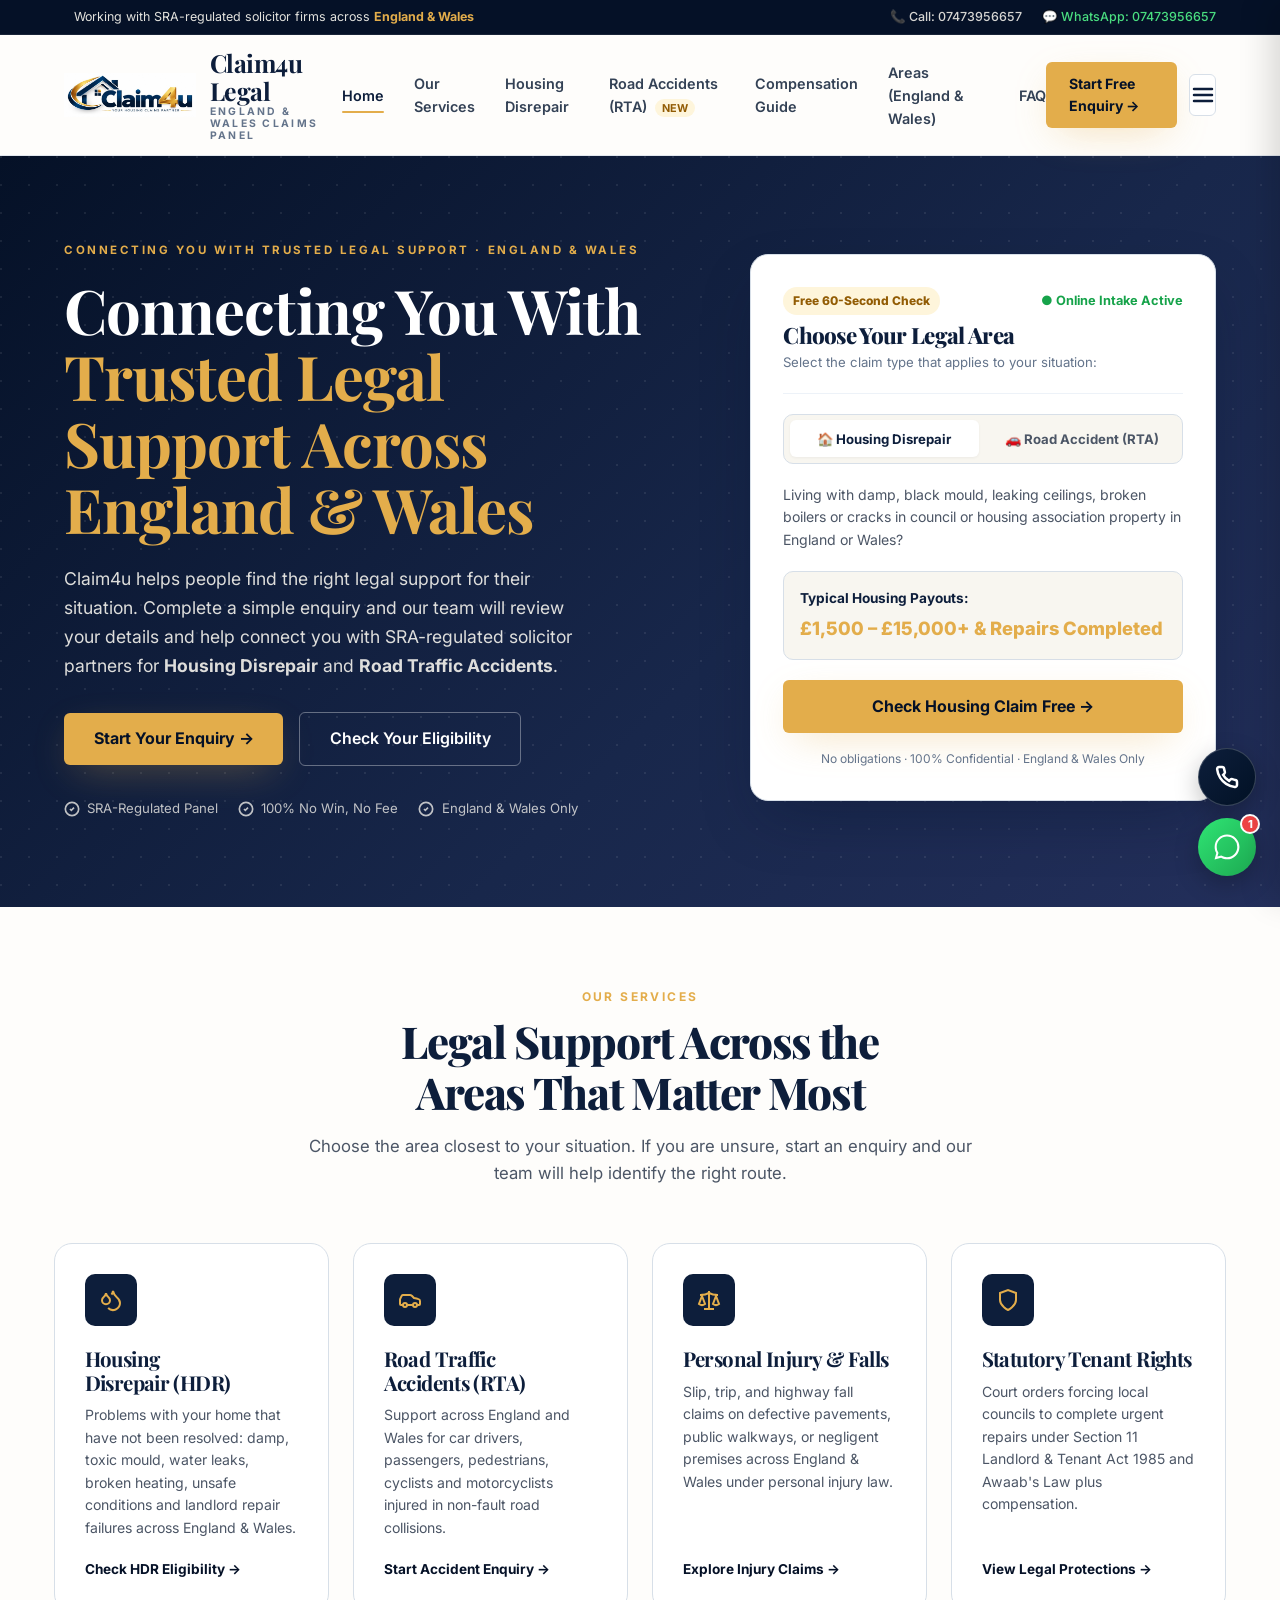
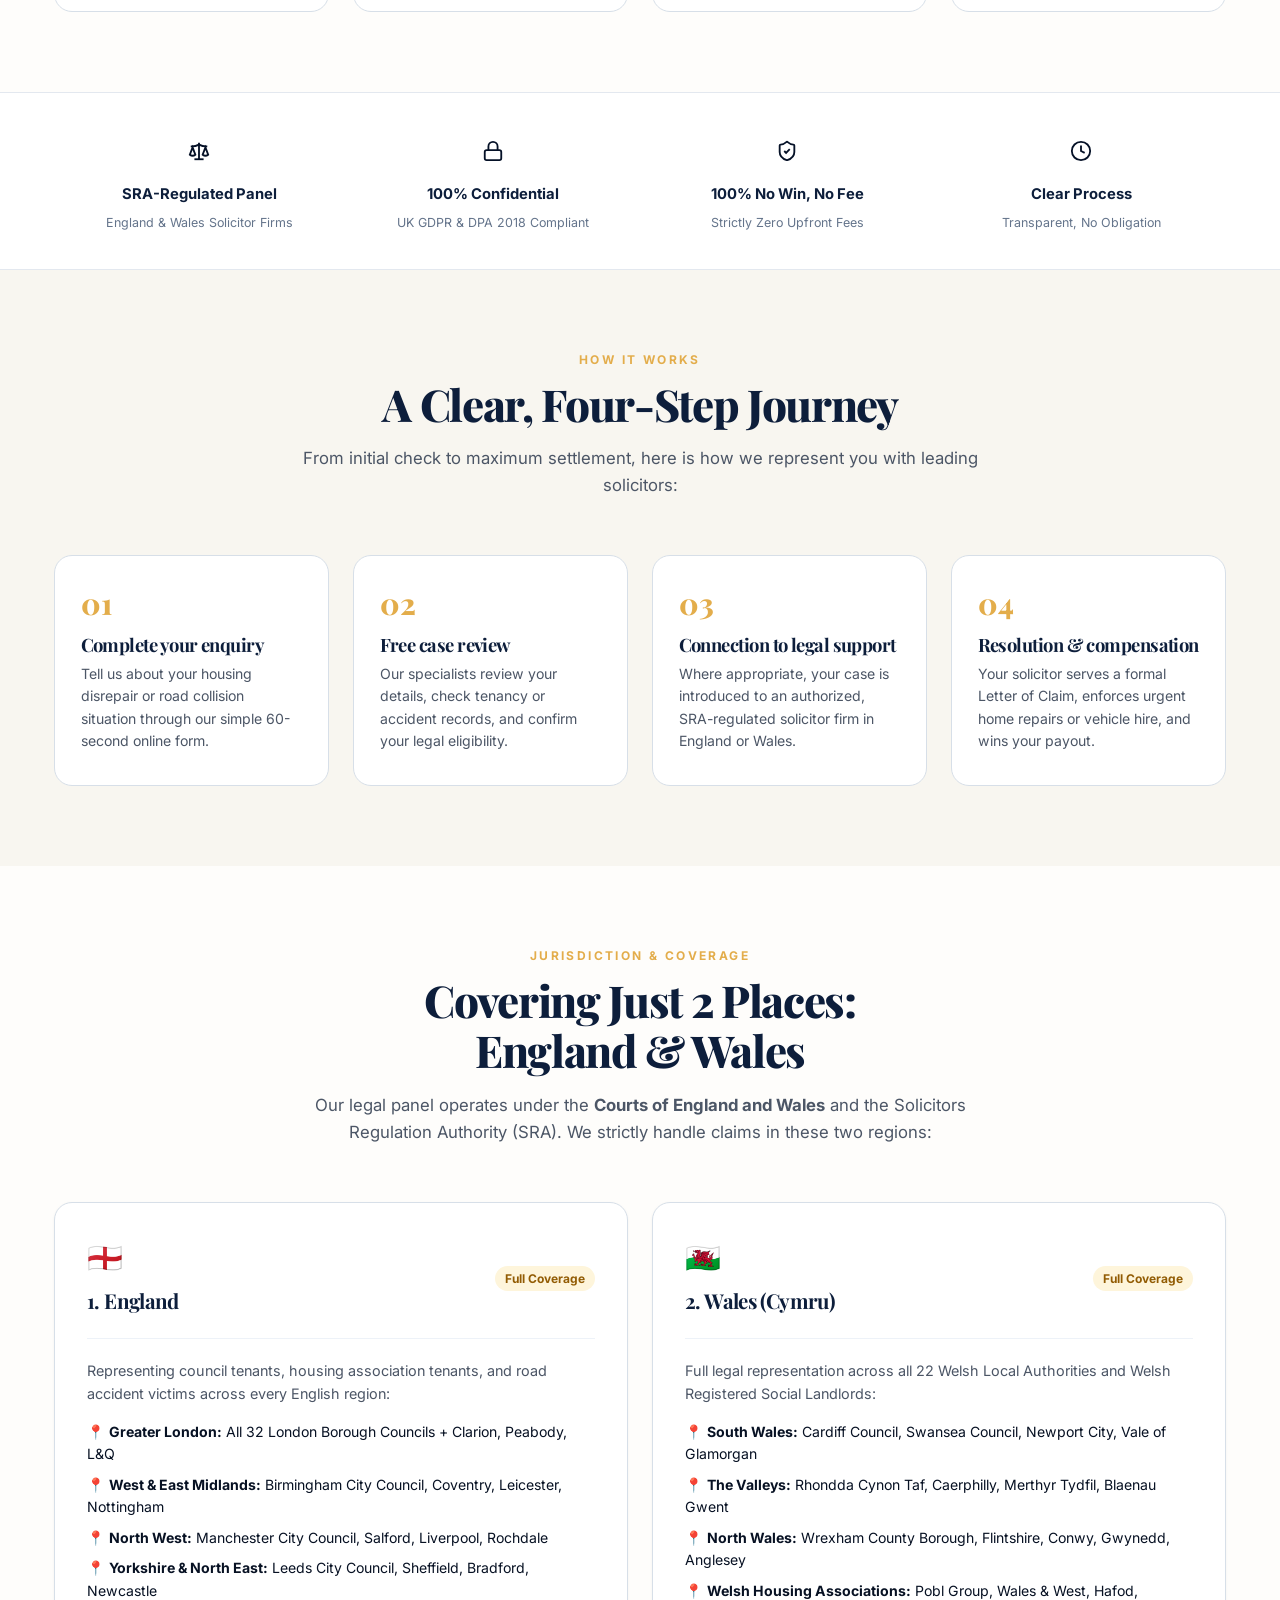
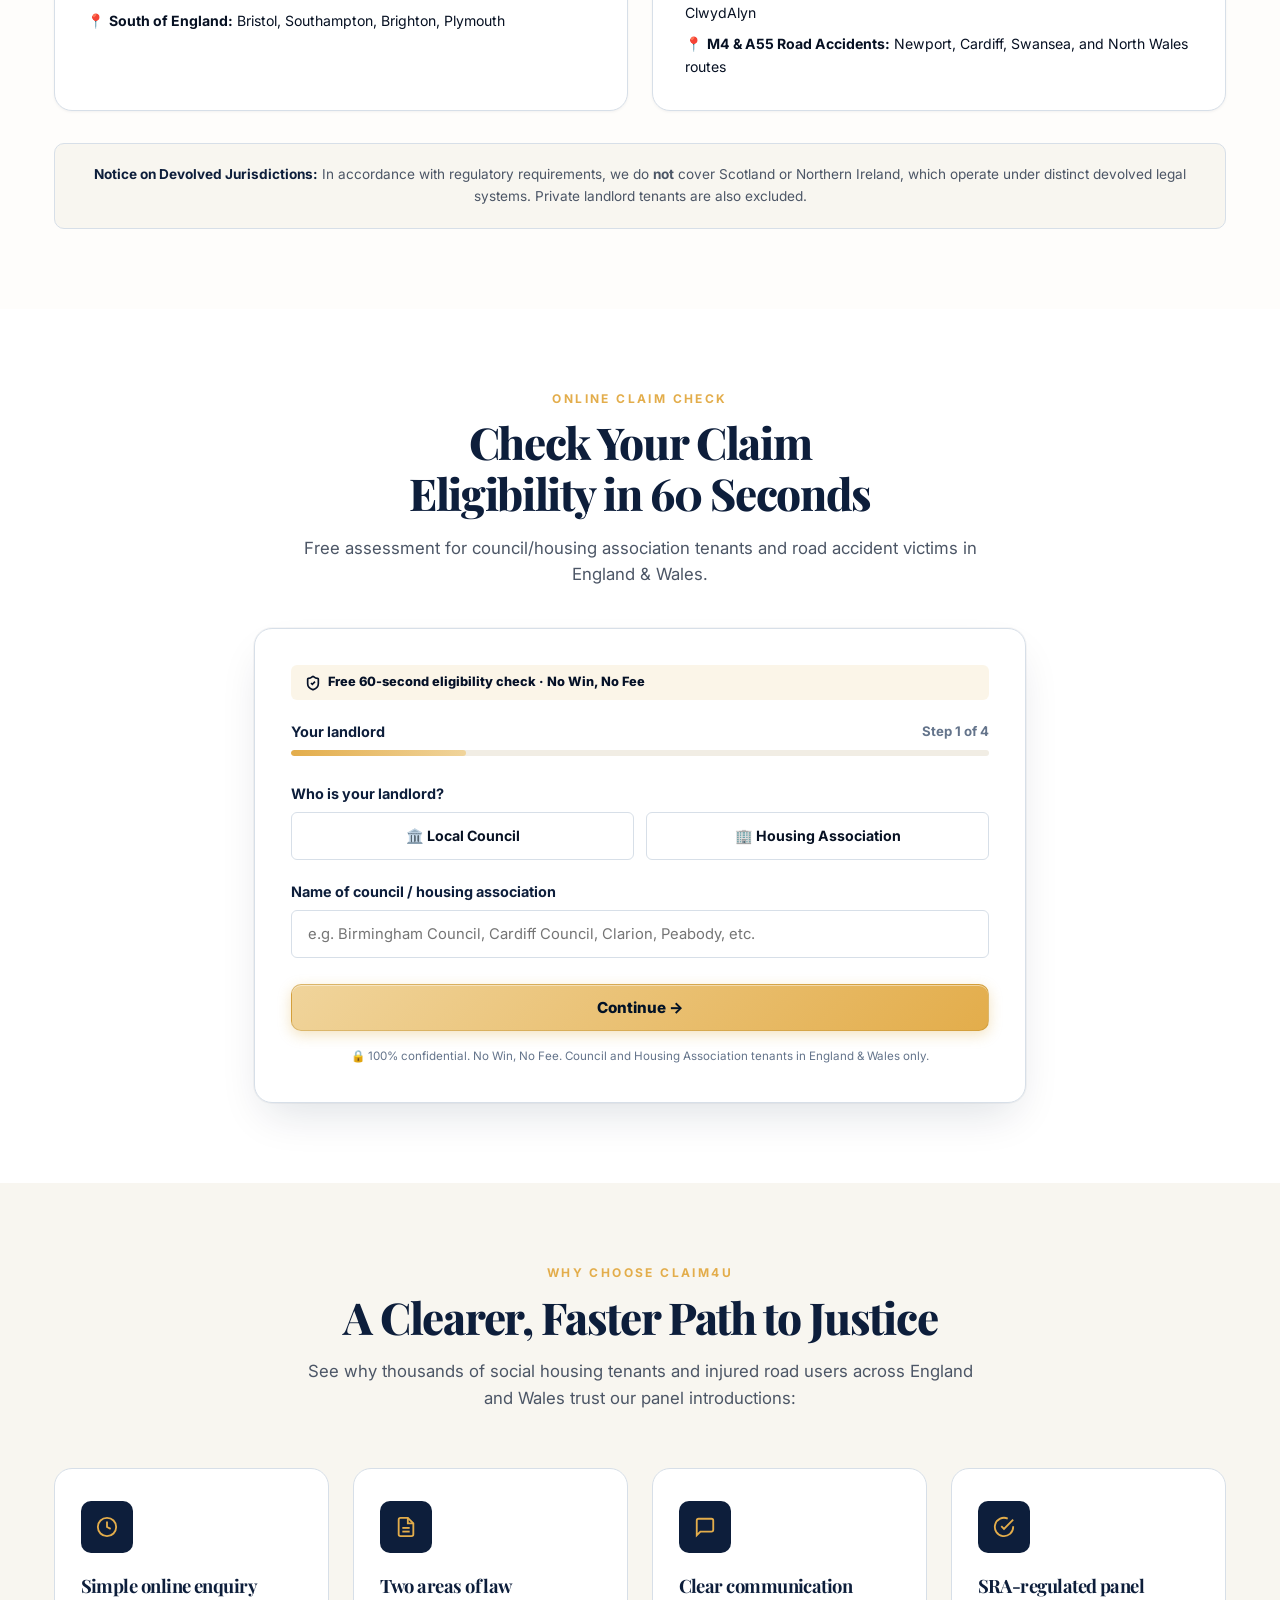
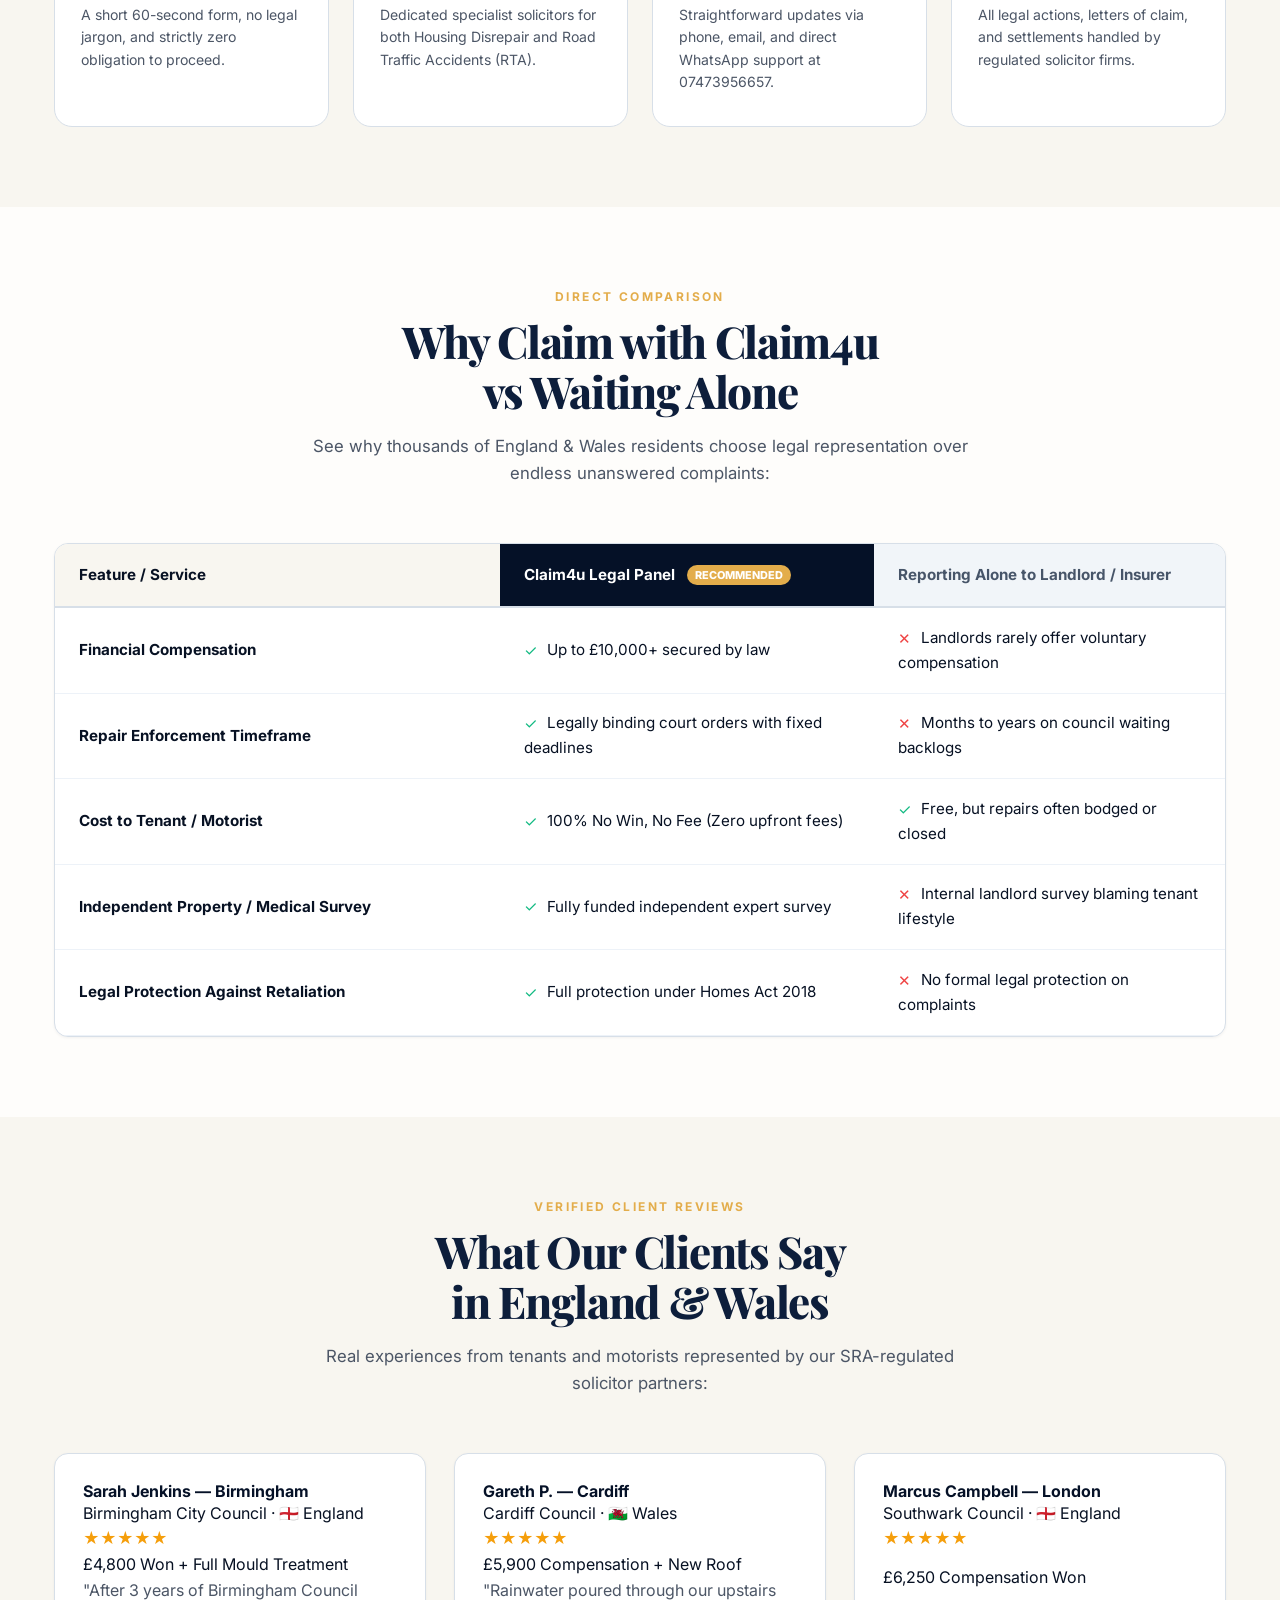
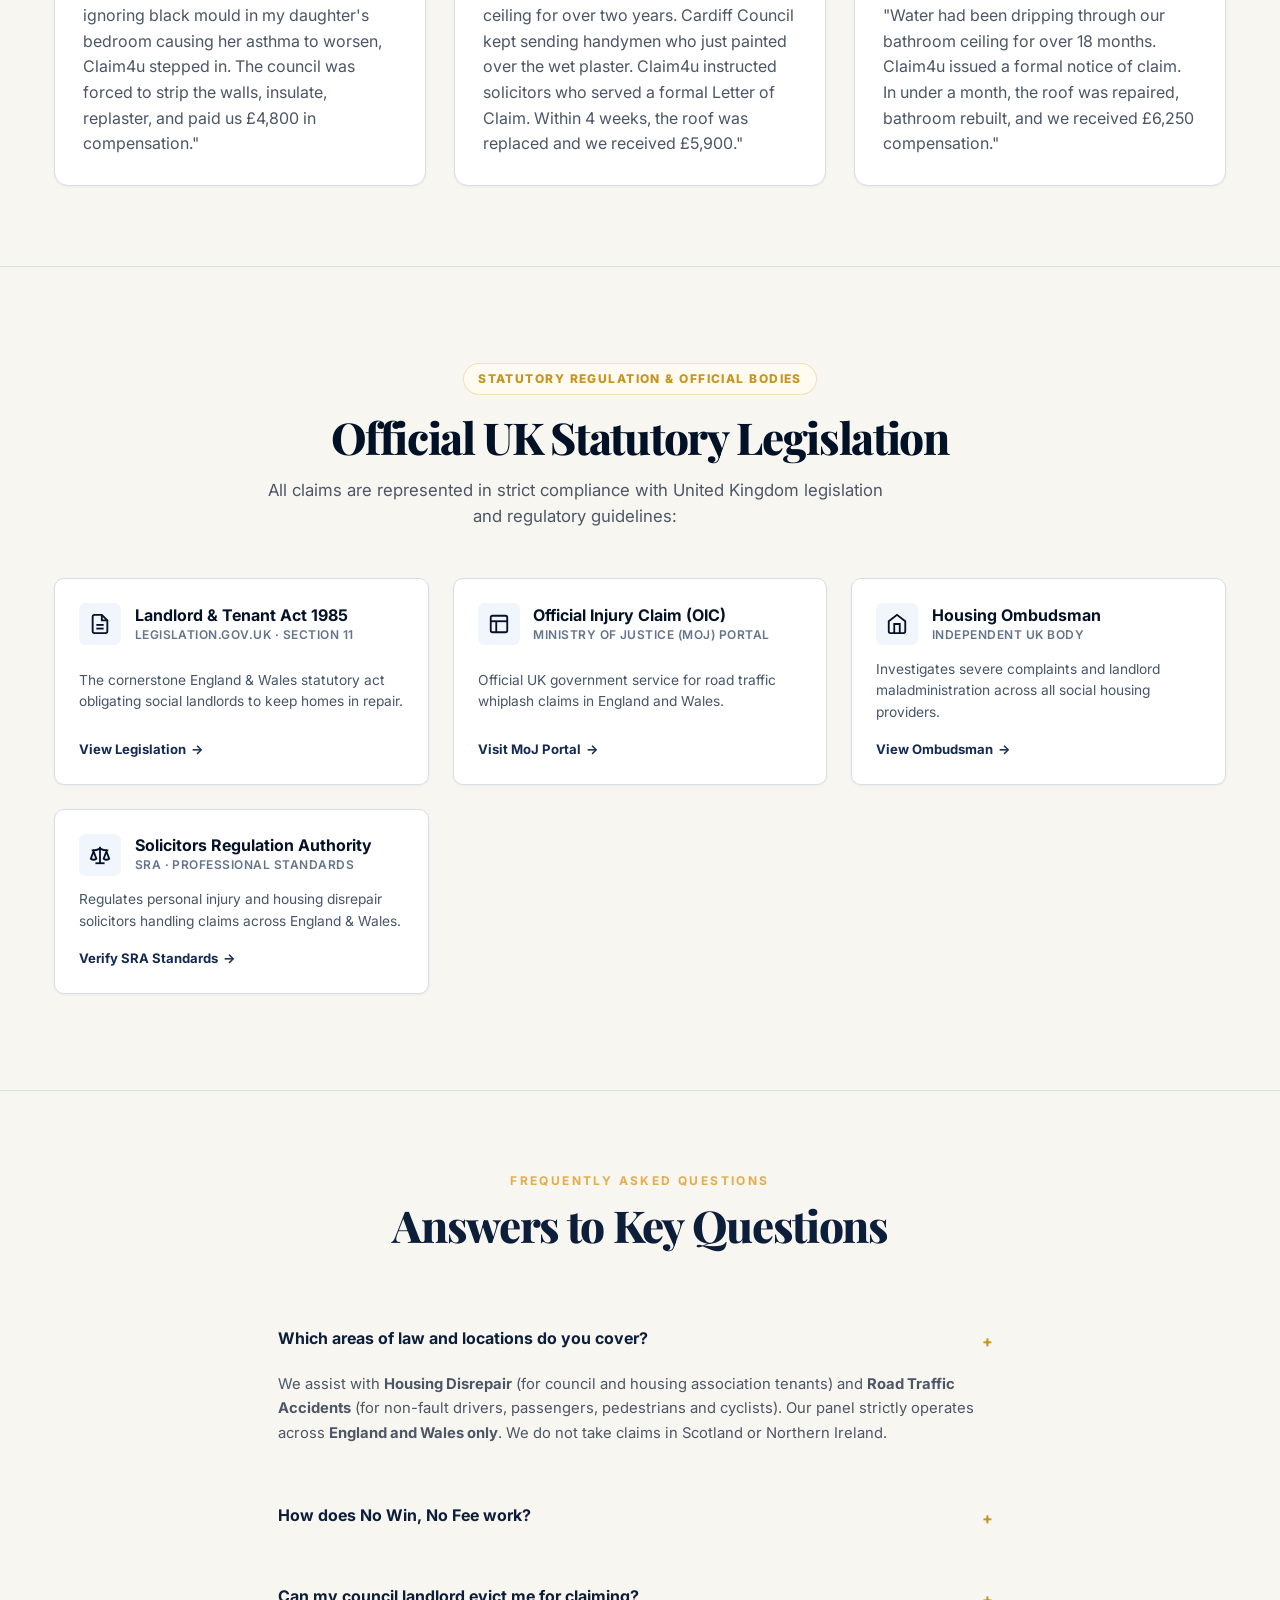
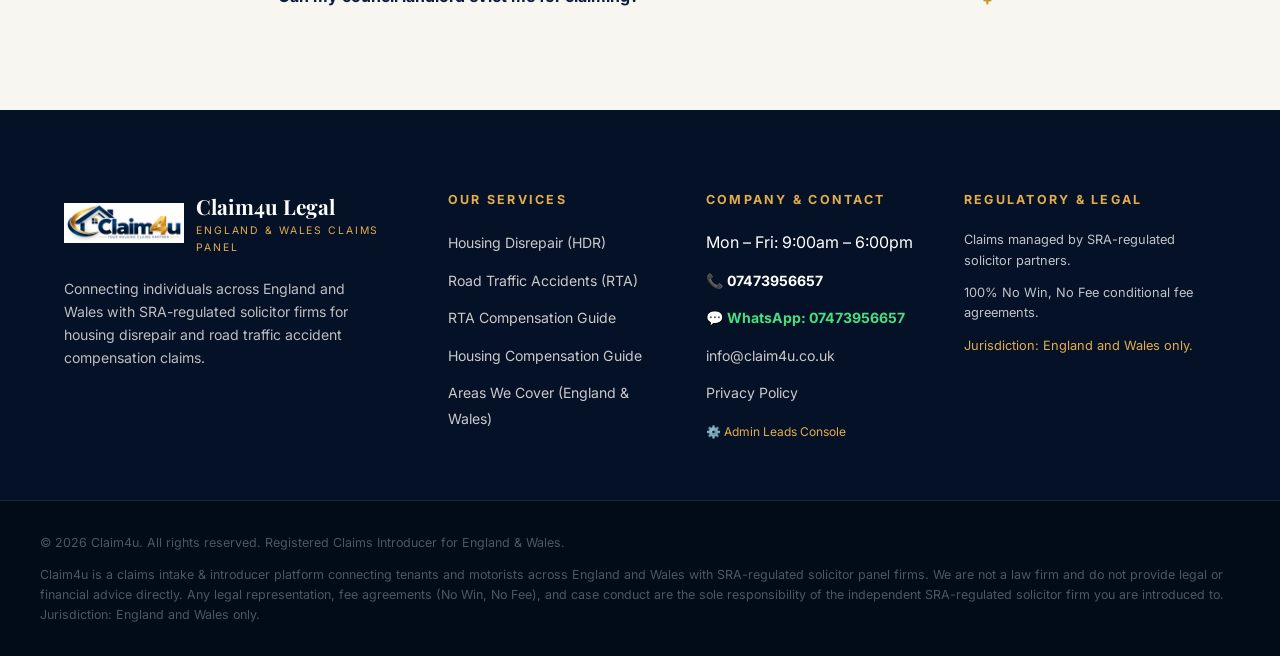
<file: index.html>
<!DOCTYPE html>
<html lang="en">

<head>
  <meta charset="utf-8" />
  <meta name="viewport" content="width=device-width, initial-scale=1.0" />

  <!-- Google tag (gtag.js) -->
  <script async src="https://www.googletagmanager.com/gtag/js?id=AW-18344158870"></script>
  <script>
    window.dataLayer = window.dataLayer || [];
    function gtag(){dataLayer.push(arguments);}
    gtag('js', new Date());
    gtag('config', 'AW-18344158870');
  </script>

  <!-- Meta Pixel Code -->
  <script>
    !function(f,b,e,v,n,t,s)
    {if(f.fbq)return;n=f.fbq=function(){n.callMethod?
    n.callMethod.apply(n,arguments):n.queue.push(arguments)};
    if(!f._fbq)f._fbq=n;n.push=n;n.loaded=!0;n.version='2.0';
    n.queue=[];t=b.createElement(e);t.async=!0;
    t.src=v;s=b.getElementsByTagName(e)[0];
    s.parentNode.insertBefore(t,s)}(window, document,'script',
    'https://connect.facebook.net/en_US/fbevents.js');
    if (window.APP_CONFIG && window.APP_CONFIG.advertising && window.APP_CONFIG.advertising.metaPixelId) {
      fbq('init', window.APP_CONFIG.advertising.metaPixelId);
      fbq('track', 'PageView');
    }
  </script>

  <title>Claim4u Legal | Connecting You With Trusted Legal Support Across England &amp; Wales</title>
  <meta name="description" content="Claim4u connects individuals across England and Wales with SRA-regulated solicitor firms for housing disrepair and road traffic accident compensation claims. 100% No Win, No Fee." />
  <meta name="keywords" content="legal support England and Wales, housing disrepair claims, road traffic accident claims, RTA compensation solicitors, council house disrepair, tenant compensation, no win no fee" />
  <meta name="author" content="Claim4u - UK Claims &amp; Solicitor Panel Introducer" />
  <meta name="robots" content="index, follow, max-image-preview:large, max-snippet:-1, max-video-preview:-1" />
  <link rel="canonical" href="https://claim4u-uk.co/" />

  <!-- Geotagging for England & Wales Local SEO -->
  <meta name="geo.region" content="GB-ENG, GB-WLS" />
  <meta name="geo.placename" content="England and Wales" />

  <!-- Open Graph / Meta Ads -->
  <meta property="og:type" content="website" />
  <meta property="og:site_name" content="Claim4u Legal" />
  <meta property="og:url" content="https://claim4u-uk.co/" />
  <meta property="og:title" content="Claim4u Legal | Connecting You With Trusted Legal Support Across England &amp; Wales" />
  <meta property="og:description" content="Complete a simple enquiry and our team will help connect you with SRA-regulated solicitors across England and Wales for housing disrepair and road traffic accidents." />
  <meta property="og:image" content="https://claim4u-uk.co/assets/hero-mould.jpg" />
  <meta property="og:locale" content="en_GB" />

  <!-- Twitter Cards -->
  <meta name="twitter:card" content="summary_large_image" />
  <meta name="twitter:title" content="Claim4u Legal | England &amp; Wales Claims Introducer" />
  <meta name="twitter:description" content="Free 60-second check for Housing Disrepair and Road Traffic Accidents in England &amp; Wales. No Win, No Fee." />
  <meta name="twitter:image" content="https://claim4u-uk.co/assets/hero-mould.jpg" />

  <meta name="theme-color" content="#051127" />

  <!-- Google Web Fonts: Playfair Display + Inter -->
  <link rel="preconnect" href="https://fonts.googleapis.com" />
  <link rel="preconnect" href="https://fonts.gstatic.com" crossorigin />
  <link href="https://fonts.googleapis.com/css2?family=Inter:wght@400;500;600;700;800&family=Playfair+Display:ital,wght@0,600;0,700;0,800;1,600&display=swap" rel="stylesheet" />

  <!-- Stylesheet -->
  <link rel="stylesheet" href="css/styles.css" />

  <!-- Schema.org Structured Data -->
  <script type="application/ld+json">
  {
    "@context": "https://schema.org",
    "@graph": [
      {
        "@type": "LegalService",
        "@id": "https://claim4u-uk.co/#organization",
        "name": "Claim4u Legal",
        "url": "https://claim4u-uk.co/",
        "logo": "https://claim4u-uk.co/assets/claim4u-logo.png",
        "image": "https://claim4u-uk.co/assets/legal-advisors.jpg",
        "description": "Connecting individuals across England and Wales with SRA-regulated solicitors for housing disrepair and road traffic accident claims.",
        "telephone": "+447473956657",
        "email": "info@claim4u.co.uk",
        "priceRange": "£0 (No Win, No Fee)",
        "areaServed": [
          { "@type": "Country", "name": "England" },
          { "@type": "Country", "name": "Wales" }
        ],
        "aggregateRating": {
          "@type": "AggregateRating",
          "ratingValue": "4.9",
          "bestRating": "5",
          "ratingCount": "487"
        }
      },
      {
        "@type": "FAQPage",
        "@id": "https://claim4u-uk.co/#faq",
        "mainEntity": [
          {
            "@type": "Question",
            "name": "Which areas of law do you cover?",
            "acceptedAnswer": {
              "@type": "Answer",
              "text": "We assist with Housing Disrepair (council and housing association tenants suffering from damp, mould, leaks and structural damage) and Road Traffic Accidents (non-fault drivers, passengers, pedestrians and cyclists) across England and Wales."
            }
          },
          {
            "@type": "Question",
            "name": "Do you cover Scotland or Northern Ireland?",
            "acceptedAnswer": {
              "@type": "Answer",
              "text": "No. Our panel exclusively operates under the jurisdiction of England and Wales and the Solicitors Regulation Authority (SRA). Scotland and Northern Ireland operate under separate legal jurisdictions and are not covered."
            }
          },
          {
            "@type": "Question",
            "name": "Is there any cost to submit an enquiry?",
            "acceptedAnswer": {
              "@type": "Answer",
              "text": "No. Submitting an enquiry is 100% free with zero obligation. If your claim proceeds, our panel solicitors operate on a strict No Win, No Fee basis."
            }
          }
        ]
      }
    ]
  }
  </script>
</head>

<body>

  <!-- CaseFlow Top Bar -->
  <div class="cfl-topbar">
    <div class="cfl-topbar-inner">
      <div class="cfl-topbar-left">
        <span class="live-dot"></span>
        <span>Working with SRA-regulated solicitor firms across <strong style="color: var(--brand-gold);">England &amp; Wales</strong></span>
      </div>
      <div class="cfl-topbar-right">
        <a href="tel:07473956657" class="cfl-topbar-link">📞 Call: 07473956657</a>
        <a href="https://wa.me/447473956657?text=Hello%20Claim4u%2C%20I%20would%20like%20to%20start%20a%20claim%20enquiry" target="_blank" rel="noopener noreferrer" class="cfl-topbar-link" style="color: #4ade80;">💬 WhatsApp: 07473956657</a>
        <a href="mailto:info@claim4u.co.uk" class="cfl-topbar-link" style="display: none; @media(min-width:768px){display:inline;}">info@claim4u.co.uk</a>
      </div>
    </div>
  </div>

  <!-- Sticky CaseFlow Header -->
  <header class="cfl-header">
    <div class="cfl-header-inner">
      <a href="index.html" class="cfl-brand" title="Claim4u Home">
        <img src="assets/claim4u-logo.png" alt="Claim4u Logo" style="height: 44px; width: auto;" />
        <div class="cfl-brand-text">
          <div class="cfl-brand-name">Claim4u Legal</div>
          <div class="cfl-brand-sub">England &amp; Wales Claims Panel</div>
        </div>
      </a>

      <!-- Desktop Navigation -->
      <nav class="cfl-nav">
        <a href="index.html" class="cfl-nav-link active">Home</a>
        <a href="#services" class="cfl-nav-link">Our Services</a>
        <a href="#hdr" class="cfl-nav-link">Housing Disrepair</a>
        <a href="rta-claims.html" class="cfl-nav-link">Road Accidents (RTA) <span class="cfl-nav-badge">NEW</span></a>
        <a href="compensation.html" class="cfl-nav-link">Compensation Guide</a>
        <a href="areas.html" class="cfl-nav-link">Areas (England &amp; Wales)</a>
        <a href="#faq" class="cfl-nav-link">FAQ</a>
      </nav>

      <!-- Action Button -->
      <div style="display: flex; align-items: center; gap: 0.75rem;">
        <a href="#enquiry" class="btn-cfl-gold" style="padding: 0.65rem 1.4rem; font-size: 0.88rem;">
          Start Free Enquiry →
        </a>

        <!-- Mobile Menu Toggle Button -->
        <button type="button" class="mobile-menu-toggle" id="mobileMenuToggle" aria-label="Open mobile menu" style="display: inline-flex; @media(min-width:1024px){display:none;}">
          <svg width="24" height="24" viewBox="0 0 24 24" fill="none" stroke="currentColor" stroke-width="2.5" stroke-linecap="round" stroke-linejoin="round">
            <line x1="3" y1="12" x2="21" y2="12"></line>
            <line x1="3" y1="6" x2="21" y2="6"></line>
            <line x1="3" y1="18" x2="21" y2="18"></line>
          </svg>
        </button>
      </div>
    </div>
  </header>

  <!-- Mobile Drawer Menu -->
  <div class="mobile-nav-overlay" id="mobileOverlay"></div>
  <div class="mobile-nav-drawer" id="mobileDrawer">
    <div class="mobile-drawer-header">
      <img src="assets/claim4u-logo.png" alt="Claim4u Logo" style="height: 38px; width: auto;" />
      <button type="button" id="mobileDrawerClose" style="background: none; border: none; font-size: 26px; cursor: pointer; color: var(--primary);">&times;</button>
    </div>
    <div class="mobile-nav-links">
      <a href="index.html" class="mobile-nav-link">Home</a>
      <a href="#services" class="mobile-nav-link">Our Services</a>
      <a href="#hdr" class="mobile-nav-link">Housing Disrepair (HDR)</a>
      <a href="rta-claims.html" class="mobile-nav-link">Road Traffic Accidents (RTA)</a>
      <a href="rta-compensation.html" class="mobile-nav-link">RTA Payout Bands</a>
      <a href="compensation.html" class="mobile-nav-link">Housing Compensation Guide</a>
      <a href="areas.html" class="mobile-nav-link">Areas We Cover (England &amp; Wales)</a>
      <a href="#faq" class="mobile-nav-link">FAQ</a>
      <a href="privacy.html" class="mobile-nav-link">Privacy Policy</a>
    </div>
    <div class="mobile-drawer-footer">
      <a href="tel:07473956657" class="btn btn-navy" style="width: 100%;">
        📞 Call 07473956657
      </a>
      <a href="https://wa.me/447473956657?text=Hello%20Claim4u%2C%20I%20want%20to%20start%20an%20enquiry" class="btn btn-whatsapp" style="width: 100%;">
        💬 WhatsApp 07473956657
      </a>
    </div>
  </div>

  <main>
    <!-- CaseFlow Style Hero Section -->
    <section class="cfl-hero-section">
      <div class="cfl-hero-pattern" aria-hidden="true"></div>
      <div class="cfl-hero-grid">

        <!-- Left Column: CaseFlow Value Proposition -->
        <div>
          <span class="cfl-hero-tag">CONNECTING YOU WITH TRUSTED LEGAL SUPPORT · ENGLAND &amp; WALES</span>
          <h1 class="cfl-hero-title">
            Connecting You With
            <span class="gold-text">Trusted Legal Support Across England &amp; Wales</span>
          </h1>
          <p class="cfl-hero-desc">
            Claim4u helps people find the right legal support for their situation. Complete a simple enquiry and our team will review your details and help connect you with SRA-regulated solicitor partners for <strong>Housing Disrepair</strong> and <strong>Road Traffic Accidents</strong>.
          </p>

          <div class="cfl-hero-actions">
            <a href="#enquiry" class="btn-cfl-gold">
              Start Your Enquiry →
            </a>
            <a href="#eligibility" class="btn-cfl-outline">
              Check Your Eligibility
            </a>
          </div>

          <div class="cfl-hero-badges">
            <span class="cfl-hero-badge-item">
              <svg width="16" height="16" viewBox="0 0 24 24" fill="none" stroke="currentColor" stroke-width="2.5"><circle cx="12" cy="12" r="10"></circle><path d="m9 12 2 2 4-4"></path></svg>
              SRA-Regulated Panel
            </span>
            <span class="cfl-hero-badge-item">
              <svg width="16" height="16" viewBox="0 0 24 24" fill="none" stroke="currentColor" stroke-width="2.5"><circle cx="12" cy="12" r="10"></circle><path d="m9 12 2 2 4-4"></path></svg>
              100% No Win, No Fee
            </span>
            <span class="cfl-hero-badge-item">
              <svg width="16" height="16" viewBox="0 0 24 24" fill="none" stroke="currentColor" stroke-width="2.5"><circle cx="12" cy="12" r="10"></circle><path d="m9 12 2 2 4-4"></path></svg>
              England &amp; Wales Only
            </span>
          </div>
        </div>

        <!-- Right Column: Interactive Quick Selector Card -->
        <div class="cfl-hero-card">
          <div class="cfl-card-header">
            <div style="display: flex; align-items: center; justify-content: space-between; margin-bottom: 0.5rem;">
              <span style="font-size: 0.75rem; font-weight: 800; background: var(--gold-100); color: #925c04; padding: 4px 10px; border-radius: 20px;">
                Free 60-Second Check
              </span>
              <span style="font-size: 0.8rem; color: #16a34a; font-weight: 700;">● Online Intake Active</span>
            </div>
            <h3 class="cfl-card-title">Choose Your Legal Area</h3>
            <p class="cfl-card-sub">Select the claim type that applies to your situation:</p>
          </div>

          <!-- Dual Tab Switcher -->
          <div class="cfl-tab-switcher">
            <button type="button" class="cfl-tab-btn active" id="tabHdrBtn" onclick="switchHeroTab('hdr')">
              🏠 Housing Disrepair
            </button>
            <button type="button" class="cfl-tab-btn" id="tabRtaBtn" onclick="switchHeroTab('rta')">
              🚗 Road Accident (RTA)
            </button>
          </div>

          <!-- Quick Preview 1: Housing Disrepair -->
          <div id="heroPreviewHdr" style="display: block;">
            <p style="font-size: 0.88rem; line-height: 1.6; color: var(--foreground-muted); margin-bottom: 1.25rem;">
              Living with damp, black mould, leaking ceilings, broken boilers or cracks in council or housing association property in England or Wales?
            </p>
            <div style="background: var(--surface); border: 1px solid var(--border); border-radius: var(--radius-md); padding: 1rem; margin-bottom: 1.25rem; font-size: 0.85rem;">
              <div style="font-weight: 700; color: var(--primary); margin-bottom: 0.25rem;">Typical Housing Payouts:</div>
              <div style="color: var(--brand-gold); font-weight: 800; font-size: 1.15rem;">£1,500 – £15,000+ &amp; Repairs Completed</div>
            </div>
            <a href="#enquiry" class="btn-cfl-gold" style="width: 100%;">
              Check Housing Claim Free →
            </a>
          </div>

          <!-- Quick Preview 2: Road Traffic Accident -->
          <div id="heroPreviewRta" style="display: none;">
            <p style="font-size: 0.88rem; line-height: 1.6; color: var(--foreground-muted); margin-bottom: 1.25rem;">
              Involved in a car, taxi, motorbike, bicycle, or pedestrian accident in England or Wales that was not your fault?
            </p>
            <div style="background: var(--surface); border: 1px solid var(--border); border-radius: var(--radius-md); padding: 1rem; margin-bottom: 1.25rem; font-size: 0.85rem;">
              <div style="font-weight: 700; color: var(--primary); margin-bottom: 0.25rem;">Typical RTA Payouts:</div>
              <div style="color: var(--brand-gold); font-weight: 800; font-size: 1.15rem;">£2,000 – £55,000+ &amp; Replacement Hire</div>
            </div>
            <a href="rta-claims.html" class="btn-cfl-gold" style="width: 100%;">
              Check Road Accident Claim →
            </a>
          </div>

          <div style="font-size: 0.75rem; color: var(--foreground-subtle); text-align: center; margin-top: 1rem;">
            No obligations · 100% Confidential · England &amp; Wales Only
          </div>
        </div>

      </div>
    </section>

    <!-- CaseFlow Services Grid -->
    <section class="cfl-section" id="services">
      <div class="container">
        <div class="cfl-section-header">
          <span class="cfl-section-tag">OUR SERVICES</span>
          <h2 class="cfl-section-title">Legal Support Across the Areas That Matter Most</h2>
          <p class="cfl-section-sub">
            Choose the area closest to your situation. If you are unsure, start an enquiry and our team will help identify the right route.
          </p>
        </div>

        <div class="cfl-services-grid">
          <!-- Service 1: Housing Disrepair -->
          <a href="#hdr" class="cfl-service-card">
            <div class="cfl-icon-box">
              <svg width="24" height="24" viewBox="0 0 24 24" fill="none" stroke="currentColor" stroke-width="2"><path d="M7 16.3c2.2 0 4-1.83 4-4.05 0-1.16-.57-2.26-1.71-3.19S7.29 6.75 7 5.3c-.29 1.45-1.14 2.84-2.29 3.76S3 11.1 3 12.25c0 2.22 1.8 4.05 4 4.05z"></path><path d="M12.56 6.6A10.97 10.97 0 0 0 14 3.02c.5 2.5 2 4.9 4 6.5s3 3.5 3 5.5a6.98 6.98 0 0 1-11.91 4.97"></path></svg>
            </div>
            <h3 class="cfl-card-heading">Housing Disrepair (HDR)</h3>
            <p class="cfl-card-body">
              Problems with your home that have not been resolved: damp, toxic mould, water leaks, broken heating, unsafe conditions and landlord repair failures across England &amp; Wales.
            </p>
            <div class="cfl-card-link-action">
              Check HDR Eligibility →
            </div>
          </a>

          <!-- Service 2: Road Traffic Accidents -->
          <a href="rta-claims.html" class="cfl-service-card">
            <div class="cfl-icon-box">
              <svg width="24" height="24" viewBox="0 0 24 24" fill="none" stroke="currentColor" stroke-width="2"><path d="M19 17h2c.6 0 1-.4 1-1v-3c0-.9-.7-1.7-1.5-1.9C18.7 10.6 16 10 16 10s-1.3-1.4-2.2-2.3c-.5-.4-1.1-.7-1.8-.7H5c-.6 0-1.1.4-1.4.9l-1.4 2.9A3.7 3.7 0 0 0 2 12v4c0 .6.4 1 1 1h2"></path><circle cx="7" cy="17" r="2"></circle><path d="M9 17h6"></path><circle cx="17" cy="17" r="2"></circle></svg>
            </div>
            <h3 class="cfl-card-heading">Road Traffic Accidents (RTA)</h3>
            <p class="cfl-card-body">
              Support across England and Wales for car drivers, passengers, pedestrians, cyclists and motorcyclists injured in non-fault road collisions.
            </p>
            <div class="cfl-card-link-action">
              Start Accident Enquiry →
            </div>
          </a>

          <!-- Service 3: Personal Injury & Slips -->
          <a href="#services" class="cfl-service-card">
            <div class="cfl-icon-box">
              <svg width="24" height="24" viewBox="0 0 24 24" fill="none" stroke="currentColor" stroke-width="2"><path d="M12 3v18"></path><path d="m19 8 3 8a5 5 0 0 1-6 0zV7"></path><path d="M3 7h1a17 17 0 0 0 8-2 17 17 0 0 0 8 2h1"></path><path d="m5 8 3 8a5 5 0 0 1-6 0zV7"></path><path d="M7 21h10"></path></svg>
            </div>
            <h3 class="cfl-card-heading">Personal Injury &amp; Falls</h3>
            <p class="cfl-card-body">
              Slip, trip, and highway fall claims on defective pavements, public walkways, or negligent premises across England &amp; Wales under personal injury law.
            </p>
            <div class="cfl-card-link-action">
              Explore Injury Claims →
            </div>
          </a>

          <!-- Service 4: Statutory Tenant Rights -->
          <a href="#rights" class="cfl-service-card">
            <div class="cfl-icon-box">
              <svg width="24" height="24" viewBox="0 0 24 24" fill="none" stroke="currentColor" stroke-width="2"><path d="M12 22s8-4 8-10V5l-8-3-8 3v7c0 6 8 10 8 10z"></path></svg>
            </div>
            <h3 class="cfl-card-heading">Statutory Tenant Rights</h3>
            <p class="cfl-card-body">
              Court orders forcing local councils to complete urgent repairs under Section 11 Landlord &amp; Tenant Act 1985 and Awaab's Law plus compensation.
            </p>
            <div class="cfl-card-link-action">
              View Legal Protections →
            </div>
          </a>
        </div>
      </div>
    </section>

    <!-- CaseFlow Trust Bar -->
    <section class="cfl-trust-bar">
      <div class="cfl-trust-grid">
        <div class="cfl-trust-item">
          <div class="cfl-trust-icon-wrap">
            <svg width="22" height="22" viewBox="0 0 24 24" fill="none" stroke="currentColor" stroke-width="2"><path d="M12 3v18"></path><path d="m19 8 3 8a5 5 0 0 1-6 0zV7"></path><path d="M3 7h1a17 17 0 0 0 8-2 17 17 0 0 0 8 2h1"></path><path d="m5 8 3 8a5 5 0 0 1-6 0zV7"></path><path d="M7 21h10"></path></svg>
          </div>
          <div class="cfl-trust-title">SRA-Regulated Panel</div>
          <div class="cfl-trust-sub">England &amp; Wales Solicitor Firms</div>
        </div>

        <div class="cfl-trust-item">
          <div class="cfl-trust-icon-wrap">
            <svg width="22" height="22" viewBox="0 0 24 24" fill="none" stroke="currentColor" stroke-width="2"><rect width="18" height="11" x="3" y="11" rx="2" ry="2"></rect><path d="M7 11V7a5 5 0 0 1 10 0v4"></path></svg>
          </div>
          <div class="cfl-trust-title">100% Confidential</div>
          <div class="cfl-trust-sub">UK GDPR &amp; DPA 2018 Compliant</div>
        </div>

        <div class="cfl-trust-item">
          <div class="cfl-trust-icon-wrap">
            <svg width="22" height="22" viewBox="0 0 24 24" fill="none" stroke="currentColor" stroke-width="2"><path d="M20 13c0 5-3.5 7.5-7.66 8.95a1 1 0 0 1-.67-.01C7.5 20.5 4 18 4 13V6a1 1 0 0 1 1-1c2 0 4.5-1.2 6.24-2.72a1.17 1.17 0 0 1 1.52 0C14.51 3.81 17 5 19 5a1 1 0 0 1 1 1z"></path><path d="m9 12 2 2 4-4"></path></svg>
          </div>
          <div class="cfl-trust-title">100% No Win, No Fee</div>
          <div class="cfl-trust-sub">Strictly Zero Upfront Fees</div>
        </div>

        <div class="cfl-trust-item">
          <div class="cfl-trust-icon-wrap">
            <svg width="22" height="22" viewBox="0 0 24 24" fill="none" stroke="currentColor" stroke-width="2"><circle cx="12" cy="12" r="10"></circle><polyline points="12 6 12 12 16 14"></polyline></svg>
          </div>
          <div class="cfl-trust-title">Clear Process</div>
          <div class="cfl-trust-sub">Transparent, No Obligation</div>
        </div>
      </div>
    </section>

    <!-- CaseFlow How It Works -->
    <section class="cfl-section" id="how" style="background: var(--surface);">
      <div class="container">
        <div class="cfl-section-header">
          <span class="cfl-section-tag">HOW IT WORKS</span>
          <h2 class="cfl-section-title">A Clear, Four-Step Journey</h2>
          <p class="cfl-section-sub">
            From initial check to maximum settlement, here is how we represent you with leading solicitors:
          </p>
        </div>

        <div class="cfl-steps-grid">
          <div class="cfl-step-card">
            <div class="cfl-step-num">01</div>
            <h3 class="cfl-step-title">Complete your enquiry</h3>
            <p class="cfl-step-desc">
              Tell us about your housing disrepair or road collision situation through our simple 60-second online form.
            </p>
          </div>

          <div class="cfl-step-card">
            <div class="cfl-step-num">02</div>
            <h3 class="cfl-step-title">Free case review</h3>
            <p class="cfl-step-desc">
              Our specialists review your details, check tenancy or accident records, and confirm your legal eligibility.
            </p>
          </div>

          <div class="cfl-step-card">
            <div class="cfl-step-num">03</div>
            <h3 class="cfl-step-title">Connection to legal support</h3>
            <p class="cfl-step-desc">
              Where appropriate, your case is introduced to an authorized, SRA-regulated solicitor firm in England or Wales.
            </p>
          </div>

          <div class="cfl-step-card">
            <div class="cfl-step-num">04</div>
            <h3 class="cfl-step-title">Resolution &amp; compensation</h3>
            <p class="cfl-step-desc">
              Your solicitor serves a formal Letter of Claim, enforces urgent home repairs or vehicle hire, and wins your payout.
            </p>
          </div>
        </div>
      </div>
    </section>

    <!-- Two Places Only: England & Wales Section -->
    <section class="cfl-section" id="areas-section">
      <div class="container">
        <div class="cfl-section-header">
          <span class="cfl-section-tag">JURISDICTION &amp; COVERAGE</span>
          <h2 class="cfl-section-title">Covering Just 2 Places: England &amp; Wales</h2>
          <p class="cfl-section-sub">
            Our legal panel operates under the <strong>Courts of England and Wales</strong> and the Solicitors Regulation Authority (SRA). We strictly handle claims in these two regions:
          </p>
        </div>

        <div class="cfl-location-grid">
          <!-- Place 1: England -->
          <div class="cfl-location-card">
            <div class="cfl-location-header">
              <div>
                <span class="cfl-location-flag">🏴󠁧󠁢󠁥󠁮󠁧󠁿</span>
                <h3 class="cfl-card-heading" style="margin-top: 0.5rem;">1. England</h3>
              </div>
              <span class="cfl-location-pill">Full Coverage</span>
            </div>
            <p style="color: var(--foreground-muted); font-size: 0.9rem; line-height: 1.6; margin-bottom: 1rem;">
              Representing council tenants, housing association tenants, and road accident victims across every English region:
            </p>
            <ul style="list-style: none; display: flex; flex-direction: column; gap: 0.5rem; font-size: 0.88rem; color: var(--foreground);">
              <li>📍 <strong>Greater London:</strong> All 32 London Borough Councils + Clarion, Peabody, L&amp;Q</li>
              <li>📍 <strong>West &amp; East Midlands:</strong> Birmingham City Council, Coventry, Leicester, Nottingham</li>
              <li>📍 <strong>North West:</strong> Manchester City Council, Salford, Liverpool, Rochdale</li>
              <li>📍 <strong>Yorkshire &amp; North East:</strong> Leeds City Council, Sheffield, Bradford, Newcastle</li>
              <li>📍 <strong>South of England:</strong> Bristol, Southampton, Brighton, Plymouth</li>
            </ul>
          </div>

          <!-- Place 2: Wales -->
          <div class="cfl-location-card">
            <div class="cfl-location-header">
              <div>
                <span class="cfl-location-flag">🏴󠁧󠁢󠁷󠁬󠁳󠁿</span>
                <h3 class="cfl-card-heading" style="margin-top: 0.5rem;">2. Wales (Cymru)</h3>
              </div>
              <span class="cfl-location-pill">Full Coverage</span>
            </div>
            <p style="color: var(--foreground-muted); font-size: 0.9rem; line-height: 1.6; margin-bottom: 1rem;">
              Full legal representation across all 22 Welsh Local Authorities and Welsh Registered Social Landlords:
            </p>
            <ul style="list-style: none; display: flex; flex-direction: column; gap: 0.5rem; font-size: 0.88rem; color: var(--foreground);">
              <li>📍 <strong>South Wales:</strong> Cardiff Council, Swansea Council, Newport City, Vale of Glamorgan</li>
              <li>📍 <strong>The Valleys:</strong> Rhondda Cynon Taf, Caerphilly, Merthyr Tydfil, Blaenau Gwent</li>
              <li>📍 <strong>North Wales:</strong> Wrexham County Borough, Flintshire, Conwy, Gwynedd, Anglesey</li>
              <li>📍 <strong>Welsh Housing Associations:</strong> Pobl Group, Wales &amp; West, Hafod, ClwydAlyn</li>
              <li>📍 <strong>M4 &amp; A55 Road Accidents:</strong> Newport, Cardiff, Swansea, and North Wales routes</li>
            </ul>
          </div>
        </div>

        <div style="margin-top: 2rem; background: var(--surface); border: 1px solid var(--border); border-radius: var(--radius-md); padding: 1.25rem; font-size: 0.85rem; color: var(--foreground-muted); text-align: center;">
          <strong style="color: var(--primary);">Notice on Devolved Jurisdictions:</strong> In accordance with regulatory requirements, we do <strong>not</strong> cover Scotland or Northern Ireland, which operate under distinct devolved legal systems. Private landlord tenants are also excluded.
        </div>
      </div>
    </section>

    <!-- Interactive Multi-Step Claim Intake Wizard Section -->
    <section class="cfl-section" id="enquiry" style="background: #ffffff;">
      <div class="container" style="max-width: 820px;">
        <div class="cfl-section-header" style="margin-bottom: 2.5rem;">
          <span class="cfl-section-tag">ONLINE CLAIM CHECK</span>
          <h2 class="cfl-section-title">Check Your Claim Eligibility in 60 Seconds</h2>
          <p class="cfl-section-sub">
            Free assessment for council/housing association tenants and road accident victims in England &amp; Wales.
          </p>
        </div>

        <!-- Claim Wizard Card -->
        <div class="claim-wizard-card" id="claimWizard">
          <div class="wizard-badge">
            <svg width="16" height="16" viewBox="0 0 24 24" fill="none" stroke="currentColor" stroke-width="2.5">
              <path d="M20 13c0 5-3.5 7.5-7.66 8.95a1 1 0 0 1-.67-.01C7.5 20.5 4 18 4 13V6a1 1 0 0 1 1-1c2 0 4.5-1.2 6.24-2.72a1.17 1.17 0 0 1 1.52 0C14.51 3.81 17 5 19 5a1 1 0 0 1 1 1z"></path>
              <path d="m9 12 2 2 4-4"></path>
            </svg>
            Free 60-second eligibility check · No Win, No Fee
          </div>

          <!-- Progress Header -->
          <div class="wizard-progress-header">
            <span class="wizard-step-name" id="wizardProgressTitle">Your landlord</span>
            <span id="wizardStepNumber">Step 1 of 4</span>
          </div>
          <div class="wizard-progress-bar-bg">
            <div class="wizard-progress-bar-fill" id="wizardProgressBar" style="width: 25%;"></div>
          </div>

          <!-- Form Content -->
          <form id="wizardForm" novalidate>

            <!-- STEP 0: Your Landlord & Tenancy -->
            <div class="form-step active" id="step-0">
              <div class="form-group">
                <label class="form-label">Who is your landlord?</label>
                <div class="choice-grid-2">
                  <button type="button" class="choice-btn landlord-type-btn" data-type="council">
                    🏛️ Local Council
                  </button>
                  <button type="button" class="choice-btn landlord-type-btn" data-type="housing_association">
                    🏢 Housing Association
                  </button>
                </div>
                <div class="form-error" id="error-landlord_type" style="display: none;"></div>
              </div>

              <div class="form-group">
                <label for="landlord_name" class="form-label">Name of council / housing association</label>
                <input type="text" id="landlord_name" name="landlord_name" class="form-input"
                  placeholder="e.g. Birmingham Council, Cardiff Council, Clarion, Peabody, etc." autocomplete="off" />
                <div class="form-error" id="error-landlord_name" style="display: none;"></div>
              </div>
            </div>

            <!-- STEP 1: The Damage -->
            <div class="form-step" id="step-1">
              <div class="form-group">
                <label class="form-label">Type of damage (select all that apply)</label>
                <div class="damage-chips-grid">
                  <button type="button" class="damage-chip" data-damage="Damp & Mould">💧 Damp &amp; Mould</button>
                  <button type="button" class="damage-chip" data-damage="Structural Cracks">🧱 Structural Cracks</button>
                  <button type="button" class="damage-chip" data-damage="Infestation">🐀 Infestation (rats, pests)</button>
                  <button type="button" class="damage-chip" data-damage="Leaks / Water Damage">🚰 Leaks / Water Ingress</button>
                  <button type="button" class="damage-chip" data-damage="Broken Heating / Boiler">🔥 Broken Boiler / Heating</button>
                  <button type="button" class="damage-chip" data-damage="Doors / Windows">🚪 Defective Doors / Windows</button>
                  <button type="button" class="damage-chip" data-damage="Other Disrepair">⚠️ Other Disrepair</button>
                </div>
                <div class="form-error" id="error-damage_types" style="display: none;"></div>
              </div>

              <div class="form-group">
                <label for="estimated_cost_band" class="form-label">Estimated cost of repairs</label>
                <select id="estimated_cost_band" name="estimated_cost_band" class="form-select">
                  <option value="">Select an estimate...</option>
                  <option value="under_1k">Under £1,000 (may not qualify)</option>
                  <option value="1k_5k">£1,000 – £5,000</option>
                  <option value="5k_10k">£5,000 – £10,000</option>
                  <option value="over_10k">Over £10,000</option>
                  <option value="unsure">Not sure / Unassessed</option>
                </select>
                <div class="form-error" id="error-estimated_cost_band" style="display: none;"></div>
              </div>
            </div>

            <!-- STEP 2: Details & Photos -->
            <div class="form-step" id="step-2">
              <div class="form-group">
                <label for="description" class="form-label">Describe the disrepair and how long it's been reported</label>
                <textarea id="description" name="description" class="form-textarea" rows="4"
                  placeholder="e.g. Black mould in both bedrooms for over 18 months. Reported to council four times, no repairs carried out."></textarea>
              </div>

              <div class="form-group">
                <label class="form-label">Upload photos of the damage (optional, max 8)</label>
                <div class="photo-upload-zone" id="photoDropZone">
                  <input type="file" id="photoInput" accept="image/*" multiple style="display: none;" />
                  <div class="photo-upload-content" id="photoUploadTrigger">
                    <svg width="32" height="32" viewBox="0 0 24 24" fill="none" stroke="currentColor" stroke-width="2">
                      <rect width="18" height="18" x="3" y="3" rx="2" ry="2"></rect>
                      <circle cx="9" cy="9" r="2"></circle>
                      <path d="m21 15-3.086-3.086a2 2 0 0 0-2.828 0L6 21"></path>
                    </svg>
                    <span id="photoUploadText" style="font-size: 0.85rem; font-weight: 600;">Click to upload photos</span>
                  </div>
                </div>
                <div class="photo-previews-grid" id="photoPreviewContainer"></div>
              </div>
            </div>

            <!-- STEP 3: Contact Details -->
            <div class="form-step" id="step-3">
              <div class="form-group">
                <label for="full_name" class="form-label">Your full name</label>
                <input type="text" id="full_name" name="full_name" class="form-input" placeholder="e.g. Sarah Jenkins" required />
                <div class="form-error" id="error-full_name" style="display: none;"></div>
              </div>

              <div class="form-group">
                <label for="phone" class="form-label">Telephone contact number</label>
                <input type="tel" id="phone" name="phone" class="form-input" placeholder="e.g. 07473956657" required />
                <div class="form-error" id="error-phone" style="display: none;"></div>
              </div>

              <div class="form-group">
                <label for="email" class="form-label">Email address</label>
                <input type="email" id="email" name="email" class="form-input" placeholder="e.g. sarah@example.co.uk" required />
                <div class="form-error" id="error-email" style="display: none;"></div>
              </div>

              <div class="form-group">
                <label for="postcode" class="form-label">Postcode (England or Wales)</label>
                <input type="text" id="postcode" name="postcode" class="form-input" placeholder="e.g. B1 1BB or CF10 1AA" required />
                <div id="postcode-lookup-feedback" style="display: none; font-size: 0.8rem; margin-top: 0.25rem;"></div>
                <div class="form-error" id="error-postcode" style="display: none;"></div>
              </div>
            </div>

            <!-- Wizard Navigation Controls -->
            <div class="wizard-nav-controls">
              <button type="button" class="btn btn-secondary" id="btnPrev" style="display: none;">← Back</button>
              <button type="button" class="btn btn-primary" id="btnNext" style="width: 100%;">Continue →</button>
            </div>

            <div class="wizard-disclaimer">
              🔒 100% confidential. No Win, No Fee. Council and Housing Association tenants in England &amp; Wales only.
            </div>
          </form>

          <div id="wizardSuccess" style="display: none;"></div>
        </div>

      </div>
    </section>

    <!-- Why Choose Claim4u Section (CaseFlow style) -->
    <section class="cfl-section" style="background: var(--surface);">
      <div class="container">
        <div class="cfl-section-header">
          <span class="cfl-section-tag">WHY CHOOSE CLAIM4U</span>
          <h2 class="cfl-section-title">A Clearer, Faster Path to Justice</h2>
          <p class="cfl-section-sub">
            See why thousands of social housing tenants and injured road users across England and Wales trust our panel introductions:
          </p>
        </div>

        <div style="display: grid; grid-template-columns: repeat(auto-fit, minmax(260px, 1fr)); gap: 1.5rem;">
          <div class="cfl-step-card">
            <div class="cfl-icon-box">
              <svg width="22" height="22" viewBox="0 0 24 24" fill="none" stroke="currentColor" stroke-width="2"><circle cx="12" cy="12" r="10"></circle><polyline points="12 6 12 12 16 14"></polyline></svg>
            </div>
            <h3 class="cfl-step-title">Simple online enquiry</h3>
            <p class="cfl-step-desc">A short 60-second form, no legal jargon, and strictly zero obligation to proceed.</p>
          </div>

          <div class="cfl-step-card">
            <div class="cfl-icon-box">
              <svg width="22" height="22" viewBox="0 0 24 24" fill="none" stroke="currentColor" stroke-width="2"><path d="M14 2H6a2 2 0 0 0-2 2v16a2 2 0 0 0 2 2h12a2 2 0 0 0 2-2V8z"></path><polyline points="14 2 14 8 20 8"></polyline><line x1="16" y1="13" x2="8" y2="13"></line><line x1="16" y1="17" x2="8" y2="17"></line></svg>
            </div>
            <h3 class="cfl-step-title">Two areas of law</h3>
            <p class="cfl-step-desc">Dedicated specialist solicitors for both Housing Disrepair and Road Traffic Accidents (RTA).</p>
          </div>

          <div class="cfl-step-card">
            <div class="cfl-icon-box">
              <svg width="22" height="22" viewBox="0 0 24 24" fill="none" stroke="currentColor" stroke-width="2"><path d="M21 15a2 2 0 0 1-2 2H7l-4 4V5a2 2 0 0 1 2-2h14a2 2 0 0 1 2 2z"></path></svg>
            </div>
            <h3 class="cfl-step-title">Clear communication</h3>
            <p class="cfl-step-desc">Straightforward updates via phone, email, and direct WhatsApp support at 07473956657.</p>
          </div>

          <div class="cfl-step-card">
            <div class="cfl-icon-box">
              <svg width="22" height="22" viewBox="0 0 24 24" fill="none" stroke="currentColor" stroke-width="2"><path d="M22 11.08V12a10 10 0 1 1-5.93-9.14"></path><polyline points="22 4 12 14.01 9 11.01"></polyline></svg>
            </div>
            <h3 class="cfl-step-title">SRA-regulated panel</h3>
            <p class="cfl-step-desc">All legal actions, letters of claim, and settlements handled by regulated solicitor firms.</p>
          </div>
        </div>
      </div>
    </section>

    <!-- Comparison Matrix: Claim4u vs Waiting on Council / Insurer Alone -->
    <section class="cfl-section" id="compare">
      <div class="container">
        <div class="cfl-section-header">
          <span class="cfl-section-tag">DIRECT COMPARISON</span>
          <h2 class="cfl-section-title">Why Claim with Claim4u vs Waiting Alone</h2>
          <p class="cfl-section-sub">
            See why thousands of England &amp; Wales residents choose legal representation over endless unanswered complaints:
          </p>
        </div>

        <div class="comparison-table-wrapper">
          <table class="comparison-table">
            <thead>
              <tr>
                <th class="col-feature">Feature / Service</th>
                <th class="col-claim4u">
                  Claim4u Legal Panel <span class="badge-winner">Recommended</span>
                </th>
                <th class="col-council">Reporting Alone to Landlord / Insurer</th>
              </tr>
            </thead>
            <tbody>
              <tr>
                <td class="feature-name"><strong>Financial Compensation</strong></td>
                <td><span class="icon-check-circle">✓</span> Up to £10,000+ secured by law</td>
                <td><span class="icon-cross-circle">✕</span> Landlords rarely offer voluntary compensation</td>
              </tr>
              <tr>
                <td class="feature-name"><strong>Repair Enforcement Timeframe</strong></td>
                <td><span class="icon-check-circle">✓</span> Legally binding court orders with fixed deadlines</td>
                <td><span class="icon-cross-circle">✕</span> Months to years on council waiting backlogs</td>
              </tr>
              <tr>
                <td class="feature-name"><strong>Cost to Tenant / Motorist</strong></td>
                <td><span class="icon-check-circle">✓</span> 100% No Win, No Fee (Zero upfront fees)</td>
                <td><span class="icon-check-circle">✓</span> Free, but repairs often bodged or closed</td>
              </tr>
              <tr>
                <td class="feature-name"><strong>Independent Property / Medical Survey</strong></td>
                <td><span class="icon-check-circle">✓</span> Fully funded independent expert survey</td>
                <td><span class="icon-cross-circle">✕</span> Internal landlord survey blaming tenant lifestyle</td>
              </tr>
              <tr>
                <td class="feature-name"><strong>Legal Protection Against Retaliation</strong></td>
                <td><span class="icon-check-circle">✓</span> Full protection under Homes Act 2018</td>
                <td><span class="icon-cross-circle">✕</span> No formal legal protection on complaints</td>
              </tr>
            </tbody>
          </table>
        </div>
      </div>
    </section>

    <!-- Verified Client Reviews -->
    <section class="cfl-section" id="reviews" style="background: var(--surface);">
      <div class="container">
        <div class="cfl-section-header">
          <span class="cfl-section-tag">VERIFIED CLIENT REVIEWS</span>
          <h2 class="cfl-section-title">What Our Clients Say in England &amp; Wales</h2>
          <p class="cfl-section-sub">
            Real experiences from tenants and motorists represented by our SRA-regulated solicitor partners:
          </p>
        </div>

        <div style="display: grid; grid-template-columns: repeat(auto-fit, minmax(320px, 1fr)); gap: 1.75rem;">
          <div class="review-card">
            <div class="review-header">
              <div>
                <div class="review-author-name">Sarah Jenkins — Birmingham</div>
                <div class="review-location">Birmingham City Council · 🏴󠁧󠁢󠁥󠁮󠁧󠁿 England</div>
              </div>
              <div class="review-stars">★★★★★</div>
            </div>
            <div class="review-settlement-badge">£4,800 Won + Full Mould Treatment</div>
            <p class="review-body">
              "After 3 years of Birmingham Council ignoring black mould in my daughter's bedroom causing her asthma to worsen, Claim4u stepped in. The council was forced to strip the walls, insulate, replaster, and paid us £4,800 in compensation."
            </p>
          </div>

          <div class="review-card">
            <div class="review-header">
              <div>
                <div class="review-author-name">Gareth P. — Cardiff</div>
                <div class="review-location">Cardiff Council · 🏴󠁧󠁢󠁷󠁬󠁳󠁿 Wales</div>
              </div>
              <div class="review-stars">★★★★★</div>
            </div>
            <div class="review-settlement-badge">£5,900 Compensation + New Roof</div>
            <p class="review-body">
              "Rainwater poured through our upstairs ceiling for over two years. Cardiff Council kept sending handymen who just painted over the wet plaster. Claim4u instructed solicitors who served a formal Letter of Claim. Within 4 weeks, the roof was replaced and we received £5,900."
            </p>
          </div>

          <div class="review-card">
            <div class="review-header">
              <div>
                <div class="review-author-name">Marcus Campbell — London</div>
                <div class="review-location">Southwark Council · 🏴󠁧󠁢󠁥󠁮󠁧󠁿 England</div>
              </div>
              <div class="review-stars">★★★★★</div>
            </div>
            <div class="review-settlement-badge">£6,250 Compensation Won</div>
            <p class="review-body">
              "Water had been dripping through our bathroom ceiling for over 18 months. Claim4u issued a formal notice of claim. In under a month, the roof was repaired, bathroom rebuilt, and we received £6,250 compensation."
            </p>
          </div>
        </div>
      </div>
    </section>

    <!-- Outbound Authority Backlinks -->
    <section class="section-spacing authority-section" id="rights">
      <div class="container">
        <div style="text-align: center; max-width: 750px; margin: 0 auto 3rem;">
          <span class="section-tag">STATUTORY REGULATION &amp; OFFICIAL BODIES</span>
          <h2 class="section-title">Official UK Statutory Legislation</h2>
          <p class="section-subtitle">
            All claims are represented in strict compliance with United Kingdom legislation and regulatory guidelines:
          </p>
        </div>

        <div class="authority-grid">
          <a href="https://www.legislation.gov.uk/ukpga/1985/70/section/11" target="_blank" rel="noopener noreferrer" class="authority-card">
            <div class="authority-card-header">
              <div class="authority-icon-wrap">
                <svg width="22" height="22" viewBox="0 0 24 24" fill="none" stroke="currentColor" stroke-width="2"><path d="M14 2H6a2 2 0 0 0-2 2v16a2 2 0 0 0 2 2h12a2 2 0 0 0 2-2V8z"></path><polyline points="14 2 14 8 20 8"></polyline><line x1="16" y1="13" x2="8" y2="13"></line><line x1="16" y1="17" x2="8" y2="17"></line></svg>
              </div>
              <div>
                <div class="authority-name">Landlord &amp; Tenant Act 1985</div>
                <div class="authority-org">Legislation.gov.uk · Section 11</div>
              </div>
            </div>
            <p class="authority-desc">The cornerstone England &amp; Wales statutory act obligating social landlords to keep homes in repair.</p>
            <div class="authority-link-action"><span>View Legislation</span><span>→</span></div>
          </a>

          <a href="https://www.officialinjuryclaim.org.uk/" target="_blank" rel="noopener noreferrer" class="authority-card">
            <div class="authority-card-header">
              <div class="authority-icon-wrap">
                <svg width="22" height="22" viewBox="0 0 24 24" fill="none" stroke="currentColor" stroke-width="2"><rect width="18" height="18" x="3" y="3" rx="2" ry="2"></rect><line x1="3" y1="9" x2="21" y2="9"></line><line x1="9" y1="21" x2="9" y2="9"></line></svg>
              </div>
              <div>
                <div class="authority-name">Official Injury Claim (OIC)</div>
                <div class="authority-org">Ministry of Justice (MoJ) Portal</div>
              </div>
            </div>
            <p class="authority-desc">Official UK government service for road traffic whiplash claims in England and Wales.</p>
            <div class="authority-link-action"><span>Visit MoJ Portal</span><span>→</span></div>
          </a>

          <a href="https://www.housing-ombudsman.org.uk/" target="_blank" rel="noopener noreferrer" class="authority-card">
            <div class="authority-card-header">
              <div class="authority-icon-wrap">
                <svg width="22" height="22" viewBox="0 0 24 24" fill="none" stroke="currentColor" stroke-width="2"><path d="M3 9l9-7 9 7v11a2 2 0 0 1-2 2H5a2 2 0 0 1-2-2z"></path><polyline points="9 22 9 12 15 12 15 22"></polyline></svg>
              </div>
              <div>
                <div class="authority-name">Housing Ombudsman</div>
                <div class="authority-org">Independent UK Body</div>
              </div>
            </div>
            <p class="authority-desc">Investigates severe complaints and landlord maladministration across all social housing providers.</p>
            <div class="authority-link-action"><span>View Ombudsman</span><span>→</span></div>
          </a>

          <a href="https://www.sra.org.uk/" target="_blank" rel="noopener noreferrer" class="authority-card">
            <div class="authority-card-header">
              <div class="authority-icon-wrap">
                <svg width="22" height="22" viewBox="0 0 24 24" fill="none" stroke="currentColor" stroke-width="2"><path d="M12 3v18"></path><path d="m19 8 3 8a5 5 0 0 1-6 0zV7"></path><path d="M3 7h1a17 17 0 0 0 8-2 17 17 0 0 0 8 2h1"></path><path d="m5 8 3 8a5 5 0 0 1-6 0zV7"></path><path d="M7 21h10"></path></svg>
              </div>
              <div>
                <div class="authority-name">Solicitors Regulation Authority</div>
                <div class="authority-org">SRA · Professional Standards</div>
              </div>
            </div>
            <p class="authority-desc">Regulates personal injury and housing disrepair solicitors handling claims across England &amp; Wales.</p>
            <div class="authority-link-action"><span>Verify SRA Standards</span><span>→</span></div>
          </a>
        </div>
      </div>
    </section>

    <!-- FAQ Section -->
    <section class="cfl-section" id="faq" style="background: var(--surface);">
      <div class="container" style="max-width: 820px;">
        <div class="cfl-section-header">
          <span class="cfl-section-tag">FREQUENTLY ASKED QUESTIONS</span>
          <h2 class="cfl-section-title">Answers to Key Questions</h2>
        </div>

        <div style="display: flex; flex-direction: column; gap: 1rem;">
          <details class="faq-accordion-item" open>
            <summary class="faq-question">
              <span>Which areas of law and locations do you cover?</span>
              <span class="faq-icon">+</span>
            </summary>
            <p class="faq-answer">
              We assist with <strong>Housing Disrepair</strong> (for council and housing association tenants) and <strong>Road Traffic Accidents</strong> (for non-fault drivers, passengers, pedestrians and cyclists). Our panel strictly operates across <strong>England and Wales only</strong>. We do not take claims in Scotland or Northern Ireland.
            </p>
          </details>

          <details class="faq-accordion-item">
            <summary class="faq-question">
              <span>How does No Win, No Fee work?</span>
              <span class="faq-icon">+</span>
            </summary>
            <p class="faq-answer">
              If your claim proceeds with our SRA-regulated solicitor partners, it is handled under a Conditional Fee Agreement (CFA). You pay strictly £0 upfront. If the claim is unsuccessful, you pay nothing. If successful, solicitor fees are capped and deducted from the compensation payout.
            </p>
          </details>

          <details class="faq-accordion-item">
            <summary class="faq-question">
              <span>Can my council landlord evict me for claiming?</span>
              <span class="faq-icon">+</span>
            </summary>
            <p class="faq-answer">
              No. Tenants of councils and housing associations in England and Wales are legally protected against retaliatory evictions under the <em>Homes (Fitness for Human Habitation) Act 2018</em>. It is your statutory right to live in a safe home.
            </p>
          </details>
        </div>
      </div>
    </section>
  </main>

  <!-- Mobile Sticky Ad-Conversion Bar -->
  <aside class="mobile-sticky-bar" aria-label="Quick Contact and Claim Action Bar">
    <div class="mobile-sticky-grid">
      <a href="tel:07473956657" class="mobile-sticky-btn btn-sticky-call" title="Call Claim4u">
        <svg width="15" height="15" viewBox="0 0 24 24" fill="none" stroke="currentColor" stroke-width="2.5"><path d="M22 16.92v3a2 2 0 0 1-2.18 2 19.79 19.79 0 0 1-8.63-3.07 19.5 19.5 0 0 1-6-6 19.79 19.79 0 0 1-3.07-8.67A2 2 0 0 1 4.11 2h3a2 2 0 0 1 2 1.72 12.84 12.84 0 0 0 .7 2.81 2 2 0 0 1-.45 2.11L8.09 9.91a16 16 0 0 0 6 6l1.27-1.27a2 2 0 0 1 2.11-.45 12.84 12.84 0 0 0 2.81.7A2 2 0 0 1 22 16.92z"></path></svg>
        Call Us
      </a>
      <a href="https://wa.me/447473956657?text=Hello%20Claim4u%2C%20I%20would%20like%20to%20check%20my%20claim%20eligibility" target="_blank" rel="noopener noreferrer" class="mobile-sticky-btn btn-sticky-wa" title="WhatsApp Claim4u">
        <svg width="16" height="16" viewBox="0 0 24 24" fill="currentColor"><path d="M12.04 2c-5.46 0-9.91 4.45-9.91 9.91 0 1.75.46 3.45 1.32 4.95L2.05 22l5.25-1.38c1.45.79 3.08 1.21 4.74 1.21 5.46 0 9.91-4.45 9.91-9.91 0-2.65-1.03-5.14-2.9-7.01A9.816 9.816 0 0 0 12.04 2zM12 20.19c-1.48 0-2.93-.4-4.2-1.15l-.3-.18-3.12.82.83-3.04-.2-.31a8.165 8.165 0 0 1-1.26-4.42c0-4.54 3.7-8.24 8.24-8.24 2.2 0 4.27.86 5.82 2.42a8.18 8.18 0 0 1 2.41 5.83c.02 4.54-3.68 8.27-8.22 8.27z"/></svg>
        WhatsApp
      </a>
      <a href="#enquiry" class="mobile-sticky-btn btn-sticky-claim" title="Check Claim Eligibility Free">
        ⚡ Check Claim
      </a>
    </div>
  </aside>

  <!-- Floating Contact Buttons & Live WhatsApp Widget -->
  <div class="floating-actions-container">
    <a href="tel:07473956657" class="float-btn float-call" title="Call 07473956657">
      <svg width="24" height="24" viewBox="0 0 24 24" fill="none" stroke="currentColor" stroke-width="2.5">
        <path d="M22 16.92v3a2 2 0 0 1-2.18 2 19.79 19.79 0 0 1-8.63-3.07 19.5 19.5 0 0 1-6-6 19.79 19.79 0 0 1-3.07-8.67A2 2 0 0 1 4.11 2h3a2 2 0 0 1 2 1.72 12.84 12.84 0 0 0 .7 2.81 2 2 0 0 1-.45 2.11L8.09 9.91a16 16 0 0 0 6 6l1.27-1.27a2 2 0 0 1 2.11-.45 12.84 12.84 0 0 0 2.81.7A2 2 0 0 1 22 16.92z"></path>
      </svg>
    </a>

    <button type="button" class="float-btn float-whatsapp" id="floatWhatsappBtn" title="Chat on WhatsApp">
      <span class="float-badge">1</span>
      <svg width="30" height="30" viewBox="0 0 24 24" fill="currentColor">
        <path d="M12.04 2c-5.46 0-9.91 4.45-9.91 9.91 0 1.75.46 3.45 1.32 4.95L2.05 22l5.25-1.38c1.45.79 3.08 1.21 4.74 1.21 5.46 0 9.91-4.45 9.91-9.91 0-2.65-1.03-5.14-2.9-7.01A9.816 9.816 0 0 0 12.04 2zM12 20.19c-1.48 0-2.93-.4-4.2-1.15l-.3-.18-3.12.82.83-3.04-.2-.31a8.165 8.165 0 0 1-1.26-4.42c0-4.54 3.7-8.24 8.24-8.24 2.2 0 4.27.86 5.82 2.42a8.18 8.18 0 0 1 2.41 5.83c.02 4.54-3.68 8.27-8.22 8.27z" />
      </svg>
    </button>
  </div>

  <!-- Interactive WhatsApp Chat Popup Window -->
  <div class="whatsapp-chat-popup" id="whatsappChatPopup">
    <div class="whatsapp-chat-header">
      <div class="whatsapp-agent-info">
        <div class="whatsapp-agent-avatar">C4U</div>
        <div>
          <div class="whatsapp-agent-name">Claim4u Support</div>
          <div class="whatsapp-agent-status">Online · 07473956657</div>
        </div>
      </div>
      <button type="button" class="whatsapp-close-btn" id="whatsappCloseBtn">&times;</button>
    </div>

    <div class="whatsapp-chat-body">
      <div class="whatsapp-bubble">
        👋 Hi! Need help with a Housing Disrepair or Road Traffic Accident claim in England or Wales?
      </div>
      <div class="whatsapp-quick-replies">
        <button type="button" class="whatsapp-quick-reply-btn" data-msg="I have damp and mould in my home">
          💧 I have damp &amp; mould issues
        </button>
        <button type="button" class="whatsapp-quick-reply-btn" data-msg="I was in a car accident in England/Wales">
          🚗 I was in a road traffic accident
        </button>
        <button type="button" class="whatsapp-quick-reply-btn" data-msg="I want to speak to a claims specialist">
          📞 Speak to a specialist advisor
        </button>
      </div>
    </div>

    <div class="whatsapp-chat-footer">
      <input type="text" class="whatsapp-chat-input" id="whatsappCustomInput" placeholder="Type a message..." />
      <button type="button" class="whatsapp-chat-send" id="whatsappSendCustomBtn" title="Send message">
        <svg width="18" height="18" viewBox="0 0 24 24" fill="none" stroke="currentColor" stroke-width="2.5">
          <line x1="22" y1="2" x2="11" y2="13"></line>
          <polygon points="22 2 15 22 11 13 2 9 22 2"></polygon>
        </svg>
      </button>
    </div>
  </div>

  <!-- Reusable Modal Component -->
  <div class="modal-overlay" id="modalOverlay">
    <div class="modal-container" id="modalContainer">
      <div class="modal-header">
        <h3 class="modal-title" id="modalTitle">Modal Title</h3>
        <button type="button" class="modal-close-btn" id="modalCloseBtn">&times;</button>
      </div>
      <div class="modal-body" id="modalBody"></div>
    </div>
  </div>

  <!-- CaseFlow Legal Footer -->
  <footer class="cfl-footer">
    <div class="cfl-footer-grid">
      <div>
        <div style="display: flex; align-items: center; gap: 0.75rem;">
          <img src="assets/claim4u-logo.png" alt="Claim4u Logo" style="height: 40px; width: auto;" />
          <div>
            <div style="font-family: var(--font-serif); font-size: 1.3rem; font-weight: 700; color: #ffffff;">Claim4u Legal</div>
            <div style="font-size: 0.65rem; text-transform: uppercase; letter-spacing: 0.18em; color: var(--brand-gold);">England &amp; Wales Claims Panel</div>
          </div>
        </div>
        <p class="cfl-footer-brand-desc">
          Connecting individuals across England and Wales with SRA-regulated solicitor firms for housing disrepair and road traffic accident compensation claims.
        </p>
      </div>

      <div>
        <div class="cfl-footer-col-title">Our Services</div>
        <ul class="cfl-footer-list">
          <li><a href="#hdr" class="cfl-footer-link">Housing Disrepair (HDR)</a></li>
          <li><a href="rta-claims.html" class="cfl-footer-link">Road Traffic Accidents (RTA)</a></li>
          <li><a href="rta-compensation.html" class="cfl-footer-link">RTA Compensation Guide</a></li>
          <li><a href="compensation.html" class="cfl-footer-link">Housing Compensation Guide</a></li>
          <li><a href="areas.html" class="cfl-footer-link">Areas We Cover (England &amp; Wales)</a></li>
        </ul>
      </div>

      <div>
        <div class="cfl-footer-col-title">Company &amp; Contact</div>
        <ul class="cfl-footer-list">
          <li>Mon – Fri: 9:00am – 6:00pm</li>
          <li><a href="tel:07473956657" class="cfl-footer-link" style="color: #ffffff; font-weight: 700;">📞 07473956657</a></li>
          <li><a href="https://wa.me/447473956657" class="cfl-footer-link" style="color: #4ade80; font-weight: 700;">💬 WhatsApp: 07473956657</a></li>
          <li><a href="mailto:info@claim4u.co.uk" class="cfl-footer-link">info@claim4u.co.uk</a></li>
          <li><a href="privacy.html" class="cfl-footer-link">Privacy Policy</a></li>
          <li><a href="#" id="adminLeadsLink" class="cfl-footer-link" style="font-size: 0.75rem; color: var(--brand-gold);">⚙️ Admin Leads Console</a></li>
        </ul>
      </div>

      <div>
        <div class="cfl-footer-col-title">Regulatory &amp; Legal</div>
        <ul class="cfl-footer-list">
          <li style="font-size: 0.8rem; color: rgba(255,255,255,0.75);">Claims managed by SRA-regulated solicitor partners.</li>
          <li style="font-size: 0.8rem; color: rgba(255,255,255,0.75);">100% No Win, No Fee conditional fee agreements.</li>
          <li style="font-size: 0.8rem; color: var(--brand-gold);">Jurisdiction: England and Wales only.</li>
        </ul>
      </div>
    </div>

    <!-- CaseFlow Legal Statutory Notice Bar -->
    <div class="cfl-footer-bottom">
      <div class="cfl-footer-bottom-inner">
        <p>© 2026 Claim4u. All rights reserved. Registered Claims Introducer for England &amp; Wales.</p>
        <p>
          Claim4u is a claims intake &amp; introducer platform connecting tenants and motorists across England and Wales with SRA-regulated solicitor panel firms. We are not a law firm and do not provide legal or financial advice directly. Any legal representation, fee agreements (No Win, No Fee), and case conduct are the sole responsibility of the independent SRA-regulated solicitor firm you are introduced to. Jurisdiction: England and Wales only.
        </p>
      </div>
    </div>
  </footer>

  <script src="js/config.js"></script>
  <script src="js/tracking.js"></script>
  <script src="js/main.js"></script>

  <!-- Hero Tab Switcher Script -->
  <script>
    function switchHeroTab(type) {
      const hdrBtn = document.getElementById('tabHdrBtn');
      const rtaBtn = document.getElementById('tabRtaBtn');
      const hdrPrev = document.getElementById('heroPreviewHdr');
      const rtaPrev = document.getElementById('heroPreviewRta');

      if (type === 'hdr') {
        hdrBtn.classList.add('active');
        rtaBtn.classList.remove('active');
        hdrPrev.style.display = 'block';
        rtaPrev.style.display = 'none';
      } else {
        rtaBtn.classList.add('active');
        hdrBtn.classList.remove('active');
        rtaPrev.style.display = 'block';
        hdrPrev.style.display = 'none';
      }
    }
  </script>
</body>

</html>
</file>
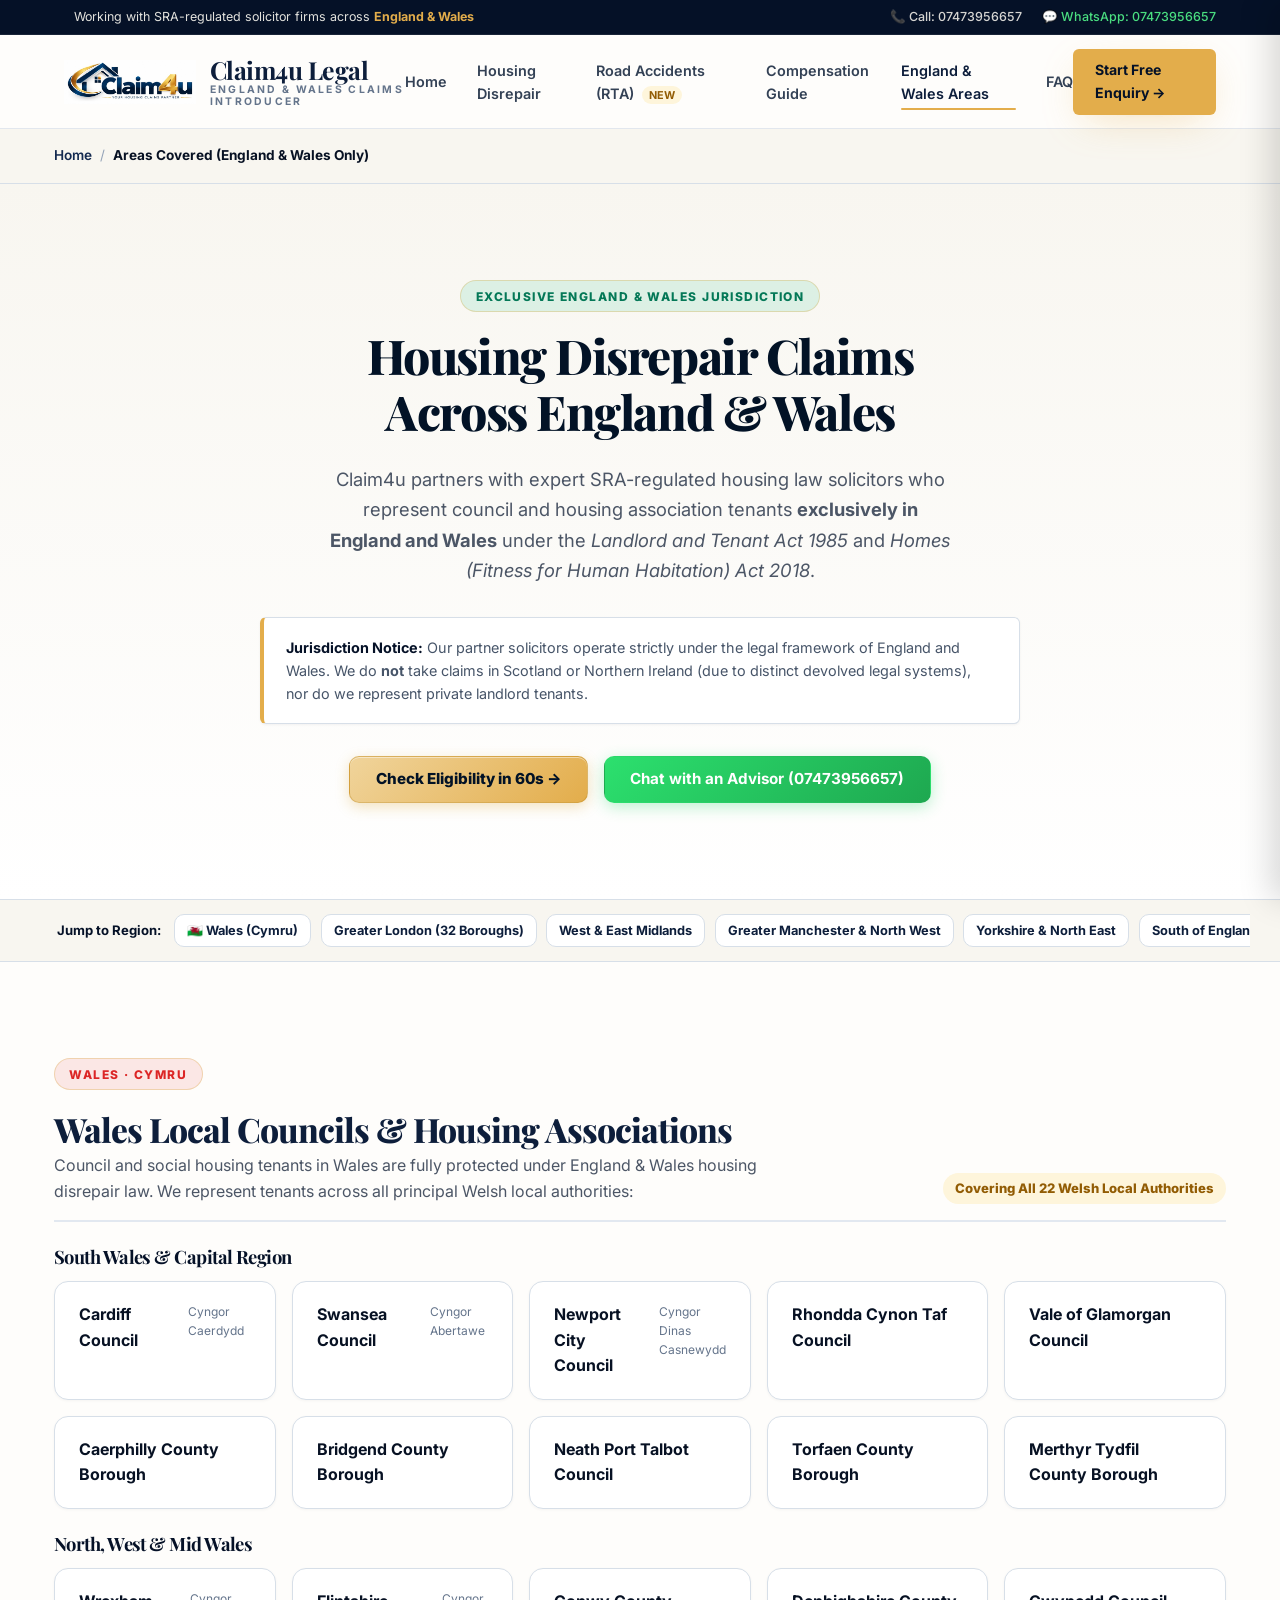
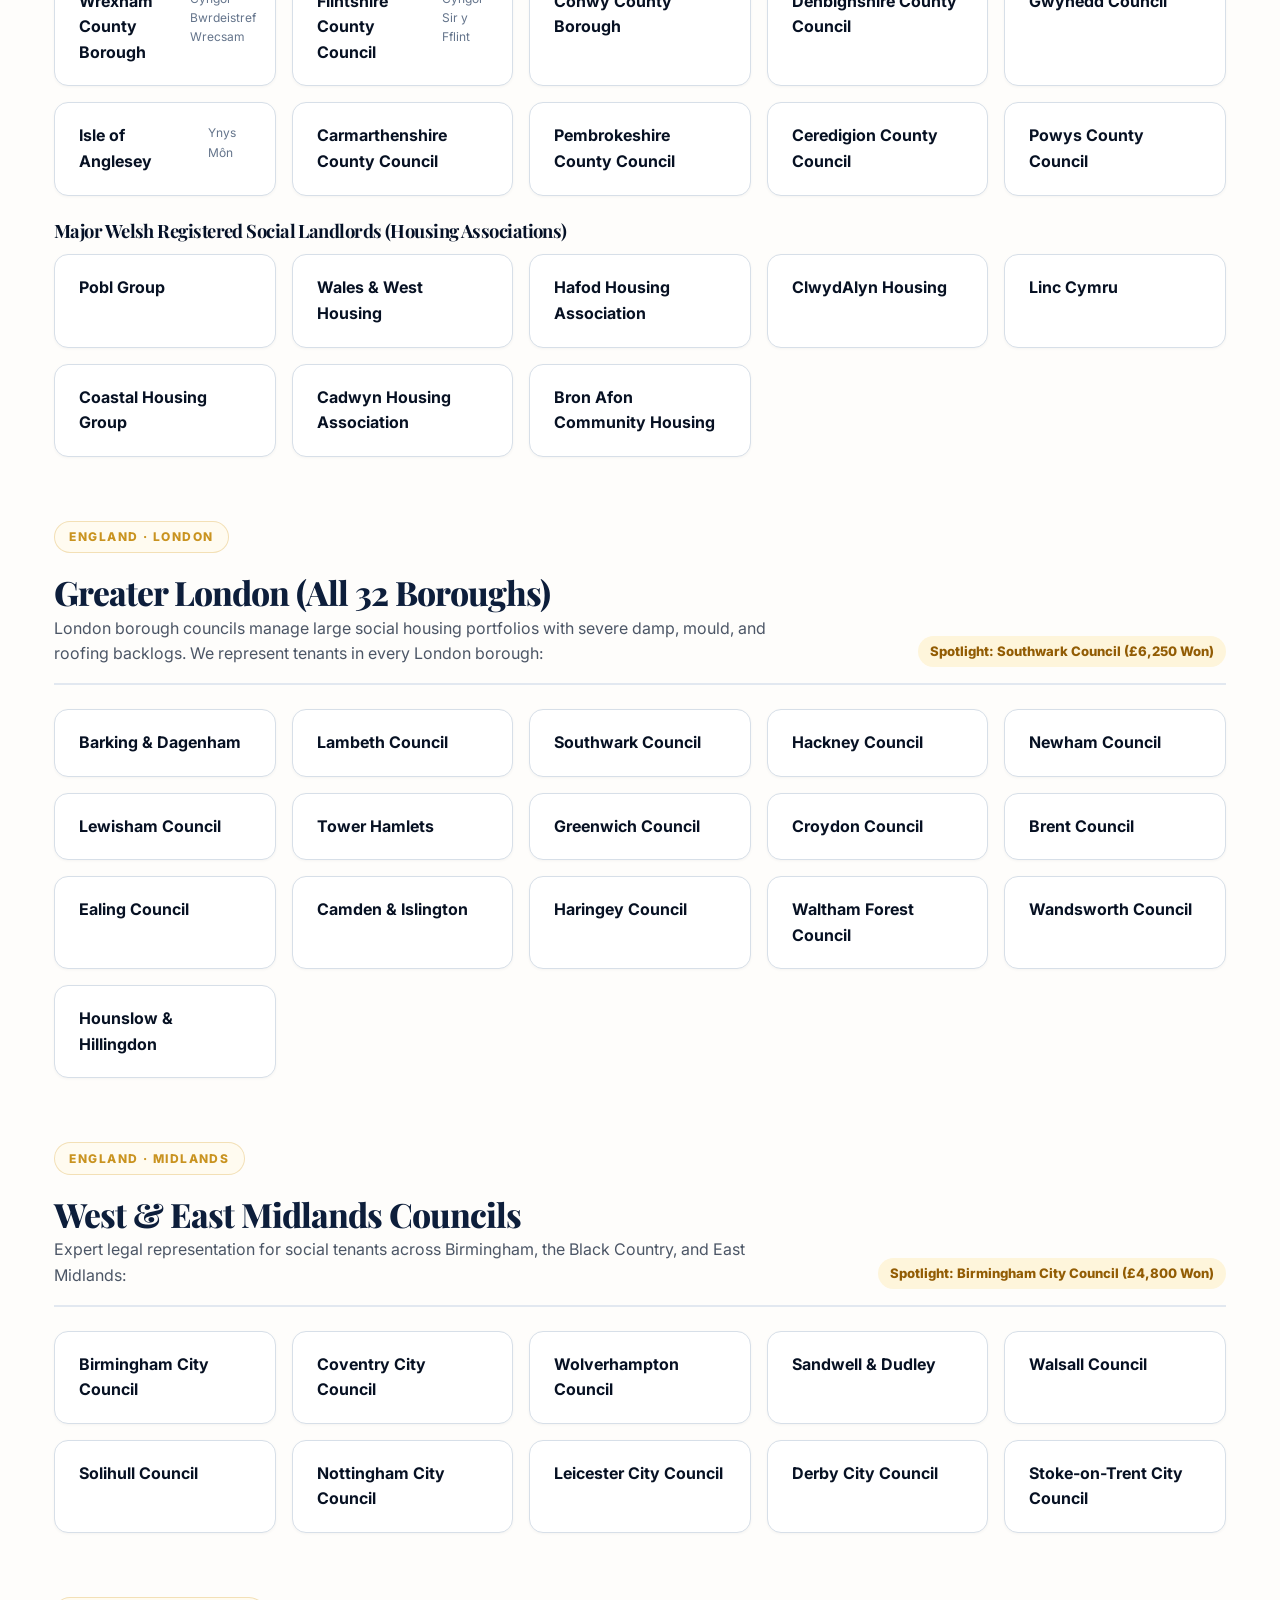
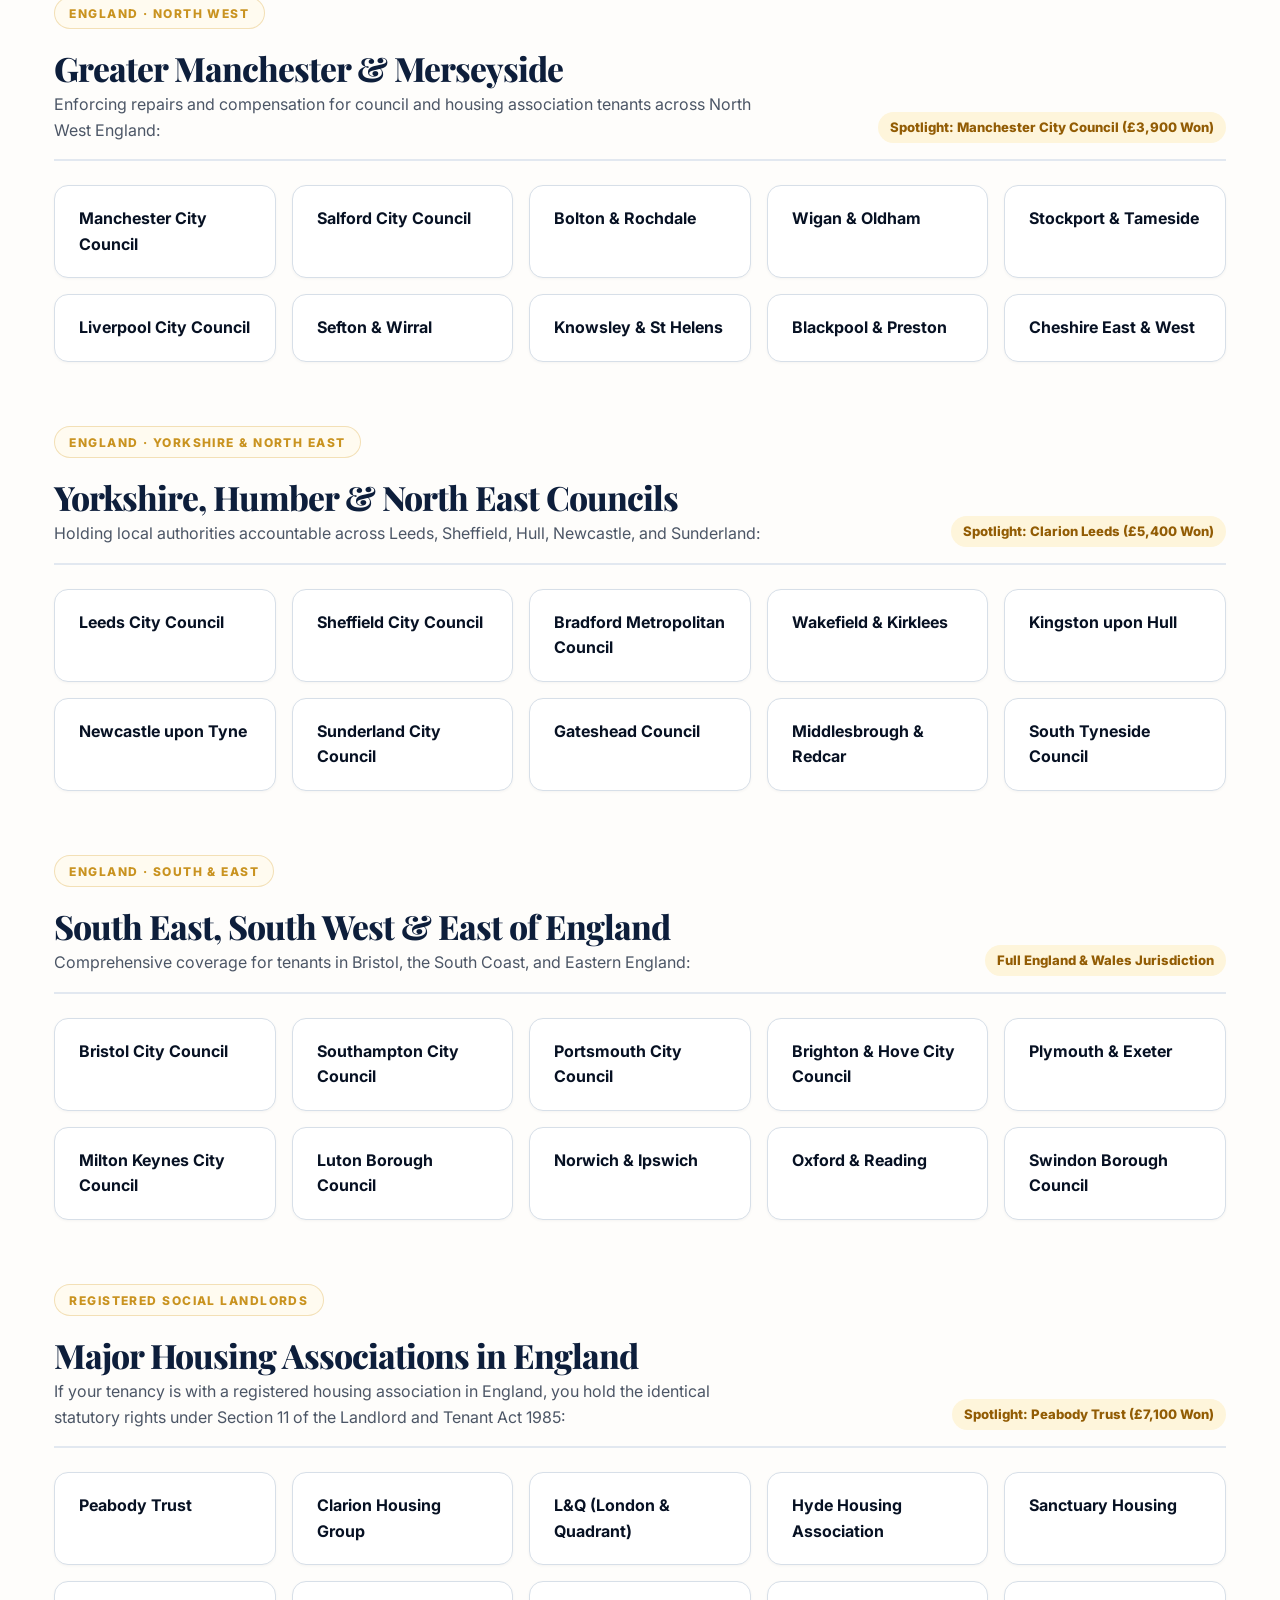
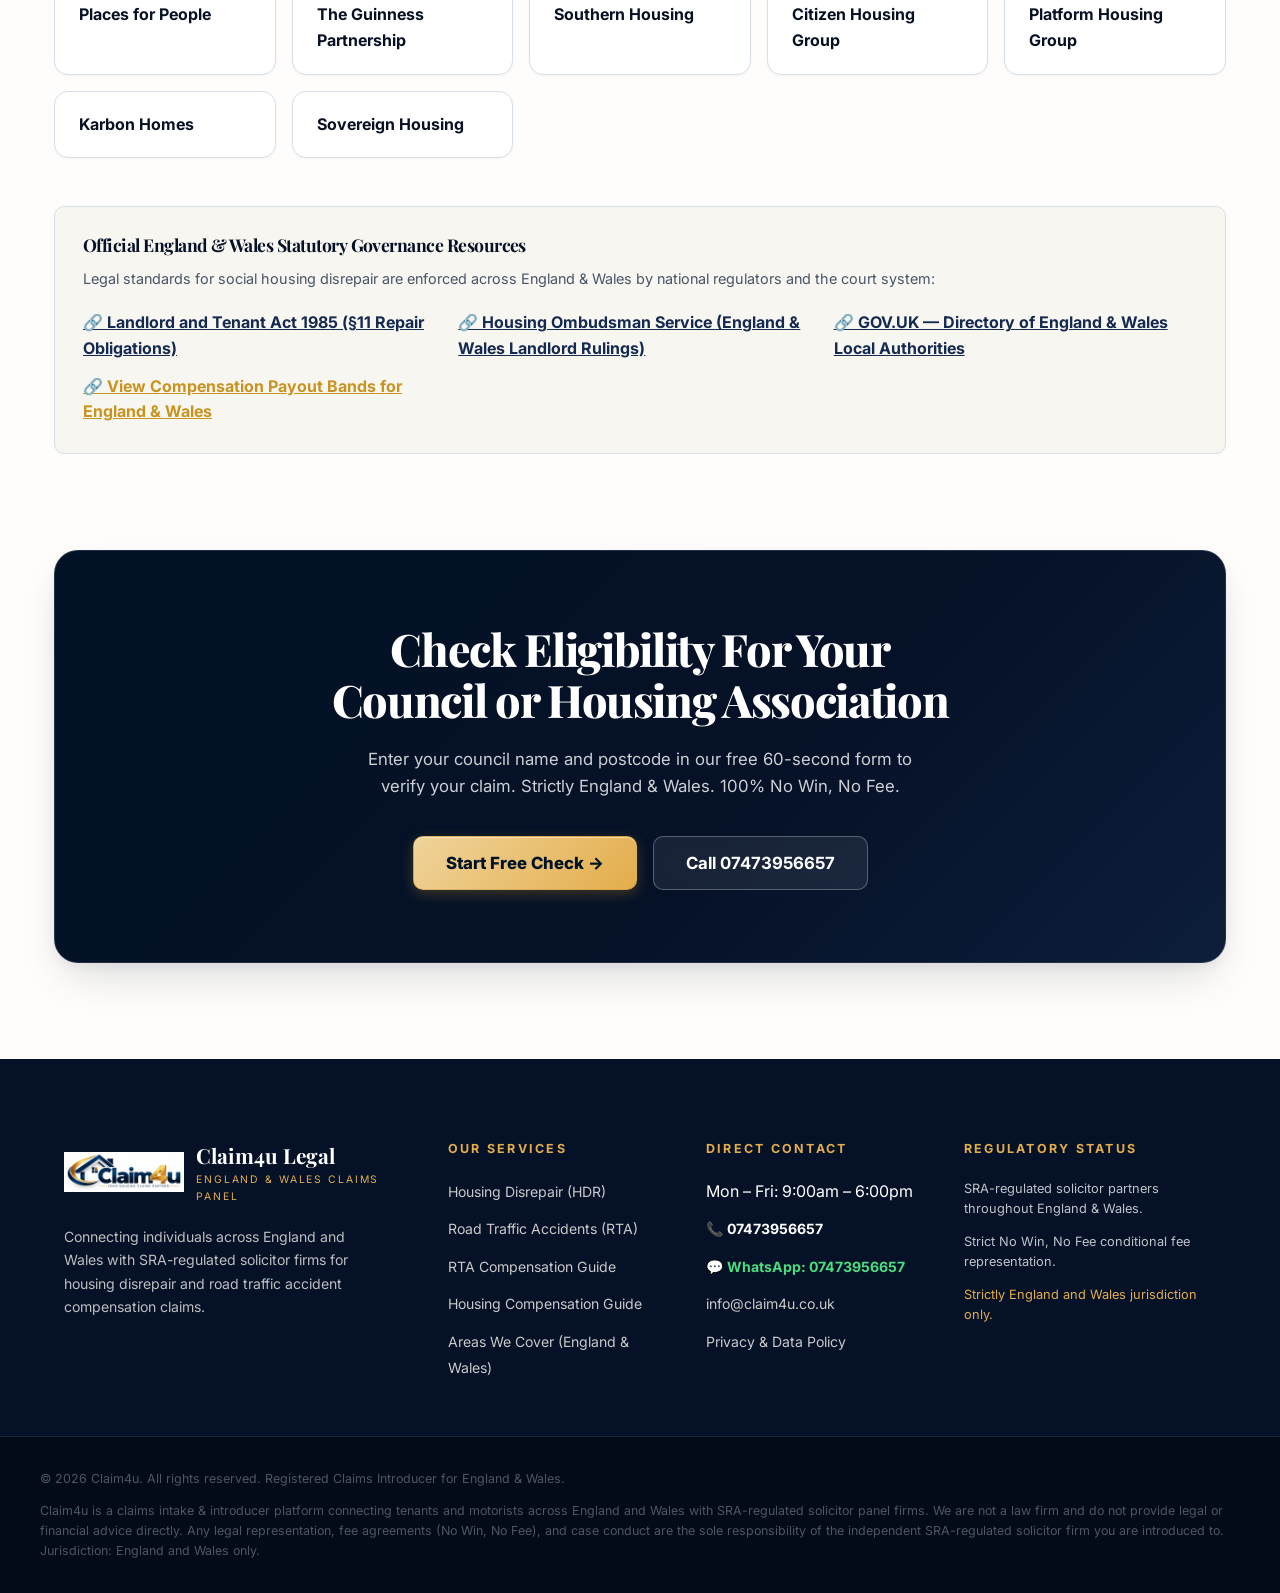
<file: areas.html>
<!DOCTYPE html>
<html lang="en">
<head>
  <meta charset="utf-8" />
  <meta name="viewport" content="width=device-width, initial-scale=1.0" />

  <!-- Google tag (gtag.js) -->
  <script async src="https://www.googletagmanager.com/gtag/js?id=AW-18344158870"></script>
  <script>
    window.dataLayer = window.dataLayer || [];
    function gtag(){dataLayer.push(arguments);}
    gtag('js', new Date());
    gtag('config', 'AW-18344158870');
  </script>

  <!-- Meta Pixel Code -->
  <script>
    !function(f,b,e,v,n,t,s)
    {if(f.fbq)return;n=f.fbq=function(){n.callMethod?
    n.callMethod.apply(n,arguments):n.queue.push(arguments)};
    if(!f._fbq)f._fbq=n;n.push=n;n.loaded=!0;n.version='2.0';
    n.queue=[];t=b.createElement(e);t.async=!0;
    t.src=v;s=b.getElementsByTagName(e)[0];
    s.parentNode.insertBefore(t,s)}(window, document,'script',
    'https://connect.facebook.net/en_US/fbevents.js');
    if (window.APP_CONFIG && window.APP_CONFIG.advertising && window.APP_CONFIG.advertising.metaPixelId) {
      fbq('init', window.APP_CONFIG.advertising.metaPixelId);
      fbq('track', 'PageView');
    }
  </script>

  <title>Housing Disrepair Claims in England &amp; Wales | Claim4u</title>
  <meta name="description" content="Dedicated housing disrepair claims service covering council and housing association tenants exclusively across England and Wales. Find your local council or housing association. No Win, No Fee." />
  <meta name="keywords" content="housing disrepair England and Wales, council house claims London, Birmingham council disrepair, Cardiff council disrepair, Swansea housing claims, Manchester council housing repairs" />
  <meta name="author" content="Claim4u - Your Housing Claims Partner" />
  <meta name="robots" content="index, follow, max-image-preview:large, max-snippet:-1, max-video-preview:-1" />
  <link rel="canonical" href="https://claim4u-uk.co/areas.html" />

  <!-- Geotagging -->
  <meta name="geo.region" content="GB-ENG, GB-WLS" />
  <meta name="geo.placename" content="England, Wales" />

  <!-- Open Graph -->
  <meta property="og:type" content="website" />
  <meta property="og:site_name" content="Claim4u" />
  <meta property="og:url" content="https://claim4u-uk.co/areas.html" />
  <meta property="og:title" content="Housing Disrepair Claims in England &amp; Wales | Claim4u" />
  <meta property="og:description" content="Representing council and housing association tenants exclusively in England and Wales under SRA regulation. No Win, No Fee." />
  <meta property="og:image" content="https://claim4u-uk.co/assets/hero-mould.jpg" />
  <meta property="og:locale" content="en_GB" />

  <!-- Twitter Cards -->
  <meta name="twitter:card" content="summary_large_image" />
  <meta name="twitter:title" content="Housing Disrepair Claims in England &amp; Wales | Claim4u" />
  <meta name="twitter:description" content="Dedicated legal intake covering councils and housing associations in England and Wales. No Win, No Fee." />
  <meta name="twitter:image" content="https://claim4u-uk.co/assets/hero-mould.jpg" />

  <meta name="theme-color" content="#041c38" />

  <!-- Google Web Fonts -->
  <link rel="preconnect" href="https://fonts.googleapis.com" />
  <link rel="preconnect" href="https://fonts.gstatic.com" crossorigin />
  <link href="https://fonts.googleapis.com/css2?family=Epilogue:wght@400;500;600;700;800&family=Plus+Jakarta+Sans:wght@500;600;700;800&family=Urbanist:wght@600;700;800;900&display=swap" rel="stylesheet" />

  <!-- Stylesheet -->
  <link rel="stylesheet" href="css/styles.css" />

  <!-- Schema.org BreadcrumbList -->
  <script type="application/ld+json">
  {
    "@context": "https://schema.org",
    "@type": "BreadcrumbList",
    "itemListElement": [
      {
        "@type": "ListItem",
        "position": 1,
        "name": "Home",
        "item": "https://claim4u-uk.co/"
      },
      {
        "@type": "ListItem",
        "position": 2,
        "name": "Areas Covered (England & Wales)",
        "item": "https://claim4u-uk.co/areas.html"
      }
    ]
  }
  </script>
</head>
<body>

  <!-- Top Announcement Bar (CaseFlow Legal style) -->
  <div class="cfl-topbar">
    <div class="cfl-topbar-inner">
      <div class="cfl-topbar-left">
        <span class="live-dot"></span>
        <span>Working with SRA-regulated solicitor firms across <strong style="color: var(--brand-gold);">England &amp; Wales</strong></span>
      </div>
      <div class="cfl-topbar-right">
        <a href="tel:07473956657" class="cfl-topbar-link">📞 Call: 07473956657</a>
        <a href="https://wa.me/447473956657" class="cfl-topbar-link" style="color: #4ade80;">💬 WhatsApp: 07473956657</a>
      </div>
    </div>
  </div>

  <!-- Sticky CaseFlow Header -->
  <header class="cfl-header">
    <div class="cfl-header-inner">
      <a href="index.html" class="cfl-brand" title="Claim4u Home">
        <img src="assets/claim4u-logo.png" alt="Claim4u Logo" style="height: 44px; width: auto;" />
        <div class="cfl-brand-text">
          <div class="cfl-brand-name">Claim4u Legal</div>
          <div class="cfl-brand-sub">England &amp; Wales Claims Introducer</div>
        </div>
      </a>

      <!-- Desktop Navigation -->
      <nav class="cfl-nav">
        <a href="index.html" class="cfl-nav-link">Home</a>
        <a href="index.html#hdr" class="cfl-nav-link">Housing Disrepair</a>
        <a href="rta-claims.html" class="cfl-nav-link">Road Accidents (RTA) <span class="cfl-nav-badge">NEW</span></a>
        <a href="compensation.html" class="cfl-nav-link">Compensation Guide</a>
        <a href="areas.html" class="cfl-nav-link active">England &amp; Wales Areas</a>
        <a href="index.html#faq" class="cfl-nav-link">FAQ</a>
      </nav>

      <div style="display: flex; align-items: center; gap: 0.75rem;">
        <a href="index.html#enquiry" class="btn-cfl-gold" style="padding: 0.65rem 1.4rem; font-size: 0.88rem;">
          Start Free Enquiry →
        </a>

        <!-- Mobile Menu Toggle Button -->
        <button type="button" class="mobile-menu-toggle" id="mobileMenuToggle" aria-label="Open mobile menu">
          <svg width="24" height="24" viewBox="0 0 24 24" fill="none" stroke="currentColor" stroke-width="2.5" stroke-linecap="round" stroke-linejoin="round">
            <line x1="3" y1="12" x2="21" y2="12"></line>
            <line x1="3" y1="6" x2="21" y2="6"></line>
            <line x1="3" y1="18" x2="21" y2="18"></line>
          </svg>
        </button>
      </div>
    </div>
  </header>

  <!-- Mobile Drawer Menu -->
  <div class="mobile-nav-overlay" id="mobileOverlay"></div>
  <div class="mobile-nav-drawer" id="mobileDrawer">
    <div class="mobile-drawer-header">
      <img src="assets/claim4u-logo.png" alt="Claim4u Logo" style="height: 38px; width: auto;" />
      <button type="button" id="mobileDrawerClose" style="background: none; border: none; font-size: 26px; cursor: pointer; color: var(--primary);">&times;</button>
    </div>
    <div class="mobile-nav-links">
      <a href="index.html" class="mobile-nav-link">Home</a>
      <a href="index.html#services" class="mobile-nav-link">Our Services</a>
      <a href="index.html#hdr" class="mobile-nav-link">Housing Disrepair (HDR)</a>
      <a href="rta-claims.html" class="mobile-nav-link">Road Traffic Accidents (RTA)</a>
      <a href="rta-compensation.html" class="mobile-nav-link">RTA Payout Bands</a>
      <a href="compensation.html" class="mobile-nav-link">Housing Compensation Guide</a>
      <a href="areas.html" class="mobile-nav-link active">Areas We Cover (England &amp; Wales)</a>
      <a href="index.html#faq" class="mobile-nav-link">FAQ</a>
      <a href="privacy.html" class="mobile-nav-link">Privacy Policy</a>
    </div>
    <div class="mobile-drawer-footer">
      <a href="tel:07473956657" class="btn btn-navy" style="width: 100%;">
        📞 Call 07473956657
      </a>
      <a href="https://wa.me/447473956657?text=Hello%20Claim4u%2C%20I%20have%20an%20enquiry%20regarding%20areas%20covered%20in%20England%20or%20Wales" class="btn btn-whatsapp" style="width: 100%;">
        💬 WhatsApp 07473956657
      </a>
    </div>
  </div>

  <!-- Breadcrumbs -->
  <nav class="breadcrumb-container" aria-label="Breadcrumb">
    <div class="container">
      <ol class="breadcrumb-list">
        <li class="breadcrumb-item"><a href="index.html">Home</a></li>
        <li class="breadcrumb-separator">/</li>
        <li class="breadcrumb-item breadcrumb-current" aria-current="page">Areas Covered (England &amp; Wales Only)</li>
      </ol>
    </div>
  </nav>

  <main>
    <!-- Hero / Jurisdiction Notice -->
    <section class="section-spacing" style="background: linear-gradient(180deg, var(--surface) 0%, #ffffff 100%); border-bottom: 1px solid var(--border);">
      <div class="container" style="max-width: 900px; text-align: center;">
        <span class="section-tag" style="background: rgba(16, 185, 129, 0.12); color: #047857;">
          Exclusive England &amp; Wales Jurisdiction
        </span>
        <h1 class="section-title" style="font-size: 3rem;">
          Housing Disrepair Claims Across England &amp; Wales
        </h1>
        <p class="section-subtitle" style="margin: 1.5rem auto 2rem; font-size: 1.15rem; line-height: 1.65;">
          Claim4u partners with expert SRA-regulated housing law solicitors who represent council and housing association tenants <strong>exclusively in England and Wales</strong> under the <em>Landlord and Tenant Act 1985</em> and <em>Homes (Fitness for Human Habitation) Act 2018</em>.
        </p>

        <!-- Legal Notice Box -->
        <div style="background: #ffffff; border: 1px solid var(--border); border-left: 4px solid var(--gold-500); border-radius: var(--radius-sm); padding: 1.1rem 1.4rem; text-align: left; max-width: 760px; margin: 0 auto 2rem; box-shadow: var(--shadow-sm); font-size: 0.9rem; color: #475569;">
          <strong style="color: var(--navy-900);">Jurisdiction Notice:</strong> Our partner solicitors operate strictly under the legal framework of England and Wales. We do <strong>not</strong> take claims in Scotland or Northern Ireland (due to distinct devolved legal systems), nor do we represent private landlord tenants.
        </div>

        <div style="display: flex; justify-content: center; gap: 1rem; flex-wrap: wrap;">
          <a href="index.html#claim" class="btn btn-primary">Check Eligibility in 60s →</a>
          <a href="https://wa.me/447473956657?text=Hello%20Claim4u%2C%20I%20live%20in%20England%20or%20Wales%20and%20want%20to%20check%20my%20housing%20claim" target="_blank" rel="noopener noreferrer" class="btn btn-whatsapp">
            Chat with an Advisor (07473956657)
          </a>
        </div>
      </div>
    </section>

    <!-- Region Jump Navigation -->
    <div style="background: var(--surface); border-bottom: 1px solid var(--border); padding: 0.85rem 0;">
      <div class="container" style="display: flex; gap: 0.6rem; overflow-x: auto; white-space: nowrap; font-size: 0.82rem; font-weight: 700;">
        <span style="color: var(--navy-900); padding: 0.4rem 0.2rem;">Jump to Region:</span>
        <a href="#wales" class="btn btn-ghost" style="padding: 0.35rem 0.75rem; font-size: 0.8rem; background: #ffffff;">🏴󠁧󠁢󠁷󠁬󠁳󠁿 Wales (Cymru)</a>
        <a href="#london" class="btn btn-ghost" style="padding: 0.35rem 0.75rem; font-size: 0.8rem; background: #ffffff;">Greater London (32 Boroughs)</a>
        <a href="#midlands" class="btn btn-ghost" style="padding: 0.35rem 0.75rem; font-size: 0.8rem; background: #ffffff;">West &amp; East Midlands</a>
        <a href="#northwest" class="btn btn-ghost" style="padding: 0.35rem 0.75rem; font-size: 0.8rem; background: #ffffff;">Greater Manchester &amp; North West</a>
        <a href="#yorkshire" class="btn btn-ghost" style="padding: 0.35rem 0.75rem; font-size: 0.8rem; background: #ffffff;">Yorkshire &amp; North East</a>
        <a href="#south" class="btn btn-ghost" style="padding: 0.35rem 0.75rem; font-size: 0.8rem; background: #ffffff;">South of England &amp; Bristol</a>
        <a href="#associations" class="btn btn-ghost" style="padding: 0.35rem 0.75rem; font-size: 0.8rem; background: #ffffff;">Housing Associations</a>
      </div>
    </div>

    <!-- Areas Breakdown: England & Wales -->
    <section class="section-spacing">
      <div class="container">
        
        <!-- ====================================================================
             1. WALES (CYMRU)
             ==================================================================== -->
        <div id="wales" style="margin-bottom: 4rem; scroll-margin-top: 100px;">
          <div style="display: flex; justify-content: space-between; align-items: flex-end; flex-wrap: wrap; gap: 1rem; margin-bottom: 1.5rem; border-bottom: 2px solid #e2e8f0; padding-bottom: 1rem;">
            <div>
              <span class="section-tag" style="background: rgba(220, 38, 38, 0.1); color: #dc2626;">Wales · Cymru</span>
              <h2 style="font-size: 2.1rem; color: var(--primary); margin: 0.25rem 0;">Wales Local Councils &amp; Housing Associations</h2>
              <p style="color: var(--foreground-muted); max-width: 720px; margin: 0;">
                Council and social housing tenants in Wales are fully protected under England &amp; Wales housing disrepair law. We represent tenants across all principal Welsh local authorities:
              </p>
            </div>
            <span style="background: var(--gold-100); color: #925c04; font-size: 0.82rem; font-weight: 800; padding: 5px 12px; border-radius: 20px;">
              Covering All 22 Welsh Local Authorities
            </span>
          </div>

          <h3 style="font-size: 1.15rem; color: var(--navy-900); margin-bottom: 0.85rem; font-weight: 700;">
            South Wales &amp; Capital Region
          </h3>
          <div style="display: grid; grid-template-columns: repeat(auto-fit, minmax(220px, 1fr)); gap: 1rem; margin-bottom: 1.5rem;">
            <div class="criteria-card"><strong>Cardiff Council</strong><br /><span style="font-size: 0.75rem; color: #64748b;">Cyngor Caerdydd</span></div>
            <div class="criteria-card"><strong>Swansea Council</strong><br /><span style="font-size: 0.75rem; color: #64748b;">Cyngor Abertawe</span></div>
            <div class="criteria-card"><strong>Newport City Council</strong><br /><span style="font-size: 0.75rem; color: #64748b;">Cyngor Dinas Casnewydd</span></div>
            <div class="criteria-card"><strong>Rhondda Cynon Taf Council</strong></div>
            <div class="criteria-card"><strong>Vale of Glamorgan Council</strong></div>
            <div class="criteria-card"><strong>Caerphilly County Borough</strong></div>
            <div class="criteria-card"><strong>Bridgend County Borough</strong></div>
            <div class="criteria-card"><strong>Neath Port Talbot Council</strong></div>
            <div class="criteria-card"><strong>Torfaen County Borough</strong></div>
            <div class="criteria-card"><strong>Merthyr Tydfil County Borough</strong></div>
          </div>

          <h3 style="font-size: 1.15rem; color: var(--navy-900); margin-bottom: 0.85rem; font-weight: 700;">
            North, West &amp; Mid Wales
          </h3>
          <div style="display: grid; grid-template-columns: repeat(auto-fit, minmax(220px, 1fr)); gap: 1rem; margin-bottom: 1.5rem;">
            <div class="criteria-card"><strong>Wrexham County Borough</strong><br /><span style="font-size: 0.75rem; color: #64748b;">Cyngor Bwrdeistref Wrecsam</span></div>
            <div class="criteria-card"><strong>Flintshire County Council</strong><br /><span style="font-size: 0.75rem; color: #64748b;">Cyngor Sir y Fflint</span></div>
            <div class="criteria-card"><strong>Conwy County Borough</strong></div>
            <div class="criteria-card"><strong>Denbighshire County Council</strong></div>
            <div class="criteria-card"><strong>Gwynedd Council</strong></div>
            <div class="criteria-card"><strong>Isle of Anglesey</strong><br /><span style="font-size: 0.75rem; color: #64748b;">Ynys Môn</span></div>
            <div class="criteria-card"><strong>Carmarthenshire County Council</strong></div>
            <div class="criteria-card"><strong>Pembrokeshire County Council</strong></div>
            <div class="criteria-card"><strong>Ceredigion County Council</strong></div>
            <div class="criteria-card"><strong>Powys County Council</strong></div>
          </div>

          <h3 style="font-size: 1.15rem; color: var(--navy-900); margin-bottom: 0.85rem; font-weight: 700;">
            Major Welsh Registered Social Landlords (Housing Associations)
          </h3>
          <div style="display: grid; grid-template-columns: repeat(auto-fit, minmax(220px, 1fr)); gap: 1rem;">
            <div class="criteria-card"><strong>Pobl Group</strong></div>
            <div class="criteria-card"><strong>Wales &amp; West Housing</strong></div>
            <div class="criteria-card"><strong>Hafod Housing Association</strong></div>
            <div class="criteria-card"><strong>ClwydAlyn Housing</strong></div>
            <div class="criteria-card"><strong>Linc Cymru</strong></div>
            <div class="criteria-card"><strong>Coastal Housing Group</strong></div>
            <div class="criteria-card"><strong>Cadwyn Housing Association</strong></div>
            <div class="criteria-card"><strong>Bron Afon Community Housing</strong></div>
          </div>
        </div>

        <!-- ====================================================================
             2. ENGLAND: GREATER LONDON
             ==================================================================== -->
        <div id="london" style="margin-bottom: 4rem; scroll-margin-top: 100px;">
          <div style="display: flex; justify-content: space-between; align-items: flex-end; flex-wrap: wrap; gap: 1rem; margin-bottom: 1.5rem; border-bottom: 2px solid #e2e8f0; padding-bottom: 1rem;">
            <div>
              <span class="section-tag">England · London</span>
              <h2 style="font-size: 2.1rem; color: var(--primary); margin: 0.25rem 0;">Greater London (All 32 Boroughs)</h2>
              <p style="color: var(--foreground-muted); max-width: 720px; margin: 0;">
                London borough councils manage large social housing portfolios with severe damp, mould, and roofing backlogs. We represent tenants in every London borough:
              </p>
            </div>
            <span style="background: var(--gold-100); color: #925c04; font-size: 0.82rem; font-weight: 800; padding: 5px 12px; border-radius: 20px;">
              Spotlight: Southwark Council (£6,250 Won)
            </span>
          </div>

          <div style="display: grid; grid-template-columns: repeat(auto-fit, minmax(220px, 1fr)); gap: 1rem;">
            <div class="criteria-card"><strong>Barking &amp; Dagenham</strong></div>
            <div class="criteria-card"><strong>Lambeth Council</strong></div>
            <div class="criteria-card"><strong>Southwark Council</strong></div>
            <div class="criteria-card"><strong>Hackney Council</strong></div>
            <div class="criteria-card"><strong>Newham Council</strong></div>
            <div class="criteria-card"><strong>Lewisham Council</strong></div>
            <div class="criteria-card"><strong>Tower Hamlets</strong></div>
            <div class="criteria-card"><strong>Greenwich Council</strong></div>
            <div class="criteria-card"><strong>Croydon Council</strong></div>
            <div class="criteria-card"><strong>Brent Council</strong></div>
            <div class="criteria-card"><strong>Ealing Council</strong></div>
            <div class="criteria-card"><strong>Camden &amp; Islington</strong></div>
            <div class="criteria-card"><strong>Haringey Council</strong></div>
            <div class="criteria-card"><strong>Waltham Forest Council</strong></div>
            <div class="criteria-card"><strong>Wandsworth Council</strong></div>
            <div class="criteria-card"><strong>Hounslow &amp; Hillingdon</strong></div>
          </div>
        </div>

        <!-- ====================================================================
             3. ENGLAND: MIDLANDS
             ==================================================================== -->
        <div id="midlands" style="margin-bottom: 4rem; scroll-margin-top: 100px;">
          <div style="display: flex; justify-content: space-between; align-items: flex-end; flex-wrap: wrap; gap: 1rem; margin-bottom: 1.5rem; border-bottom: 2px solid #e2e8f0; padding-bottom: 1rem;">
            <div>
              <span class="section-tag">England · Midlands</span>
              <h2 style="font-size: 2.1rem; color: var(--primary); margin: 0.25rem 0;">West &amp; East Midlands Councils</h2>
              <p style="color: var(--foreground-muted); max-width: 720px; margin: 0;">
                Expert legal representation for social tenants across Birmingham, the Black Country, and East Midlands:
              </p>
            </div>
            <span style="background: var(--gold-100); color: #925c04; font-size: 0.82rem; font-weight: 800; padding: 5px 12px; border-radius: 20px;">
              Spotlight: Birmingham City Council (£4,800 Won)
            </span>
          </div>

          <div style="display: grid; grid-template-columns: repeat(auto-fit, minmax(220px, 1fr)); gap: 1rem;">
            <div class="criteria-card"><strong>Birmingham City Council</strong></div>
            <div class="criteria-card"><strong>Coventry City Council</strong></div>
            <div class="criteria-card"><strong>Wolverhampton Council</strong></div>
            <div class="criteria-card"><strong>Sandwell &amp; Dudley</strong></div>
            <div class="criteria-card"><strong>Walsall Council</strong></div>
            <div class="criteria-card"><strong>Solihull Council</strong></div>
            <div class="criteria-card"><strong>Nottingham City Council</strong></div>
            <div class="criteria-card"><strong>Leicester City Council</strong></div>
            <div class="criteria-card"><strong>Derby City Council</strong></div>
            <div class="criteria-card"><strong>Stoke-on-Trent City Council</strong></div>
          </div>
        </div>

        <!-- ====================================================================
             4. ENGLAND: GREATER MANCHESTER & NORTH WEST
             ==================================================================== -->
        <div id="northwest" style="margin-bottom: 4rem; scroll-margin-top: 100px;">
          <div style="display: flex; justify-content: space-between; align-items: flex-end; flex-wrap: wrap; gap: 1rem; margin-bottom: 1.5rem; border-bottom: 2px solid #e2e8f0; padding-bottom: 1rem;">
            <div>
              <span class="section-tag">England · North West</span>
              <h2 style="font-size: 2.1rem; color: var(--primary); margin: 0.25rem 0;">Greater Manchester &amp; Merseyside</h2>
              <p style="color: var(--foreground-muted); max-width: 720px; margin: 0;">
                Enforcing repairs and compensation for council and housing association tenants across North West England:
              </p>
            </div>
            <span style="background: var(--gold-100); color: #925c04; font-size: 0.82rem; font-weight: 800; padding: 5px 12px; border-radius: 20px;">
              Spotlight: Manchester City Council (£3,900 Won)
            </span>
          </div>

          <div style="display: grid; grid-template-columns: repeat(auto-fit, minmax(220px, 1fr)); gap: 1rem;">
            <div class="criteria-card"><strong>Manchester City Council</strong></div>
            <div class="criteria-card"><strong>Salford City Council</strong></div>
            <div class="criteria-card"><strong>Bolton &amp; Rochdale</strong></div>
            <div class="criteria-card"><strong>Wigan &amp; Oldham</strong></div>
            <div class="criteria-card"><strong>Stockport &amp; Tameside</strong></div>
            <div class="criteria-card"><strong>Liverpool City Council</strong></div>
            <div class="criteria-card"><strong>Sefton &amp; Wirral</strong></div>
            <div class="criteria-card"><strong>Knowsley &amp; St Helens</strong></div>
            <div class="criteria-card"><strong>Blackpool &amp; Preston</strong></div>
            <div class="criteria-card"><strong>Cheshire East &amp; West</strong></div>
          </div>
        </div>

        <!-- ====================================================================
             5. ENGLAND: YORKSHIRE & NORTH EAST
             ==================================================================== -->
        <div id="yorkshire" style="margin-bottom: 4rem; scroll-margin-top: 100px;">
          <div style="display: flex; justify-content: space-between; align-items: flex-end; flex-wrap: wrap; gap: 1rem; margin-bottom: 1.5rem; border-bottom: 2px solid #e2e8f0; padding-bottom: 1rem;">
            <div>
              <span class="section-tag">England · Yorkshire &amp; North East</span>
              <h2 style="font-size: 2.1rem; color: var(--primary); margin: 0.25rem 0;">Yorkshire, Humber &amp; North East Councils</h2>
              <p style="color: var(--foreground-muted); max-width: 720px; margin: 0;">
                Holding local authorities accountable across Leeds, Sheffield, Hull, Newcastle, and Sunderland:
              </p>
            </div>
            <span style="background: var(--gold-100); color: #925c04; font-size: 0.82rem; font-weight: 800; padding: 5px 12px; border-radius: 20px;">
              Spotlight: Clarion Leeds (£5,400 Won)
            </span>
          </div>

          <div style="display: grid; grid-template-columns: repeat(auto-fit, minmax(220px, 1fr)); gap: 1rem;">
            <div class="criteria-card"><strong>Leeds City Council</strong></div>
            <div class="criteria-card"><strong>Sheffield City Council</strong></div>
            <div class="criteria-card"><strong>Bradford Metropolitan Council</strong></div>
            <div class="criteria-card"><strong>Wakefield &amp; Kirklees</strong></div>
            <div class="criteria-card"><strong>Kingston upon Hull</strong></div>
            <div class="criteria-card"><strong>Newcastle upon Tyne</strong></div>
            <div class="criteria-card"><strong>Sunderland City Council</strong></div>
            <div class="criteria-card"><strong>Gateshead Council</strong></div>
            <div class="criteria-card"><strong>Middlesbrough &amp; Redcar</strong></div>
            <div class="criteria-card"><strong>South Tyneside Council</strong></div>
          </div>
        </div>

        <!-- ====================================================================
             6. ENGLAND: SOUTH EAST & SOUTH WEST
             ==================================================================== -->
        <div id="south" style="margin-bottom: 4rem; scroll-margin-top: 100px;">
          <div style="display: flex; justify-content: space-between; align-items: flex-end; flex-wrap: wrap; gap: 1rem; margin-bottom: 1.5rem; border-bottom: 2px solid #e2e8f0; padding-bottom: 1rem;">
            <div>
              <span class="section-tag">England · South &amp; East</span>
              <h2 style="font-size: 2.1rem; color: var(--primary); margin: 0.25rem 0;">South East, South West &amp; East of England</h2>
              <p style="color: var(--foreground-muted); max-width: 720px; margin: 0;">
                Comprehensive coverage for tenants in Bristol, the South Coast, and Eastern England:
              </p>
            </div>
            <span style="background: var(--gold-100); color: #925c04; font-size: 0.82rem; font-weight: 800; padding: 5px 12px; border-radius: 20px;">
              Full England &amp; Wales Jurisdiction
            </span>
          </div>

          <div style="display: grid; grid-template-columns: repeat(auto-fit, minmax(220px, 1fr)); gap: 1rem;">
            <div class="criteria-card"><strong>Bristol City Council</strong></div>
            <div class="criteria-card"><strong>Southampton City Council</strong></div>
            <div class="criteria-card"><strong>Portsmouth City Council</strong></div>
            <div class="criteria-card"><strong>Brighton &amp; Hove City Council</strong></div>
            <div class="criteria-card"><strong>Plymouth &amp; Exeter</strong></div>
            <div class="criteria-card"><strong>Milton Keynes City Council</strong></div>
            <div class="criteria-card"><strong>Luton Borough Council</strong></div>
            <div class="criteria-card"><strong>Norwich &amp; Ipswich</strong></div>
            <div class="criteria-card"><strong>Oxford &amp; Reading</strong></div>
            <div class="criteria-card"><strong>Swindon Borough Council</strong></div>
          </div>
        </div>

        <!-- ====================================================================
             7. MAJOR HOUSING ASSOCIATIONS (ENGLAND)
             ==================================================================== -->
        <div id="associations" style="margin-bottom: 3rem; scroll-margin-top: 100px;">
          <div style="display: flex; justify-content: space-between; align-items: flex-end; flex-wrap: wrap; gap: 1rem; margin-bottom: 1.5rem; border-bottom: 2px solid #e2e8f0; padding-bottom: 1rem;">
            <div>
              <span class="section-tag">Registered Social Landlords</span>
              <h2 style="font-size: 2.1rem; color: var(--primary); margin: 0.25rem 0;">Major Housing Associations in England</h2>
              <p style="color: var(--foreground-muted); max-width: 720px; margin: 0;">
                If your tenancy is with a registered housing association in England, you hold the identical statutory rights under Section 11 of the Landlord and Tenant Act 1985:
              </p>
            </div>
            <span style="background: var(--gold-100); color: #925c04; font-size: 0.82rem; font-weight: 800; padding: 5px 12px; border-radius: 20px;">
              Spotlight: Peabody Trust (£7,100 Won)
            </span>
          </div>

          <div style="display: grid; grid-template-columns: repeat(auto-fit, minmax(220px, 1fr)); gap: 1rem;">
            <div class="criteria-card"><strong>Peabody Trust</strong></div>
            <div class="criteria-card"><strong>Clarion Housing Group</strong></div>
            <div class="criteria-card"><strong>L&amp;Q (London &amp; Quadrant)</strong></div>
            <div class="criteria-card"><strong>Hyde Housing Association</strong></div>
            <div class="criteria-card"><strong>Sanctuary Housing</strong></div>
            <div class="criteria-card"><strong>Places for People</strong></div>
            <div class="criteria-card"><strong>The Guinness Partnership</strong></div>
            <div class="criteria-card"><strong>Southern Housing</strong></div>
            <div class="criteria-card"><strong>Citizen Housing Group</strong></div>
            <div class="criteria-card"><strong>Platform Housing Group</strong></div>
            <div class="criteria-card"><strong>Karbon Homes</strong></div>
            <div class="criteria-card"><strong>Sovereign Housing</strong></div>
          </div>
        </div>

        <!-- Official External Authority Backlinks & Regulatory Cross-links -->
        <div style="background: var(--surface); border: 1px solid var(--border); border-radius: var(--radius-md); padding: 1.75rem;">
          <h4 style="font-size: 1.1rem; color: var(--navy-900); font-weight: 700; margin-bottom: 0.75rem;">
            Official England &amp; Wales Statutory Governance Resources
          </h4>
          <p style="font-size: 0.9rem; color: #475569; line-height: 1.6; margin-bottom: 1.25rem;">
            Legal standards for social housing disrepair are enforced across England &amp; Wales by national regulators and the court system:
          </p>
          <ul style="display: grid; grid-template-columns: repeat(auto-fit, minmax(280px, 1fr)); gap: 0.75rem; list-style: none; padding: 0;">
            <li>
              <a href="https://www.legislation.gov.uk/ukpga/1985/70/section/11" target="_blank" rel="noopener noreferrer" style="color: var(--navy-700); font-weight: 700; text-decoration: underline;">
                🔗 Landlord and Tenant Act 1985 (§11 Repair Obligations)
              </a>
            </li>
            <li>
              <a href="https://www.housing-ombudsman.org.uk/" target="_blank" rel="noopener noreferrer" style="color: var(--navy-700); font-weight: 700; text-decoration: underline;">
                🔗 Housing Ombudsman Service (England &amp; Wales Landlord Rulings)
              </a>
            </li>
            <li>
              <a href="https://www.gov.uk/find-local-council" target="_blank" rel="noopener noreferrer" style="color: var(--navy-700); font-weight: 700; text-decoration: underline;">
                🔗 GOV.UK — Directory of England &amp; Wales Local Authorities
              </a>
            </li>
            <li>
              <a href="compensation.html" style="color: var(--gold-600); font-weight: 700; text-decoration: underline;">
                🔗 View Compensation Payout Bands for England &amp; Wales
              </a>
            </li>
          </ul>
        </div>

      </div>
    </section>

    <!-- Bottom Callout -->
    <section class="section-spacing" style="padding-top: 0;">
      <div class="container">
        <div class="cta-banner-card">
          <h2 class="cta-banner-title">Check Eligibility For Your Council or Housing Association</h2>
          <p class="cta-banner-subtitle">
            Enter your council name and postcode in our free 60-second form to verify your claim. Strictly England &amp; Wales. 100% No Win, No Fee.
          </p>
          <div class="cta-banner-actions">
            <a href="index.html#claim" class="btn btn-primary" style="font-size: 1.05rem; padding: 1rem 2rem;">Start Free Check →</a>
            <a href="tel:07473956657" class="btn btn-outline-white" style="font-size: 1.05rem; padding: 1rem 2rem;">Call 07473956657</a>
          </div>
        </div>
      </div>
    </section>
  </main>

  <!-- Mobile Sticky Ad-Conversion Bar -->
  <aside class="mobile-sticky-bar" aria-label="Quick Contact and Claim Action Bar">
    <div class="mobile-sticky-grid">
      <a href="tel:07473956657" class="mobile-sticky-btn btn-sticky-call" title="Call Claim4u">
        <svg width="15" height="15" viewBox="0 0 24 24" fill="none" stroke="currentColor" stroke-width="2.5"><path d="M22 16.92v3a2 2 0 0 1-2.18 2 19.79 19.79 0 0 1-8.63-3.07 19.5 19.5 0 0 1-6-6 19.79 19.79 0 0 1-3.07-8.67A2 2 0 0 1 4.11 2h3a2 2 0 0 1 2 1.72 12.84 12.84 0 0 0 .7 2.81 2 2 0 0 1-.45 2.11L8.09 9.91a16 16 0 0 0 6 6l1.27-1.27a2 2 0 0 1 2.11-.45 12.84 12.84 0 0 0 2.81.7A2 2 0 0 1 22 16.92z"></path></svg>
        Call Us
      </a>
      <a href="https://wa.me/447473956657?text=Hello%20Claim4u%2C%20I%20would%20like%20to%20check%20claims%20in%20England%20or%20Wales" target="_blank" rel="noopener noreferrer" class="mobile-sticky-btn btn-sticky-wa" title="WhatsApp Claim4u">
        <svg width="16" height="16" viewBox="0 0 24 24" fill="currentColor"><path d="M12.04 2c-5.46 0-9.91 4.45-9.91 9.91 0 1.75.46 3.45 1.32 4.95L2.05 22l5.25-1.38c1.45.79 3.08 1.21 4.74 1.21 5.46 0 9.91-4.45 9.91-9.91 0-2.65-1.03-5.14-2.9-7.01A9.816 9.816 0 0 0 12.04 2zM12 20.19c-1.48 0-2.93-.4-4.2-1.15l-.3-.18-3.12.82.83-3.04-.2-.31a8.165 8.165 0 0 1-1.26-4.42c0-4.54 3.7-8.24 8.24-8.24 2.2 0 4.27.86 5.82 2.42a8.18 8.18 0 0 1 2.41 5.83c.02 4.54-3.68 8.27-8.22 8.27z"/></svg>
        WhatsApp
      </a>
      <a href="index.html#claim" class="mobile-sticky-btn btn-sticky-claim" title="Check Claim Eligibility Free">
        ⚡ Check Claim
      </a>
    </div>
  </aside>

  <!-- CaseFlow Legal Footer -->
  <footer class="cfl-footer">
    <div class="cfl-footer-grid">
      <div>
        <div style="display: flex; align-items: center; gap: 0.75rem;">
          <img src="assets/claim4u-logo.png" alt="Claim4u Logo" style="height: 40px; width: auto;" />
          <div>
            <div style="font-family: var(--font-serif); font-size: 1.3rem; font-weight: 700; color: #ffffff;">Claim4u Legal</div>
            <div style="font-size: 0.65rem; text-transform: uppercase; letter-spacing: 0.18em; color: var(--brand-gold);">England &amp; Wales Claims Panel</div>
          </div>
        </div>
        <p class="cfl-footer-brand-desc">
          Connecting individuals across England and Wales with SRA-regulated solicitor firms for housing disrepair and road traffic accident compensation claims.
        </p>
      </div>

      <div>
        <div class="cfl-footer-col-title">Our Services</div>
        <ul class="cfl-footer-list">
          <li><a href="index.html#hdr" class="cfl-footer-link">Housing Disrepair (HDR)</a></li>
          <li><a href="rta-claims.html" class="cfl-footer-link">Road Traffic Accidents (RTA)</a></li>
          <li><a href="rta-compensation.html" class="cfl-footer-link">RTA Compensation Guide</a></li>
          <li><a href="compensation.html" class="cfl-footer-link">Housing Compensation Guide</a></li>
          <li><a href="areas.html" class="cfl-footer-link">Areas We Cover (England &amp; Wales)</a></li>
        </ul>
      </div>

      <div>
        <div class="cfl-footer-col-title">Direct Contact</div>
        <ul class="cfl-footer-list">
          <li>Mon – Fri: 9:00am – 6:00pm</li>
          <li><a href="tel:07473956657" class="cfl-footer-link" style="color: #ffffff; font-weight: 700;">📞 07473956657</a></li>
          <li><a href="https://wa.me/447473956657" class="cfl-footer-link" style="color: #4ade80; font-weight: 700;">💬 WhatsApp: 07473956657</a></li>
          <li><a href="mailto:info@claim4u.co.uk" class="cfl-footer-link">info@claim4u.co.uk</a></li>
          <li><a href="privacy.html" class="cfl-footer-link">Privacy &amp; Data Policy</a></li>
        </ul>
      </div>

      <div>
        <div class="cfl-footer-col-title">Regulatory Status</div>
        <ul class="cfl-footer-list">
          <li style="font-size: 0.8rem; color: rgba(255,255,255,0.75);">SRA-regulated solicitor partners throughout England &amp; Wales.</li>
          <li style="font-size: 0.8rem; color: rgba(255,255,255,0.75);">Strict No Win, No Fee conditional fee representation.</li>
          <li style="font-size: 0.8rem; color: var(--brand-gold);">Strictly England and Wales jurisdiction only.</li>
        </ul>
      </div>
    </div>

    <!-- CaseFlow Legal Statutory Notice Bar -->
    <div class="cfl-footer-bottom">
      <div class="cfl-footer-bottom-inner">
        <p>© 2026 Claim4u. All rights reserved. Registered Claims Introducer for England &amp; Wales.</p>
        <p>
          Claim4u is a claims intake &amp; introducer platform connecting tenants and motorists across England and Wales with SRA-regulated solicitor panel firms. We are not a law firm and do not provide legal or financial advice directly. Any legal representation, fee agreements (No Win, No Fee), and case conduct are the sole responsibility of the independent SRA-regulated solicitor firm you are introduced to. Jurisdiction: England and Wales only.
        </p>
      </div>
    </div>
  </footer>

  <script src="js/config.js"></script>
  <script src="js/tracking.js"></script>
  <script src="js/main.js"></script>
</body>
</html>
</file>
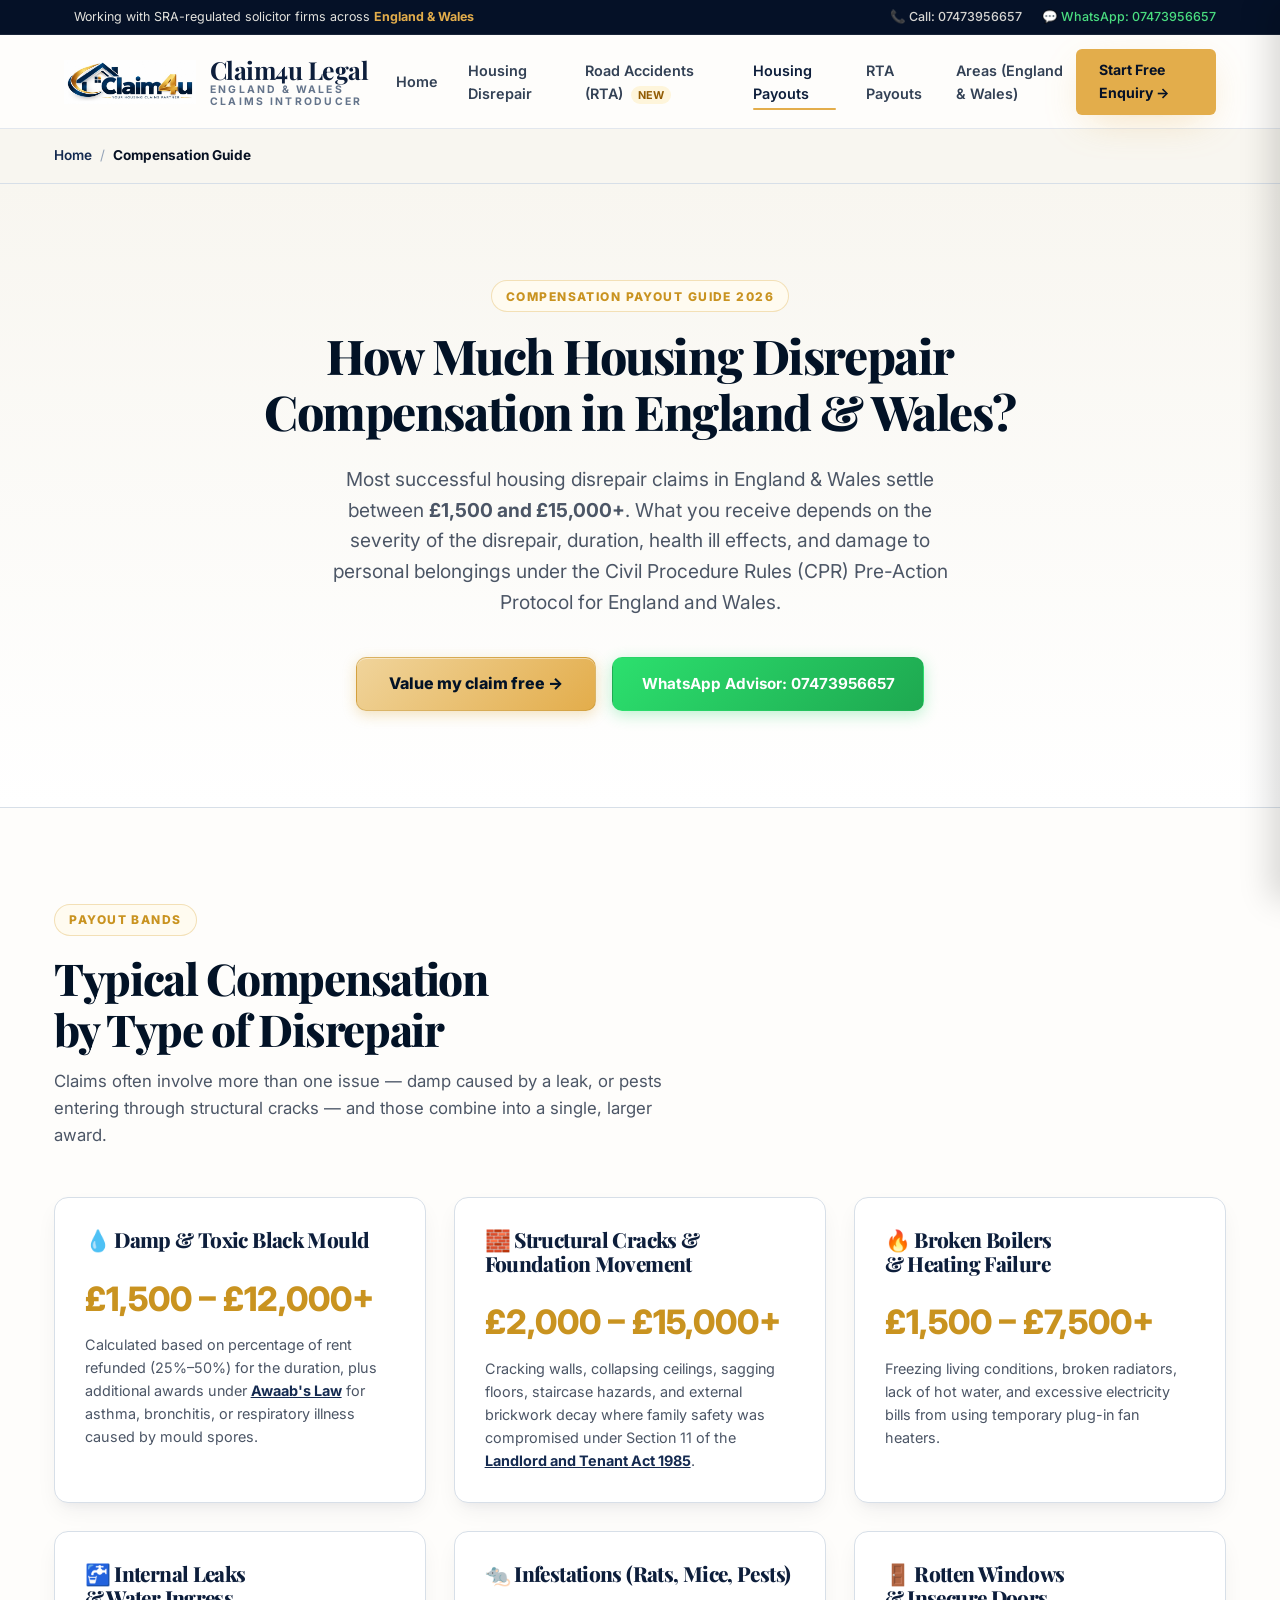
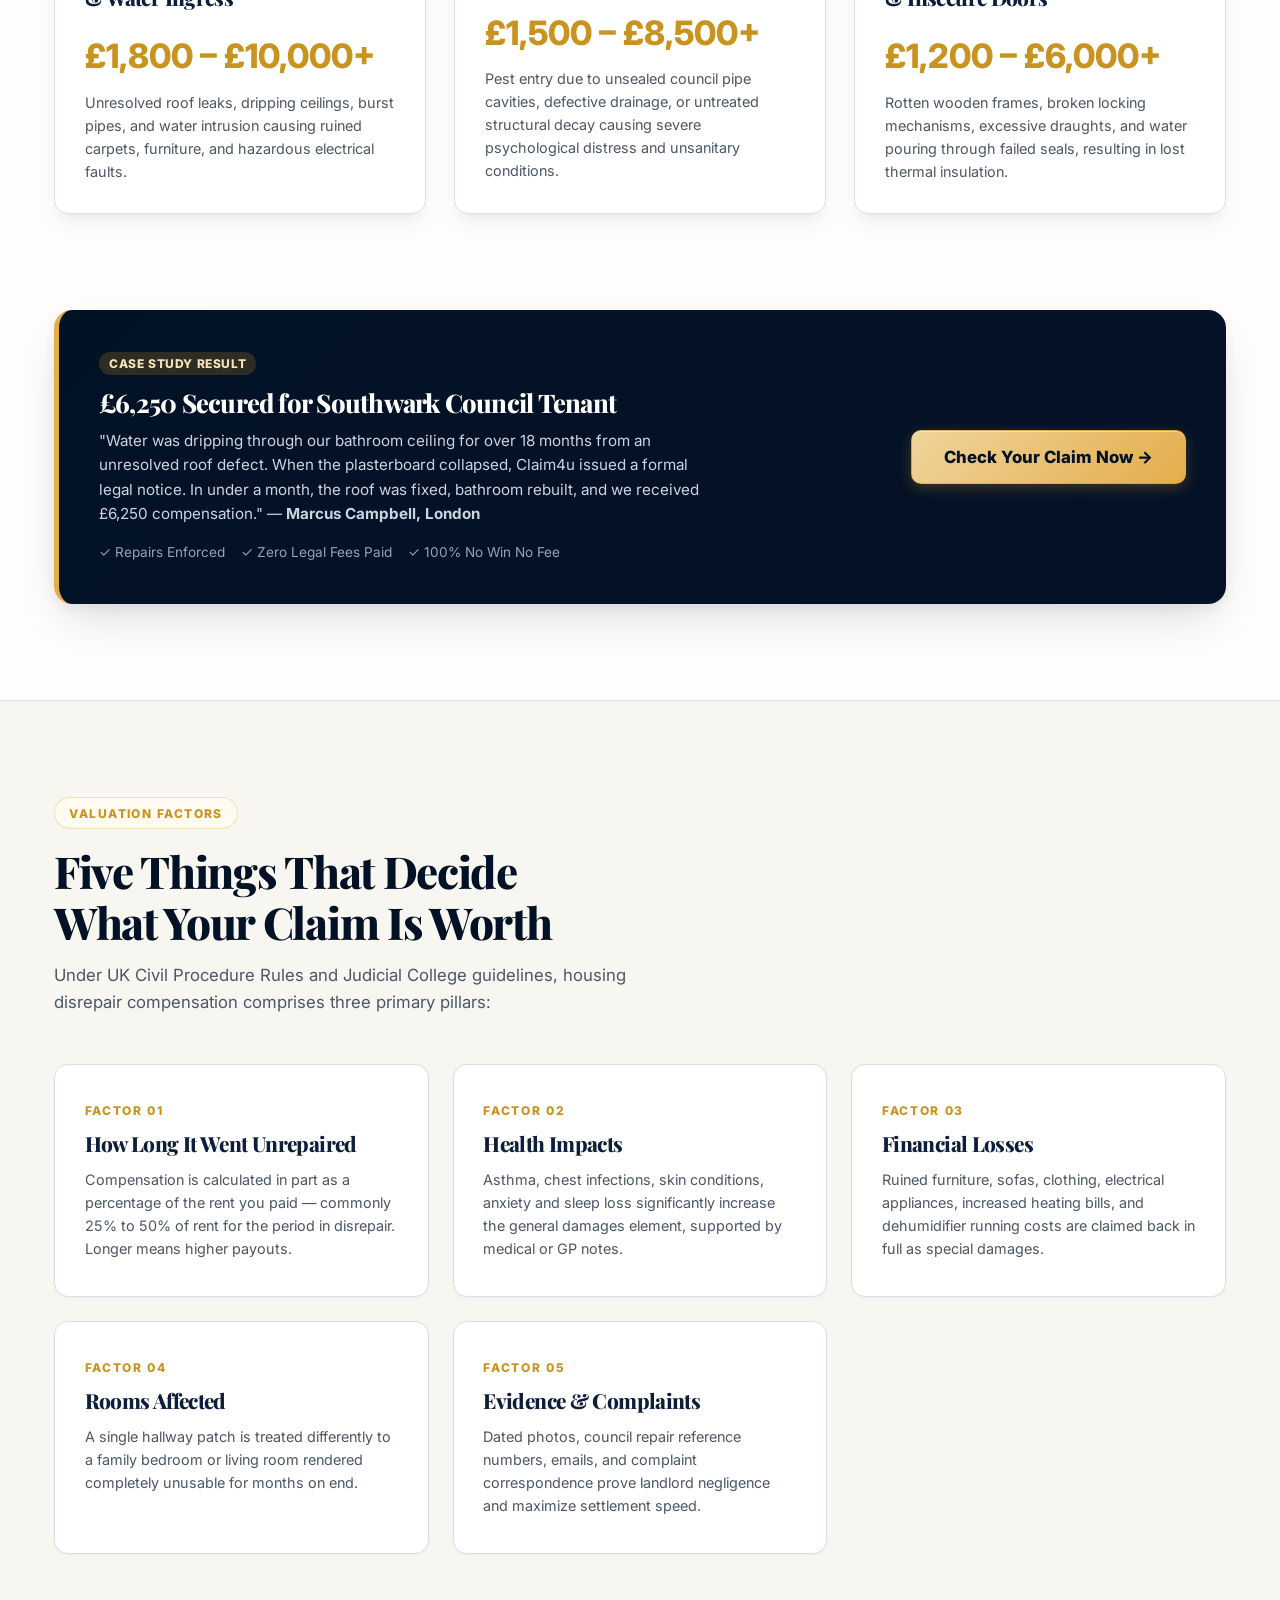
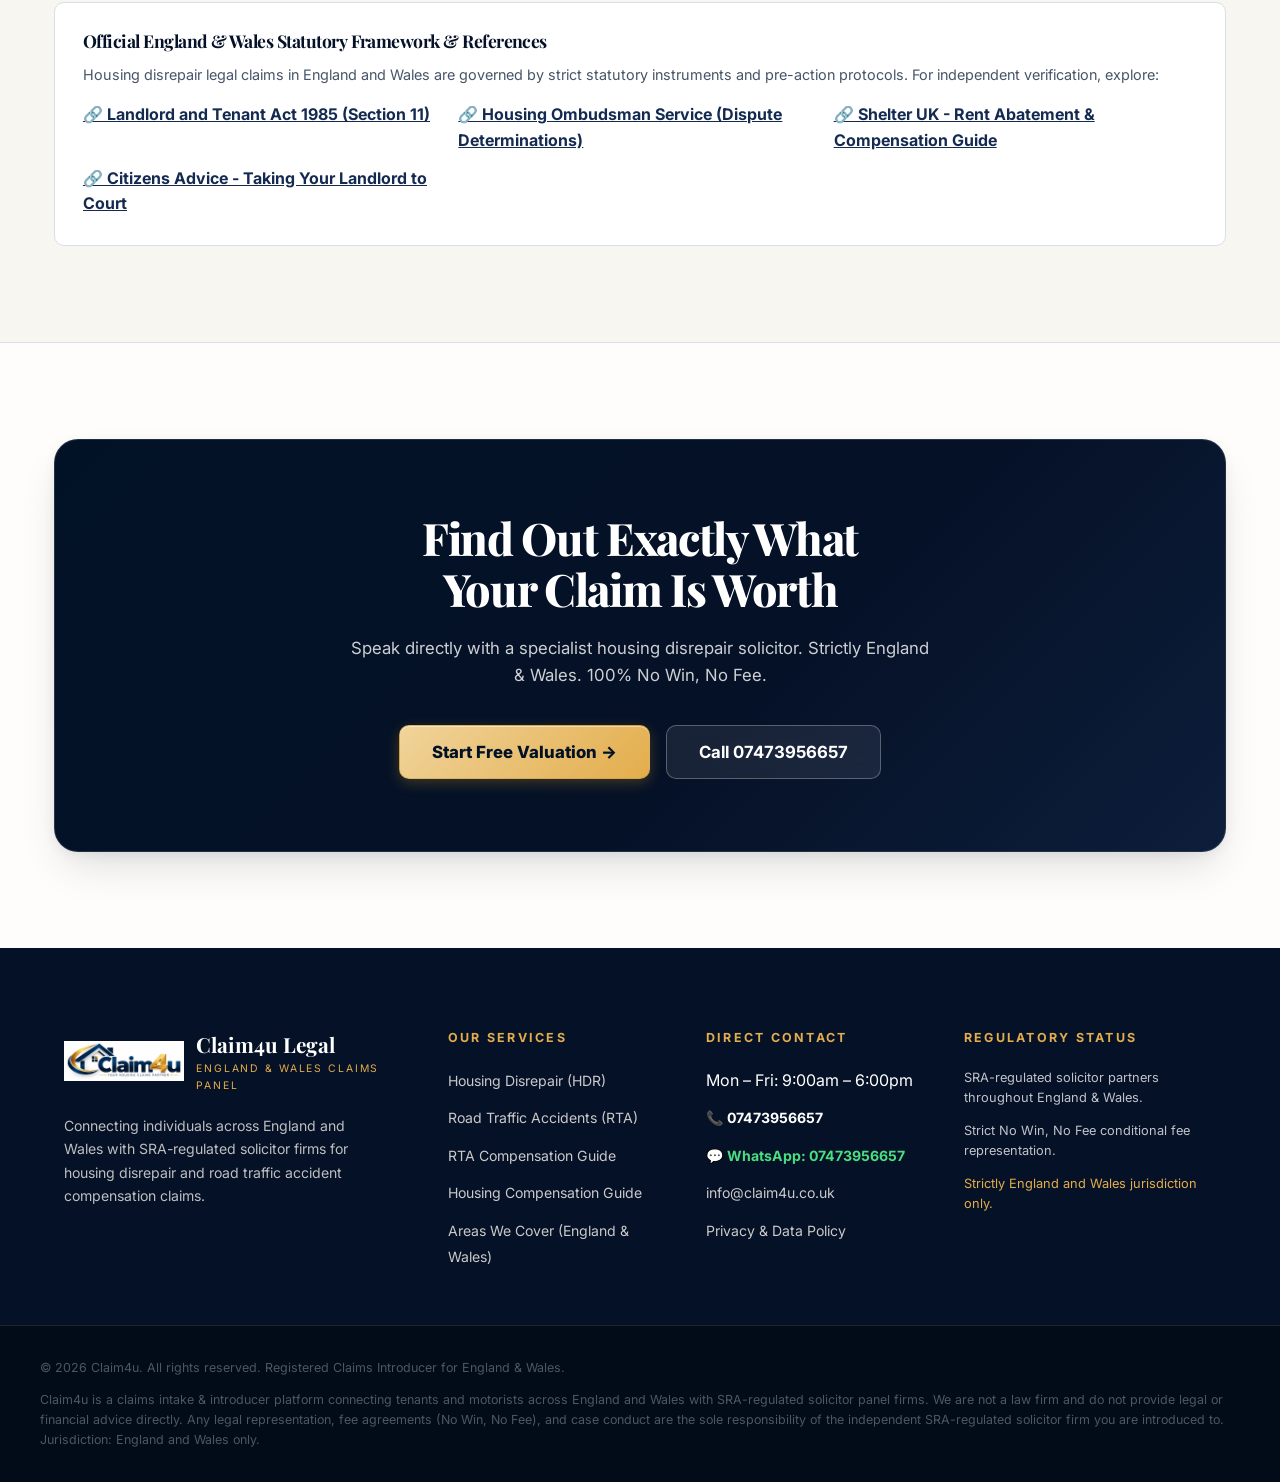
<file: compensation.html>
<!DOCTYPE html>
<html lang="en">
<head>
  <meta charset="utf-8" />
  <meta name="viewport" content="width=device-width, initial-scale=1.0" />

  <!-- Google tag (gtag.js) -->
  <script async src="https://www.googletagmanager.com/gtag/js?id=AW-18344158870"></script>
  <script>
    window.dataLayer = window.dataLayer || [];
    function gtag(){dataLayer.push(arguments);}
    gtag('js', new Date());
    gtag('config', 'AW-18344158870');
  </script>

  <!-- Meta Pixel Code -->
  <script>
    !function(f,b,e,v,n,t,s)
    {if(f.fbq)return;n=f.fbq=function(){n.callMethod?
    n.callMethod.apply(n,arguments):n.queue.push(arguments)};
    if(!f._fbq)f._fbq=n;n.push=n;n.loaded=!0;n.version='2.0';
    n.queue=[];t=b.createElement(e);t.async=!0;
    t.src=v;s=b.getElementsByTagName(e)[0];
    s.parentNode.insertBefore(t,s)}(window, document,'script',
    'https://connect.facebook.net/en_US/fbevents.js');
    if (window.APP_CONFIG && window.APP_CONFIG.advertising && window.APP_CONFIG.advertising.metaPixelId) {
      fbq('init', window.APP_CONFIG.advertising.metaPixelId);
      fbq('track', 'PageView');
    }
  </script>

  <title>How Much Compensation for Housing Disrepair? England &amp; Wales Payout Bands 2026 | Claim4u</title>
  <meta name="description" content="Calculate your housing disrepair compensation payout in England &amp; Wales. Learn typical 2026 payout bands for damp, mould, leaks, cracks, and broken heating from SRA-regulated solicitors." />
  <meta name="keywords" content="housing disrepair compensation calculator, how much compensation for disrepair, damp and mould compensation England Wales, council house repair claims, housing disrepair payout bands 2026" />
  <meta name="author" content="Claim4u - Your Housing Claims Partner" />
  <meta name="robots" content="index, follow, max-image-preview:large, max-snippet:-1, max-video-preview:-1" />
  <link rel="canonical" href="https://claim4u-uk.co/compensation.html" />

  <!-- Geotagging -->
  <meta name="geo.region" content="GB-ENG, GB-WLS" />
  <meta name="geo.placename" content="England and Wales" />

  <!-- Open Graph -->
  <meta property="og:type" content="article" />
  <meta property="og:site_name" content="Claim4u" />
  <meta property="og:url" content="https://claim4u-uk.co/compensation.html" />
  <meta property="og:title" content="How Much Compensation for Housing Disrepair? England &amp; Wales Payout Bands 2026" />
  <meta property="og:description" content="Complete breakdown of England &amp; Wales housing disrepair compensation payouts. Find out how much your council or housing association may owe you." />
  <meta property="og:image" content="https://claim4u-uk.co/assets/hero-mould.jpg" />
  <meta property="og:locale" content="en_GB" />

  <!-- Twitter Cards -->
  <meta name="twitter:card" content="summary_large_image" />
  <meta name="twitter:title" content="Housing Disrepair Compensation Guide 2026 | Claim4u" />
  <meta name="twitter:description" content="Typical England &amp; Wales payout bands: £1,500 – £15,000+ for damp, leaks, mould, and broken heating. No Win, No Fee." />
  <meta name="twitter:image" content="https://claim4u-uk.co/assets/hero-mould.jpg" />

  <meta name="theme-color" content="#041c38" />

  <!-- Google Web Fonts -->
  <link rel="preconnect" href="https://fonts.googleapis.com" />
  <link rel="preconnect" href="https://fonts.gstatic.com" crossorigin />
  <link href="https://fonts.googleapis.com/css2?family=Epilogue:wght@400;500;600;700;800&family=Plus+Jakarta+Sans:wght@500;600;700;800&family=Urbanist:wght@600;700;800;900&display=swap" rel="stylesheet" />

  <!-- Stylesheet -->
  <link rel="stylesheet" href="css/styles.css" />

  <!-- Schema.org Structured Data -->
  <script type="application/ld+json">
  {
    "@context": "https://schema.org",
    "@graph": [
      {
        "@type": "Article",
        "@id": "https://claim4u-uk.co/compensation.html#article",
        "headline": "How Much Compensation for Housing Disrepair? UK Payout Bands 2026",
        "description": "Comprehensive guide to UK housing disrepair compensation payouts, rent abatement percentages, and statutory damages.",
        "author": {
          "@type": "Organization",
          "name": "Claim4u Housing Disrepair Legal Advisory"
        },
        "publisher": {
          "@type": "Organization",
          "name": "Claim4u",
          "logo": {
            "@type": "ImageObject",
            "url": "https://claim4u-uk.co/assets/claim4u-logo.png"
          }
        },
        "datePublished": "2026-01-10",
        "dateModified": "2026-10-29",
        "mainEntityOfPage": "https://claim4u-uk.co/compensation.html"
      },
      {
        "@type": "BreadcrumbList",
        "itemListElement": [
          {
            "@type": "ListItem",
            "position": 1,
            "name": "Home",
            "item": "https://claim4u-uk.co/"
          },
          {
            "@type": "ListItem",
            "position": 2,
            "name": "Compensation Guide",
            "item": "https://claim4u-uk.co/compensation.html"
          }
        ]
      }
    ]
  }
  </script>
</head>
<body>

  <!-- Top Announcement Bar (CaseFlow Legal style) -->
  <div class="cfl-topbar">
    <div class="cfl-topbar-inner">
      <div class="cfl-topbar-left">
        <span class="live-dot"></span>
        <span>Working with SRA-regulated solicitor firms across <strong style="color: var(--brand-gold);">England &amp; Wales</strong></span>
      </div>
      <div class="cfl-topbar-right">
        <a href="tel:07473956657" class="cfl-topbar-link">📞 Call: 07473956657</a>
        <a href="https://wa.me/447473956657?text=Hello%20Claim4u%2C%20how%20much%20housing%20disrepair%20compensation%20could%20I%20get%20in%20England%20or%20Wales%3F" target="_blank" rel="noopener noreferrer" class="cfl-topbar-link" style="color: #4ade80;">💬 WhatsApp: 07473956657</a>
      </div>
    </div>
  </div>

  <!-- Sticky CaseFlow Header -->
  <header class="cfl-header">
    <div class="cfl-header-inner">
      <a href="index.html" class="cfl-brand" title="Claim4u Home">
        <img src="assets/claim4u-logo.png" alt="Claim4u Logo" style="height: 44px; width: auto;" />
        <div class="cfl-brand-text">
          <div class="cfl-brand-name">Claim4u Legal</div>
          <div class="cfl-brand-sub">England &amp; Wales Claims Introducer</div>
        </div>
      </a>

      <!-- Desktop Navigation -->
      <nav class="cfl-nav">
        <a href="index.html" class="cfl-nav-link">Home</a>
        <a href="index.html#hdr" class="cfl-nav-link">Housing Disrepair</a>
        <a href="rta-claims.html" class="cfl-nav-link">Road Accidents (RTA) <span class="cfl-nav-badge">NEW</span></a>
        <a href="compensation.html" class="cfl-nav-link active">Housing Payouts</a>
        <a href="rta-compensation.html" class="cfl-nav-link">RTA Payouts</a>
        <a href="areas.html" class="cfl-nav-link">Areas (England &amp; Wales)</a>
      </nav>

      <div style="display: flex; align-items: center; gap: 0.75rem;">
        <a href="index.html#enquiry" class="btn-cfl-gold" style="padding: 0.65rem 1.4rem; font-size: 0.88rem;">
          Start Free Enquiry →
        </a>

        <!-- Mobile Menu Toggle Button -->
        <button type="button" class="mobile-menu-toggle" id="mobileMenuToggle" aria-label="Open mobile menu">
          <svg width="24" height="24" viewBox="0 0 24 24" fill="none" stroke="currentColor" stroke-width="2.5" stroke-linecap="round" stroke-linejoin="round">
            <line x1="3" y1="12" x2="21" y2="12"></line>
            <line x1="3" y1="6" x2="21" y2="6"></line>
            <line x1="3" y1="18" x2="21" y2="18"></line>
          </svg>
        </button>
      </div>
    </div>
  </header>

  <!-- Mobile Drawer Menu -->
  <div class="mobile-nav-overlay" id="mobileOverlay"></div>
  <div class="mobile-nav-drawer" id="mobileDrawer">
    <div class="mobile-drawer-header">
      <img src="assets/claim4u-logo.png" alt="Claim4u Logo" style="height: 38px; width: auto;" />
      <button type="button" id="mobileDrawerClose" style="background: none; border: none; font-size: 26px; cursor: pointer; color: var(--primary);">&times;</button>
    </div>
    <div class="mobile-nav-links">
      <a href="index.html" class="mobile-nav-link">Home</a>
      <a href="index.html#services" class="mobile-nav-link">Our Services</a>
      <a href="index.html#hdr" class="mobile-nav-link">Housing Disrepair (HDR)</a>
      <a href="rta-claims.html" class="mobile-nav-link">Road Traffic Accidents (RTA)</a>
      <a href="rta-compensation.html" class="mobile-nav-link">RTA Payout Bands</a>
      <a href="compensation.html" class="mobile-nav-link active">Housing Compensation Guide</a>
      <a href="areas.html" class="mobile-nav-link">Areas We Cover (England &amp; Wales)</a>
      <a href="index.html#faq" class="mobile-nav-link">FAQ</a>
      <a href="privacy.html" class="mobile-nav-link">Privacy Policy</a>
    </div>
    <div class="mobile-drawer-footer">
      <a href="tel:07473956657" class="btn btn-navy" style="width: 100%;">
        📞 Call 07473956657
      </a>
      <a href="https://wa.me/447473956657?text=Hello%20Claim4u%2C%20I%20have%20a%20question%20about%20housing%20compensation" class="btn btn-whatsapp" style="width: 100%;">
        💬 WhatsApp 07473956657
      </a>
    </div>
  </div>

  <!-- Breadcrumbs -->
  <nav class="breadcrumb-container" aria-label="Breadcrumb">
    <div class="container">
      <ol class="breadcrumb-list">
        <li class="breadcrumb-item"><a href="index.html">Home</a></li>
        <li class="breadcrumb-separator">/</li>
        <li class="breadcrumb-item breadcrumb-current" aria-current="page">Compensation Guide</li>
      </ol>
    </div>
  </nav>

  <main>
    <!-- Hero / Intro -->
    <section class="section-spacing" style="background: linear-gradient(180deg, var(--surface) 0%, #ffffff 100%); border-bottom: 1px solid var(--border);">
      <div class="container" style="max-width: 900px; text-align: center;">
        <span class="section-tag">Compensation Payout Guide 2026</span>
        <h1 class="section-title" style="font-size: 3rem;">
          How Much Housing Disrepair Compensation in England &amp; Wales?
        </h1>
        <p class="section-subtitle" style="margin: 1.5rem auto 2.5rem; font-size: 1.2rem;">
          Most successful housing disrepair claims in England &amp; Wales settle between <strong>£1,500 and £15,000+</strong>. What you receive depends on the severity of the disrepair, duration, health ill effects, and damage to personal belongings under the Civil Procedure Rules (CPR) Pre-Action Protocol for England and Wales.
        </p>
        <div style="display: flex; justify-content: center; gap: 1rem; flex-wrap: wrap;">
          <a href="index.html#claim" class="btn btn-primary" style="font-size: 1rem; padding: 1rem 2rem;">Value my claim free →</a>
          <a href="https://wa.me/447473956657?text=Hello%20Claim4u%2C%20can%20you%20help%20value%20my%20housing%20disrepair%20claim%20in%20England%20or%20Wales%3F" target="_blank" rel="noopener noreferrer" class="btn btn-whatsapp" style="padding: 1rem 1.8rem;">
            WhatsApp Advisor: 07473956657
          </a>
        </div>
      </div>
    </section>

    <!-- Typical Payout Bands Table -->
    <section class="section-spacing">
      <div class="container">
        <div style="max-width: 700px; margin-bottom: 3rem;">
          <span class="section-tag">Payout Bands</span>
          <h2 class="section-title">Typical Compensation by Type of Disrepair</h2>
          <p class="section-subtitle">
            Claims often involve more than one issue — damp caused by a leak, or pests entering through structural cracks — and those combine into a single, larger award.
          </p>
        </div>

        <div style="display: grid; grid-template-columns: repeat(auto-fit, minmax(320px, 1fr)); gap: 1.75rem;">
          <div class="damage-card">
            <h3 class="damage-title">💧 Damp &amp; Toxic Black Mould</h3>
            <div style="font-size: 2.1rem; font-weight: 800; color: var(--gold-600); margin: 0.5rem 0;">£1,500 – £12,000+</div>
            <p class="damage-desc">
              Calculated based on percentage of rent refunded (25%–50%) for the duration, plus additional awards under <a href="https://www.gov.uk/government/publications/homes-fitness-for-human-habitation-act-2018" target="_blank" rel="noopener noreferrer" style="color: var(--navy-700); font-weight: 700; text-decoration: underline;">Awaab's Law</a> for asthma, bronchitis, or respiratory illness caused by mould spores.
            </p>
          </div>

          <div class="damage-card">
            <h3 class="damage-title">🧱 Structural Cracks &amp; Foundation Movement</h3>
            <div style="font-size: 2.1rem; font-weight: 800; color: var(--gold-600); margin: 0.5rem 0;">£2,000 – £15,000+</div>
            <p class="damage-desc">
              Cracking walls, collapsing ceilings, sagging floors, staircase hazards, and external brickwork decay where family safety was compromised under Section 11 of the <a href="https://www.legislation.gov.uk/ukpga/1985/70/section/11" target="_blank" rel="noopener noreferrer" style="color: var(--navy-700); font-weight: 700; text-decoration: underline;">Landlord and Tenant Act 1985</a>.
            </p>
          </div>

          <div class="damage-card">
            <h3 class="damage-title">🔥 Broken Boilers &amp; Heating Failure</h3>
            <div style="font-size: 2.1rem; font-weight: 800; color: var(--gold-600); margin: 0.5rem 0;">£1,500 – £7,500+</div>
            <p class="damage-desc">
              Freezing living conditions, broken radiators, lack of hot water, and excessive electricity bills from using temporary plug-in fan heaters.
            </p>
          </div>

          <div class="damage-card">
            <h3 class="damage-title">🚰 Internal Leaks &amp; Water Ingress</h3>
            <div style="font-size: 2.1rem; font-weight: 800; color: var(--gold-600); margin: 0.5rem 0;">£1,800 – £10,000+</div>
            <p class="damage-desc">
              Unresolved roof leaks, dripping ceilings, burst pipes, and water intrusion causing ruined carpets, furniture, and hazardous electrical faults.
            </p>
          </div>

          <div class="damage-card">
            <h3 class="damage-title">🐀 Infestations (Rats, Mice, Pests)</h3>
            <div style="font-size: 2.1rem; font-weight: 800; color: var(--gold-600); margin: 0.5rem 0;">£1,500 – £8,500+</div>
            <p class="damage-desc">
              Pest entry due to unsealed council pipe cavities, defective drainage, or untreated structural decay causing severe psychological distress and unsanitary conditions.
            </p>
          </div>

          <div class="damage-card">
            <h3 class="damage-title">🚪 Rotten Windows &amp; Insecure Doors</h3>
            <div style="font-size: 2.1rem; font-weight: 800; color: var(--gold-600); margin: 0.5rem 0;">£1,200 – £6,000+</div>
            <p class="damage-desc">
              Rotten wooden frames, broken locking mechanisms, excessive draughts, and water pouring through failed seals, resulting in lost thermal insulation.
            </p>
          </div>
        </div>
      </div>
    </section>

    <!-- Real Case Spotlight Card -->
    <section class="section-spacing" style="padding-top: 0;">
      <div class="container">
        <div style="background: linear-gradient(135deg, var(--navy-950) 0%, var(--navy-900) 100%); border-radius: var(--radius-xl); padding: 2.5rem; color: #ffffff; display: flex; align-items: center; justify-content: space-between; flex-wrap: wrap; gap: 2rem; border-left: 5px solid var(--gold-500); box-shadow: var(--shadow-lift);">
          <div style="max-width: 600px;">
            <span style="background: rgba(212, 155, 32, 0.2); color: var(--gold-300); font-size: 0.75rem; font-weight: 800; padding: 4px 10px; border-radius: 20px; text-transform: uppercase; letter-spacing: 0.05em;">
              Case Study Result
            </span>
            <h3 style="font-size: 1.6rem; color: #ffffff; margin: 0.75rem 0; font-family: var(--font-display);">
              £6,250 Secured for Southwark Council Tenant
            </h3>
            <p style="color: #cbd5e1; font-size: 0.95rem; line-height: 1.6; margin-bottom: 1rem;">
              "Water was dripping through our bathroom ceiling for over 18 months from an unresolved roof defect. When the plasterboard collapsed, Claim4u issued a formal legal notice. In under a month, the roof was fixed, bathroom rebuilt, and we received £6,250 compensation." — <strong>Marcus Campbell, London</strong>
            </p>
            <div style="display: flex; gap: 1rem; align-items: center; font-size: 0.85rem; color: #94a3b8;">
              <span>✓ Repairs Enforced</span>
              <span>✓ Zero Legal Fees Paid</span>
              <span>✓ 100% No Win No Fee</span>
            </div>
          </div>
          <a href="index.html#claim" class="btn btn-primary" style="font-size: 1.05rem; padding: 1rem 2rem; white-space: nowrap;">
            Check Your Claim Now →
          </a>
        </div>
      </div>
    </section>

    <!-- 5 Valuation Factors -->
    <section class="section-spacing" style="background-color: var(--surface); border-top: 1px solid var(--border); border-bottom: 1px solid var(--border);">
      <div class="container">
        <div style="max-width: 680px; margin-bottom: 3rem;">
          <span class="section-tag">Valuation Factors</span>
          <h2 class="section-title">Five Things That Decide What Your Claim Is Worth</h2>
          <p class="section-subtitle">
            Under UK Civil Procedure Rules and Judicial College guidelines, housing disrepair compensation comprises three primary pillars:
          </p>
        </div>

        <div style="display: grid; grid-template-columns: repeat(auto-fit, minmax(280px, 1fr)); gap: 1.5rem;">
          <div class="step-card">
            <div class="step-tag">FACTOR 01</div>
            <h3 class="step-title">How Long It Went Unrepaired</h3>
            <p class="step-desc">
              Compensation is calculated in part as a percentage of the rent you paid — commonly 25% to 50% of rent for the period in disrepair. Longer means higher payouts.
            </p>
          </div>

          <div class="step-card">
            <div class="step-tag">FACTOR 02</div>
            <h3 class="step-title">Health Impacts</h3>
            <p class="step-desc">
              Asthma, chest infections, skin conditions, anxiety and sleep loss significantly increase the general damages element, supported by medical or GP notes.
            </p>
          </div>

          <div class="step-card">
            <div class="step-tag">FACTOR 03</div>
            <h3 class="step-title">Financial Losses</h3>
            <p class="step-desc">
              Ruined furniture, sofas, clothing, electrical appliances, increased heating bills, and dehumidifier running costs are claimed back in full as special damages.
            </p>
          </div>

          <div class="step-card">
            <div class="step-tag">FACTOR 04</div>
            <h3 class="step-title">Rooms Affected</h3>
            <p class="step-desc">
              A single hallway patch is treated differently to a family bedroom or living room rendered completely unusable for months on end.
            </p>
          </div>

          <div class="step-card">
            <div class="step-tag">FACTOR 05</div>
            <h3 class="step-title">Evidence &amp; Complaints</h3>
            <p class="step-desc">
              Dated photos, council repair reference numbers, emails, and complaint correspondence prove landlord negligence and maximize settlement speed.
            </p>
          </div>
        </div>

        <!-- Official External Authority Backlinks -->
        <div style="margin-top: 3rem; background: #ffffff; border: 1px solid var(--border); border-radius: var(--radius-md); padding: 1.75rem;">
          <h4 style="font-size: 1.1rem; color: var(--navy-900); font-weight: 700; margin-bottom: 0.75rem;">
            Official England &amp; Wales Statutory Framework &amp; References
          </h4>
          <p style="font-size: 0.9rem; color: #475569; line-height: 1.6; margin-bottom: 1rem;">
            Housing disrepair legal claims in England and Wales are governed by strict statutory instruments and pre-action protocols. For independent verification, explore:
          </p>
          <ul style="display: grid; grid-template-columns: repeat(auto-fit, minmax(280px, 1fr)); gap: 0.75rem; list-style: none; padding: 0;">
            <li>
              <a href="https://www.legislation.gov.uk/ukpga/1985/70/section/11" target="_blank" rel="noopener noreferrer" style="color: var(--navy-700); font-weight: 700; text-decoration: underline;">
                🔗 Landlord and Tenant Act 1985 (Section 11)
              </a>
            </li>
            <li>
              <a href="https://www.housing-ombudsman.org.uk/" target="_blank" rel="noopener noreferrer" style="color: var(--navy-700); font-weight: 700; text-decoration: underline;">
                🔗 Housing Ombudsman Service (Dispute Determinations)
              </a>
            </li>
            <li>
              <a href="https://www.shelter.org.uk/" target="_blank" rel="noopener noreferrer" style="color: var(--navy-700); font-weight: 700; text-decoration: underline;">
                🔗 Shelter UK - Rent Abatement &amp; Compensation Guide
              </a>
            </li>
            <li>
              <a href="https://www.citizensadvice.org.uk/housing/repairs-in-rented-housing/" target="_blank" rel="noopener noreferrer" style="color: var(--navy-700); font-weight: 700; text-decoration: underline;">
                🔗 Citizens Advice - Taking Your Landlord to Court
              </a>
            </li>
          </ul>
        </div>
      </div>
    </section>

    <!-- Call to action -->
    <section class="section-spacing">
      <div class="container">
        <div class="cta-banner-card">
          <h2 class="cta-banner-title">Find Out Exactly What Your Claim Is Worth</h2>
          <p class="cta-banner-subtitle">
            Speak directly with a specialist housing disrepair solicitor. Strictly England &amp; Wales. 100% No Win, No Fee.
          </p>
          <div class="cta-banner-actions">
            <a href="index.html#claim" class="btn btn-primary" style="font-size: 1.05rem; padding: 1rem 2rem;">Start Free Valuation →</a>
            <a href="tel:07473956657" class="btn btn-outline-white" style="font-size: 1.05rem; padding: 1rem 2rem;">Call 07473956657</a>
          </div>
        </div>
      </div>
    </section>
  </main>

  <!-- Mobile Sticky Ad-Conversion Bar -->
  <aside class="mobile-sticky-bar" aria-label="Quick Contact and Claim Action Bar">
    <div class="mobile-sticky-grid">
      <a href="tel:07473956657" class="mobile-sticky-btn btn-sticky-call" title="Call Claim4u">
        <svg width="15" height="15" viewBox="0 0 24 24" fill="none" stroke="currentColor" stroke-width="2.5"><path d="M22 16.92v3a2 2 0 0 1-2.18 2 19.79 19.79 0 0 1-8.63-3.07 19.5 19.5 0 0 1-6-6 19.79 19.79 0 0 1-3.07-8.67A2 2 0 0 1 4.11 2h3a2 2 0 0 1 2 1.72 12.84 12.84 0 0 0 .7 2.81 2 2 0 0 1-.45 2.11L8.09 9.91a16 16 0 0 0 6 6l1.27-1.27a2 2 0 0 1 2.11-.45 12.84 12.84 0 0 0 2.81.7A2 2 0 0 1 22 16.92z"></path></svg>
        Call Us
      </a>
      <a href="https://wa.me/447473956657?text=Hello%20Claim4u%2C%20I%20would%20like%20to%20check%20my%20housing%20disrepair%20compensation" target="_blank" rel="noopener noreferrer" class="mobile-sticky-btn btn-sticky-wa" title="WhatsApp Claim4u">
        <svg width="16" height="16" viewBox="0 0 24 24" fill="currentColor"><path d="M12.04 2c-5.46 0-9.91 4.45-9.91 9.91 0 1.75.46 3.45 1.32 4.95L2.05 22l5.25-1.38c1.45.79 3.08 1.21 4.74 1.21 5.46 0 9.91-4.45 9.91-9.91 0-2.65-1.03-5.14-2.9-7.01A9.816 9.816 0 0 0 12.04 2zM12 20.19c-1.48 0-2.93-.4-4.2-1.15l-.3-.18-3.12.82.83-3.04-.2-.31a8.165 8.165 0 0 1-1.26-4.42c0-4.54 3.7-8.24 8.24-8.24 2.2 0 4.27.86 5.82 2.42a8.18 8.18 0 0 1 2.41 5.83c.02 4.54-3.68 8.27-8.22 8.27z"/></svg>
        WhatsApp
      </a>
      <a href="index.html#claim" class="mobile-sticky-btn btn-sticky-claim" title="Check Claim Eligibility Free">
        ⚡ Check Claim
      </a>
    </div>
  </aside>

  <!-- CaseFlow Legal Footer -->
  <footer class="cfl-footer">
    <div class="cfl-footer-grid">
      <div>
        <div style="display: flex; align-items: center; gap: 0.75rem;">
          <img src="assets/claim4u-logo.png" alt="Claim4u Logo" style="height: 40px; width: auto;" />
          <div>
            <div style="font-family: var(--font-serif); font-size: 1.3rem; font-weight: 700; color: #ffffff;">Claim4u Legal</div>
            <div style="font-size: 0.65rem; text-transform: uppercase; letter-spacing: 0.18em; color: var(--brand-gold);">England &amp; Wales Claims Panel</div>
          </div>
        </div>
        <p class="cfl-footer-brand-desc">
          Connecting individuals across England and Wales with SRA-regulated solicitor firms for housing disrepair and road traffic accident compensation claims.
        </p>
      </div>

      <div>
        <div class="cfl-footer-col-title">Our Services</div>
        <ul class="cfl-footer-list">
          <li><a href="index.html#hdr" class="cfl-footer-link">Housing Disrepair (HDR)</a></li>
          <li><a href="rta-claims.html" class="cfl-footer-link">Road Traffic Accidents (RTA)</a></li>
          <li><a href="rta-compensation.html" class="cfl-footer-link">RTA Compensation Guide</a></li>
          <li><a href="compensation.html" class="cfl-footer-link">Housing Compensation Guide</a></li>
          <li><a href="areas.html" class="cfl-footer-link">Areas We Cover (England &amp; Wales)</a></li>
        </ul>
      </div>

      <div>
        <div class="cfl-footer-col-title">Direct Contact</div>
        <ul class="cfl-footer-list">
          <li>Mon – Fri: 9:00am – 6:00pm</li>
          <li><a href="tel:07473956657" class="cfl-footer-link" style="color: #ffffff; font-weight: 700;">📞 07473956657</a></li>
          <li><a href="https://wa.me/447473956657" class="cfl-footer-link" style="color: #4ade80; font-weight: 700;">💬 WhatsApp: 07473956657</a></li>
          <li><a href="mailto:info@claim4u.co.uk" class="cfl-footer-link">info@claim4u.co.uk</a></li>
          <li><a href="privacy.html" class="cfl-footer-link">Privacy &amp; Data Policy</a></li>
        </ul>
      </div>

      <div>
        <div class="cfl-footer-col-title">Regulatory Status</div>
        <ul class="cfl-footer-list">
          <li style="font-size: 0.8rem; color: rgba(255,255,255,0.75);">SRA-regulated solicitor partners throughout England &amp; Wales.</li>
          <li style="font-size: 0.8rem; color: rgba(255,255,255,0.75);">Strict No Win, No Fee conditional fee representation.</li>
          <li style="font-size: 0.8rem; color: var(--brand-gold);">Strictly England and Wales jurisdiction only.</li>
        </ul>
      </div>
    </div>

    <!-- CaseFlow Legal Statutory Notice Bar -->
    <div class="cfl-footer-bottom">
      <div class="cfl-footer-bottom-inner">
        <p>© 2026 Claim4u. All rights reserved. Registered Claims Introducer for England &amp; Wales.</p>
        <p>
          Claim4u is a claims intake &amp; introducer platform connecting tenants and motorists across England and Wales with SRA-regulated solicitor panel firms. We are not a law firm and do not provide legal or financial advice directly. Any legal representation, fee agreements (No Win, No Fee), and case conduct are the sole responsibility of the independent SRA-regulated solicitor firm you are introduced to. Jurisdiction: England and Wales only.
        </p>
      </div>
    </div>
  </footer>

  <script src="js/config.js"></script>
  <script src="js/tracking.js"></script>
  <script src="js/main.js"></script>
</body>
</html>
</file>
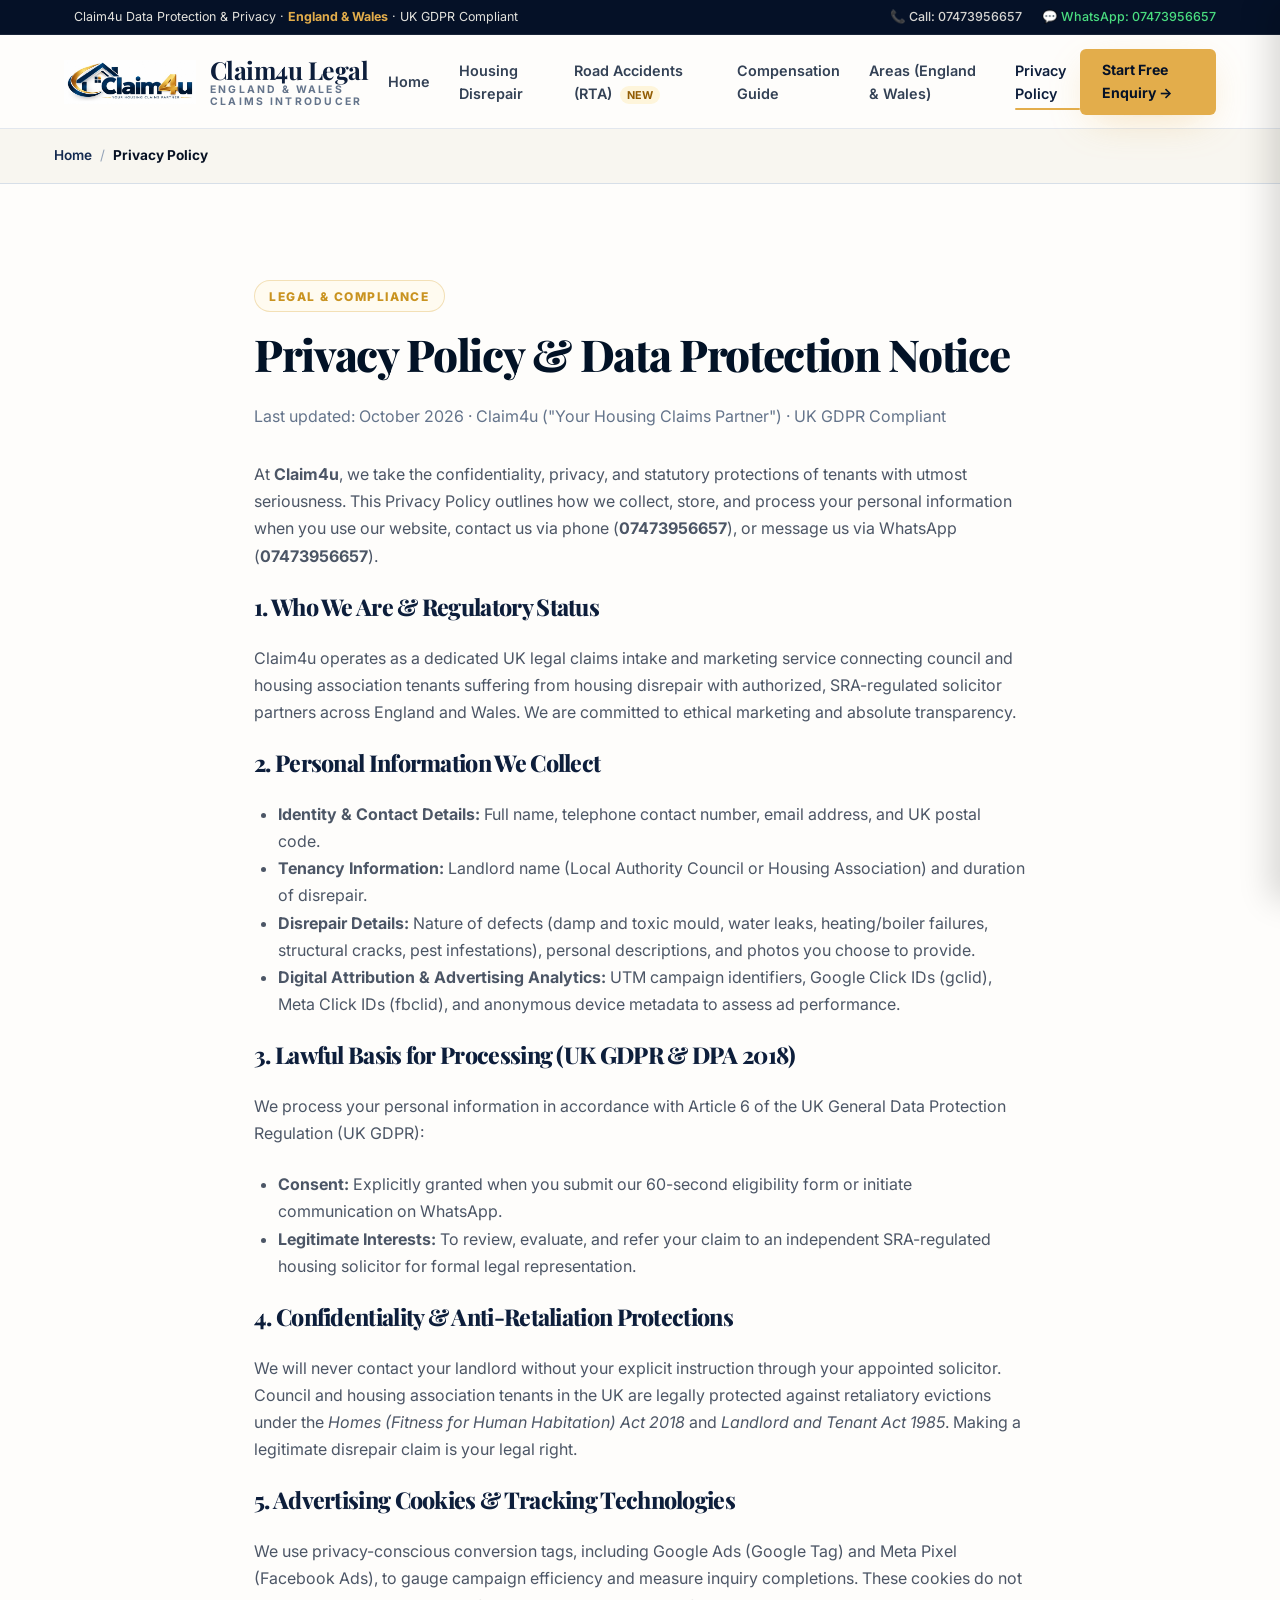
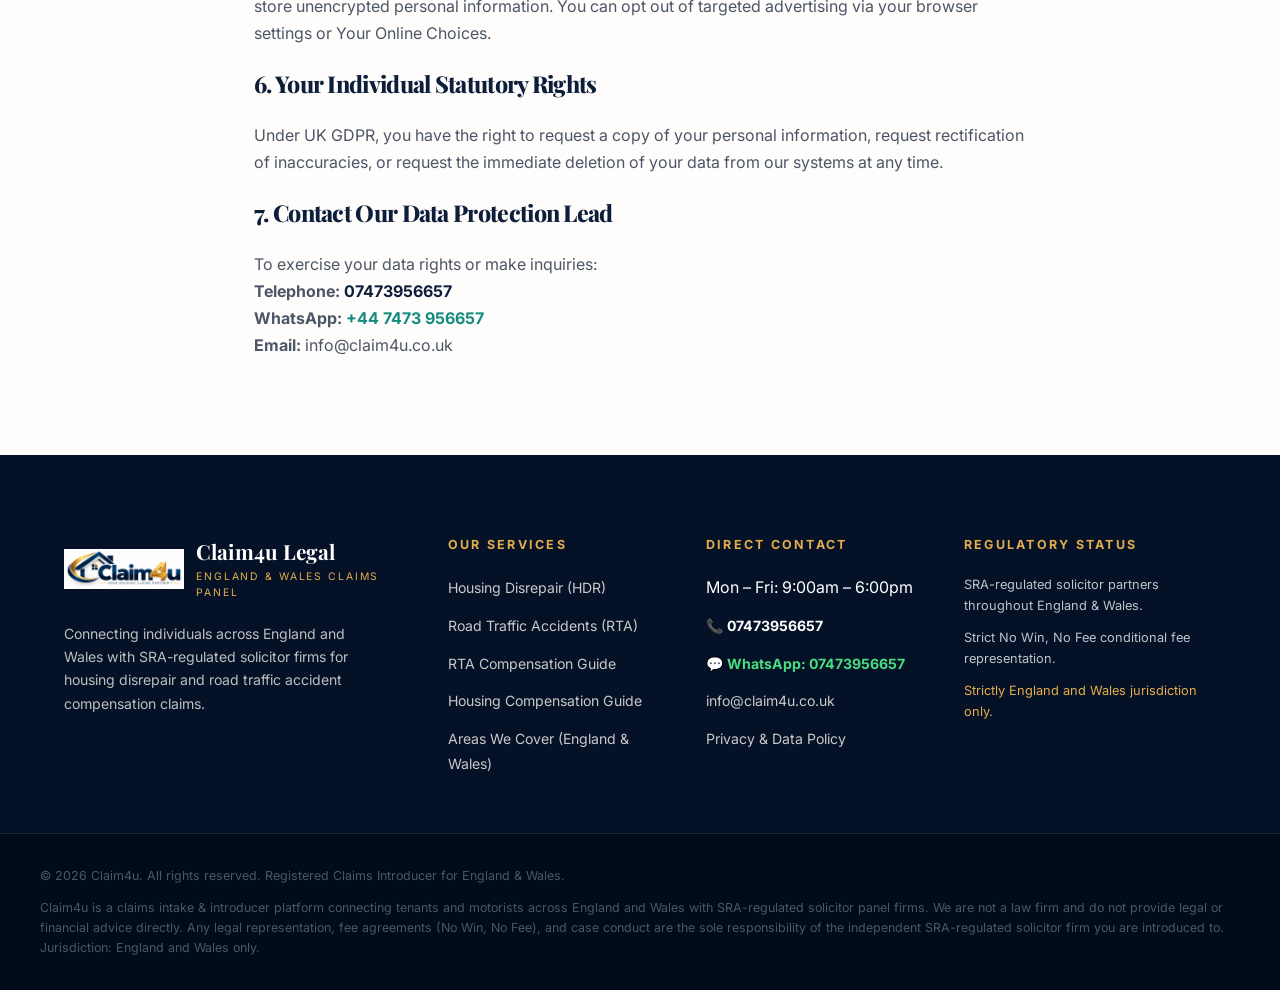
<file: privacy.html>
<!DOCTYPE html>
<html lang="en">
<head>
  <meta charset="utf-8" />
  <meta name="viewport" content="width=device-width, initial-scale=1.0" />

  <!-- Google tag (gtag.js) -->
  <script async src="https://www.googletagmanager.com/gtag/js?id=AW-18344158870"></script>
  <script>
    window.dataLayer = window.dataLayer || [];
    function gtag(){dataLayer.push(arguments);}
    gtag('js', new Date());
    gtag('config', 'AW-18344158870');
  </script>

  <!-- Meta Pixel Code -->
  <script>
    !function(f,b,e,v,n,t,s)
    {if(f.fbq)return;n=f.fbq=function(){n.callMethod?
    n.callMethod.apply(n,arguments):n.queue.push(arguments)};
    if(!f._fbq)f._fbq=n;n.push=n;n.loaded=!0;n.version='2.0';
    n.queue=[];t=b.createElement(e);t.async=!0;
    t.src=v;s=b.getElementsByTagName(e)[0];
    s.parentNode.insertBefore(t,s)}(window, document,'script',
    'https://connect.facebook.net/en_US/fbevents.js');
    if (window.APP_CONFIG && window.APP_CONFIG.advertising && window.APP_CONFIG.advertising.metaPixelId) {
      fbq('init', window.APP_CONFIG.advertising.metaPixelId);
      fbq('track', 'PageView');
    }
  </script>

  <title>Privacy Policy &amp; Data Protection | Claim4u</title>
  <meta name="description" content="Read how Claim4u collects, protects and processes your personal data under UK GDPR and the Data Protection Act 2018 when inquiring about a housing disrepair claim." />
  <meta name="author" content="Claim4u - Your Housing Claims Partner" />
  <meta name="robots" content="index, follow" />
  <link rel="canonical" href="https://claim4u-uk.co/privacy.html" />

  <!-- Geotagging -->
  <meta name="geo.region" content="GB-ENG, GB-WLS" />
  <meta name="geo.placename" content="England and Wales" />

  <!-- Open Graph -->
  <meta property="og:type" content="article" />
  <meta property="og:site_name" content="Claim4u" />
  <meta property="og:url" content="https://claim4u-uk.co/privacy.html" />
  <meta property="og:title" content="Privacy Policy &amp; UK GDPR Compliance | Claim4u" />
  <meta property="og:description" content="Strict client confidentiality, UK GDPR compliance, and legal protections for housing disrepair claimants." />
  <meta property="og:image" content="https://claim4u-uk.co/assets/hero-mould.jpg" />
  <meta property="og:locale" content="en_GB" />

  <!-- Twitter Cards -->
  <meta name="twitter:card" content="summary" />
  <meta name="twitter:title" content="Privacy Policy | Claim4u" />
  <meta name="twitter:description" content="Read our UK GDPR compliant data protection policy." />

  <meta name="theme-color" content="#041c38" />

  <!-- Google Web Fonts -->
  <link rel="preconnect" href="https://fonts.googleapis.com" />
  <link rel="preconnect" href="https://fonts.gstatic.com" crossorigin />
  <link href="https://fonts.googleapis.com/css2?family=Epilogue:wght@400;500;600;700;800&family=Plus+Jakarta+Sans:wght@500;600;700;800&family=Urbanist:wght@600;700;800;900&display=swap" rel="stylesheet" />

  <!-- Stylesheet -->
  <link rel="stylesheet" href="css/styles.css" />

  <!-- Schema.org BreadcrumbList -->
  <script type="application/ld+json">
  {
    "@context": "https://schema.org",
    "@type": "BreadcrumbList",
    "itemListElement": [
      {
        "@type": "ListItem",
        "position": 1,
        "name": "Home",
        "item": "https://claim4u-uk.co/"
      },
      {
        "@type": "ListItem",
        "position": 2,
        "name": "Privacy Policy",
        "item": "https://claim4u-uk.co/privacy.html"
      }
    ]
  }
  </script>
</head>
<body>

  <!-- Top Announcement Bar (CaseFlow Legal style) -->
  <div class="cfl-topbar">
    <div class="cfl-topbar-inner">
      <div class="cfl-topbar-left">
        <span class="live-dot"></span>
        <span>Claim4u Data Protection &amp; Privacy · <strong style="color: var(--brand-gold);">England &amp; Wales</strong> · UK GDPR Compliant</span>
      </div>
      <div class="cfl-topbar-right">
        <a href="tel:07473956657" class="cfl-topbar-link">📞 Call: 07473956657</a>
        <a href="https://wa.me/447473956657" class="cfl-topbar-link" style="color: #4ade80;">💬 WhatsApp: 07473956657</a>
      </div>
    </div>
  </div>

  <!-- Sticky CaseFlow Header -->
  <header class="cfl-header">
    <div class="cfl-header-inner">
      <a href="index.html" class="cfl-brand" title="Claim4u Home">
        <img src="assets/claim4u-logo.png" alt="Claim4u Logo" style="height: 44px; width: auto;" />
        <div class="cfl-brand-text">
          <div class="cfl-brand-name">Claim4u Legal</div>
          <div class="cfl-brand-sub">England &amp; Wales Claims Introducer</div>
        </div>
      </a>

      <!-- Desktop Navigation -->
      <nav class="cfl-nav">
        <a href="index.html" class="cfl-nav-link">Home</a>
        <a href="index.html#hdr" class="cfl-nav-link">Housing Disrepair</a>
        <a href="rta-claims.html" class="cfl-nav-link">Road Accidents (RTA) <span class="cfl-nav-badge">NEW</span></a>
        <a href="compensation.html" class="cfl-nav-link">Compensation Guide</a>
        <a href="areas.html" class="cfl-nav-link">Areas (England &amp; Wales)</a>
        <a href="privacy.html" class="cfl-nav-link active">Privacy Policy</a>
      </nav>

      <div style="display: flex; align-items: center; gap: 0.75rem;">
        <a href="index.html#enquiry" class="btn-cfl-gold" style="padding: 0.65rem 1.4rem; font-size: 0.88rem;">
          Start Free Enquiry →
        </a>

        <!-- Mobile Menu Toggle Button -->
        <button type="button" class="mobile-menu-toggle" id="mobileMenuToggle" aria-label="Open mobile menu">
          <svg width="24" height="24" viewBox="0 0 24 24" fill="none" stroke="currentColor" stroke-width="2.5" stroke-linecap="round" stroke-linejoin="round">
            <line x1="3" y1="12" x2="21" y2="12"></line>
            <line x1="3" y1="6" x2="21" y2="6"></line>
            <line x1="3" y1="18" x2="21" y2="18"></line>
          </svg>
        </button>
      </div>
    </div>
  </header>

  <!-- Mobile Drawer Menu -->
  <div class="mobile-nav-overlay" id="mobileOverlay"></div>
  <div class="mobile-nav-drawer" id="mobileDrawer">
    <div class="mobile-drawer-header">
      <img src="assets/claim4u-logo.png" alt="Claim4u Logo" style="height: 38px; width: auto;" />
      <button type="button" id="mobileDrawerClose" style="background: none; border: none; font-size: 26px; cursor: pointer; color: var(--primary);">&times;</button>
    </div>
    <div class="mobile-nav-links">
      <a href="index.html" class="mobile-nav-link">Home</a>
      <a href="index.html#services" class="mobile-nav-link">Our Services</a>
      <a href="index.html#hdr" class="mobile-nav-link">Housing Disrepair (HDR)</a>
      <a href="rta-claims.html" class="mobile-nav-link">Road Traffic Accidents (RTA)</a>
      <a href="rta-compensation.html" class="mobile-nav-link">RTA Payout Bands</a>
      <a href="compensation.html" class="mobile-nav-link">Housing Compensation Guide</a>
      <a href="areas.html" class="mobile-nav-link">Areas We Cover (England &amp; Wales)</a>
      <a href="index.html#faq" class="mobile-nav-link">FAQ</a>
      <a href="privacy.html" class="mobile-nav-link active">Privacy Policy</a>
    </div>
    <div class="mobile-drawer-footer">
      <a href="tel:07473956657" class="btn btn-navy" style="width: 100%;">
        📞 Call 07473956657
      </a>
      <a href="https://wa.me/447473956657?text=Hello%20Claim4u%2C%20I%20have%20a%20privacy%20question" class="btn btn-whatsapp" style="width: 100%;">
        💬 WhatsApp 07473956657
      </a>
    </div>
  </div>

  <!-- Breadcrumbs -->
  <nav class="breadcrumb-container" aria-label="Breadcrumb">
    <div class="container">
      <ol class="breadcrumb-list">
        <li class="breadcrumb-item"><a href="index.html">Home</a></li>
        <li class="breadcrumb-separator">/</li>
        <li class="breadcrumb-item breadcrumb-current" aria-current="page">Privacy Policy</li>
      </ol>
    </div>
  </nav>

  <main>
    <section class="section-spacing">
      <div class="container" style="max-width: 820px;">
        <span class="section-tag">Legal &amp; Compliance</span>
        <h1 class="section-title" style="font-size: 2.75rem; margin-bottom: 1.5rem;">
          Privacy Policy &amp; Data Protection Notice
        </h1>
        <p style="color: var(--foreground-subtle); margin-bottom: 2rem;">
          Last updated: October 2026 · Claim4u ("Your Housing Claims Partner") · UK GDPR Compliant
        </p>

        <div style="font-size: 1rem; line-height: 1.7; color: var(--foreground-muted); display: flex; flex-direction: column; gap: 1.5rem;">
          <p>
            At <strong>Claim4u</strong>, we take the confidentiality, privacy, and statutory protections of tenants with utmost seriousness. This Privacy Policy outlines how we collect, store, and process your personal information when you use our website, contact us via phone (<strong>07473956657</strong>), or message us via WhatsApp (<strong>07473956657</strong>).
          </p>

          <h2 style="font-size: 1.45rem; color: var(--primary);">1. Who We Are &amp; Regulatory Status</h2>
          <p>
            Claim4u operates as a dedicated UK legal claims intake and marketing service connecting council and housing association tenants suffering from housing disrepair with authorized, SRA-regulated solicitor partners across England and Wales. We are committed to ethical marketing and absolute transparency.
          </p>

          <h2 style="font-size: 1.45rem; color: var(--primary);">2. Personal Information We Collect</h2>
          <ul style="padding-left: 1.5rem;">
            <li><strong>Identity &amp; Contact Details:</strong> Full name, telephone contact number, email address, and UK postal code.</li>
            <li><strong>Tenancy Information:</strong> Landlord name (Local Authority Council or Housing Association) and duration of disrepair.</li>
            <li><strong>Disrepair Details:</strong> Nature of defects (damp and toxic mould, water leaks, heating/boiler failures, structural cracks, pest infestations), personal descriptions, and photos you choose to provide.</li>
            <li><strong>Digital Attribution &amp; Advertising Analytics:</strong> UTM campaign identifiers, Google Click IDs (gclid), Meta Click IDs (fbclid), and anonymous device metadata to assess ad performance.</li>
          </ul>

          <h2 style="font-size: 1.45rem; color: var(--primary);">3. Lawful Basis for Processing (UK GDPR &amp; DPA 2018)</h2>
          <p>
            We process your personal information in accordance with Article 6 of the UK General Data Protection Regulation (UK GDPR):
          </p>
          <ul style="padding-left: 1.5rem;">
            <li><strong>Consent:</strong> Explicitly granted when you submit our 60-second eligibility form or initiate communication on WhatsApp.</li>
            <li><strong>Legitimate Interests:</strong> To review, evaluate, and refer your claim to an independent SRA-regulated housing solicitor for formal legal representation.</li>
          </ul>

          <h2 style="font-size: 1.45rem; color: var(--primary);">4. Confidentiality &amp; Anti-Retaliation Protections</h2>
          <p>
            We will never contact your landlord without your explicit instruction through your appointed solicitor. Council and housing association tenants in the UK are legally protected against retaliatory evictions under the <em>Homes (Fitness for Human Habitation) Act 2018</em> and <em>Landlord and Tenant Act 1985</em>. Making a legitimate disrepair claim is your legal right.
          </p>

          <h2 style="font-size: 1.45rem; color: var(--primary);">5. Advertising Cookies &amp; Tracking Technologies</h2>
          <p>
            We use privacy-conscious conversion tags, including Google Ads (Google Tag) and Meta Pixel (Facebook Ads), to gauge campaign efficiency and measure inquiry completions. These cookies do not store unencrypted personal information. You can opt out of targeted advertising via your browser settings or Your Online Choices.
          </p>

          <h2 style="font-size: 1.45rem; color: var(--primary);">6. Your Individual Statutory Rights</h2>
          <p>
            Under UK GDPR, you have the right to request a copy of your personal information, request rectification of inaccuracies, or request the immediate deletion of your data from our systems at any time.
          </p>

          <h2 style="font-size: 1.45rem; color: var(--primary);">7. Contact Our Data Protection Lead</h2>
          <p>
            To exercise your data rights or make inquiries:
            <br />
            <strong>Telephone:</strong> <a href="tel:07473956657" style="color: var(--primary); font-weight: 700;">07473956657</a>
            <br />
            <strong>WhatsApp:</strong> <a href="https://wa.me/447473956657" style="color: var(--whatsapp-dark); font-weight: 700;">+44 7473 956657</a>
            <br />
            <strong>Email:</strong> info@claim4u.co.uk
          </p>
        </div>
      </div>
    </section>
  </main>

  <!-- Mobile Sticky Ad-Conversion Bar -->
  <aside class="mobile-sticky-bar" aria-label="Quick Contact and Claim Action Bar">
    <div class="mobile-sticky-grid">
      <a href="tel:07473956657" class="mobile-sticky-btn btn-sticky-call" title="Call Claim4u">
        <svg width="15" height="15" viewBox="0 0 24 24" fill="none" stroke="currentColor" stroke-width="2.5"><path d="M22 16.92v3a2 2 0 0 1-2.18 2 19.79 19.79 0 0 1-8.63-3.07 19.5 19.5 0 0 1-6-6 19.79 19.79 0 0 1-3.07-8.67A2 2 0 0 1 4.11 2h3a2 2 0 0 1 2 1.72 12.84 12.84 0 0 0 .7 2.81 2 2 0 0 1-.45 2.11L8.09 9.91a16 16 0 0 0 6 6l1.27-1.27a2 2 0 0 1 2.11-.45 12.84 12.84 0 0 0 2.81.7A2 2 0 0 1 22 16.92z"></path></svg>
        Call Us
      </a>
      <a href="https://wa.me/447473956657?text=Hello%20Claim4u%2C%20I%20have%20a%20privacy%20question" target="_blank" rel="noopener noreferrer" class="mobile-sticky-btn btn-sticky-wa" title="WhatsApp Claim4u">
        <svg width="16" height="16" viewBox="0 0 24 24" fill="currentColor"><path d="M12.04 2c-5.46 0-9.91 4.45-9.91 9.91 0 1.75.46 3.45 1.32 4.95L2.05 22l5.25-1.38c1.45.79 3.08 1.21 4.74 1.21 5.46 0 9.91-4.45 9.91-9.91 0-2.65-1.03-5.14-2.9-7.01A9.816 9.816 0 0 0 12.04 2zM12 20.19c-1.48 0-2.93-.4-4.2-1.15l-.3-.18-3.12.82.83-3.04-.2-.31a8.165 8.165 0 0 1-1.26-4.42c0-4.54 3.7-8.24 8.24-8.24 2.2 0 4.27.86 5.82 2.42a8.18 8.18 0 0 1 2.41 5.83c.02 4.54-3.68 8.27-8.22 8.27z"/></svg>
        WhatsApp
      </a>
      <a href="index.html#claim" class="mobile-sticky-btn btn-sticky-claim" title="Check Claim Eligibility Free">
        ⚡ Check Claim
      </a>
    </div>
  </aside>

  <!-- CaseFlow Legal Footer -->
  <footer class="cfl-footer">
    <div class="cfl-footer-grid">
      <div>
        <div style="display: flex; align-items: center; gap: 0.75rem;">
          <img src="assets/claim4u-logo.png" alt="Claim4u Logo" style="height: 40px; width: auto;" />
          <div>
            <div style="font-family: var(--font-serif); font-size: 1.3rem; font-weight: 700; color: #ffffff;">Claim4u Legal</div>
            <div style="font-size: 0.65rem; text-transform: uppercase; letter-spacing: 0.18em; color: var(--brand-gold);">England &amp; Wales Claims Panel</div>
          </div>
        </div>
        <p class="cfl-footer-brand-desc">
          Connecting individuals across England and Wales with SRA-regulated solicitor firms for housing disrepair and road traffic accident compensation claims.
        </p>
      </div>

      <div>
        <div class="cfl-footer-col-title">Our Services</div>
        <ul class="cfl-footer-list">
          <li><a href="index.html#hdr" class="cfl-footer-link">Housing Disrepair (HDR)</a></li>
          <li><a href="rta-claims.html" class="cfl-footer-link">Road Traffic Accidents (RTA)</a></li>
          <li><a href="rta-compensation.html" class="cfl-footer-link">RTA Compensation Guide</a></li>
          <li><a href="compensation.html" class="cfl-footer-link">Housing Compensation Guide</a></li>
          <li><a href="areas.html" class="cfl-footer-link">Areas We Cover (England &amp; Wales)</a></li>
        </ul>
      </div>

      <div>
        <div class="cfl-footer-col-title">Direct Contact</div>
        <ul class="cfl-footer-list">
          <li>Mon – Fri: 9:00am – 6:00pm</li>
          <li><a href="tel:07473956657" class="cfl-footer-link" style="color: #ffffff; font-weight: 700;">📞 07473956657</a></li>
          <li><a href="https://wa.me/447473956657" class="cfl-footer-link" style="color: #4ade80; font-weight: 700;">💬 WhatsApp: 07473956657</a></li>
          <li><a href="mailto:info@claim4u.co.uk" class="cfl-footer-link">info@claim4u.co.uk</a></li>
          <li><a href="privacy.html" class="cfl-footer-link">Privacy &amp; Data Policy</a></li>
        </ul>
      </div>

      <div>
        <div class="cfl-footer-col-title">Regulatory Status</div>
        <ul class="cfl-footer-list">
          <li style="font-size: 0.8rem; color: rgba(255,255,255,0.75);">SRA-regulated solicitor partners throughout England &amp; Wales.</li>
          <li style="font-size: 0.8rem; color: rgba(255,255,255,0.75);">Strict No Win, No Fee conditional fee representation.</li>
          <li style="font-size: 0.8rem; color: var(--brand-gold);">Strictly England and Wales jurisdiction only.</li>
        </ul>
      </div>
    </div>

    <!-- CaseFlow Legal Statutory Notice Bar -->
    <div class="cfl-footer-bottom">
      <div class="cfl-footer-bottom-inner">
        <p>© 2026 Claim4u. All rights reserved. Registered Claims Introducer for England &amp; Wales.</p>
        <p>
          Claim4u is a claims intake &amp; introducer platform connecting tenants and motorists across England and Wales with SRA-regulated solicitor panel firms. We are not a law firm and do not provide legal or financial advice directly. Any legal representation, fee agreements (No Win, No Fee), and case conduct are the sole responsibility of the independent SRA-regulated solicitor firm you are introduced to. Jurisdiction: England and Wales only.
        </p>
      </div>
    </div>
  </footer>

  <script src="js/config.js"></script>
  <script src="js/tracking.js"></script>
  <script src="js/main.js"></script>
</body>
</html>
</file>
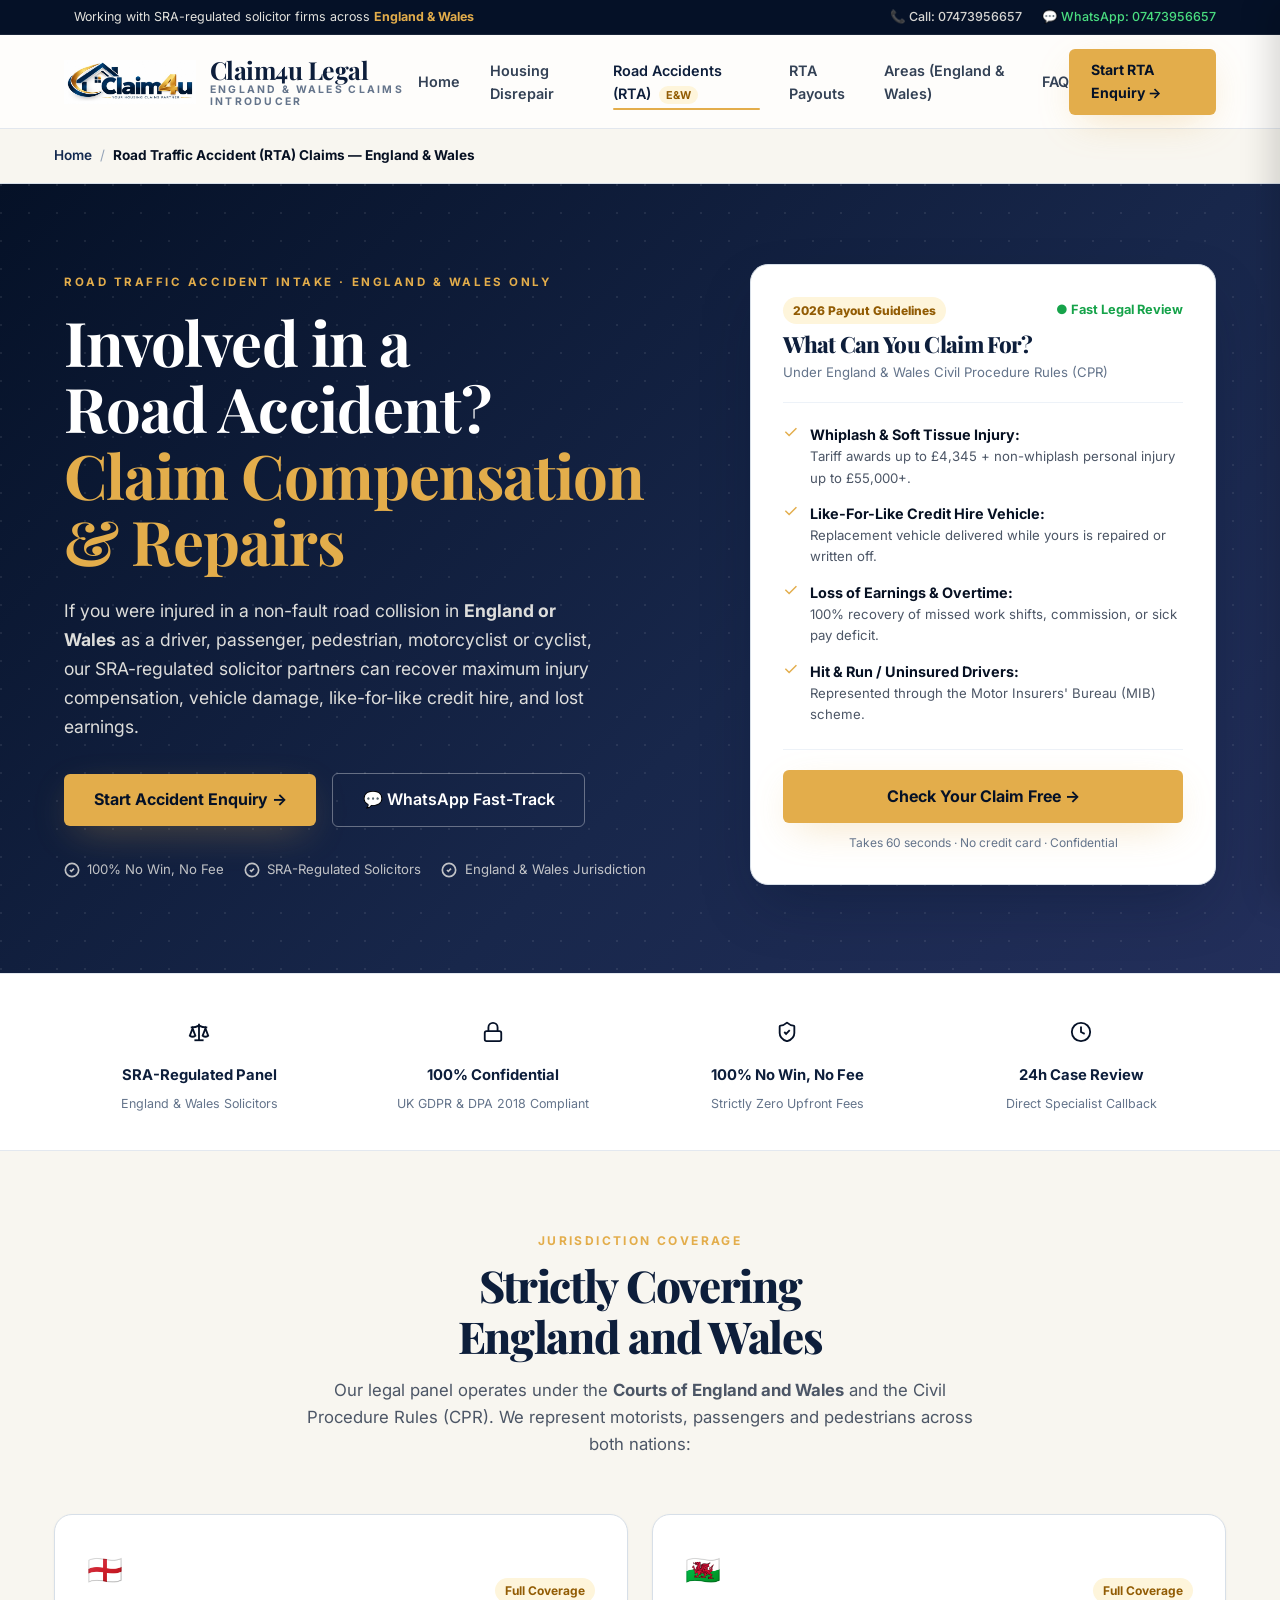
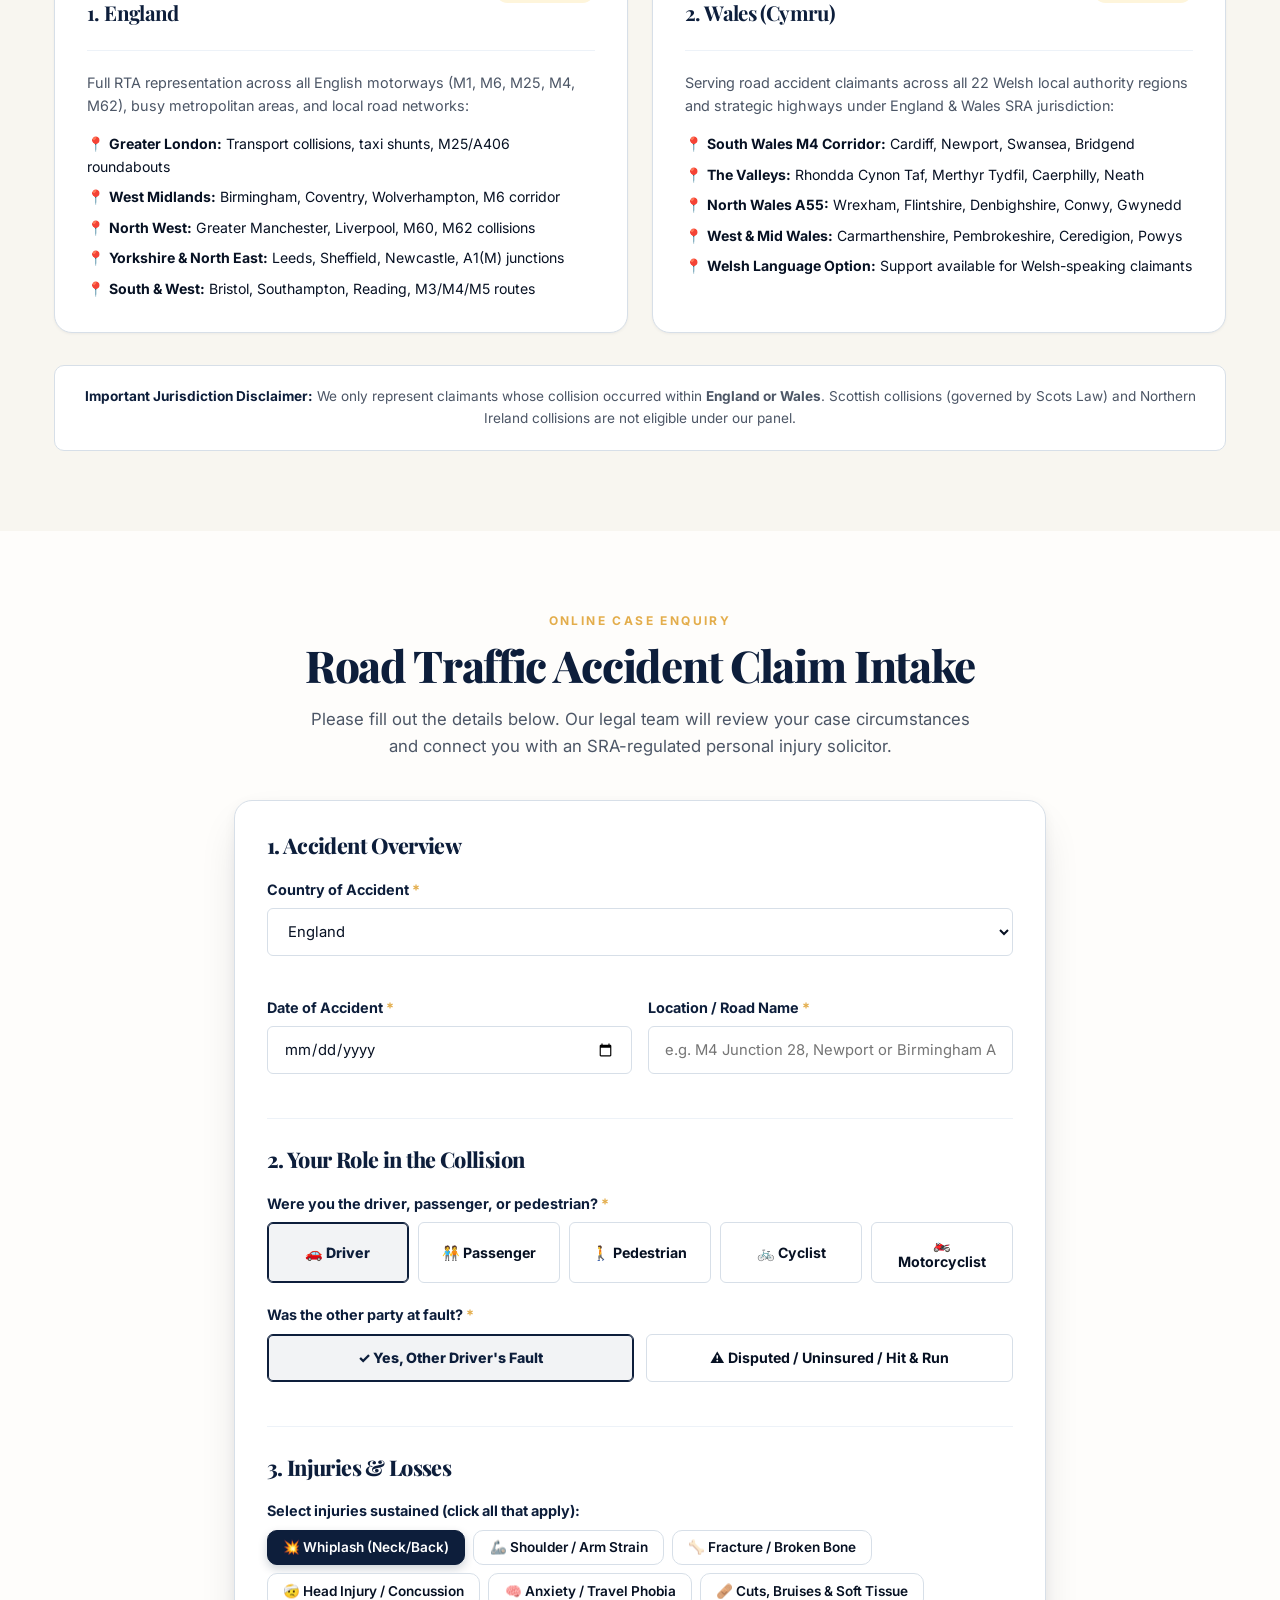
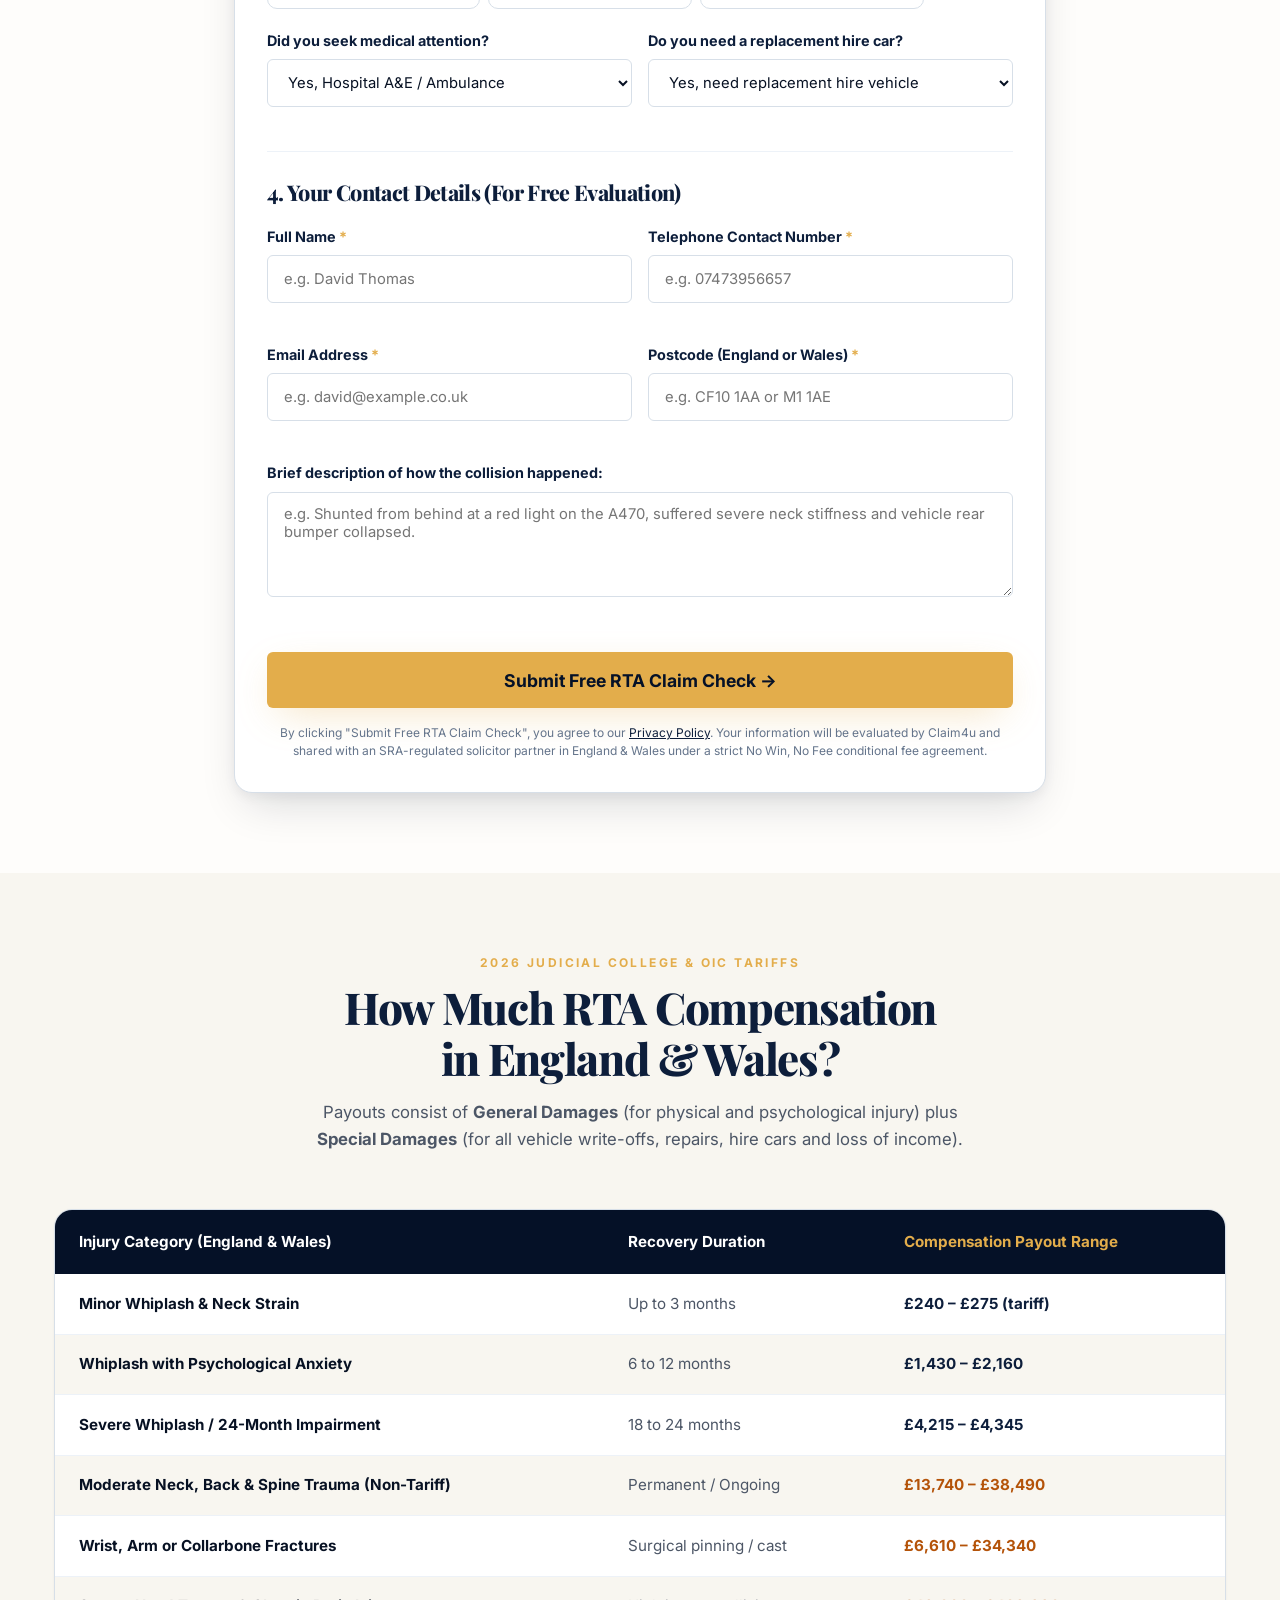
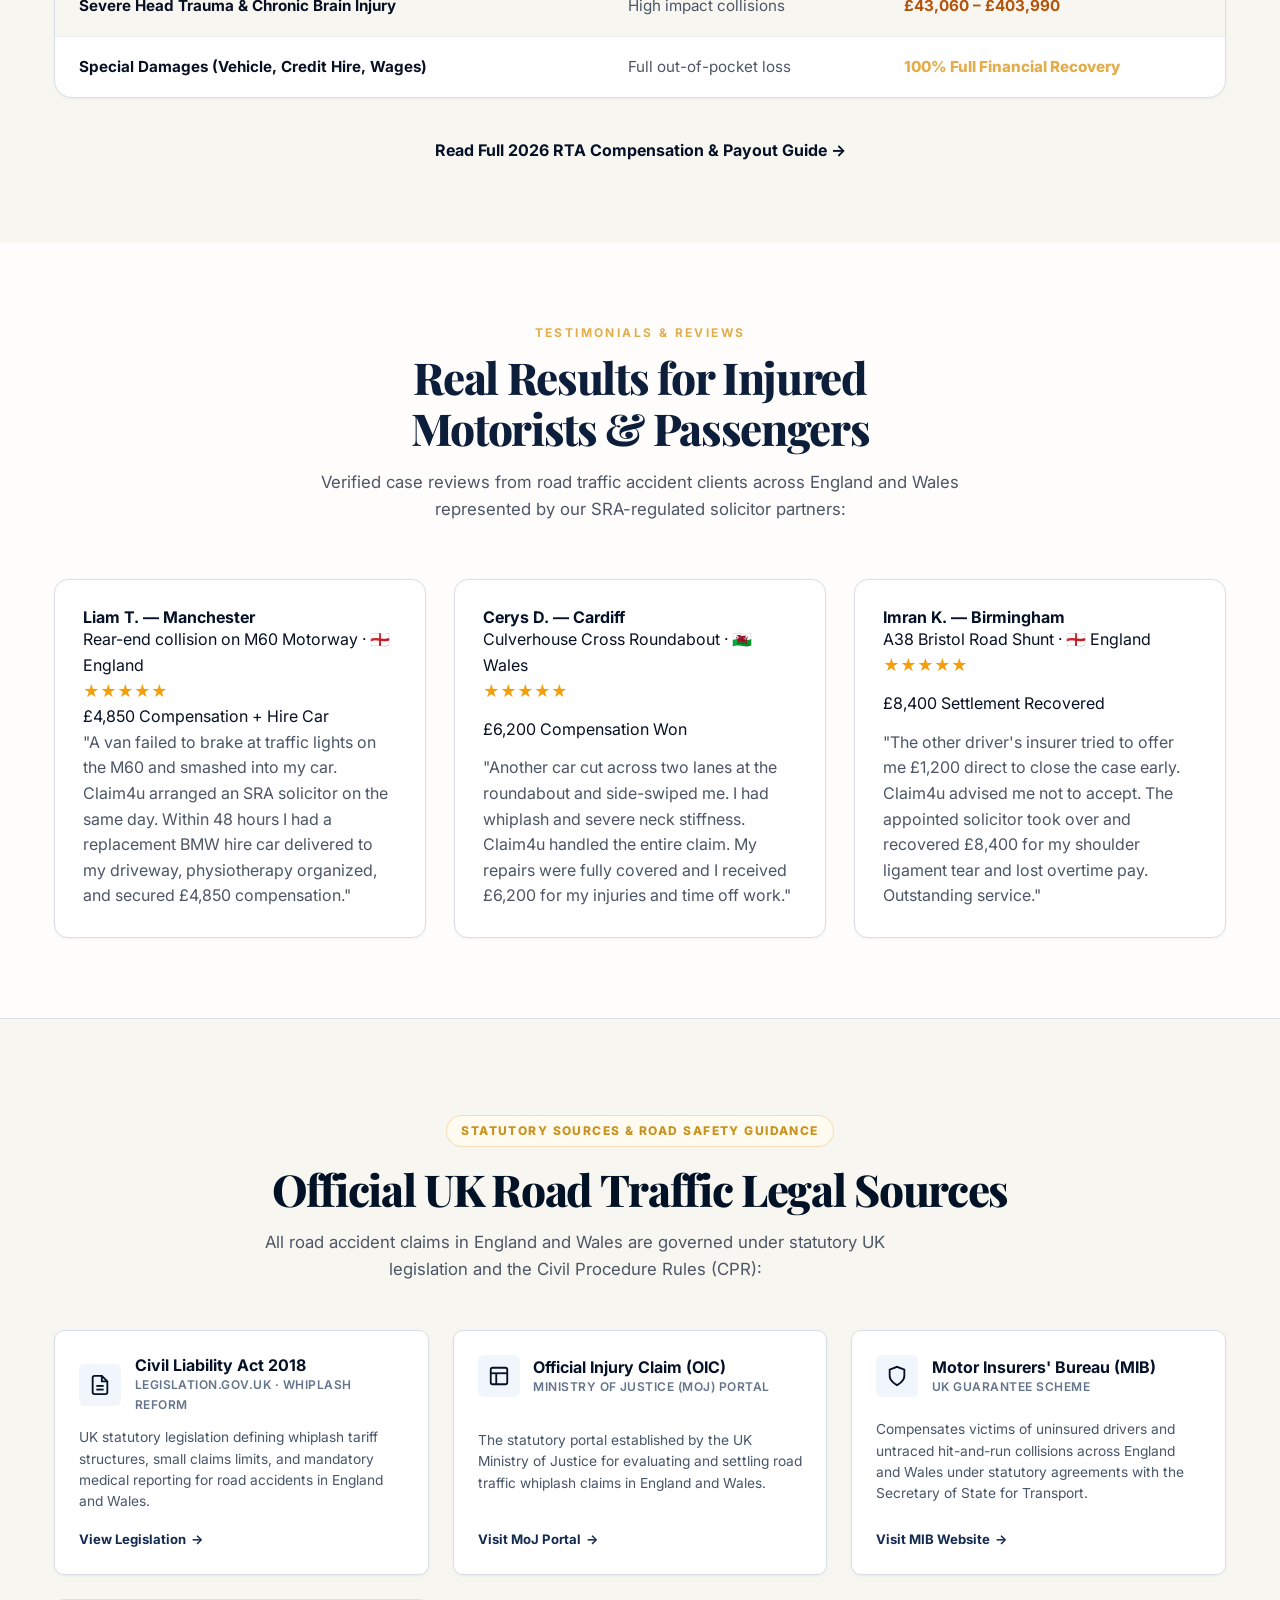
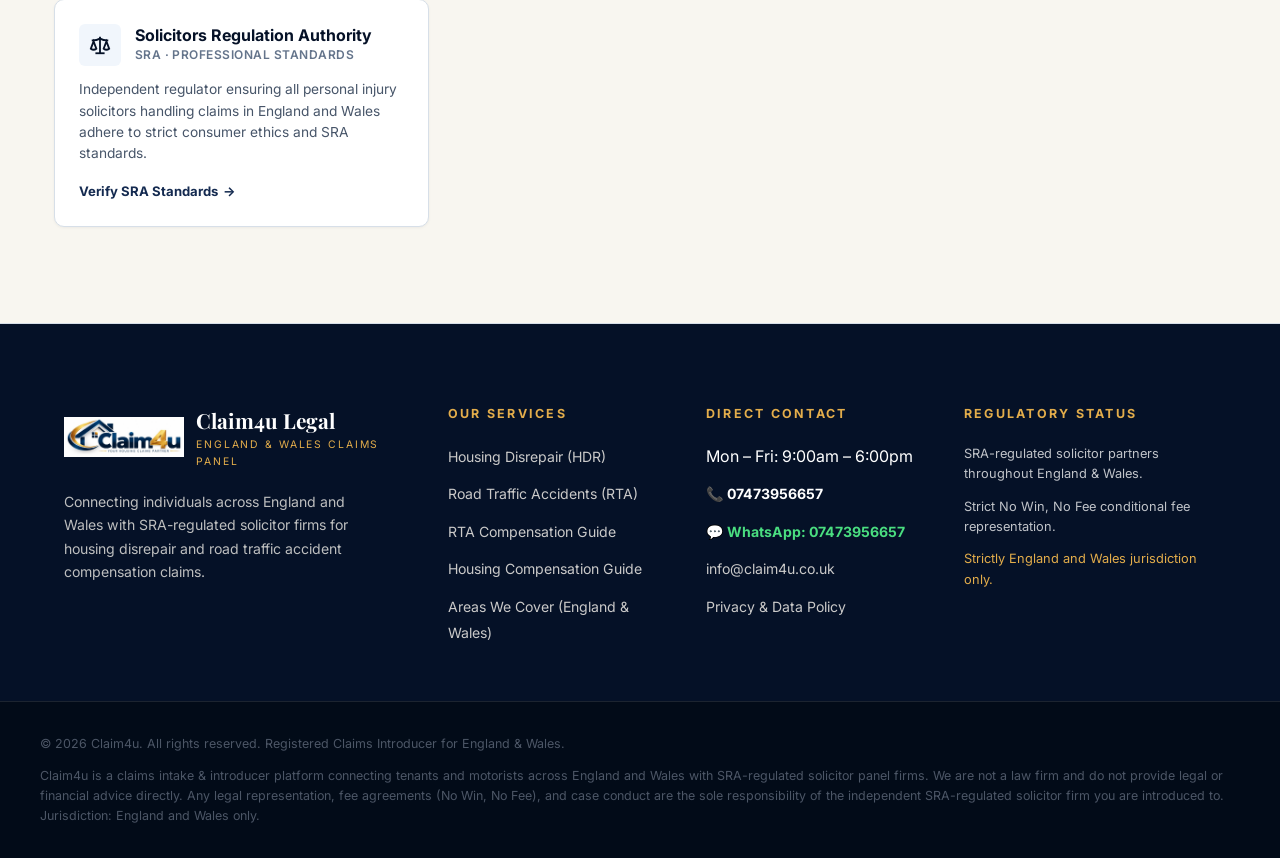
<file: rta-claims.html>
<!DOCTYPE html>
<html lang="en">

<head>
  <meta charset="utf-8" />
  <meta name="viewport" content="width=device-width, initial-scale=1.0" />

  <!-- Google tag (gtag.js) -->
  <script async src="https://www.googletagmanager.com/gtag/js?id=AW-18344158870"></script>
  <script>
    window.dataLayer = window.dataLayer || [];
    function gtag(){dataLayer.push(arguments);}
    gtag('js', new Date());
    gtag('config', 'AW-18344158870');
  </script>

  <!-- Meta Pixel Code -->
  <script>
    !function(f,b,e,v,n,t,s)
    {if(f.fbq)return;n=f.fbq=function(){n.callMethod?
    n.callMethod.apply(n,arguments):n.queue.push(arguments)};
    if(!f._fbq)f._fbq=n;n.push=n;n.loaded=!0;n.version='2.0';
    n.queue=[];t=b.createElement(e);t.async=!0;
    t.src=v;s=b.getElementsByTagName(e)[0];
    s.parentNode.insertBefore(t,s)}(window, document,'script',
    'https://connect.facebook.net/en_US/fbevents.js');
    if (window.APP_CONFIG && window.APP_CONFIG.advertising && window.APP_CONFIG.advertising.metaPixelId) {
      fbq('init', window.APP_CONFIG.advertising.metaPixelId);
      fbq('track', 'PageView');
    }
  </script>

  <title>Road Traffic Accident (RTA) Claims England &amp; Wales | Claim4u Legal</title>
  <meta name="description" content="Involved in a non-fault road traffic accident in England or Wales? Claim compensation for whiplash, injury, vehicle repairs, replacement hire and lost earnings. No Win, No Fee." />
  <meta name="keywords" content="road traffic accident claims England, RTA claims Wales, car accident compensation solicitors, whiplash claim England, non fault accident credit hire, MIB uninsured driver claim" />
  <meta name="author" content="Claim4u - UK Claims &amp; Solicitor Panel Introducer" />
  <meta name="robots" content="index, follow, max-image-preview:large, max-snippet:-1, max-video-preview:-1" />
  <link rel="canonical" href="https://claim4u-uk.co/rta-claims.html" />

  <!-- Geotagging for England & Wales Local SEO -->
  <meta name="geo.region" content="GB-ENG, GB-WLS" />
  <meta name="geo.placename" content="England, Wales" />

  <!-- Open Graph / Meta Ads -->
  <meta property="og:type" content="website" />
  <meta property="og:site_name" content="Claim4u Legal" />
  <meta property="og:url" content="https://claim4u-uk.co/rta-claims.html" />
  <meta property="og:title" content="Road Traffic Accident (RTA) Claims England &amp; Wales | Claim4u Legal" />
  <meta property="og:description" content="Dedicated RTA claims support across England and Wales. Secure maximum personal injury compensation, vehicle damage repairs and like-for-like hire. No Win, No Fee." />
  <meta property="og:image" content="https://claim4u-uk.co/assets/hero-mould.jpg" />
  <meta property="og:locale" content="en_GB" />

  <!-- Twitter Cards -->
  <meta name="twitter:card" content="summary_large_image" />
  <meta name="twitter:title" content="RTA Accident Claims England &amp; Wales | Claim4u Legal" />
  <meta name="twitter:description" content="Injured in a car accident in England or Wales? Check your compensation entitlement in 60 seconds. Strict No Win, No Fee." />
  <meta name="twitter:image" content="https://claim4u-uk.co/assets/hero-mould.jpg" />

  <meta name="theme-color" content="#051127" />

  <!-- Google Web Fonts: Playfair Display + Inter -->
  <link rel="preconnect" href="https://fonts.googleapis.com" />
  <link rel="preconnect" href="https://fonts.gstatic.com" crossorigin />
  <link href="https://fonts.googleapis.com/css2?family=Inter:wght@400;500;600;700;800&family=Playfair+Display:ital,wght@0,600;0,700;0,800;1,600&display=swap" rel="stylesheet" />

  <!-- Stylesheet -->
  <link rel="stylesheet" href="css/styles.css" />

  <!-- Schema.org Structured Data -->
  <script type="application/ld+json">
  {
    "@context": "https://schema.org",
    "@graph": [
      {
        "@type": "LegalService",
        "@id": "https://claim4u-uk.co/rta-claims.html#service",
        "name": "Claim4u Road Traffic Accident Claims",
        "url": "https://claim4u-uk.co/rta-claims.html",
        "telephone": "+447473956657",
        "email": "info@claim4u.co.uk",
        "priceRange": "£0 (No Win, No Fee)",
        "areaServed": [
          { "@type": "Country", "name": "England" },
          { "@type": "Country", "name": "Wales" }
        ],
        "description": "Connecting motorists, passengers, cyclists and pedestrians injured in non-fault road accidents in England and Wales with SRA-regulated personal injury solicitors.",
        "aggregateRating": {
          "@type": "AggregateRating",
          "ratingValue": "4.9",
          "reviewCount": "512"
        }
      },
      {
        "@type": "BreadcrumbList",
        "itemListElement": [
          {
            "@type": "ListItem",
            "position": 1,
            "name": "Home",
            "item": "https://claim4u-uk.co/"
          },
          {
            "@type": "ListItem",
            "position": 2,
            "name": "RTA Claims (England & Wales)",
            "item": "https://claim4u-uk.co/rta-claims.html"
          }
        ]
      }
    ]
  }
  </script>
</head>

<body>

  <!-- Top Announcement Bar (CaseFlow Legal style) -->
  <div class="cfl-topbar">
    <div class="cfl-topbar-inner">
      <div class="cfl-topbar-left">
        <span class="live-dot"></span>
        <span>Working with SRA-regulated solicitor firms across <strong style="color: var(--brand-gold);">England &amp; Wales</strong></span>
      </div>
      <div class="cfl-topbar-right">
        <a href="tel:07473956657" class="cfl-topbar-link">📞 Call: 07473956657</a>
        <a href="https://wa.me/447473956657?text=Hello%20Claim4u%2C%20I%20was%20involved%20in%20a%20road%20traffic%20accident%20in%20England%20or%20Wales" target="_blank" rel="noopener noreferrer" class="cfl-topbar-link" style="color: #4ade80;">💬 WhatsApp: 07473956657</a>
        <a href="mailto:info@claim4u.co.uk" class="cfl-topbar-link" style="display: none; @media(min-width:768px){display:inline;}">info@claim4u.co.uk</a>
      </div>
    </div>
  </div>

  <!-- Sticky CaseFlow Header -->
  <header class="cfl-header">
    <div class="cfl-header-inner">
      <a href="index.html" class="cfl-brand" title="Claim4u Home">
        <img src="assets/claim4u-logo.png" alt="Claim4u Logo" style="height: 44px; width: auto;" />
        <div class="cfl-brand-text">
          <div class="cfl-brand-name">Claim4u Legal</div>
          <div class="cfl-brand-sub">England &amp; Wales Claims Introducer</div>
        </div>
      </a>

      <!-- Desktop Navigation -->
      <nav class="cfl-nav">
        <a href="index.html" class="cfl-nav-link">Home</a>
        <a href="index.html#hdr" class="cfl-nav-link">Housing Disrepair</a>
        <a href="rta-claims.html" class="cfl-nav-link active">Road Accidents (RTA) <span class="cfl-nav-badge">E&amp;W</span></a>
        <a href="rta-compensation.html" class="cfl-nav-link">RTA Payouts</a>
        <a href="areas.html" class="cfl-nav-link">Areas (England &amp; Wales)</a>
        <a href="index.html#faq" class="cfl-nav-link">FAQ</a>
      </nav>

      <!-- Action Button -->
      <div style="display: flex; align-items: center; gap: 0.75rem;">
        <a href="#rta-form" class="btn-cfl-gold" style="padding: 0.65rem 1.4rem; font-size: 0.88rem;">
          Start RTA Enquiry →
        </a>

        <!-- Mobile Menu Toggle Button -->
        <button type="button" class="mobile-menu-toggle" id="mobileMenuToggle" aria-label="Open mobile menu">
          <svg width="24" height="24" viewBox="0 0 24 24" fill="none" stroke="currentColor" stroke-width="2.5" stroke-linecap="round" stroke-linejoin="round">
            <line x1="3" y1="12" x2="21" y2="12"></line>
            <line x1="3" y1="6" x2="21" y2="6"></line>
            <line x1="3" y1="18" x2="21" y2="18"></line>
          </svg>
        </button>
      </div>
    </div>
  </header>

  <!-- Mobile Drawer Menu -->
  <div class="mobile-nav-overlay" id="mobileOverlay"></div>
  <div class="mobile-nav-drawer" id="mobileDrawer">
    <div class="mobile-drawer-header">
      <img src="assets/claim4u-logo.png" alt="Claim4u Logo" style="height: 38px; width: auto;" />
      <button type="button" id="mobileDrawerClose" style="background: none; border: none; font-size: 26px; cursor: pointer; color: var(--primary);">&times;</button>
    </div>
    <div class="mobile-nav-links">
      <a href="index.html" class="mobile-nav-link">Home</a>
      <a href="index.html#services" class="mobile-nav-link">Our Services</a>
      <a href="index.html#hdr" class="mobile-nav-link">Housing Disrepair (HDR)</a>
      <a href="rta-claims.html" class="mobile-nav-link active">Road Accidents (RTA)</a>
      <a href="rta-compensation.html" class="mobile-nav-link">RTA Payout Bands</a>
      <a href="compensation.html" class="mobile-nav-link">Housing Compensation Guide</a>
      <a href="areas.html" class="mobile-nav-link">Areas We Cover (England &amp; Wales)</a>
      <a href="index.html#faq" class="mobile-nav-link">FAQ</a>
      <a href="privacy.html" class="mobile-nav-link">Privacy Policy</a>
    </div>
    <div class="mobile-drawer-footer">
      <a href="tel:07473956657" class="btn btn-navy" style="width: 100%;">
        📞 Call 07473956657
      </a>
      <a href="https://wa.me/447473956657?text=Hello%20Claim4u%2C%20I%20want%20to%20start%20an%20RTA%20enquiry" class="btn btn-whatsapp" style="width: 100%;">
        💬 WhatsApp 07473956657
      </a>
    </div>
  </div>

  <!-- Breadcrumbs -->
  <nav class="breadcrumb-container" aria-label="Breadcrumb">
    <div class="container">
      <ol class="breadcrumb-list">
        <li class="breadcrumb-item"><a href="index.html">Home</a></li>
        <li class="breadcrumb-separator">/</li>
        <li class="breadcrumb-item breadcrumb-current" aria-current="page">Road Traffic Accident (RTA) Claims — England &amp; Wales</li>
      </ol>
    </div>
  </nav>

  <main>
    <!-- CaseFlow Hero Section -->
    <section class="cfl-hero-section">
      <div class="cfl-hero-pattern" aria-hidden="true"></div>
      <div class="cfl-hero-grid">
        <div>
          <span class="cfl-hero-tag">ROAD TRAFFIC ACCIDENT INTAKE · ENGLAND &amp; WALES ONLY</span>
          <h1 class="cfl-hero-title">
            Involved in a Road Accident?
            <span class="gold-text">Claim Compensation &amp; Repairs</span>
          </h1>
          <p class="cfl-hero-desc">
            If you were injured in a non-fault road collision in <strong>England or Wales</strong> as a driver, passenger, pedestrian, motorcyclist or cyclist, our SRA-regulated solicitor partners can recover maximum injury compensation, vehicle damage, like-for-like credit hire, and lost earnings.
          </p>

          <div class="cfl-hero-actions">
            <a href="#rta-form" class="btn-cfl-gold">
              Start Accident Enquiry →
            </a>
            <a href="https://wa.me/447473956657?text=Hello%20Claim4u%2C%20I%20need%20help%20with%20a%20car%20accident%20claim%20in%20England%20or%20Wales" target="_blank" rel="noopener noreferrer" class="btn-cfl-outline">
              💬 WhatsApp Fast-Track
            </a>
          </div>

          <div class="cfl-hero-badges">
            <span class="cfl-hero-badge-item">
              <svg width="16" height="16" viewBox="0 0 24 24" fill="none" stroke="currentColor" stroke-width="2.5"><circle cx="12" cy="12" r="10"></circle><path d="m9 12 2 2 4-4"></path></svg>
              100% No Win, No Fee
            </span>
            <span class="cfl-hero-badge-item">
              <svg width="16" height="16" viewBox="0 0 24 24" fill="none" stroke="currentColor" stroke-width="2.5"><circle cx="12" cy="12" r="10"></circle><path d="m9 12 2 2 4-4"></path></svg>
              SRA-Regulated Solicitors
            </span>
            <span class="cfl-hero-badge-item">
              <svg width="16" height="16" viewBox="0 0 24 24" fill="none" stroke="currentColor" stroke-width="2.5"><circle cx="12" cy="12" r="10"></circle><path d="m9 12 2 2 4-4"></path></svg>
              England &amp; Wales Jurisdiction
            </span>
          </div>
        </div>

        <!-- Hero Fast Stats Card -->
        <div class="cfl-hero-card">
          <div class="cfl-card-header">
            <div style="display: flex; align-items: center; justify-content: space-between; margin-bottom: 0.5rem;">
              <span style="font-size: 0.75rem; font-weight: 800; background: var(--gold-100); color: #925c04; padding: 4px 10px; border-radius: 20px;">
                2026 Payout Guidelines
              </span>
              <span style="font-size: 0.8rem; color: #16a34a; font-weight: 700;">● Fast Legal Review</span>
            </div>
            <h3 class="cfl-card-title">What Can You Claim For?</h3>
            <p class="cfl-card-sub">Under England &amp; Wales Civil Procedure Rules (CPR)</p>
          </div>

          <div style="display: flex; flex-direction: column; gap: 0.85rem; font-size: 0.9rem;">
            <div style="display: flex; align-items: flex-start; gap: 0.75rem;">
              <span style="color: var(--brand-gold); font-size: 1.1rem; line-height: 1;">✓</span>
              <div>
                <strong>Whiplash &amp; Soft Tissue Injury:</strong>
                <div style="color: var(--foreground-muted); font-size: 0.825rem;">Tariff awards up to £4,345 + non-whiplash personal injury up to £55,000+.</div>
              </div>
            </div>

            <div style="display: flex; align-items: flex-start; gap: 0.75rem;">
              <span style="color: var(--brand-gold); font-size: 1.1rem; line-height: 1;">✓</span>
              <div>
                <strong>Like-For-Like Credit Hire Vehicle:</strong>
                <div style="color: var(--foreground-muted); font-size: 0.825rem;">Replacement vehicle delivered while yours is repaired or written off.</div>
              </div>
            </div>

            <div style="display: flex; align-items: flex-start; gap: 0.75rem;">
              <span style="color: var(--brand-gold); font-size: 1.1rem; line-height: 1;">✓</span>
              <div>
                <strong>Loss of Earnings &amp; Overtime:</strong>
                <div style="color: var(--foreground-muted); font-size: 0.825rem;">100% recovery of missed work shifts, commission, or sick pay deficit.</div>
              </div>
            </div>

            <div style="display: flex; align-items: flex-start; gap: 0.75rem;">
              <span style="color: var(--brand-gold); font-size: 1.1rem; line-height: 1;">✓</span>
              <div>
                <strong>Hit &amp; Run / Uninsured Drivers:</strong>
                <div style="color: var(--foreground-muted); font-size: 0.825rem;">Represented through the Motor Insurers' Bureau (MIB) scheme.</div>
              </div>
            </div>
          </div>

          <div style="margin-top: 1.5rem; padding-top: 1.25rem; border-top: 1px solid var(--border-subtle); text-align: center;">
            <a href="#rta-form" class="btn-cfl-gold" style="width: 100%;">
              Check Your Claim Free →
            </a>
            <div style="font-size: 0.75rem; color: var(--foreground-subtle); margin-top: 0.6rem;">
              Takes 60 seconds · No credit card · Confidential
            </div>
          </div>
        </div>
      </div>
    </section>

    <!-- CaseFlow Trust Bar -->
    <section class="cfl-trust-bar">
      <div class="cfl-trust-grid">
        <div class="cfl-trust-item">
          <div class="cfl-trust-icon-wrap">
            <svg width="22" height="22" viewBox="0 0 24 24" fill="none" stroke="currentColor" stroke-width="2"><path d="M12 3v18"></path><path d="m19 8 3 8a5 5 0 0 1-6 0zV7"></path><path d="M3 7h1a17 17 0 0 0 8-2 17 17 0 0 0 8 2h1"></path><path d="m5 8 3 8a5 5 0 0 1-6 0zV7"></path><path d="M7 21h10"></path></svg>
          </div>
          <div class="cfl-trust-title">SRA-Regulated Panel</div>
          <div class="cfl-trust-sub">England &amp; Wales Solicitors</div>
        </div>

        <div class="cfl-trust-item">
          <div class="cfl-trust-icon-wrap">
            <svg width="22" height="22" viewBox="0 0 24 24" fill="none" stroke="currentColor" stroke-width="2"><rect width="18" height="11" x="3" y="11" rx="2" ry="2"></rect><path d="M7 11V7a5 5 0 0 1 10 0v4"></path></svg>
          </div>
          <div class="cfl-trust-title">100% Confidential</div>
          <div class="cfl-trust-sub">UK GDPR &amp; DPA 2018 Compliant</div>
        </div>

        <div class="cfl-trust-item">
          <div class="cfl-trust-icon-wrap">
            <svg width="22" height="22" viewBox="0 0 24 24" fill="none" stroke="currentColor" stroke-width="2"><path d="M20 13c0 5-3.5 7.5-7.66 8.95a1 1 0 0 1-.67-.01C7.5 20.5 4 18 4 13V6a1 1 0 0 1 1-1c2 0 4.5-1.2 6.24-2.72a1.17 1.17 0 0 1 1.52 0C14.51 3.81 17 5 19 5a1 1 0 0 1 1 1z"></path><path d="m9 12 2 2 4-4"></path></svg>
          </div>
          <div class="cfl-trust-title">100% No Win, No Fee</div>
          <div class="cfl-trust-sub">Strictly Zero Upfront Fees</div>
        </div>

        <div class="cfl-trust-item">
          <div class="cfl-trust-icon-wrap">
            <svg width="22" height="22" viewBox="0 0 24 24" fill="none" stroke="currentColor" stroke-width="2"><circle cx="12" cy="12" r="10"></circle><polyline points="12 6 12 12 16 14"></polyline></svg>
          </div>
          <div class="cfl-trust-title">24h Case Review</div>
          <div class="cfl-trust-sub">Direct Specialist Callback</div>
        </div>
      </div>
    </section>

    <!-- RTA Two Places Breakdown: England and Wales -->
    <section class="cfl-section" style="background: var(--surface);">
      <div class="container">
        <div class="cfl-section-header">
          <span class="cfl-section-tag">JURISDICTION COVERAGE</span>
          <h2 class="cfl-section-title">Strictly Covering England and Wales</h2>
          <p class="cfl-section-sub">
            Our legal panel operates under the <strong>Courts of England and Wales</strong> and the Civil Procedure Rules (CPR). We represent motorists, passengers and pedestrians across both nations:
          </p>
        </div>

        <div class="cfl-location-grid">
          <!-- Place 1: England -->
          <div class="cfl-location-card">
            <div class="cfl-location-header">
              <div>
                <span class="cfl-location-flag">🏴󠁧󠁢󠁥󠁮󠁧󠁿</span>
                <h3 class="cfl-card-heading" style="margin-top: 0.5rem;">1. England</h3>
              </div>
              <span class="cfl-location-pill">Full Coverage</span>
            </div>
            <p style="color: var(--foreground-muted); font-size: 0.9rem; line-height: 1.6; margin-bottom: 1rem;">
              Full RTA representation across all English motorways (M1, M6, M25, M4, M62), busy metropolitan areas, and local road networks:
            </p>
            <ul style="list-style: none; display: flex; flex-direction: column; gap: 0.5rem; font-size: 0.88rem; color: var(--foreground);">
              <li>📍 <strong>Greater London:</strong> Transport collisions, taxi shunts, M25/A406 roundabouts</li>
              <li>📍 <strong>West Midlands:</strong> Birmingham, Coventry, Wolverhampton, M6 corridor</li>
              <li>📍 <strong>North West:</strong> Greater Manchester, Liverpool, M60, M62 collisions</li>
              <li>📍 <strong>Yorkshire &amp; North East:</strong> Leeds, Sheffield, Newcastle, A1(M) junctions</li>
              <li>📍 <strong>South &amp; West:</strong> Bristol, Southampton, Reading, M3/M4/M5 routes</li>
            </ul>
          </div>

          <!-- Place 2: Wales -->
          <div class="cfl-location-card">
            <div class="cfl-location-header">
              <div>
                <span class="cfl-location-flag">🏴󠁧󠁢󠁷󠁬󠁳󠁿</span>
                <h3 class="cfl-card-heading" style="margin-top: 0.5rem;">2. Wales (Cymru)</h3>
              </div>
              <span class="cfl-location-pill">Full Coverage</span>
            </div>
            <p style="color: var(--foreground-muted); font-size: 0.9rem; line-height: 1.6; margin-bottom: 1rem;">
              Serving road accident claimants across all 22 Welsh local authority regions and strategic highways under England &amp; Wales SRA jurisdiction:
            </p>
            <ul style="list-style: none; display: flex; flex-direction: column; gap: 0.5rem; font-size: 0.88rem; color: var(--foreground);">
              <li>📍 <strong>South Wales M4 Corridor:</strong> Cardiff, Newport, Swansea, Bridgend</li>
              <li>📍 <strong>The Valleys:</strong> Rhondda Cynon Taf, Merthyr Tydfil, Caerphilly, Neath</li>
              <li>📍 <strong>North Wales A55:</strong> Wrexham, Flintshire, Denbighshire, Conwy, Gwynedd</li>
              <li>📍 <strong>West &amp; Mid Wales:</strong> Carmarthenshire, Pembrokeshire, Ceredigion, Powys</li>
              <li>📍 <strong>Welsh Language Option:</strong> Support available for Welsh-speaking claimants</li>
            </ul>
          </div>
        </div>

        <div style="margin-top: 2rem; background: #ffffff; border: 1px solid var(--border); border-radius: var(--radius-md); padding: 1.25rem; font-size: 0.85rem; color: var(--foreground-muted); text-align: center;">
          <strong style="color: var(--primary);">Important Jurisdiction Disclaimer:</strong> We only represent claimants whose collision occurred within <strong>England or Wales</strong>. Scottish collisions (governed by Scots Law) and Northern Ireland collisions are not eligible under our panel.
        </div>
      </div>
    </section>

    <!-- Comprehensive RTA Intake Form Section (CaseFlow Legal style) -->
    <section class="cfl-section" id="rta-form">
      <div class="container" style="max-width: 860px;">
        <div class="cfl-section-header" style="margin-bottom: 2.5rem;">
          <span class="cfl-section-tag">ONLINE CASE ENQUIRY</span>
          <h2 class="cfl-section-title">Road Traffic Accident Claim Intake</h2>
          <p class="cfl-section-sub">
            Please fill out the details below. Our legal team will review your case circumstances and connect you with an SRA-regulated personal injury solicitor.
          </p>
        </div>

        <div class="cfl-hero-card" style="box-shadow: var(--shadow-lift);">
          <form id="rtaIntakeForm" novalidate>

            <!-- 1. Accident Overview -->
            <div style="border-bottom: 1px solid var(--border-subtle); padding-bottom: 1.5rem; margin-bottom: 1.75rem;">
              <h3 class="font-serif" style="font-size: 1.35rem; color: var(--primary); margin-bottom: 1.25rem;">
                1. Accident Overview
              </h3>

              <div style="display: grid; grid-template-columns: 1fr; gap: 1.25rem;">
                <div class="form-group">
                  <label class="form-label">
                    Country of Accident <span style="color: var(--brand-gold);">*</span>
                  </label>
                  <select id="rta_country" name="country" class="form-select" required>
                    <option value="">Select country…</option>
                    <option value="England" selected>England</option>
                    <option value="Wales">Wales (Cymru)</option>
                  </select>
                  <div class="form-error" id="error-rta_country" style="display: none;"></div>
                </div>

                <div class="form-grid-2">
                  <div class="form-group">
                    <label class="form-label" for="rta_date">
                      Date of Accident <span style="color: var(--brand-gold);">*</span>
                    </label>
                    <input type="date" id="rta_date" name="acc_date" class="form-input" required />
                    <div class="form-error" id="error-rta_date" style="display: none;"></div>
                  </div>

                  <div class="form-group">
                    <label class="form-label" for="rta_location">
                      Location / Road Name <span style="color: var(--brand-gold);">*</span>
                    </label>
                    <input type="text" id="rta_location" name="acc_location" class="form-input" placeholder="e.g. M4 Junction 28, Newport or Birmingham A38" required />
                    <div class="form-error" id="error-rta_location" style="display: none;"></div>
                  </div>
                </div>
              </div>
            </div>

            <!-- 2. Your Role in the Collision -->
            <div style="border-bottom: 1px solid var(--border-subtle); padding-bottom: 1.5rem; margin-bottom: 1.75rem;">
              <h3 class="font-serif" style="font-size: 1.35rem; color: var(--primary); margin-bottom: 1.25rem;">
                2. Your Role in the Collision
              </h3>

              <div class="form-group">
                <label class="form-label">Were you the driver, passenger, or pedestrian? <span style="color: var(--brand-gold);">*</span></label>
                <div style="display: grid; grid-template-columns: repeat(auto-fit, minmax(130px, 1fr)); gap: 0.6rem;">
                  <button type="button" class="choice-btn rta-role-btn selected" data-role="Driver">🚗 Driver</button>
                  <button type="button" class="choice-btn rta-role-btn" data-role="Passenger">🧑‍🤝‍🧑 Passenger</button>
                  <button type="button" class="choice-btn rta-role-btn" data-role="Pedestrian">🚶 Pedestrian</button>
                  <button type="button" class="choice-btn rta-role-btn" data-role="Cyclist">🚲 Cyclist</button>
                  <button type="button" class="choice-btn rta-role-btn" data-role="Motorcyclist">🏍️ Motorcyclist</button>
                </div>
                <input type="hidden" id="rta_role" name="role" value="Driver" />
              </div>

              <div class="form-group" style="margin-top: 1.25rem;">
                <label class="form-label">Was the other party at fault? <span style="color: var(--brand-gold);">*</span></label>
                <div class="choice-grid-2">
                  <button type="button" class="choice-btn rta-fault-btn selected" data-fault="100% Other Driver">
                    ✓ Yes, Other Driver's Fault
                  </button>
                  <button type="button" class="choice-btn rta-fault-btn" data-fault="Disputed / Uninsured">
                    ⚠️ Disputed / Uninsured / Hit &amp; Run
                  </button>
                </div>
                <input type="hidden" id="rta_fault" name="fault_status" value="100% Other Driver" />
              </div>
            </div>

            <!-- 3. Injuries & Losses -->
            <div style="border-bottom: 1px solid var(--border-subtle); padding-bottom: 1.5rem; margin-bottom: 1.75rem;">
              <h3 class="font-serif" style="font-size: 1.35rem; color: var(--primary); margin-bottom: 1.25rem;">
                3. Injuries &amp; Losses
              </h3>

              <div class="form-group">
                <label class="form-label">Select injuries sustained (click all that apply):</label>
                <div class="damage-chips-grid">
                  <button type="button" class="damage-chip selected" data-injury="Whiplash">💥 Whiplash (Neck/Back)</button>
                  <button type="button" class="damage-chip" data-injury="Shoulder & Arm">🦾 Shoulder / Arm Strain</button>
                  <button type="button" class="damage-chip" data-injury="Broken Bones">🦴 Fracture / Broken Bone</button>
                  <button type="button" class="damage-chip" data-injury="Head Trauma / Concussion">🤕 Head Injury / Concussion</button>
                  <button type="button" class="damage-chip" data-injury="Psychological / PTSD">🧠 Anxiety / Travel Phobia</button>
                  <button type="button" class="damage-chip" data-injury="Cuts & Bruising">🩹 Cuts, Bruises &amp; Soft Tissue</button>
                </div>
              </div>

              <div class="form-grid-2" style="margin-top: 1.25rem;">
                <div class="form-group">
                  <label class="form-label">Did you seek medical attention?</label>
                  <select id="rta_medical" name="medical_attention" class="form-select">
                    <option value="Hospital A&E">Yes, Hospital A&amp;E / Ambulance</option>
                    <option value="GP / Walk-in Clinic">Yes, GP or Walk-in Doctor</option>
                    <option value="Planning to visit GP">Not yet, planning to see GP</option>
                    <option value="Self treated">Self treated at home</option>
                  </select>
                </div>

                <div class="form-group">
                  <label class="form-label">Do you need a replacement hire car?</label>
                  <select id="rta_hire" name="hire_car_needed" class="form-select">
                    <option value="Yes, like-for-like required">Yes, need replacement hire vehicle</option>
                    <option value="No, vehicle still drivable">No, vehicle still drivable</option>
                    <option value="No, already sorted">No, already arranged</option>
                    <option value="Not applicable (passenger/pedestrian)">Not applicable</option>
                  </select>
                </div>
              </div>
            </div>

            <!-- 4. Contact & Free Case Evaluation -->
            <div>
              <h3 class="font-serif" style="font-size: 1.35rem; color: var(--primary); margin-bottom: 1.25rem;">
                4. Your Contact Details (For Free Evaluation)
              </h3>

              <div style="display: grid; grid-template-columns: 1fr; gap: 1.25rem;">
                <div class="form-grid-2">
                  <div class="form-group">
                    <label class="form-label" for="rta_full_name">
                      Full Name <span style="color: var(--brand-gold);">*</span>
                    </label>
                    <input type="text" id="rta_full_name" name="full_name" class="form-input" placeholder="e.g. David Thomas" required />
                    <div class="form-error" id="error-rta_full_name" style="display: none;"></div>
                  </div>

                  <div class="form-group">
                    <label class="form-label" for="rta_phone">
                      Telephone Contact Number <span style="color: var(--brand-gold);">*</span>
                    </label>
                    <input type="tel" id="rta_phone" name="phone" class="form-input" placeholder="e.g. 07473956657" required />
                    <div class="form-error" id="error-rta_phone" style="display: none;"></div>
                  </div>
                </div>

                <div class="form-grid-2">
                  <div class="form-group">
                    <label class="form-label" for="rta_email">
                      Email Address <span style="color: var(--brand-gold);">*</span>
                    </label>
                    <input type="email" id="rta_email" name="email" class="form-input" placeholder="e.g. david@example.co.uk" required />
                    <div class="form-error" id="error-rta_email" style="display: none;"></div>
                  </div>

                  <div class="form-group">
                    <label class="form-label" for="rta_postcode">
                      Postcode (England or Wales) <span style="color: var(--brand-gold);">*</span>
                    </label>
                    <input type="text" id="rta_postcode" name="postcode" class="form-input" placeholder="e.g. CF10 1AA or M1 1AE" required />
                    <div class="form-error" id="error-rta_postcode" style="display: none;"></div>
                  </div>
                </div>

                <div class="form-group">
                  <label class="form-label" for="rta_description">Brief description of how the collision happened:</label>
                  <textarea id="rta_description" name="description" class="form-textarea" rows="3" placeholder="e.g. Shunted from behind at a red light on the A470, suffered severe neck stiffness and vehicle rear bumper collapsed."></textarea>
                </div>
              </div>

              <div style="margin-top: 1.75rem;">
                <button type="submit" id="btnSubmitRta" class="btn-cfl-gold" style="width: 100%; font-size: 1.1rem; padding: 1.1rem;">
                  Submit Free RTA Claim Check →
                </button>
              </div>

              <div style="font-size: 0.75rem; color: var(--foreground-subtle); line-height: 1.5; text-align: center; margin-top: 1rem;">
                By clicking "Submit Free RTA Claim Check", you agree to our <a href="privacy.html" style="color: var(--primary); text-decoration: underline;">Privacy Policy</a>. Your information will be evaluated by Claim4u and shared with an SRA-regulated solicitor partner in England &amp; Wales under a strict No Win, No Fee conditional fee agreement.
              </div>
            </div>

          </form>
        </div>
      </div>
    </section>

    <!-- CaseFlow Payout Bands Table (England & Wales 2026) -->
    <section class="cfl-section" style="background: var(--surface);">
      <div class="container">
        <div class="cfl-section-header">
          <span class="cfl-section-tag">2026 JUDICIAL COLLEGE &amp; OIC TARIFFS</span>
          <h2 class="cfl-section-title">How Much RTA Compensation in England &amp; Wales?</h2>
          <p class="cfl-section-sub">
            Payouts consist of <strong>General Damages</strong> (for physical and psychological injury) plus <strong>Special Damages</strong> (for all vehicle write-offs, repairs, hire cars and loss of income).
          </p>
        </div>

        <div class="table-responsive" style="background: #ffffff; border: 1px solid var(--border); border-radius: var(--radius-xl); overflow-x: auto; -webkit-overflow-scrolling: touch; box-shadow: var(--shadow-sm); margin-bottom: 2.5rem;">
          <table style="width: 100%; min-width: 580px; border-collapse: collapse; text-align: left; font-size: 0.95rem;">
            <thead>
              <tr style="background: var(--brand-navy-deep); color: #ffffff;">
                <th style="padding: 1.25rem 1.5rem; font-weight: 700;">Injury Category (England &amp; Wales)</th>
                <th style="padding: 1.25rem 1.5rem; font-weight: 700;">Recovery Duration</th>
                <th style="padding: 1.25rem 1.5rem; font-weight: 700; color: var(--brand-gold);">Compensation Payout Range</th>
              </tr>
            </thead>
            <tbody>
              <tr style="border-bottom: 1px solid var(--border-subtle);">
                <td style="padding: 1.1rem 1.5rem;"><strong>Minor Whiplash &amp; Neck Strain</strong></td>
                <td style="padding: 1.1rem 1.5rem; color: var(--foreground-muted);">Up to 3 months</td>
                <td style="padding: 1.1rem 1.5rem; font-weight: 700; color: var(--primary);">£240 – £275 (tariff)</td>
              </tr>
              <tr style="border-bottom: 1px solid var(--border-subtle); background: var(--surface);">
                <td style="padding: 1.1rem 1.5rem;"><strong>Whiplash with Psychological Anxiety</strong></td>
                <td style="padding: 1.1rem 1.5rem; color: var(--foreground-muted);">6 to 12 months</td>
                <td style="padding: 1.1rem 1.5rem; font-weight: 700; color: var(--primary);">£1,430 – £2,160</td>
              </tr>
              <tr style="border-bottom: 1px solid var(--border-subtle);">
                <td style="padding: 1.1rem 1.5rem;"><strong>Severe Whiplash / 24-Month Impairment</strong></td>
                <td style="padding: 1.1rem 1.5rem; color: var(--foreground-muted);">18 to 24 months</td>
                <td style="padding: 1.1rem 1.5rem; font-weight: 700; color: var(--primary);">£4,215 – £4,345</td>
              </tr>
              <tr style="border-bottom: 1px solid var(--border-subtle); background: var(--surface);">
                <td style="padding: 1.1rem 1.5rem;"><strong>Moderate Neck, Back &amp; Spine Trauma (Non-Tariff)</strong></td>
                <td style="padding: 1.1rem 1.5rem; color: var(--foreground-muted);">Permanent / Ongoing</td>
                <td style="padding: 1.1rem 1.5rem; font-weight: 700; color: #b45309;">£13,740 – £38,490</td>
              </tr>
              <tr style="border-bottom: 1px solid var(--border-subtle);">
                <td style="padding: 1.1rem 1.5rem;"><strong>Wrist, Arm or Collarbone Fractures</strong></td>
                <td style="padding: 1.1rem 1.5rem; color: var(--foreground-muted);">Surgical pinning / cast</td>
                <td style="padding: 1.1rem 1.5rem; font-weight: 700; color: #b45309;">£6,610 – £34,340</td>
              </tr>
              <tr style="border-bottom: 1px solid var(--border-subtle); background: var(--surface);">
                <td style="padding: 1.1rem 1.5rem;"><strong>Severe Head Trauma &amp; Chronic Brain Injury</strong></td>
                <td style="padding: 1.1rem 1.5rem; color: var(--foreground-muted);">High impact collisions</td>
                <td style="padding: 1.1rem 1.5rem; font-weight: 700; color: #b45309;">£43,060 – £403,990</td>
              </tr>
              <tr>
                <td style="padding: 1.1rem 1.5rem;"><strong>Special Damages (Vehicle, Credit Hire, Wages)</strong></td>
                <td style="padding: 1.1rem 1.5rem; color: var(--foreground-muted);">Full out-of-pocket loss</td>
                <td style="padding: 1.1rem 1.5rem; font-weight: 800; color: var(--brand-gold);">100% Full Financial Recovery</td>
              </tr>
            </tbody>
          </table>
        </div>

        <div style="text-align: center;">
          <a href="rta-compensation.html" class="cfl-card-link-action" style="font-size: 1rem;">
            Read Full 2026 RTA Compensation &amp; Payout Guide →
          </a>
        </div>
      </div>
    </section>

    <!-- Verified Client Reviews (England & Wales RTA) -->
    <section class="cfl-section">
      <div class="container">
        <div class="cfl-section-header">
          <span class="cfl-section-tag">TESTIMONIALS &amp; REVIEWS</span>
          <h2 class="cfl-section-title">Real Results for Injured Motorists &amp; Passengers</h2>
          <p class="cfl-section-sub">
            Verified case reviews from road traffic accident clients across England and Wales represented by our SRA-regulated solicitor partners:
          </p>
        </div>

        <div style="display: grid; grid-template-columns: repeat(auto-fit, minmax(320px, 1fr)); gap: 1.75rem;">
          <!-- Review 1 -->
          <div class="review-card">
            <div class="review-header">
              <div>
                <div class="review-author-name">Liam T. — Manchester</div>
                <div class="review-location">Rear-end collision on M60 Motorway · 🏴󠁧󠁢󠁥󠁮󠁧󠁿 England</div>
              </div>
              <div class="review-stars">★★★★★</div>
            </div>
            <div class="review-settlement-badge">£4,850 Compensation + Hire Car</div>
            <p class="review-body">
              "A van failed to brake at traffic lights on the M60 and smashed into my car. Claim4u arranged an SRA solicitor on the same day. Within 48 hours I had a replacement BMW hire car delivered to my driveway, physiotherapy organized, and secured £4,850 compensation."
            </p>
          </div>

          <!-- Review 2 -->
          <div class="review-card">
            <div class="review-header">
              <div>
                <div class="review-author-name">Cerys D. — Cardiff</div>
                <div class="review-location">Culverhouse Cross Roundabout · 🏴󠁧󠁢󠁷󠁬󠁳󠁿 Wales</div>
              </div>
              <div class="review-stars">★★★★★</div>
            </div>
            <div class="review-settlement-badge">£6,200 Compensation Won</div>
            <p class="review-body">
              "Another car cut across two lanes at the roundabout and side-swiped me. I had whiplash and severe neck stiffness. Claim4u handled the entire claim. My repairs were fully covered and I received £6,200 for my injuries and time off work."
            </p>
          </div>

          <!-- Review 3 -->
          <div class="review-card">
            <div class="review-header">
              <div>
                <div class="review-author-name">Imran K. — Birmingham</div>
                <div class="review-location">A38 Bristol Road Shunt · 🏴󠁧󠁢󠁥󠁮󠁧󠁿 England</div>
              </div>
              <div class="review-stars">★★★★★</div>
            </div>
            <div class="review-settlement-badge">£8,400 Settlement Recovered</div>
            <p class="review-body">
              "The other driver's insurer tried to offer me £1,200 direct to close the case early. Claim4u advised me not to accept. The appointed solicitor took over and recovered £8,400 for my shoulder ligament tear and lost overtime pay. Outstanding service."
            </p>
          </div>
        </div>
      </div>
    </section>

    <!-- Outbound Authority Backlinks -->
    <section class="section-spacing authority-section">
      <div class="container">
        <div style="text-align: center; max-width: 750px; margin: 0 auto 3rem;">
          <span class="section-tag">Statutory Sources &amp; Road Safety Guidance</span>
          <h2 class="section-title">Official UK Road Traffic Legal Sources</h2>
          <p class="section-subtitle">
            All road accident claims in England and Wales are governed under statutory UK legislation and the Civil Procedure Rules (CPR):
          </p>
        </div>

        <div class="authority-grid">
          <a href="https://www.legislation.gov.uk/ukpga/2018/29/enacted" target="_blank" rel="noopener noreferrer" class="authority-card" title="Read Civil Liability Act 2018 on Legislation.gov.uk">
            <div class="authority-card-header">
              <div class="authority-icon-wrap">
                <svg width="22" height="22" viewBox="0 0 24 24" fill="none" stroke="currentColor" stroke-width="2"><path d="M14 2H6a2 2 0 0 0-2 2v16a2 2 0 0 0 2 2h12a2 2 0 0 0 2-2V8z"></path><polyline points="14 2 14 8 20 8"></polyline><line x1="16" y1="13" x2="8" y2="13"></line><line x1="16" y1="17" x2="8" y2="17"></line></svg>
              </div>
              <div>
                <div class="authority-name">Civil Liability Act 2018</div>
                <div class="authority-org">Legislation.gov.uk · Whiplash Reform</div>
              </div>
            </div>
            <p class="authority-desc">
              UK statutory legislation defining whiplash tariff structures, small claims limits, and mandatory medical reporting for road accidents in England and Wales.
            </p>
            <div class="authority-link-action">
              <span>View Legislation</span>
              <span>→</span>
            </div>
          </a>

          <a href="https://www.officialinjuryclaim.org.uk/" target="_blank" rel="noopener noreferrer" class="authority-card" title="Official Injury Claim Portal">
            <div class="authority-card-header">
              <div class="authority-icon-wrap">
                <svg width="22" height="22" viewBox="0 0 24 24" fill="none" stroke="currentColor" stroke-width="2"><rect width="18" height="18" x="3" y="3" rx="2" ry="2"></rect><line x1="3" y1="9" x2="21" y2="9"></line><line x1="9" y1="21" x2="9" y2="9"></line></svg>
              </div>
              <div>
                <div class="authority-name">Official Injury Claim (OIC)</div>
                <div class="authority-org">Ministry of Justice (MoJ) Portal</div>
              </div>
            </div>
            <p class="authority-desc">
              The statutory portal established by the UK Ministry of Justice for evaluating and settling road traffic whiplash claims in England and Wales.
            </p>
            <div class="authority-link-action">
              <span>Visit MoJ Portal</span>
              <span>→</span>
            </div>
          </a>

          <a href="https://www.mib.org.uk/" target="_blank" rel="noopener noreferrer" class="authority-card" title="Motor Insurers Bureau">
            <div class="authority-card-header">
              <div class="authority-icon-wrap">
                <svg width="22" height="22" viewBox="0 0 24 24" fill="none" stroke="currentColor" stroke-width="2"><path d="M12 22s8-4 8-10V5l-8-3-8 3v7c0 6 8 10 8 10z"></path></svg>
              </div>
              <div>
                <div class="authority-name">Motor Insurers' Bureau (MIB)</div>
                <div class="authority-org">UK Guarantee Scheme</div>
              </div>
            </div>
            <p class="authority-desc">
              Compensates victims of uninsured drivers and untraced hit-and-run collisions across England and Wales under statutory agreements with the Secretary of State for Transport.
            </p>
            <div class="authority-link-action">
              <span>Visit MIB Website</span>
              <span>→</span>
            </div>
          </a>

          <a href="https://www.sra.org.uk/" target="_blank" rel="noopener noreferrer" class="authority-card" title="Solicitors Regulation Authority">
            <div class="authority-card-header">
              <div class="authority-icon-wrap">
                <svg width="22" height="22" viewBox="0 0 24 24" fill="none" stroke="currentColor" stroke-width="2"><path d="M12 3v18"></path><path d="m19 8 3 8a5 5 0 0 1-6 0zV7"></path><path d="M3 7h1a17 17 0 0 0 8-2 17 17 0 0 0 8 2h1"></path><path d="m5 8 3 8a5 5 0 0 1-6 0zV7"></path><path d="M7 21h10"></path></svg>
              </div>
              <div>
                <div class="authority-name">Solicitors Regulation Authority</div>
                <div class="authority-org">SRA · Professional Standards</div>
              </div>
            </div>
            <p class="authority-desc">
              Independent regulator ensuring all personal injury solicitors handling claims in England and Wales adhere to strict consumer ethics and SRA standards.
            </p>
            <div class="authority-link-action">
              <span>Verify SRA Standards</span>
              <span>→</span>
            </div>
          </a>
        </div>
      </div>
    </section>
  </main>

  <!-- Mobile Sticky Ad-Conversion Bar -->
  <aside class="mobile-sticky-bar" aria-label="Quick Contact and Claim Action Bar">
    <div class="mobile-sticky-grid">
      <a href="tel:07473956657" class="mobile-sticky-btn btn-sticky-call" title="Call Claim4u">
        <svg width="15" height="15" viewBox="0 0 24 24" fill="none" stroke="currentColor" stroke-width="2.5"><path d="M22 16.92v3a2 2 0 0 1-2.18 2 19.79 19.79 0 0 1-8.63-3.07 19.5 19.5 0 0 1-6-6 19.79 19.79 0 0 1-3.07-8.67A2 2 0 0 1 4.11 2h3a2 2 0 0 1 2 1.72 12.84 12.84 0 0 0 .7 2.81 2 2 0 0 1-.45 2.11L8.09 9.91a16 16 0 0 0 6 6l1.27-1.27a2 2 0 0 1 2.11-.45 12.84 12.84 0 0 0 2.81.7A2 2 0 0 1 22 16.92z"></path></svg>
        Call Us
      </a>
      <a href="https://wa.me/447473956657?text=Hello%20Claim4u%2C%20I%20have%20an%20RTA%20car%20accident%20enquiry%20in%20England%20or%20Wales" target="_blank" rel="noopener noreferrer" class="mobile-sticky-btn btn-sticky-wa" title="WhatsApp Claim4u">
        <svg width="16" height="16" viewBox="0 0 24 24" fill="currentColor"><path d="M12.04 2c-5.46 0-9.91 4.45-9.91 9.91 0 1.75.46 3.45 1.32 4.95L2.05 22l5.25-1.38c1.45.79 3.08 1.21 4.74 1.21 5.46 0 9.91-4.45 9.91-9.91 0-2.65-1.03-5.14-2.9-7.01A9.816 9.816 0 0 0 12.04 2zM12 20.19c-1.48 0-2.93-.4-4.2-1.15l-.3-.18-3.12.82.83-3.04-.2-.31a8.165 8.165 0 0 1-1.26-4.42c0-4.54 3.7-8.24 8.24-8.24 2.2 0 4.27.86 5.82 2.42a8.18 8.18 0 0 1 2.41 5.83c.02 4.54-3.68 8.27-8.22 8.27z"/></svg>
        WhatsApp
      </a>
      <a href="#rta-form" class="mobile-sticky-btn btn-sticky-claim" title="Start Free RTA Enquiry">
        ⚡ Free Check
      </a>
    </div>
  </aside>

  <!-- CaseFlow Legal Footer -->
  <footer class="cfl-footer">
    <div class="cfl-footer-grid">
      <!-- Col 1: Brand & Overview -->
      <div>
        <div style="display: flex; align-items: center; gap: 0.75rem;">
          <img src="assets/claim4u-logo.png" alt="Claim4u Logo" style="height: 40px; width: auto;" />
          <div>
            <div style="font-family: var(--font-serif); font-size: 1.3rem; font-weight: 700; color: #ffffff;">Claim4u Legal</div>
            <div style="font-size: 0.65rem; text-transform: uppercase; letter-spacing: 0.18em; color: var(--brand-gold);">England &amp; Wales Claims Panel</div>
          </div>
        </div>
        <p class="cfl-footer-brand-desc">
          Connecting individuals across England and Wales with SRA-regulated solicitor firms for housing disrepair and road traffic accident compensation claims.
        </p>
      </div>

      <!-- Col 2: Services -->
      <div>
        <div class="cfl-footer-col-title">Our Services</div>
        <ul class="cfl-footer-list">
          <li><a href="index.html#hdr" class="cfl-footer-link">Housing Disrepair (HDR)</a></li>
          <li><a href="rta-claims.html" class="cfl-footer-link">Road Traffic Accidents (RTA)</a></li>
          <li><a href="rta-compensation.html" class="cfl-footer-link">RTA Compensation Guide</a></li>
          <li><a href="compensation.html" class="cfl-footer-link">Housing Compensation Guide</a></li>
          <li><a href="areas.html" class="cfl-footer-link">Areas We Cover (England &amp; Wales)</a></li>
        </ul>
      </div>

      <!-- Col 3: Company & Contact -->
      <div>
        <div class="cfl-footer-col-title">Direct Contact</div>
        <ul class="cfl-footer-list">
          <li>Mon – Fri: 9:00am – 6:00pm</li>
          <li><a href="tel:07473956657" class="cfl-footer-link" style="color: #ffffff; font-weight: 700;">📞 07473956657</a></li>
          <li><a href="https://wa.me/447473956657" class="cfl-footer-link" style="color: #4ade80; font-weight: 700;">💬 WhatsApp: 07473956657</a></li>
          <li><a href="mailto:info@claim4u.co.uk" class="cfl-footer-link">info@claim4u.co.uk</a></li>
          <li><a href="privacy.html" class="cfl-footer-link">Privacy &amp; Data Policy</a></li>
        </ul>
      </div>

      <!-- Col 4: Regulatory & Jurisdiction -->
      <div>
        <div class="cfl-footer-col-title">Regulatory Status</div>
        <ul class="cfl-footer-list">
          <li style="font-size: 0.8rem; color: rgba(255,255,255,0.75);">SRA-regulated solicitor partners throughout England &amp; Wales.</li>
          <li style="font-size: 0.8rem; color: rgba(255,255,255,0.75);">Strict No Win, No Fee conditional fee representation.</li>
          <li style="font-size: 0.8rem; color: var(--brand-gold);">Strictly England and Wales jurisdiction only.</li>
        </ul>
      </div>
    </div>

    <!-- CaseFlow Legal Statutory Notice Bar -->
    <div class="cfl-footer-bottom">
      <div class="cfl-footer-bottom-inner">
        <p>© 2026 Claim4u. All rights reserved. Registered Claims Introducer for England &amp; Wales.</p>
        <p>
          Claim4u is a claims intake &amp; introducer platform connecting tenants and motorists across England and Wales with SRA-regulated solicitor panel firms. We are not a law firm and do not provide legal or financial advice directly. Any legal representation, fee agreements (No Win, No Fee), and case conduct are the sole responsibility of the independent SRA-regulated solicitor firm you are introduced to. Jurisdiction: England and Wales only.
        </p>
      </div>
    </div>
  </footer>

  <script src="js/config.js"></script>
  <script src="js/tracking.js"></script>
  <script src="js/main.js"></script>

  <!-- Interactive script for RTA Form on this page -->
  <script>
    document.addEventListener('DOMContentLoaded', () => {
      // Role Buttons selection
      const roleBtns = document.querySelectorAll('.rta-role-btn');
      const roleInput = document.getElementById('rta_role');
      roleBtns.forEach(btn => {
        btn.addEventListener('click', () => {
          roleBtns.forEach(b => b.classList.remove('selected'));
          btn.classList.add('selected');
          if (roleInput) roleInput.value = btn.dataset.role;
        });
      });

      // Fault Buttons selection
      const faultBtns = document.querySelectorAll('.rta-fault-btn');
      const faultInput = document.getElementById('rta_fault');
      faultBtns.forEach(btn => {
        btn.addEventListener('click', () => {
          faultBtns.forEach(b => b.classList.remove('selected'));
          btn.classList.add('selected');
          if (faultInput) faultInput.value = btn.dataset.fault;
        });
      });

      // Damage Chips selection
      const chips = document.querySelectorAll('.damage-chip');
      chips.forEach(chip => {
        chip.addEventListener('click', () => {
          chip.classList.toggle('selected');
        });
      });

      // RTA Form Submission Handler
      const rtaForm = document.getElementById('rtaIntakeForm');
      if (rtaForm) {
        rtaForm.addEventListener('submit', (e) => {
          e.preventDefault();

          // Validation
          let isValid = true;
          const country = document.getElementById('rta_country').value;
          const accDate = document.getElementById('rta_date').value;
          const location = document.getElementById('rta_location').value.trim();
          const fullName = document.getElementById('rta_full_name').value.trim();
          const phone = document.getElementById('rta_phone').value.trim();
          const email = document.getElementById('rta_email').value.trim();
          const postcode = document.getElementById('rta_postcode').value.trim();

          const clearErr = (id) => {
            const el = document.getElementById('error-' + id);
            if (el) { el.style.display = 'none'; el.textContent = ''; }
          };
          const showErr = (id, msg) => {
            const el = document.getElementById('error-' + id);
            if (el) { el.style.display = 'block'; el.textContent = msg; }
            isValid = false;
          };

          clearErr('rta_country');
          clearErr('rta_date');
          clearErr('rta_location');
          clearErr('rta_full_name');
          clearErr('rta_phone');
          clearErr('rta_email');
          clearErr('rta_postcode');

          if (!country) showErr('rta_country', 'Please select England or Wales');
          if (!accDate) showErr('rta_date', 'Please enter date of accident');
          if (!location) showErr('rta_location', 'Please enter road or town location');
          if (!fullName || fullName.length < 2) showErr('rta_full_name', 'Please enter your full name');
          if (!phone || phone.replace(/\D/g, '').length < 10) showErr('rta_phone', 'Please enter a valid UK phone number (e.g. 07473956657)');
          if (!email || !email.includes('@')) showErr('rta_email', 'Please enter a valid email address');
          if (!postcode || postcode.length < 5) showErr('rta_postcode', 'Please enter a valid England or Wales postcode');

          if (!isValid) return;

          // Selected injuries
          const selectedInjuries = Array.from(document.querySelectorAll('.damage-chip.selected')).map(c => c.dataset.injury);

          const rtaRecord = {
            id: 'RTA-' + Date.now().toString().slice(-6),
            claim_type: 'RTA',
            country: country,
            acc_date: accDate,
            acc_location: location,
            role: roleInput ? roleInput.value : 'Driver',
            fault_status: faultInput ? faultInput.value : '100% Other Driver',
            injuries: selectedInjuries,
            medical: document.getElementById('rta_medical').value,
            hire_car_needed: document.getElementById('rta_hire').value,
            full_name: fullName,
            phone: phone,
            email: email,
            postcode: postcode,
            description: document.getElementById('rta_description').value.trim(),
            submitted_at: new Date().toISOString()
          };

          // Save to LocalStorage
          try {
            const existing = JSON.parse(localStorage.getItem('claim4u_leads') || '[]');
            existing.unshift(rtaRecord);
            localStorage.setItem('claim4u_leads', JSON.stringify(existing));
            sessionStorage.setItem('claim4u_submitted_lead', JSON.stringify({
              fullName: fullName,
              phone: phone,
              claimType: 'RTA',
              country: country
            }));
          } catch(err) { console.warn(err); }

          // Fire Google Ads & Meta Pixel Conversion
          if (typeof window.trackAdConversion === 'function') {
            window.trackAdConversion('rta_lead_submitted', {
              country: country,
              role: rtaRecord.role,
              currency: 'GBP',
              value: 1.0
            });
          }

          // Redirect to thank-you page with ?type=rta
          window.location.href = 'thank-you.html?type=rta';
        });
      }
    });
  </script>
</body>
</html>
</file>
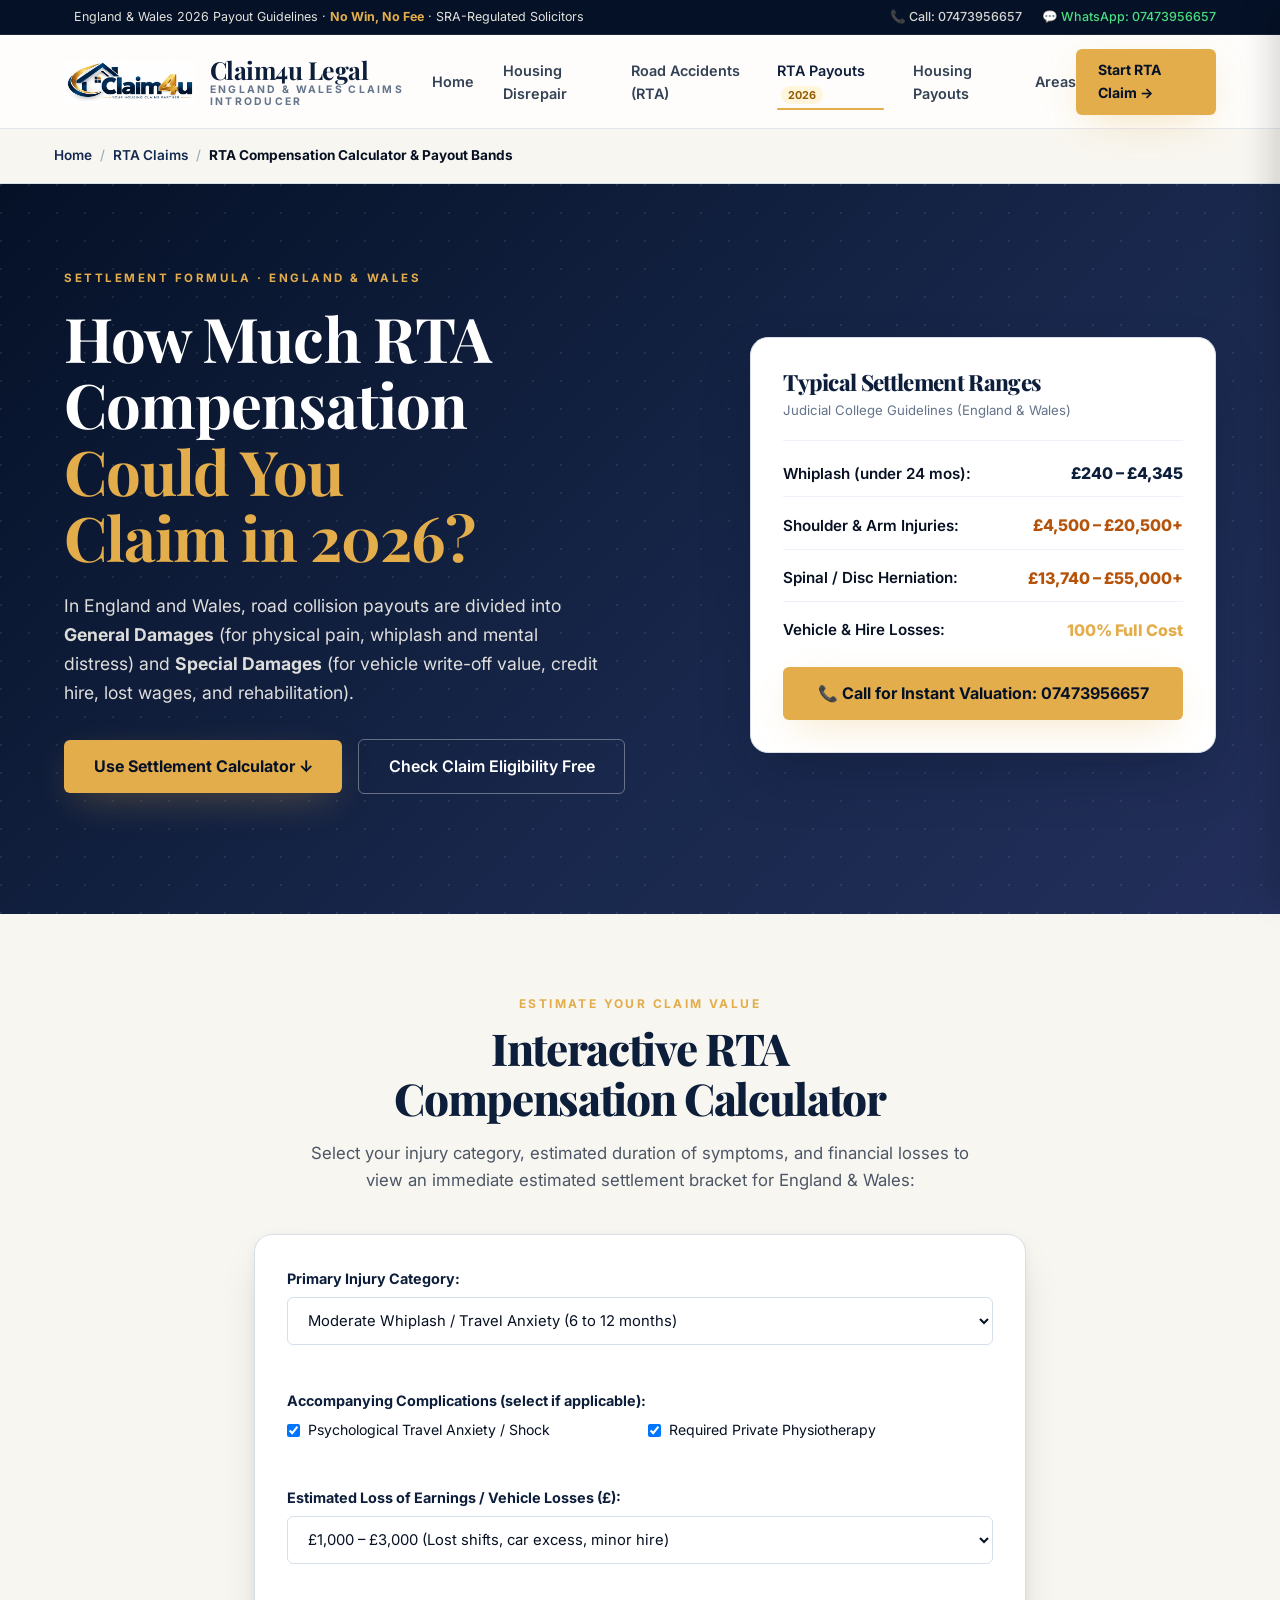
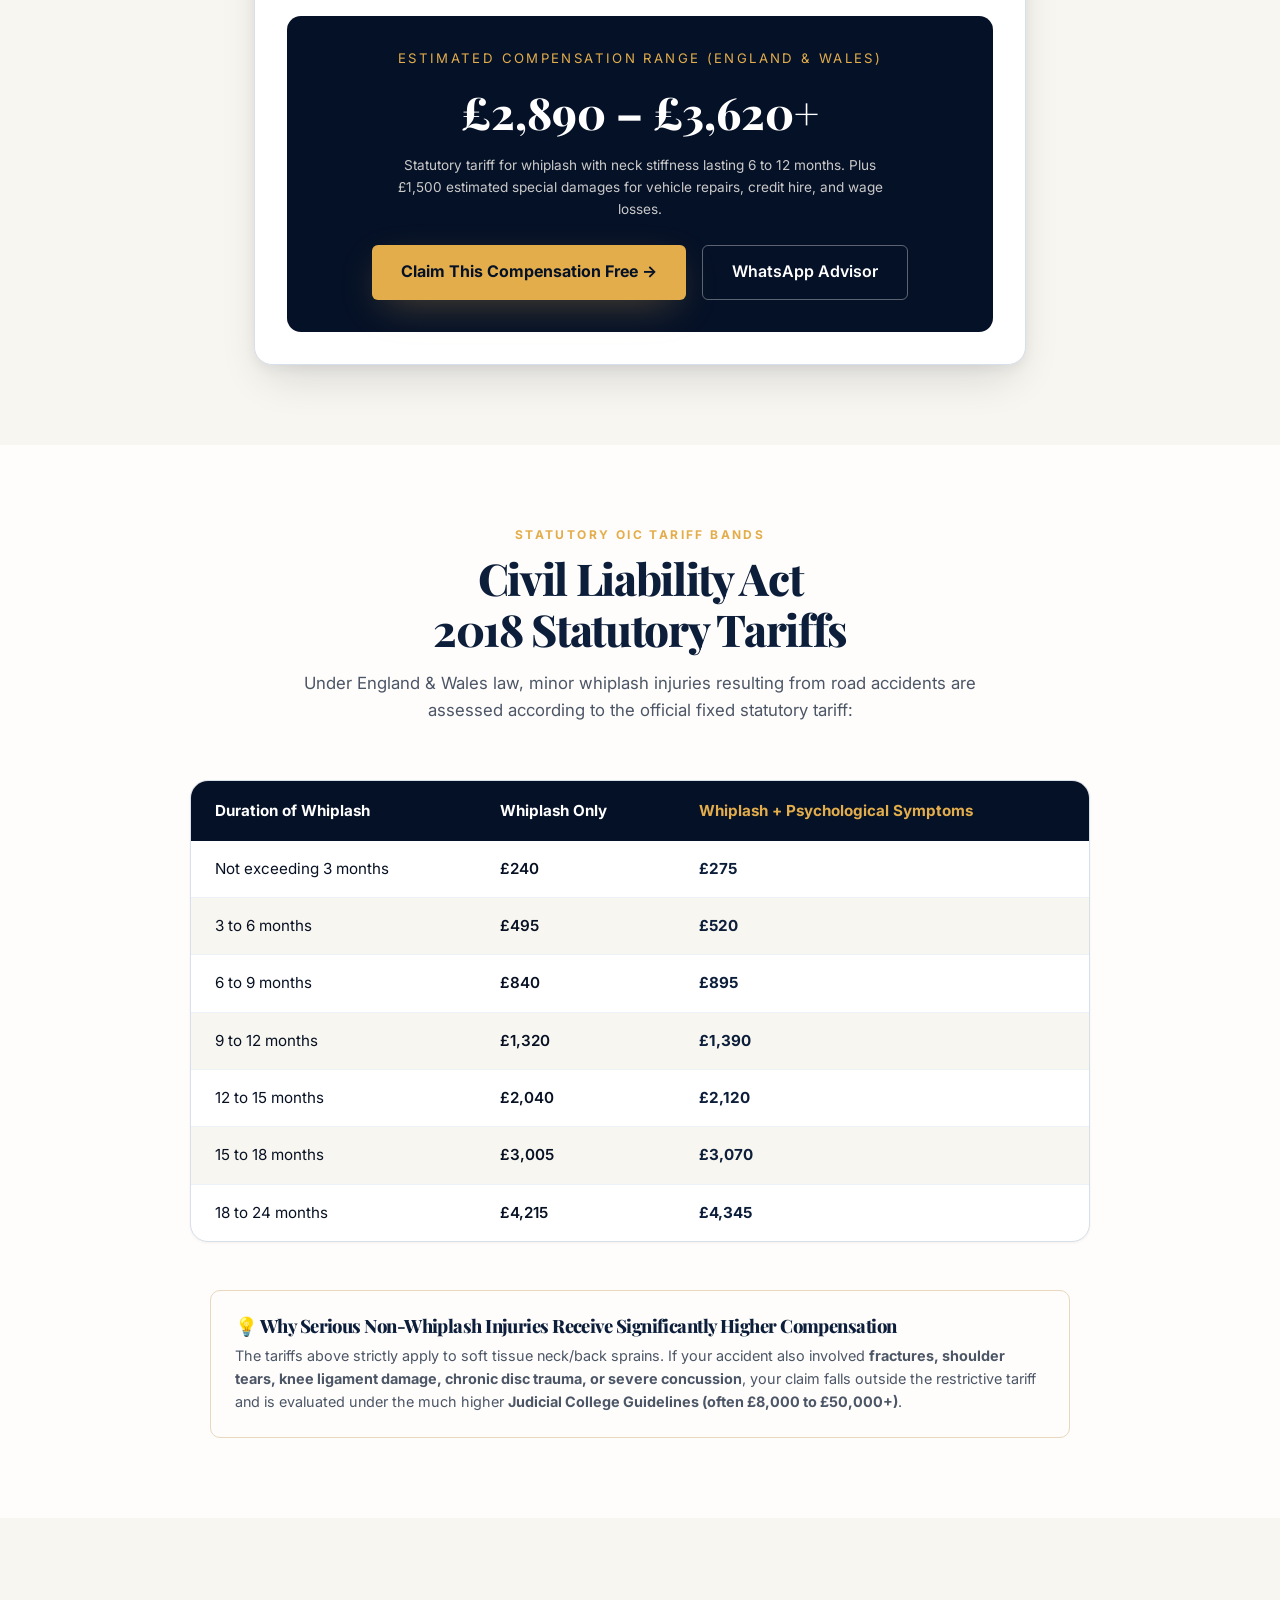
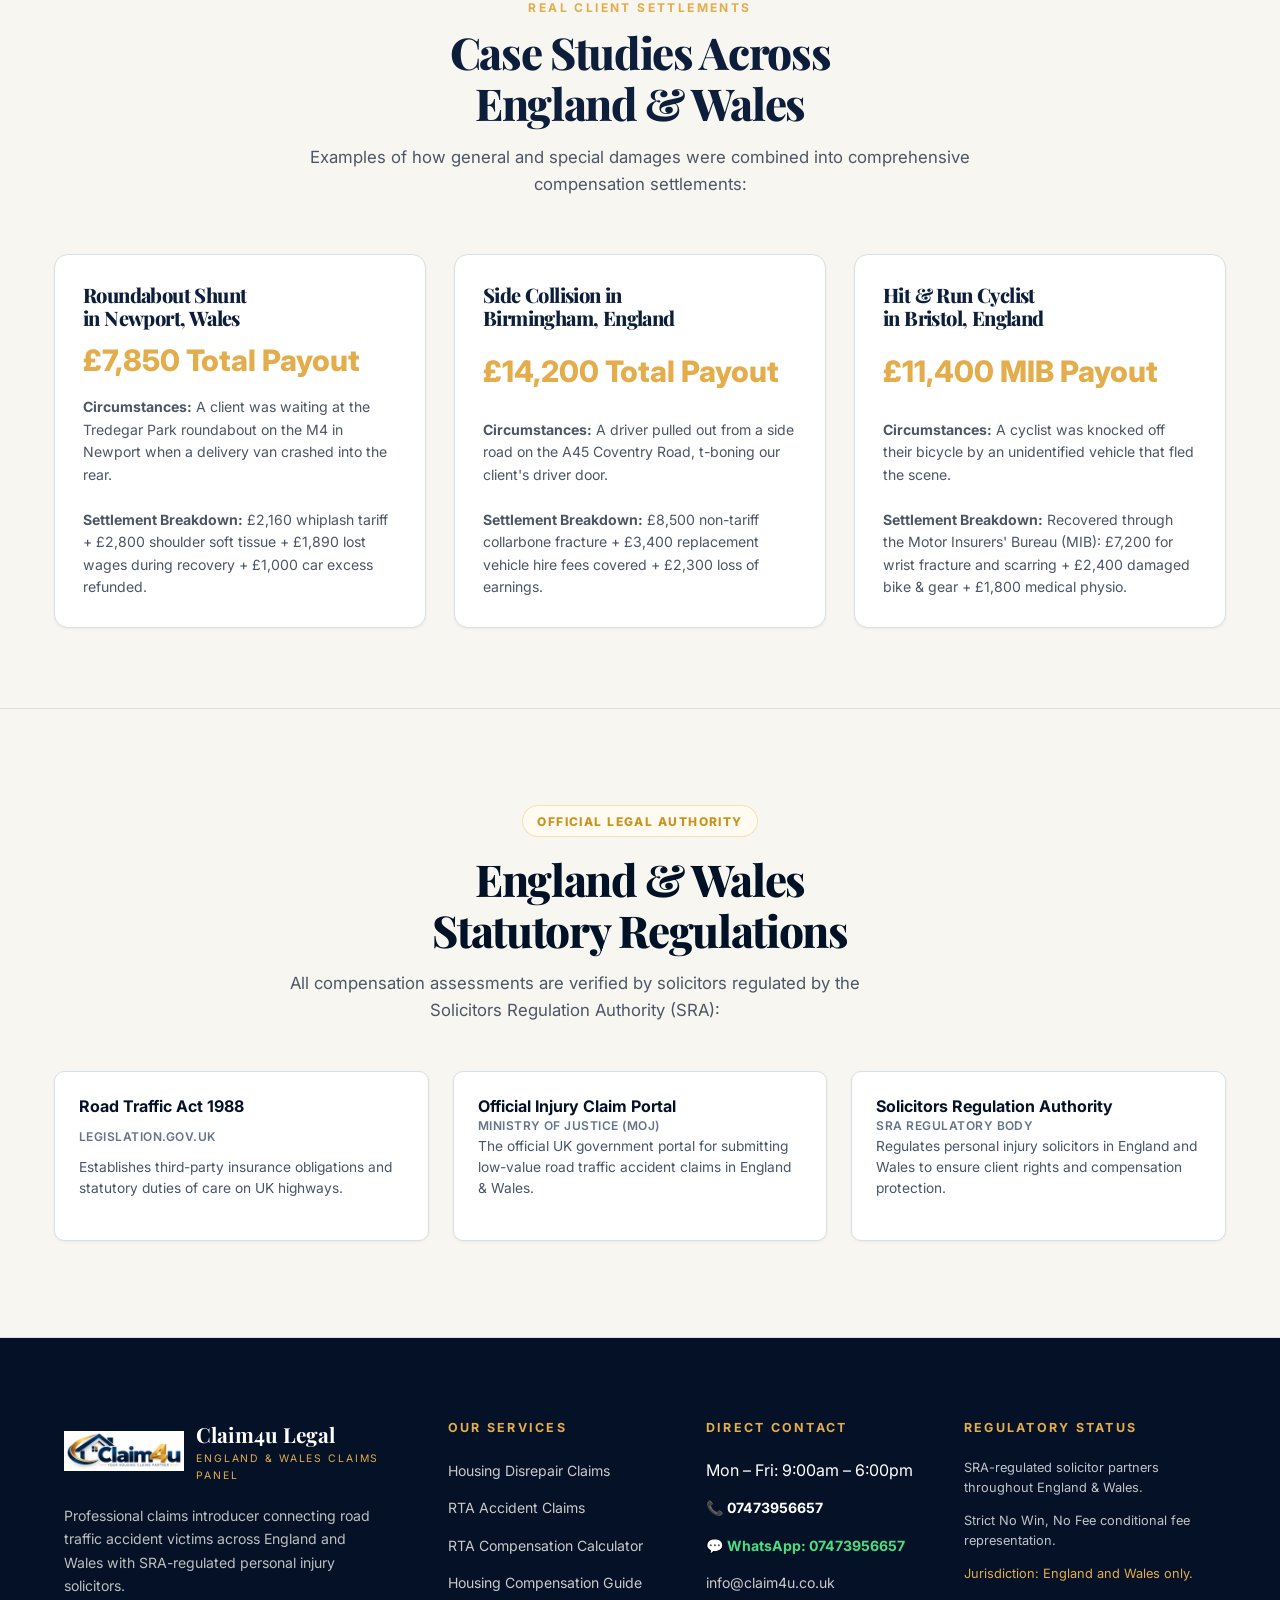
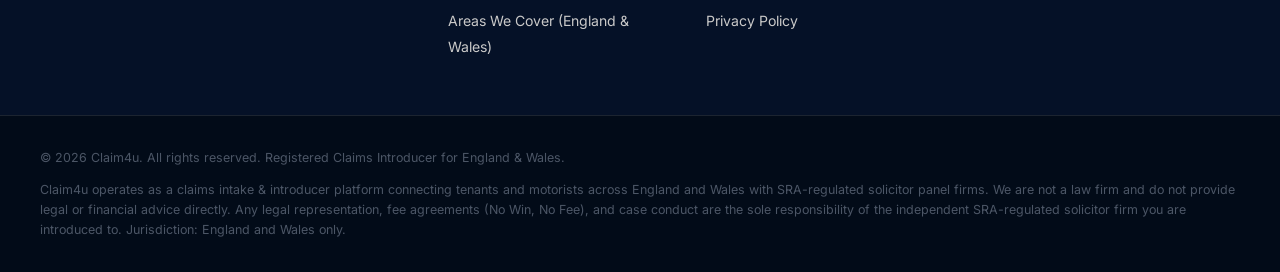
<file: rta-compensation.html>
<!DOCTYPE html>
<html lang="en">

<head>
  <meta charset="utf-8" />
  <meta name="viewport" content="width=device-width, initial-scale=1.0" />

  <!-- Google tag (gtag.js) -->
  <script async src="https://www.googletagmanager.com/gtag/js?id=AW-18344158870"></script>
  <script>
    window.dataLayer = window.dataLayer || [];
    function gtag(){dataLayer.push(arguments);}
    gtag('js', new Date());
    gtag('config', 'AW-18344158870');
  </script>

  <!-- Meta Pixel Code -->
  <script>
    !function(f,b,e,v,n,t,s)
    {if(f.fbq)return;n=f.fbq=function(){n.callMethod?
    n.callMethod.apply(n,arguments):n.queue.push(arguments)};
    if(!f._fbq)f._fbq=n;n.push=n;n.loaded=!0;n.version='2.0';
    n.queue=[];t=b.createElement(e);t.async=!0;
    t.src=v;s=b.getElementsByTagName(e)[0];
    s.parentNode.insertBefore(t,s)}(window, document,'script',
    'https://connect.facebook.net/en_US/fbevents.js');
    if (window.APP_CONFIG && window.APP_CONFIG.advertising && window.APP_CONFIG.advertising.metaPixelId) {
      fbq('init', window.APP_CONFIG.advertising.metaPixelId);
      fbq('track', 'PageView');
    }
  </script>

  <title>RTA Compensation Calculator 2026 | Road Accident Payout Bands (England &amp; Wales)</title>
  <meta name="description" content="Calculate your road traffic accident compensation in England &amp; Wales. 2026 Judicial College Guidelines and Whiplash Reform OIC payout tariffs for whiplash, fractures, vehicle hire and loss of earnings." />
  <meta name="keywords" content="RTA compensation calculator, car accident payout England, whiplash compensation Wales, road traffic accident settlement guide 2026, credit hire claim" />
  <meta name="author" content="Claim4u - UK Claims &amp; Solicitor Panel Introducer" />
  <meta name="robots" content="index, follow, max-image-preview:large, max-snippet:-1, max-video-preview:-1" />
  <link rel="canonical" href="https://claim4u-uk.co/rta-compensation.html" />

  <!-- Geotagging for England & Wales Local SEO -->
  <meta name="geo.region" content="GB-ENG, GB-WLS" />
  <meta name="geo.placename" content="England, Wales" />

  <!-- Open Graph -->
  <meta property="og:type" content="article" />
  <meta property="og:site_name" content="Claim4u Legal" />
  <meta property="og:url" content="https://claim4u-uk.co/rta-compensation.html" />
  <meta property="og:title" content="RTA Compensation Calculator 2026 | Payout Bands England &amp; Wales" />
  <meta property="og:description" content="Find out how much compensation you could claim for whiplash, neck trauma, fractures, vehicle damage and loss of earnings in England &amp; Wales." />
  <meta property="og:image" content="https://claim4u-uk.co/assets/hero-mould.jpg" />
  <meta property="og:locale" content="en_GB" />

  <!-- Twitter Cards -->
  <meta name="twitter:card" content="summary_large_image" />
  <meta name="twitter:title" content="RTA Compensation Guide 2026 | Claim4u Legal" />
  <meta name="twitter:description" content="Interactive RTA compensation calculator based on 2026 England &amp; Wales Judicial College Guidelines." />

  <meta name="theme-color" content="#051127" />

  <!-- Google Web Fonts: Playfair Display + Inter -->
  <link rel="preconnect" href="https://fonts.googleapis.com" />
  <link rel="preconnect" href="https://fonts.gstatic.com" crossorigin />
  <link href="https://fonts.googleapis.com/css2?family=Inter:wght@400;500;600;700;800&family=Playfair+Display:ital,wght@0,600;0,700;0,800;1,600&display=swap" rel="stylesheet" />

  <!-- Stylesheet -->
  <link rel="stylesheet" href="css/styles.css" />

  <!-- Schema.org Article & Breadcrumbs -->
  <script type="application/ld+json">
  {
    "@context": "https://schema.org",
    "@graph": [
      {
        "@type": "Article",
        "headline": "Road Traffic Accident Compensation Payout Guide 2026 (England & Wales)",
        "author": {
          "@type": "Organization",
          "name": "Claim4u Legal Panel"
        },
        "publisher": {
          "@type": "Organization",
          "name": "Claim4u",
          "logo": {
            "@type": "ImageObject",
            "url": "https://claim4u-uk.co/assets/claim4u-logo.png"
          }
        },
        "datePublished": "2026-01-15",
        "dateModified": "2026-10-31"
      },
      {
        "@type": "BreadcrumbList",
        "itemListElement": [
          {
            "@type": "ListItem",
            "position": 1,
            "name": "Home",
            "item": "https://claim4u-uk.co/"
          },
          {
            "@type": "ListItem",
            "position": 2,
            "name": "RTA Claims",
            "item": "https://claim4u-uk.co/rta-claims.html"
          },
          {
            "@type": "ListItem",
            "position": 3,
            "name": "RTA Compensation Guide",
            "item": "https://claim4u-uk.co/rta-compensation.html"
          }
        ]
      }
    ]
  }
  </script>
</head>

<body>

  <!-- Top Announcement Bar (CaseFlow Legal style) -->
  <div class="cfl-topbar">
    <div class="cfl-topbar-inner">
      <div class="cfl-topbar-left">
        <span class="live-dot"></span>
        <span>England &amp; Wales 2026 Payout Guidelines · <strong style="color: var(--brand-gold);">No Win, No Fee</strong> · SRA-Regulated Solicitors</span>
      </div>
      <div class="cfl-topbar-right">
        <a href="tel:07473956657" class="cfl-topbar-link">📞 Call: 07473956657</a>
        <a href="https://wa.me/447473956657?text=Hello%20Claim4u%2C%20how%20much%20RTA%20compensation%20could%20I%20get%20in%20England%20or%20Wales%3F" target="_blank" rel="noopener noreferrer" class="cfl-topbar-link" style="color: #4ade80;">💬 WhatsApp: 07473956657</a>
      </div>
    </div>
  </div>

  <!-- Sticky CaseFlow Header -->
  <header class="cfl-header">
    <div class="cfl-header-inner">
      <a href="index.html" class="cfl-brand" title="Claim4u Home">
        <img src="assets/claim4u-logo.png" alt="Claim4u Logo" style="height: 44px; width: auto;" />
        <div class="cfl-brand-text">
          <div class="cfl-brand-name">Claim4u Legal</div>
          <div class="cfl-brand-sub">England &amp; Wales Claims Introducer</div>
        </div>
      </a>

      <!-- Desktop Navigation -->
      <nav class="cfl-nav">
        <a href="index.html" class="cfl-nav-link">Home</a>
        <a href="index.html#hdr" class="cfl-nav-link">Housing Disrepair</a>
        <a href="rta-claims.html" class="cfl-nav-link">Road Accidents (RTA)</a>
        <a href="rta-compensation.html" class="cfl-nav-link active">RTA Payouts <span class="cfl-nav-badge">2026</span></a>
        <a href="compensation.html" class="cfl-nav-link">Housing Payouts</a>
        <a href="areas.html" class="cfl-nav-link">Areas</a>
      </nav>

      <div style="display: flex; align-items: center; gap: 0.75rem;">
        <a href="rta-claims.html#rta-form" class="btn-cfl-gold" style="padding: 0.65rem 1.4rem; font-size: 0.88rem;">
          Start RTA Claim →
        </a>

        <!-- Mobile Menu Toggle Button -->
        <button type="button" class="mobile-menu-toggle" id="mobileMenuToggle" aria-label="Open mobile menu">
          <svg width="24" height="24" viewBox="0 0 24 24" fill="none" stroke="currentColor" stroke-width="2.5" stroke-linecap="round" stroke-linejoin="round">
            <line x1="3" y1="12" x2="21" y2="12"></line>
            <line x1="3" y1="6" x2="21" y2="6"></line>
            <line x1="3" y1="18" x2="21" y2="18"></line>
          </svg>
        </button>
      </div>
    </div>
  </header>

  <!-- Mobile Drawer Menu -->
  <div class="mobile-nav-overlay" id="mobileOverlay"></div>
  <div class="mobile-nav-drawer" id="mobileDrawer">
    <div class="mobile-drawer-header">
      <img src="assets/claim4u-logo.png" alt="Claim4u Logo" style="height: 38px; width: auto;" />
      <button type="button" id="mobileDrawerClose" style="background: none; border: none; font-size: 26px; cursor: pointer; color: var(--primary);">&times;</button>
    </div>
    <div class="mobile-nav-links">
      <a href="index.html" class="mobile-nav-link">Home</a>
      <a href="index.html#services" class="mobile-nav-link">Our Services</a>
      <a href="index.html#hdr" class="mobile-nav-link">Housing Disrepair (HDR)</a>
      <a href="rta-claims.html" class="mobile-nav-link">Road Traffic Accidents (RTA)</a>
      <a href="rta-compensation.html" class="mobile-nav-link active">RTA Payout Bands</a>
      <a href="compensation.html" class="mobile-nav-link">Housing Compensation Guide</a>
      <a href="areas.html" class="mobile-nav-link">Areas We Cover (England &amp; Wales)</a>
      <a href="index.html#faq" class="mobile-nav-link">FAQ</a>
      <a href="privacy.html" class="mobile-nav-link">Privacy Policy</a>
    </div>
    <div class="mobile-drawer-footer">
      <a href="tel:07473956657" class="btn btn-navy" style="width: 100%;">
        📞 Call 07473956657
      </a>
      <a href="https://wa.me/447473956657?text=Hello%20Claim4u%2C%20I%20want%20to%20calculate%20my%20RTA%20compensation" class="btn btn-whatsapp" style="width: 100%;">
        💬 WhatsApp 07473956657
      </a>
    </div>
  </div>

  <!-- Breadcrumbs -->
  <nav class="breadcrumb-container" aria-label="Breadcrumb">
    <div class="container">
      <ol class="breadcrumb-list">
        <li class="breadcrumb-item"><a href="index.html">Home</a></li>
        <li class="breadcrumb-separator">/</li>
        <li class="breadcrumb-item"><a href="rta-claims.html">RTA Claims</a></li>
        <li class="breadcrumb-separator">/</li>
        <li class="breadcrumb-item breadcrumb-current" aria-current="page">RTA Compensation Calculator &amp; Payout Bands</li>
      </ol>
    </div>
  </nav>

  <main>
    <!-- CaseFlow Hero Section -->
    <section class="cfl-hero-section">
      <div class="cfl-hero-pattern" aria-hidden="true"></div>
      <div class="cfl-hero-grid">
        <div>
          <span class="cfl-hero-tag">SETTLEMENT FORMULA · ENGLAND &amp; WALES</span>
          <h1 class="cfl-hero-title">
            How Much RTA Compensation
            <span class="gold-text">Could You Claim in 2026?</span>
          </h1>
          <p class="cfl-hero-desc">
            In England and Wales, road collision payouts are divided into <strong>General Damages</strong> (for physical pain, whiplash and mental distress) and <strong>Special Damages</strong> (for vehicle write-off value, credit hire, lost wages, and rehabilitation).
          </p>

          <div class="cfl-hero-actions">
            <a href="#calculator" class="btn-cfl-gold">
              Use Settlement Calculator ↓
            </a>
            <a href="rta-claims.html#rta-form" class="btn-cfl-outline">
              Check Claim Eligibility Free
            </a>
          </div>
        </div>

        <!-- Right Side Live Payout Snapshot -->
        <div class="cfl-hero-card">
          <div class="cfl-card-header">
            <h3 class="cfl-card-title">Typical Settlement Ranges</h3>
            <p class="cfl-card-sub">Judicial College Guidelines (England &amp; Wales)</p>
          </div>
          <div style="display: flex; flex-direction: column; gap: 1rem;">
            <div style="display: flex; justify-content: space-between; align-items: center; padding-bottom: 0.6rem; border-bottom: 1px solid var(--border-subtle);">
              <span style="font-weight: 600; font-size: 0.95rem;">Whiplash (under 24 mos):</span>
              <span style="font-weight: 800; color: var(--primary);">£240 – £4,345</span>
            </div>
            <div style="display: flex; justify-content: space-between; align-items: center; padding-bottom: 0.6rem; border-bottom: 1px solid var(--border-subtle);">
              <span style="font-weight: 600; font-size: 0.95rem;">Shoulder &amp; Arm Injuries:</span>
              <span style="font-weight: 800; color: #b45309;">£4,500 – £20,500+</span>
            </div>
            <div style="display: flex; justify-content: space-between; align-items: center; padding-bottom: 0.6rem; border-bottom: 1px solid var(--border-subtle);">
              <span style="font-weight: 600; font-size: 0.95rem;">Spinal / Disc Herniation:</span>
              <span style="font-weight: 800; color: #b45309;">£13,740 – £55,000+</span>
            </div>
            <div style="display: flex; justify-content: space-between; align-items: center;">
              <span style="font-weight: 600; font-size: 0.95rem;">Vehicle &amp; Hire Losses:</span>
              <span style="font-weight: 800; color: var(--brand-gold);">100% Full Cost</span>
            </div>
          </div>
          <div style="margin-top: 1.5rem; text-align: center;">
            <a href="tel:07473956657" class="btn-cfl-gold" style="width: 100%;">
              📞 Call for Instant Valuation: 07473956657
            </a>
          </div>
        </div>
      </div>
    </section>

    <!-- Interactive RTA Settlement Calculator Section -->
    <section class="cfl-section" id="calculator" style="background: var(--surface);">
      <div class="container" style="max-width: 820px;">
        <div class="cfl-section-header" style="margin-bottom: 2.5rem;">
          <span class="cfl-section-tag">ESTIMATE YOUR CLAIM VALUE</span>
          <h2 class="cfl-section-title">Interactive RTA Compensation Calculator</h2>
          <p class="cfl-section-sub">
            Select your injury category, estimated duration of symptoms, and financial losses to view an immediate estimated settlement bracket for England &amp; Wales:
          </p>
        </div>

        <div class="cfl-hero-card" style="box-shadow: var(--shadow-lift);">
          <div style="display: grid; grid-template-columns: 1fr; gap: 1.5rem;">

            <div class="form-group">
              <label class="form-label" for="calc_injury_type">Primary Injury Category:</label>
              <select id="calc_injury_type" class="form-select">
                <option value="whiplash_minor">Minor Whiplash / Neck Strain (Up to 3 months)</option>
                <option value="whiplash_moderate" selected>Moderate Whiplash / Travel Anxiety (6 to 12 months)</option>
                <option value="whiplash_severe">Severe Whiplash / Neck Stiffness (18 to 24 months)</option>
                <option value="fracture">Fracture (Arm, Collarbone, Wrist or Leg)</option>
                <option value="spine_trauma">Severe Spine, Disc Herniation or Chronic Back Trauma</option>
                <option value="head_injury">Concussion / Head Trauma / Post-Concussion Syndrome</option>
              </select>
            </div>

            <div class="form-group">
              <label class="form-label">Accompanying Complications (select if applicable):</label>
              <div class="form-grid-2">
                <label style="display: flex; align-items: center; gap: 0.5rem; font-size: 0.88rem; cursor: pointer;">
                  <input type="checkbox" id="calc_psych" checked />
                  Psychological Travel Anxiety / Shock
                </label>
                <label style="display: flex; align-items: center; gap: 0.5rem; font-size: 0.88rem; cursor: pointer;">
                  <input type="checkbox" id="calc_physio" checked />
                  Required Private Physiotherapy
                </label>
              </div>
            </div>

            <div class="form-group">
              <label class="form-label" for="calc_wages">Estimated Loss of Earnings / Vehicle Losses (£):</label>
              <select id="calc_wages" class="form-select">
                <option value="0">None / Minimal (Under £500)</option>
                <option value="1500" selected>£1,000 – £3,000 (Lost shifts, car excess, minor hire)</option>
                <option value="5000">£3,000 – £7,500 (Extended sick leave, write-off deficit)</option>
                <option value="10000">Over £7,500 (Substantial wage shortfall, long credit hire)</option>
              </select>
            </div>

            <!-- Dynamic Estimated Output Box -->
            <div style="background: var(--brand-navy-deep); color: #ffffff; border-radius: var(--radius-lg); padding: 2rem; text-align: center; margin-top: 0.5rem;">
              <div style="font-size: 0.825rem; text-transform: uppercase; letter-spacing: 0.18em; color: var(--brand-gold); margin-bottom: 0.5rem;">
                Estimated Compensation Range (England &amp; Wales)
              </div>
              <div id="calc_result_amount" style="font-family: var(--font-serif); font-size: 2.75rem; font-weight: 800; color: #ffffff; margin-bottom: 0.5rem;">
                £3,660 – £5,160+
              </div>
              <div id="calc_result_note" style="font-size: 0.85rem; color: rgba(251, 248, 241, 0.8); max-width: 500px; margin: 0 auto 1.5rem;">
                Includes estimated General Damages for whiplash &amp; psychological trauma, plus special damages for your out-of-pocket losses.
              </div>

              <div style="display: flex; justify-content: center; gap: 1rem; flex-wrap: wrap;">
                <a href="rta-claims.html#rta-form" class="btn-cfl-gold" style="padding: 0.85rem 1.8rem;">
                  Claim This Compensation Free →
                </a>
                <a href="https://wa.me/447473956657?text=Hello%20Claim4u%2C%20the%20RTA%20calculator%20estimated%20my%20claim%20at%20over%20%C2%A33%2C500.%20Can%20you%20confirm%20my%20case%3F" target="_blank" rel="noopener noreferrer" class="btn-cfl-outline" style="padding: 0.85rem 1.8rem;">
                  WhatsApp Advisor
                </a>
              </div>
            </div>

          </div>
        </div>
      </div>
    </section>

    <!-- Detailed 2026 Whiplash Reform Tariff Table -->
    <section class="cfl-section">
      <div class="container">
        <div class="cfl-section-header">
          <span class="cfl-section-tag">STATUTORY OIC TARIFF BANDS</span>
          <h2 class="cfl-section-title">Civil Liability Act 2018 Statutory Tariffs</h2>
          <p class="cfl-section-sub">
            Under England &amp; Wales law, minor whiplash injuries resulting from road accidents are assessed according to the official fixed statutory tariff:
          </p>
        </div>

        <div class="table-responsive" style="background: #ffffff; border: 1px solid var(--border); border-radius: var(--radius-xl); overflow-x: auto; -webkit-overflow-scrolling: touch; box-shadow: var(--shadow-sm); max-width: 900px; margin: 0 auto 3rem;">
          <table style="width: 100%; min-width: 580px; border-collapse: collapse; text-align: left; font-size: 0.95rem;">
            <thead>
              <tr style="background: var(--brand-navy-deep); color: #ffffff;">
                <th style="padding: 1.1rem 1.5rem; font-weight: 700;">Duration of Whiplash</th>
                <th style="padding: 1.1rem 1.5rem; font-weight: 700;">Whiplash Only</th>
                <th style="padding: 1.1rem 1.5rem; font-weight: 700; color: var(--brand-gold);">Whiplash + Psychological Symptoms</th>
              </tr>
            </thead>
            <tbody>
              <tr style="border-bottom: 1px solid var(--border-subtle);">
                <td style="padding: 1rem 1.5rem;">Not exceeding 3 months</td>
                <td style="padding: 1rem 1.5rem; font-weight: 600;">£240</td>
                <td style="padding: 1rem 1.5rem; font-weight: 700; color: var(--primary);">£275</td>
              </tr>
              <tr style="border-bottom: 1px solid var(--border-subtle); background: var(--surface);">
                <td style="padding: 1rem 1.5rem;">3 to 6 months</td>
                <td style="padding: 1rem 1.5rem; font-weight: 600;">£495</td>
                <td style="padding: 1rem 1.5rem; font-weight: 700; color: var(--primary);">£520</td>
              </tr>
              <tr style="border-bottom: 1px solid var(--border-subtle);">
                <td style="padding: 1rem 1.5rem;">6 to 9 months</td>
                <td style="padding: 1rem 1.5rem; font-weight: 600;">£840</td>
                <td style="padding: 1rem 1.5rem; font-weight: 700; color: var(--primary);">£895</td>
              </tr>
              <tr style="border-bottom: 1px solid var(--border-subtle); background: var(--surface);">
                <td style="padding: 1rem 1.5rem;">9 to 12 months</td>
                <td style="padding: 1rem 1.5rem; font-weight: 600;">£1,320</td>
                <td style="padding: 1rem 1.5rem; font-weight: 700; color: var(--primary);">£1,390</td>
              </tr>
              <tr style="border-bottom: 1px solid var(--border-subtle);">
                <td style="padding: 1rem 1.5rem;">12 to 15 months</td>
                <td style="padding: 1rem 1.5rem; font-weight: 600;">£2,040</td>
                <td style="padding: 1rem 1.5rem; font-weight: 700; color: var(--primary);">£2,120</td>
              </tr>
              <tr style="border-bottom: 1px solid var(--border-subtle); background: var(--surface);">
                <td style="padding: 1rem 1.5rem;">15 to 18 months</td>
                <td style="padding: 1rem 1.5rem; font-weight: 600;">£3,005</td>
                <td style="padding: 1rem 1.5rem; font-weight: 700; color: var(--primary);">£3,070</td>
              </tr>
              <tr>
                <td style="padding: 1rem 1.5rem;">18 to 24 months</td>
                <td style="padding: 1rem 1.5rem; font-weight: 600;">£4,215</td>
                <td style="padding: 1rem 1.5rem; font-weight: 700; color: var(--primary);">£4,345</td>
              </tr>
            </tbody>
          </table>
        </div>

        <div style="max-width: 860px; margin: 0 auto; background: var(--secondary); border: 1px solid #e7d8be; border-radius: var(--radius-md); padding: 1.5rem;">
          <h4 style="font-family: var(--font-serif); font-size: 1.15rem; color: var(--primary); margin-bottom: 0.5rem;">
            💡 Why Serious Non-Whiplash Injuries Receive Significantly Higher Compensation
          </h4>
          <p style="font-size: 0.9rem; line-height: 1.6; color: var(--foreground-muted); margin: 0;">
            The tariffs above strictly apply to soft tissue neck/back sprains. If your accident also involved <strong>fractures, shoulder tears, knee ligament damage, chronic disc trauma, or severe concussion</strong>, your claim falls outside the restrictive tariff and is evaluated under the much higher <strong>Judicial College Guidelines (often £8,000 to £50,000+)</strong>.
          </p>
        </div>
      </div>
    </section>

    <!-- Case Studies Section -->
    <section class="cfl-section" style="background: var(--surface);">
      <div class="container">
        <div class="cfl-section-header">
          <span class="cfl-section-tag">REAL CLIENT SETTLEMENTS</span>
          <h2 class="cfl-section-title">Case Studies Across England &amp; Wales</h2>
          <p class="cfl-section-sub">
            Examples of how general and special damages were combined into comprehensive compensation settlements:
          </p>
        </div>

        <div style="display: grid; grid-template-columns: repeat(auto-fit, minmax(320px, 1fr)); gap: 1.75rem;">
          <div class="review-card">
            <h3 style="font-family: var(--font-serif); font-size: 1.25rem; color: var(--primary); margin-bottom: 0.5rem;">
              Roundabout Shunt in Newport, Wales
            </h3>
            <div style="font-size: 1.85rem; font-weight: 800; color: var(--brand-gold); margin-bottom: 0.75rem;">£7,850 Total Payout</div>
            <p style="font-size: 0.88rem; line-height: 1.6; color: var(--foreground-muted);">
              <strong>Circumstances:</strong> A client was waiting at the Tredegar Park roundabout on the M4 in Newport when a delivery van crashed into the rear.<br /><br />
              <strong>Settlement Breakdown:</strong> £2,160 whiplash tariff + £2,800 shoulder soft tissue + £1,890 lost wages during recovery + £1,000 car excess refunded.
            </p>
          </div>

          <div class="review-card">
            <h3 style="font-family: var(--font-serif); font-size: 1.25rem; color: var(--primary); margin-bottom: 0.5rem;">
              Side Collision in Birmingham, England
            </h3>
            <div style="font-size: 1.85rem; font-weight: 800; color: var(--brand-gold); margin-bottom: 0.75rem;">£14,200 Total Payout</div>
            <p style="font-size: 0.88rem; line-height: 1.6; color: var(--foreground-muted);">
              <strong>Circumstances:</strong> A driver pulled out from a side road on the A45 Coventry Road, t-boning our client's driver door.<br /><br />
              <strong>Settlement Breakdown:</strong> £8,500 non-tariff collarbone fracture + £3,400 replacement vehicle hire fees covered + £2,300 loss of earnings.
            </p>
          </div>

          <div class="review-card">
            <h3 style="font-family: var(--font-serif); font-size: 1.25rem; color: var(--primary); margin-bottom: 0.5rem;">
              Hit &amp; Run Cyclist in Bristol, England
            </h3>
            <div style="font-size: 1.85rem; font-weight: 800; color: var(--brand-gold); margin-bottom: 0.75rem;">£11,400 MIB Payout</div>
            <p style="font-size: 0.88rem; line-height: 1.6; color: var(--foreground-muted);">
              <strong>Circumstances:</strong> A cyclist was knocked off their bicycle by an unidentified vehicle that fled the scene.<br /><br />
              <strong>Settlement Breakdown:</strong> Recovered through the Motor Insurers' Bureau (MIB): £7,200 for wrist fracture and scarring + £2,400 damaged bike &amp; gear + £1,800 medical physio.
            </p>
          </div>
        </div>
      </div>
    </section>

    <!-- Authority Links -->
    <section class="section-spacing authority-section">
      <div class="container">
        <div style="text-align: center; max-width: 750px; margin: 0 auto 3rem;">
          <span class="section-tag">Official Legal Authority</span>
          <h2 class="section-title">England &amp; Wales Statutory Regulations</h2>
          <p class="section-subtitle">
            All compensation assessments are verified by solicitors regulated by the Solicitors Regulation Authority (SRA):
          </p>
        </div>

        <div class="authority-grid">
          <a href="https://www.legislation.gov.uk/ukpga/1988/52/contents" target="_blank" rel="noopener noreferrer" class="authority-card">
            <div class="authority-name">Road Traffic Act 1988</div>
            <div class="authority-org">Legislation.gov.uk</div>
            <p class="authority-desc">Establishes third-party insurance obligations and statutory duties of care on UK highways.</p>
          </a>

          <a href="https://www.officialinjuryclaim.org.uk/" target="_blank" rel="noopener noreferrer" class="authority-card">
            <div class="authority-name">Official Injury Claim Portal</div>
            <div class="authority-org">Ministry of Justice (MoJ)</div>
            <p class="authority-desc">The official UK government portal for submitting low-value road traffic accident claims in England &amp; Wales.</p>
          </a>

          <a href="https://www.sra.org.uk/" target="_blank" rel="noopener noreferrer" class="authority-card">
            <div class="authority-name">Solicitors Regulation Authority</div>
            <div class="authority-org">SRA Regulatory Body</div>
            <p class="authority-desc">Regulates personal injury solicitors in England and Wales to ensure client rights and compensation protection.</p>
          </a>
        </div>
      </div>
    </section>
  </main>

  <!-- CaseFlow Legal Footer -->
  <footer class="cfl-footer">
    <div class="cfl-footer-grid">
      <div>
        <div style="display: flex; align-items: center; gap: 0.75rem;">
          <img src="assets/claim4u-logo.png" alt="Claim4u Logo" style="height: 40px; width: auto;" />
          <div>
            <div style="font-family: var(--font-serif); font-size: 1.3rem; font-weight: 700; color: #ffffff;">Claim4u Legal</div>
            <div style="font-size: 0.65rem; text-transform: uppercase; letter-spacing: 0.18em; color: var(--brand-gold);">England &amp; Wales Claims Panel</div>
          </div>
        </div>
        <p class="cfl-footer-brand-desc">
          Professional claims introducer connecting road traffic accident victims across England and Wales with SRA-regulated personal injury solicitors.
        </p>
      </div>

      <div>
        <div class="cfl-footer-col-title">Our Services</div>
        <ul class="cfl-footer-list">
          <li><a href="index.html#hdr" class="cfl-footer-link">Housing Disrepair Claims</a></li>
          <li><a href="rta-claims.html" class="cfl-footer-link">RTA Accident Claims</a></li>
          <li><a href="rta-compensation.html" class="cfl-footer-link">RTA Compensation Calculator</a></li>
          <li><a href="compensation.html" class="cfl-footer-link">Housing Compensation Guide</a></li>
          <li><a href="areas.html" class="cfl-footer-link">Areas We Cover (England &amp; Wales)</a></li>
        </ul>
      </div>

      <div>
        <div class="cfl-footer-col-title">Direct Contact</div>
        <ul class="cfl-footer-list">
          <li>Mon – Fri: 9:00am – 6:00pm</li>
          <li><a href="tel:07473956657" class="cfl-footer-link" style="color: #ffffff; font-weight: 700;">📞 07473956657</a></li>
          <li><a href="https://wa.me/447473956657" class="cfl-footer-link" style="color: #4ade80; font-weight: 700;">💬 WhatsApp: 07473956657</a></li>
          <li><a href="mailto:info@claim4u.co.uk" class="cfl-footer-link">info@claim4u.co.uk</a></li>
          <li><a href="privacy.html" class="cfl-footer-link">Privacy Policy</a></li>
        </ul>
      </div>

      <div>
        <div class="cfl-footer-col-title">Regulatory Status</div>
        <ul class="cfl-footer-list">
          <li style="font-size: 0.8rem; color: rgba(255,255,255,0.75);">SRA-regulated solicitor partners throughout England &amp; Wales.</li>
          <li style="font-size: 0.8rem; color: rgba(255,255,255,0.75);">Strict No Win, No Fee conditional fee representation.</li>
          <li style="font-size: 0.8rem; color: var(--brand-gold);">Jurisdiction: England and Wales only.</li>
        </ul>
      </div>
    </div>

    <div class="cfl-footer-bottom">
      <div class="cfl-footer-bottom-inner">
        <p>© 2026 Claim4u. All rights reserved. Registered Claims Introducer for England &amp; Wales.</p>
        <p>
          Claim4u operates as a claims intake &amp; introducer platform connecting tenants and motorists across England and Wales with SRA-regulated solicitor panel firms. We are not a law firm and do not provide legal or financial advice directly. Any legal representation, fee agreements (No Win, No Fee), and case conduct are the sole responsibility of the independent SRA-regulated solicitor firm you are introduced to. Jurisdiction: England and Wales only.
        </p>
      </div>
    </div>
  </footer>

  <script src="js/config.js"></script>
  <script src="js/tracking.js"></script>
  <script src="js/main.js"></script>

  <!-- Interactive Calculator Engine -->
  <script>
    document.addEventListener('DOMContentLoaded', () => {
      const injurySelect = document.getElementById('calc_injury_type');
      const psychCheck = document.getElementById('calc_psych');
      const wagesSelect = document.getElementById('calc_wages');
      const resultAmount = document.getElementById('calc_result_amount');
      const resultNote = document.getElementById('calc_result_note');

      function calculateEstimate() {
        const injury = injurySelect.value;
        const hasPsych = psychCheck.checked;
        const wages = parseInt(wagesSelect.value, 10) || 0;

        let baseMin = 240;
        let baseMax = 275;
        let note = '';

        switch (injury) {
          case 'whiplash_minor':
            baseMin = hasPsych ? 275 : 240;
            baseMax = hasPsych ? 520 : 495;
            note = 'Statutory OIC tariff for soft tissue neck sprain recovering within 1-3 months.';
            break;
          case 'whiplash_moderate':
            baseMin = hasPsych ? 1390 : 1320;
            baseMax = hasPsych ? 2120 : 2040;
            note = 'Statutory tariff for whiplash with neck stiffness lasting 6 to 12 months.';
            break;
          case 'whiplash_severe':
            baseMin = hasPsych ? 3070 : 3005;
            baseMax = hasPsych ? 4345 : 4215;
            note = 'Higher statutory tariff for 18-24 months whiplash impairment.';
            break;
          case 'fracture':
            baseMin = 6500;
            baseMax = 18500;
            note = 'Judicial College Guidelines for arm, wrist, collarbone or leg fractures requiring plaster/surgery.';
            break;
          case 'spine_trauma':
            baseMin = 13740;
            baseMax = 38490;
            note = 'Non-tariff personal injury damages for chronic spine, nerve root, or disc damage.';
            break;
          case 'head_injury':
            baseMin = 11500;
            baseMax = 35000;
            note = 'Judicial College Guidelines for concussion with vestibular disturbance and headaches.';
            break;
        }

        const totalMin = baseMin + wages;
        const totalMax = baseMax + wages;

        resultAmount.textContent = '£' + totalMin.toLocaleString() + ' – £' + totalMax.toLocaleString() + '+';
        resultNote.textContent = note + ' Plus £' + wages.toLocaleString() + ' estimated special damages for vehicle repairs, credit hire, and wage losses.';
      }

      if (injurySelect) injurySelect.addEventListener('change', calculateEstimate);
      if (psychCheck) psychCheck.addEventListener('change', calculateEstimate);
      if (wagesSelect) wagesSelect.addEventListener('change', calculateEstimate);

      calculateEstimate();
    });
  </script>
</body>
</html>
</file>
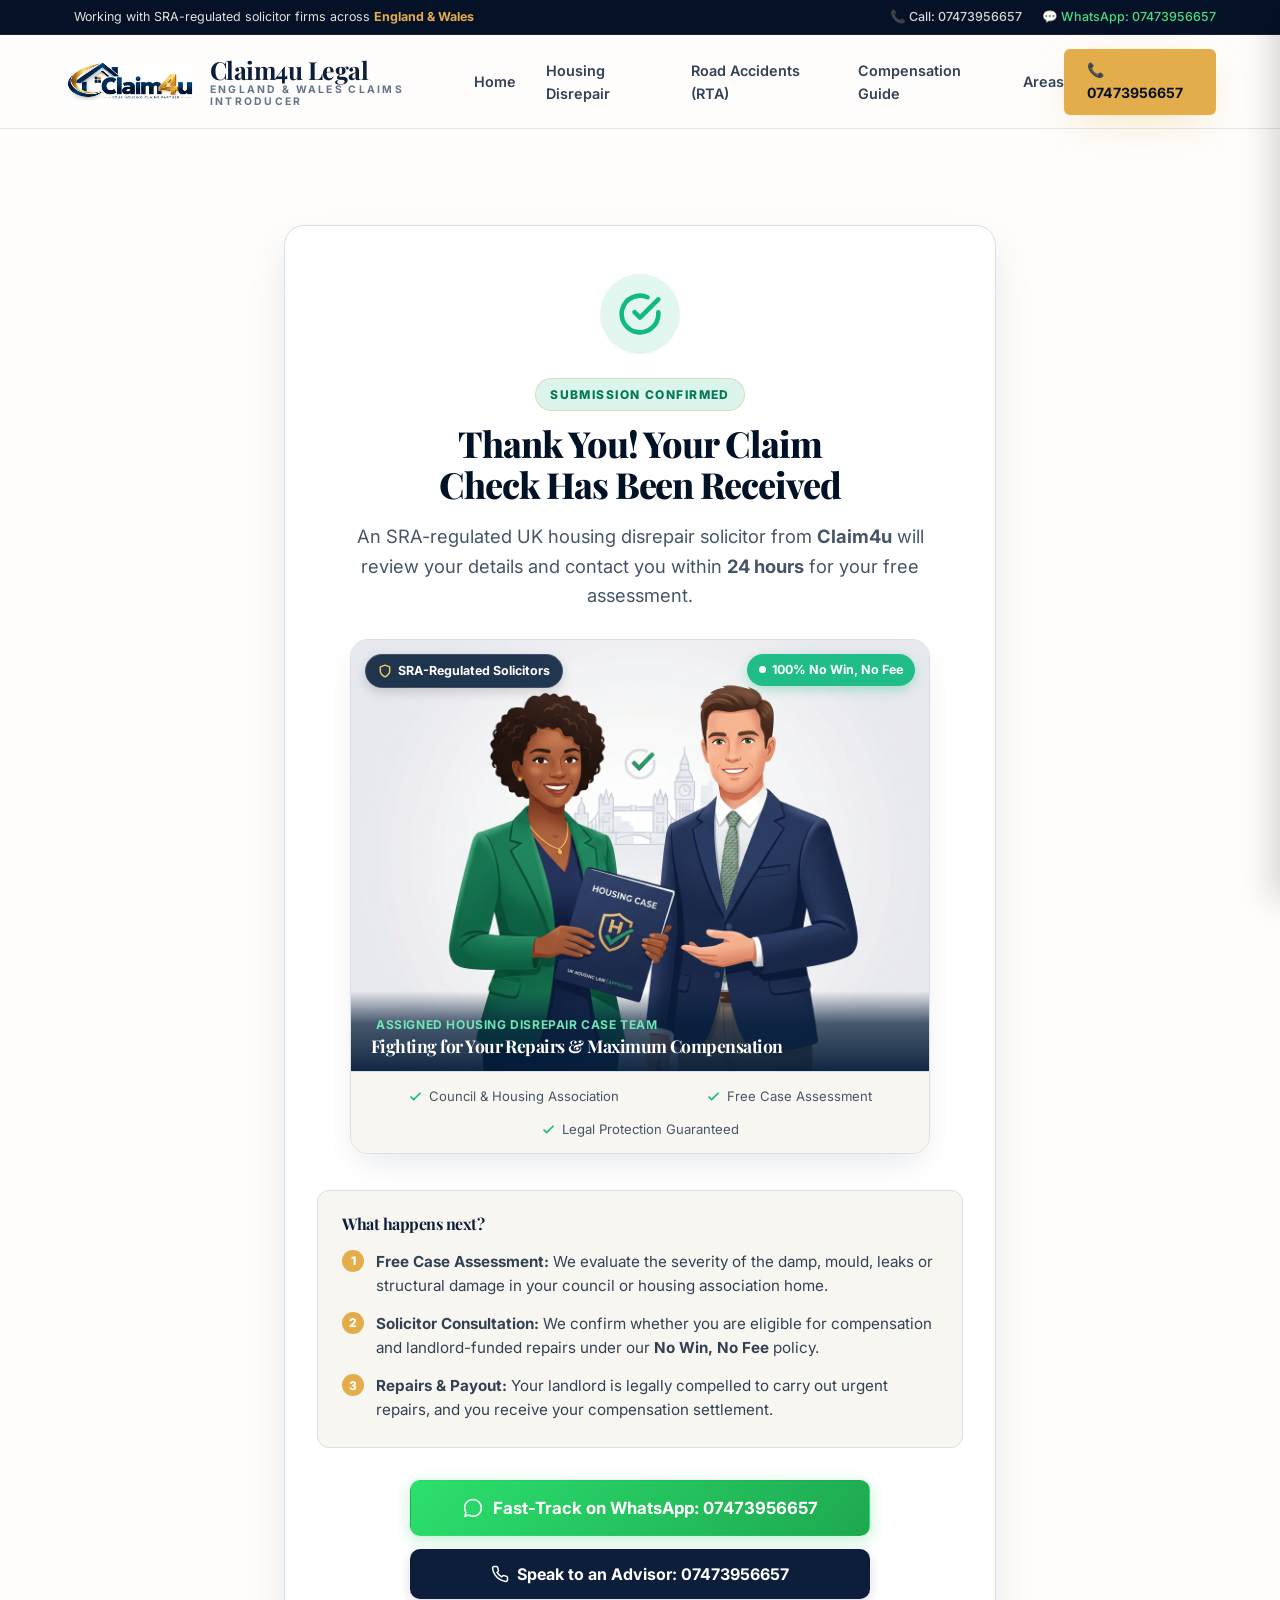
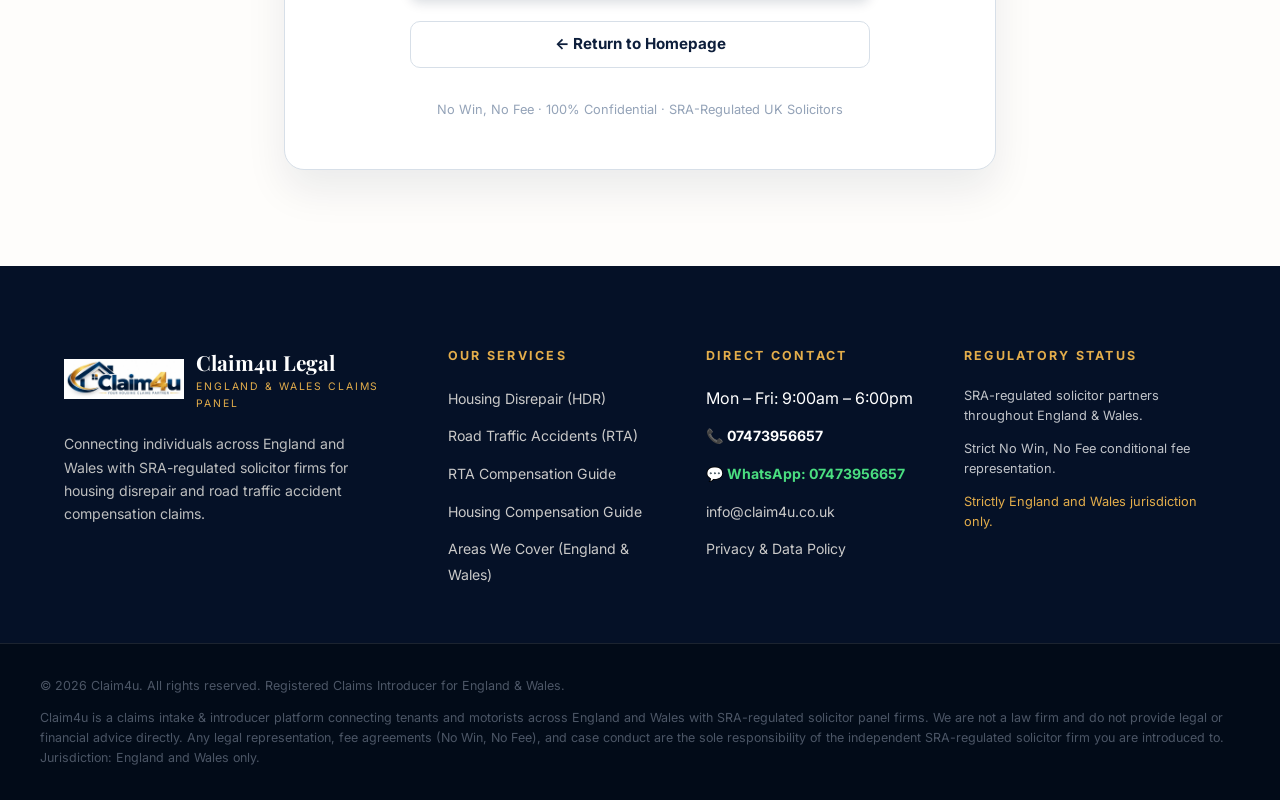
<file: thank-you.html>
<!DOCTYPE html>
<html lang="en">

<head>
  <meta charset="utf-8" />
  <meta name="viewport" content="width=device-width, initial-scale=1.0" />

  <!-- Google tag (gtag.js) -->
  <script async src="https://www.googletagmanager.com/gtag/js?id=AW-18344158870"></script>
  <script>
    window.dataLayer = window.dataLayer || [];
    function gtag() { dataLayer.push(arguments); }
    gtag('js', new Date());

    gtag('config', 'AW-18344158870');
  </script>

  <!-- Google Ads Conversion Event: Lead Form Submitted (Currency: GBP for UK) -->
  <script>
    gtag('event', 'conversion', {
      'send_to': 'AW-18344158870/o8fFCJqoz4kdEJbN1qtE',
      'value': 1.0,
      'currency': 'GBP'
    });
  </script>

  <!-- Meta Pixel Code -->
  <script>
    !function (f, b, e, v, n, t, s) {
      if (f.fbq) return; n = f.fbq = function () {
        n.callMethod ?
          n.callMethod.apply(n, arguments) : n.queue.push(arguments)
      };
      if (!f._fbq) f._fbq = n; n.push = n; n.loaded = !0; n.version = '2.0';
      n.queue = []; t = b.createElement(e); t.async = !0;
      t.src = v; s = b.getElementsByTagName(e)[0];
      s.parentNode.insertBefore(t, s)
    }(window, document, 'script',
      'https://connect.facebook.net/en_US/fbevents.js');
    if (window.APP_CONFIG && window.APP_CONFIG.advertising && window.APP_CONFIG.advertising.metaPixelId) {
      fbq('init', window.APP_CONFIG.advertising.metaPixelId);
      fbq('track', 'PageView');
      fbq('track', 'Lead', {
        content_name: 'Housing Disrepair Claim Check Received',
        currency: 'GBP',
        value: 1.0
      });
    }
  </script>

  <title>Thank You - Claim Received | Claim4u</title>
  <meta name="description"
    content="Thank you for submitting your housing disrepair claim check. A Claim4u housing solicitor will be in touch shortly." />
  <meta name="author" content="Claim4u - Your Housing Claims Partner" />
  <meta name="robots" content="noindex, follow" />
  <meta name="theme-color" content="#041c38" />

  <!-- Google Web Fonts -->
  <link rel="preconnect" href="https://fonts.googleapis.com" />
  <link rel="preconnect" href="https://fonts.gstatic.com" crossorigin />
  <link
    href="https://fonts.googleapis.com/css2?family=Epilogue:wght@400;500;600;700;800&family=Plus+Jakarta+Sans:wght@500;600;700;800&family=Urbanist:wght@600;700;800;900&display=swap"
    rel="stylesheet" />

  <!-- Stylesheet -->
  <link rel="stylesheet" href="css/styles.css" />

  <style>
    .legal-art-card {
      transition: transform 0.3s cubic-bezier(0.16, 1, 0.3, 1), box-shadow 0.3s ease;
    }

    .legal-art-card:hover {
      transform: translateY(-3px);
      box-shadow: 0 20px 40px -10px rgba(4, 28, 56, 0.18) !important;
    }

    .legal-art-card:hover img {
      transform: scale(1.025);
    }

    @media (max-width: 600px) {
      .legal-art-card img {
        height: 260px;
      }

      .legal-art-card .art-badge {
        font-size: 0.72rem !important;
        padding: 5px 10px !important;
      }
    }
  </style>
</head>

<body>

  <!-- Top Announcement Bar (CaseFlow Legal style) -->
  <div class="cfl-topbar">
    <div class="cfl-topbar-inner">
      <div class="cfl-topbar-left">
        <span class="live-dot"></span>
        <span>Working with SRA-regulated solicitor firms across <strong style="color: var(--brand-gold);">England &amp;
            Wales</strong></span>
      </div>
      <div class="cfl-topbar-right">
        <a href="tel:07473956657" class="cfl-topbar-link">📞 Call: 07473956657</a>
        <a href="https://wa.me/447473956657" class="cfl-topbar-link" style="color: #4ade80;">💬 WhatsApp:
          07473956657</a>
      </div>
    </div>
  </div>

  <!-- Sticky CaseFlow Header -->
  <header class="cfl-header">
    <div class="cfl-header-inner">
      <a href="index.html" class="cfl-brand" title="Claim4u Home">
        <img src="assets/claim4u-logo.png" alt="Claim4u Logo" style="height: 44px; width: auto;" />
        <div class="cfl-brand-text">
          <div class="cfl-brand-name">Claim4u Legal</div>
          <div class="cfl-brand-sub">England &amp; Wales Claims Introducer</div>
        </div>
      </a>

      <!-- Desktop Navigation -->
      <nav class="cfl-nav">
        <a href="index.html" class="cfl-nav-link">Home</a>
        <a href="index.html#hdr" class="cfl-nav-link">Housing Disrepair</a>
        <a href="rta-claims.html" class="cfl-nav-link">Road Accidents (RTA)</a>
        <a href="compensation.html" class="cfl-nav-link">Compensation Guide</a>
        <a href="areas.html" class="cfl-nav-link">Areas</a>
      </nav>

      <div style="display: flex; align-items: center; gap: 0.75rem;">
        <a href="tel:07473956657" class="btn-cfl-gold" style="padding: 0.65rem 1.4rem; font-size: 0.88rem;">
          📞 07473956657
        </a>

        <!-- Mobile Menu Toggle Button -->
        <button type="button" class="mobile-menu-toggle" id="mobileMenuToggle" aria-label="Open mobile menu">
          <svg width="24" height="24" viewBox="0 0 24 24" fill="none" stroke="currentColor" stroke-width="2.5" stroke-linecap="round" stroke-linejoin="round">
            <line x1="3" y1="12" x2="21" y2="12"></line>
            <line x1="3" y1="6" x2="21" y2="6"></line>
            <line x1="3" y1="18" x2="21" y2="18"></line>
          </svg>
        </button>
      </div>
    </div>
  </header>

  <!-- Mobile Drawer Menu -->
  <div class="mobile-nav-overlay" id="mobileOverlay"></div>
  <div class="mobile-nav-drawer" id="mobileDrawer">
    <div class="mobile-drawer-header">
      <img src="assets/claim4u-logo.png" alt="Claim4u Logo" style="height: 38px; width: auto;" />
      <button type="button" id="mobileDrawerClose" style="background: none; border: none; font-size: 26px; cursor: pointer; color: var(--primary);">&times;</button>
    </div>
    <div class="mobile-nav-links">
      <a href="index.html" class="mobile-nav-link">Home</a>
      <a href="index.html#services" class="mobile-nav-link">Our Services</a>
      <a href="index.html#hdr" class="mobile-nav-link">Housing Disrepair (HDR)</a>
      <a href="rta-claims.html" class="mobile-nav-link">Road Traffic Accidents (RTA)</a>
      <a href="rta-compensation.html" class="mobile-nav-link">RTA Payout Bands</a>
      <a href="compensation.html" class="mobile-nav-link">Housing Compensation Guide</a>
      <a href="areas.html" class="mobile-nav-link">Areas We Cover (England &amp; Wales)</a>
      <a href="index.html#faq" class="mobile-nav-link">FAQ</a>
      <a href="privacy.html" class="mobile-nav-link">Privacy Policy</a>
    </div>
    <div class="mobile-drawer-footer">
      <a href="tel:07473956657" class="btn btn-navy" style="width: 100%;">
        📞 Call 07473956657
      </a>
      <a href="https://wa.me/447473956657" class="btn btn-whatsapp" style="width: 100%;">
        💬 WhatsApp 07473956657
      </a>
    </div>
  </div>

  <main>
    <section class="section-spacing" style="min-height: 70vh; display: flex; align-items: center;">
      <div class="container" style="max-width: 760px; margin: 0 auto; text-align: center;">

        <div
          style="background: #ffffff; border-radius: 20px; border: 1px solid var(--border); padding: 3rem 2rem; box-shadow: 0 20px 40px rgba(4, 28, 56, 0.08);">

          <!-- Success Badge -->
          <div
            style="width: 80px; height: 80px; margin: 0 auto 1.5rem; background: rgba(16, 185, 129, 0.12); color: #10b981; border-radius: 50%; display: flex; align-items: center; justify-content: center;">
            <svg width="44" height="44" viewBox="0 0 24 24" fill="none" stroke="currentColor" stroke-width="2.5"
              stroke-linecap="round" stroke-linejoin="round">
              <path d="M22 11.08V12a10 10 0 1 1-5.93-9.14"></path>
              <polyline points="22 4 12 14.01 9 11.01"></polyline>
            </svg>
          </div>

          <span class="section-tag"
            style="background: rgba(16, 185, 129, 0.15); color: #047857; margin-bottom: 0.75rem;">
            Submission Confirmed
          </span>

          <h1 class="section-title" style="font-size: 2.25rem; margin-bottom: 1rem;">
            Thank You! Your Claim Check Has Been Received
          </h1>

          <p id="thankYouMessage"
            style="font-size: 1.15rem; color: #475569; max-width: 600px; margin: 0 auto 1.75rem; line-height: 1.6;">
            An SRA-regulated UK housing disrepair solicitor from <strong>Claim4u</strong> will review your details and
            contact you within <strong>24 hours</strong> for your free assessment.
          </p>

          <!-- Legal Team Trust Artwork -->
          <div class="legal-art-card"
            style="margin: 0 auto 2.25rem; max-width: 580px; background: #ffffff; border-radius: 18px; border: 1px solid var(--border); box-shadow: 0 14px 34px -10px rgba(4, 28, 56, 0.12); overflow: hidden; position: relative;">
            <div style="position: relative; overflow: hidden; background: #f1f5f9;">
              <img src="assets/legal-advisors.jpg" alt="Claim4u Housing Disrepair Legal Advisors"
                style="width: 100%; height: auto; display: block; object-fit: cover; transition: transform 0.4s ease;"
                width="580" height="435" />

              <!-- Floating Top Badges -->
              <div style="position: absolute; top: 14px; left: 14px; display: flex; flex-wrap: wrap; gap: 8px;">
                <span class="art-badge"
                  style="background: rgba(4, 28, 56, 0.88); backdrop-filter: blur(8px); -webkit-backdrop-filter: blur(8px); color: #ffffff; padding: 6px 12px; border-radius: 30px; font-size: 0.78rem; font-weight: 700; display: inline-flex; align-items: center; gap: 6px; box-shadow: 0 4px 12px rgba(0,0,0,0.15); border: 1px solid rgba(255,255,255,0.15);">
                  <svg width="14" height="14" viewBox="0 0 24 24" fill="none" stroke="#f5c862" stroke-width="2.5"
                    stroke-linecap="round" stroke-linejoin="round">
                    <path d="M12 22s8-4 8-10V5l-8-3-8 3v7c0 6 8 10 8 10z" />
                  </svg>
                  SRA-Regulated Solicitors
                </span>
              </div>

              <div style="position: absolute; top: 14px; right: 14px;">
                <span class="art-badge"
                  style="background: rgba(16, 185, 129, 0.92); backdrop-filter: blur(8px); -webkit-backdrop-filter: blur(8px); color: #ffffff; padding: 6px 12px; border-radius: 30px; font-size: 0.78rem; font-weight: 700; display: inline-flex; align-items: center; gap: 6px; box-shadow: 0 4px 12px rgba(16,185,129,0.3);">
                  <span
                    style="width: 7px; height: 7px; border-radius: 50%; background: #ffffff; display: inline-block;"></span>
                  100% No Win, No Fee
                </span>
              </div>

              <!-- Bottom Overlay Caption -->
              <div
                style="position: absolute; bottom: 0; left: 0; right: 0; background: linear-gradient(to top, rgba(4, 28, 56, 0.94) 0%, rgba(4, 28, 56, 0.7) 60%, transparent 100%); padding: 1.5rem 1.25rem 0.9rem; color: #ffffff; text-align: left;">
                <div
                  style="display: flex; align-items: center; justify-content: space-between; flex-wrap: wrap; gap: 8px;">
                  <div>
                    <span
                      style="font-size: 0.75rem; text-transform: uppercase; letter-spacing: 0.6px; color: #6ee7b7; font-weight: 700; display: flex; align-items: center; gap: 5px;">
                      <span class="live-dot" style="margin: 0; background: #10b981;"></span>
                      Assigned Housing Disrepair Case Team
                    </span>
                    <h3
                      style="font-size: 1.1rem; color: #ffffff; font-weight: 700; margin: 2px 0 0; font-family: var(--font-display);">
                      Fighting for Your Repairs & Maximum Compensation
                    </h3>
                  </div>
                </div>
              </div>
            </div>

            <!-- Trust Bar underneath Artwork -->
            <div
              style="padding: 0.85rem 1.25rem; background: var(--surface); border-top: 1px solid var(--border); display: flex; align-items: center; justify-content: space-around; flex-wrap: wrap; gap: 12px; font-size: 0.82rem; color: #475569;">
              <span style="display: inline-flex; align-items: center; gap: 6px;">
                <svg width="15" height="15" viewBox="0 0 24 24" fill="none" stroke="#10b981" stroke-width="2.5">
                  <polyline points="20 6 9 17 4 12"></polyline>
                </svg>
                Council & Housing Association
              </span>
              <span style="display: inline-flex; align-items: center; gap: 6px;">
                <svg width="15" height="15" viewBox="0 0 24 24" fill="none" stroke="#10b981" stroke-width="2.5">
                  <polyline points="20 6 9 17 4 12"></polyline>
                </svg>
                Free Case Assessment
              </span>
              <span style="display: inline-flex; align-items: center; gap: 6px;">
                <svg width="15" height="15" viewBox="0 0 24 24" fill="none" stroke="#10b981" stroke-width="2.5">
                  <polyline points="20 6 9 17 4 12"></polyline>
                </svg>
                Legal Protection Guaranteed
              </span>
            </div>
          </div>

          <!-- What Happens Next 3-Step Banner -->
          <div
            style="background: var(--surface); border: 1px solid var(--border); border-radius: 12px; padding: 1.5rem; text-align: left; margin-bottom: 2rem;">
            <h4 style="font-size: 1rem; color: var(--primary); margin-bottom: 1rem; font-weight: 700;">
              What happens next?
            </h4>
            <div style="display: grid; gap: 0.85rem; font-size: 0.95rem; color: #334155;">
              <div style="display: flex; gap: 0.75rem; align-items: flex-start;">
                <span
                  style="background: var(--gold-500); color: #ffffff; width: 22px; height: 22px; border-radius: 50%; display: flex; align-items: center; justify-content: center; font-size: 0.75rem; font-weight: 800; flex-shrink: 0;">1</span>
                <span><strong>Free Case Assessment:</strong> We evaluate the severity of the damp, mould, leaks or
                  structural damage in your council or housing association home.</span>
              </div>
              <div style="display: flex; gap: 0.75rem; align-items: flex-start;">
                <span
                  style="background: var(--gold-500); color: #ffffff; width: 22px; height: 22px; border-radius: 50%; display: flex; align-items: center; justify-content: center; font-size: 0.75rem; font-weight: 800; flex-shrink: 0;">2</span>
                <span><strong>Solicitor Consultation:</strong> We confirm whether you are eligible for compensation and
                  landlord-funded repairs under our <strong>No Win, No Fee</strong> policy.</span>
              </div>
              <div style="display: flex; gap: 0.75rem; align-items: flex-start;">
                <span
                  style="background: var(--gold-500); color: #ffffff; width: 22px; height: 22px; border-radius: 50%; display: flex; align-items: center; justify-content: center; font-size: 0.75rem; font-weight: 800; flex-shrink: 0;">3</span>
                <span><strong>Repairs & Payout:</strong> Your landlord is legally compelled to carry out urgent repairs,
                  and you receive your compensation settlement.</span>
              </div>
            </div>
          </div>

          <!-- Immediate Action Buttons -->
          <div style="display: flex; flex-direction: column; gap: 0.85rem; max-width: 460px; margin: 0 auto;">
            <a id="btnWhatsAppFastTrack"
              href="https://wa.me/447473956657?text=Hello%20Claim4u%2C%20I%20just%20submitted%20my%20housing%20disrepair%20claim%20check.%20Please%20fast-track%20my%20review."
              target="_blank" rel="noopener noreferrer" class="btn btn-whatsapp"
              style="font-size: 1.05rem; padding: 1rem; width: 100%;">
              <svg width="22" height="22" viewBox="0 0 24 24" fill="currentColor">
                <path
                  d="M12.04 2c-5.46 0-9.91 4.45-9.91 9.91 0 1.75.46 3.45 1.32 4.95L2.05 22l5.25-1.38c1.45.79 3.08 1.21 4.74 1.21 5.46 0 9.91-4.45 9.91-9.91 0-2.65-1.03-5.14-2.9-7.01A9.816 9.816 0 0 0 12.04 2zM12 20.19c-1.48 0-2.93-.4-4.2-1.15l-.3-.18-3.12.82.83-3.04-.2-.31a8.165 8.165 0 0 1-1.26-4.42c0-4.54 3.7-8.24 8.24-8.24 2.2 0 4.27.86 5.82 2.42a8.18 8.18 0 0 1 2.41 5.83c.02 4.54-3.68 8.27-8.22 8.27z" />
              </svg>
              Fast-Track on WhatsApp: 07473956657
            </a>

            <a href="tel:07473956657" class="btn btn-navy" style="font-size: 1rem; padding: 0.9rem; width: 100%;">
              <svg width="18" height="18" viewBox="0 0 24 24" fill="none" stroke="currentColor" stroke-width="2">
                <path
                  d="M22 16.92v3a2 2 0 0 1-2.18 2 19.79 19.79 0 0 1-8.63-3.07 19.5 19.5 0 0 1-6-6 19.79 19.79 0 0 1-3.07-8.67A2 2 0 0 1 4.11 2h3a2 2 0 0 1 2 1.72 12.84 12.84 0 0 0 .7 2.81 2 2 0 0 1-.45 2.11L8.09 9.91a16 16 0 0 0 6 6l1.27-1.27a2 2 0 0 1 2.11-.45 12.84 12.84 0 0 0 2.81.7A2 2 0 0 1 22 16.92z">
                </path>
              </svg>
              Speak to an Advisor: 07473956657
            </a>

            <a href="index.html" class="btn btn-ghost" style="margin-top: 0.5rem;">
              ← Return to Homepage
            </a>
          </div>

          <div style="margin-top: 2rem; font-size: 0.8rem; color: #94a3b8;">
            No Win, No Fee · 100% Confidential · SRA-Regulated UK Solicitors
          </div>

        </div>

      </div>
    </section>
  </main>

  <!-- CaseFlow Legal Footer -->
  <footer class="cfl-footer">
    <div class="cfl-footer-grid">
      <div>
        <div style="display: flex; align-items: center; gap: 0.75rem;">
          <img src="assets/claim4u-logo.png" alt="Claim4u Logo" style="height: 40px; width: auto;" />
          <div>
            <div style="font-family: var(--font-serif); font-size: 1.3rem; font-weight: 700; color: #ffffff;">Claim4u
              Legal</div>
            <div
              style="font-size: 0.65rem; text-transform: uppercase; letter-spacing: 0.18em; color: var(--brand-gold);">
              England &amp; Wales Claims Panel</div>
          </div>
        </div>
        <p class="cfl-footer-brand-desc">
          Connecting individuals across England and Wales with SRA-regulated solicitor firms for housing disrepair and
          road traffic accident compensation claims.
        </p>
      </div>

      <div>
        <div class="cfl-footer-col-title">Our Services</div>
        <ul class="cfl-footer-list">
          <li><a href="index.html#hdr" class="cfl-footer-link">Housing Disrepair (HDR)</a></li>
          <li><a href="rta-claims.html" class="cfl-footer-link">Road Traffic Accidents (RTA)</a></li>
          <li><a href="rta-compensation.html" class="cfl-footer-link">RTA Compensation Guide</a></li>
          <li><a href="compensation.html" class="cfl-footer-link">Housing Compensation Guide</a></li>
          <li><a href="areas.html" class="cfl-footer-link">Areas We Cover (England &amp; Wales)</a></li>
        </ul>
      </div>

      <div>
        <div class="cfl-footer-col-title">Direct Contact</div>
        <ul class="cfl-footer-list">
          <li>Mon – Fri: 9:00am – 6:00pm</li>
          <li><a href="tel:07473956657" class="cfl-footer-link" style="color: #ffffff; font-weight: 700;">📞
              07473956657</a></li>
          <li><a href="https://wa.me/447473956657" class="cfl-footer-link" style="color: #4ade80; font-weight: 700;">💬
              WhatsApp: 07473956657</a></li>
          <li><a href="mailto:info@claim4u.co.uk" class="cfl-footer-link">info@claim4u.co.uk</a></li>
          <li><a href="privacy.html" class="cfl-footer-link">Privacy &amp; Data Policy</a></li>
        </ul>
      </div>

      <div>
        <div class="cfl-footer-col-title">Regulatory Status</div>
        <ul class="cfl-footer-list">
          <li style="font-size: 0.8rem; color: rgba(255,255,255,0.75);">SRA-regulated solicitor partners throughout
            England &amp; Wales.</li>
          <li style="font-size: 0.8rem; color: rgba(255,255,255,0.75);">Strict No Win, No Fee conditional fee
            representation.</li>
          <li style="font-size: 0.8rem; color: var(--brand-gold);">Strictly England and Wales jurisdiction only.</li>
        </ul>
      </div>
    </div>

    <!-- CaseFlow Legal Statutory Notice Bar -->
    <div class="cfl-footer-bottom">
      <div class="cfl-footer-bottom-inner">
        <p>© 2026 Claim4u. All rights reserved. Registered Claims Introducer for England &amp; Wales.</p>
        <p>
          Claim4u is a claims intake &amp; introducer platform connecting tenants and motorists across England and Wales
          with SRA-regulated solicitor panel firms. We are not a law firm and do not provide legal or financial advice
          directly. Any legal representation, fee agreements (No Win, No Fee), and case conduct are the sole
          responsibility of the independent SRA-regulated solicitor firm you are introduced to. Jurisdiction: England
          and Wales only.
        </p>
      </div>
    </div>
  </footer>

  <script src="js/config.js"></script>
  <script src="js/tracking.js"></script>
  <script src="js/main.js"></script>

  <script>
    // Personalize message if lead data is present in sessionStorage or localStorage
    try {
      const urlParams = new URLSearchParams(window.location.search);
      const isRta = urlParams.get('type') === 'rta';
      const raw = sessionStorage.getItem('claim4u_submitted_lead') || localStorage.getItem('claim4u_last_lead');

      let lead = null;
      if (raw) {
        try { lead = JSON.parse(raw); } catch (e) { }
      }

      const msgEl = document.getElementById('thankYouMessage');
      const waBtn = document.getElementById('btnWhatsAppFastTrack');

      if (isRta || (lead && lead.claimType === 'RTA')) {
        // RTA specific confirmation
        const nameStr = lead && lead.fullName ? ' <strong>' + lead.fullName.replace(/[&<>"']/g, '') + '</strong>' : '';
        const phoneStr = lead && lead.phone ? ' on <strong>' + lead.phone.replace(/[&<>"']/g, '') + '</strong>' : '';
        const regionStr = lead && lead.country ? lead.country : 'England & Wales';

        if (msgEl) {
          msgEl.innerHTML = 'Thank you' + nameStr + '! An SRA-regulated road traffic accident solicitor from <strong>Claim4u Legal</strong> covering <strong>' + regionStr + '</strong> will review your collision details and contact you' + phoneStr + ' within <strong>24 hours</strong> regarding your compensation, credit hire, and repair options.';
        }
        if (waBtn) {
          waBtn.href = 'https://wa.me/447473956657?text=Hello%20Claim4u%2C%20I%20just%20submitted%20my%20RTA%20accident%20claim%20for%20' + encodeURIComponent(regionStr);
        }
      } else if (lead && lead.fullName) {
        // Housing Disrepair specific confirmation
        if (msgEl) {
          msgEl.innerHTML = 'Thank you <strong>' + lead.fullName.replace(/[&<>"']/g, '') + '</strong>! An SRA-regulated England &amp; Wales housing disrepair solicitor from <strong>Claim4u</strong> will review your details and call you on <strong>' + (lead.phone ? lead.phone.replace(/[&<>"']/g, '') : 'your number') + '</strong> within 24 hours.';
        }
        if (lead.waUrl && waBtn) {
          waBtn.href = lead.waUrl;
        }
      }

      // Fire Meta Lead event if fbq is present
      if (typeof window.fbq === 'function') {
        window.fbq('track', 'Lead', {
          content_name: isRta ? 'RTA Accident Claim Submitted' : 'Housing Disrepair Claim Check Completed',
          currency: 'GBP',
          value: 1.0
        });
      }
    } catch (e) {
      console.warn(e);
    }
  </script>
</body>

</html>
</file>
<file: css/styles.css>
@import url('https://fonts.googleapis.com/css2?family=Inter:wght@300;400;500;600;700;800&family=Playfair+Display:ital,wght@0,500;0,600;0,700;0,800;1,500;1,600&display=swap');

/* ==========================================================================
   CLAIM4U - UK Claims & Solicitor Panel Introducer
   CaseFlow Legal Style Layout & Design System (England & Wales)
   ========================================================================== */

:root {
  /* CaseFlow Legal Brand Tokens */
  --brand-navy: #0d1e3b;
  --brand-navy-deep: #051127;
  --brand-gold: #e3ad4b;
  --brand-gold-soft: #f0d49b;
  --gradient-hero: linear-gradient(135deg, #051127 0%, #18274b 60%, #232f5b 100%);
  --gradient-gold: linear-gradient(135deg, #eebb58, #d49824);
  --shadow-elegant: 0 20px 60px -20px rgba(5, 17, 39, 0.25);
  --shadow-gold: 0 12px 40px -12px rgba(227, 173, 75, 0.4);

  /* Deep British Navy Palette */
  --navy-950: #021226;
  --navy-900: #051127;
  --navy-850: #07254a;
  --navy-800: #0d1e3b;
  --navy-700: #142a50;
  --navy-600: #1b386b;
  --navy-100: #e8f0fa;
  --navy-50: #f1f6fc;

  /* Gold Accents */
  --gold-600: #c99320;
  --gold-500: #e3ad4b;
  --gold-400: #f0d49b;
  --gold-300: #f7e3ba;
  --gold-100: #fef5db;
  --gold-50: #fffbf0;

  /* Action Accents */
  --whatsapp: #25d366;
  --whatsapp-dark: #128c7e;
  --whatsapp-hover: #20ba59;

  /* Semantic UI Tokens */
  --primary: #0d1e3b;
  --primary-hover: #051127;
  --primary-light: #18274b;
  --primary-foreground: #fbf8f1;

  --accent: #e3ad4b;
  --accent-hover: #c99320;
  --accent-light: #fef5db;
  --accent-foreground: #071123;

  --background: #fefdfb;
  --surface: #f8f6f0;
  --surface-alt: #f1ede4;
  --card: #ffffff;
  --card-foreground: #071123;
  
  --foreground: #071123;
  --foreground-muted: #4c5666;
  --foreground-subtle: #64748b;

  --border: #d7dfe8;
  --border-subtle: #edf2f8;
  --border-focus: #0d1e3b;

  --success: #10b981;
  --success-bg: #ecfdf5;
  --destructive: #d40c1a;
  --destructive-bg: #fef2f2;
  --warning: #f59e0b;

  /* Typography: CaseFlow Editorial Serif + Inter */
  --font-display: 'Playfair Display', Georgia, serif;
  --font-serif: 'Playfair Display', Georgia, serif;
  --font-body: 'Inter', -apple-system, BlinkMacSystemFont, "Segoe UI", Roboto, sans-serif;
  --font-sans: 'Inter', -apple-system, BlinkMacSystemFont, "Segoe UI", Roboto, sans-serif;

  /* Radius & Shadows */
  --radius-xs: 4px;
  --radius-sm: 6px;
  --radius-md: 10px;
  --radius-lg: 14px;
  --radius-xl: 18px;
  --radius-2xl: 24px;
  --radius-full: 9999px;

  --shadow-sm: 0 1px 3px rgba(15, 23, 42, 0.05);
  --shadow-md: 0 4px 10px -2px rgba(15, 23, 42, 0.06), 0 2px 4px -2px rgba(15, 23, 42, 0.03);
  --shadow-soft: 0 10px 25px -5px rgba(5, 17, 39, 0.07), 0 8px 10px -6px rgba(5, 17, 39, 0.04);
  --shadow-lift: 0 20px 45px -12px rgba(5, 17, 39, 0.16), 0 4px 12px rgba(5, 17, 39, 0.05);

  --transition-fast: 0.15s ease;
  --transition-normal: 0.25s cubic-bezier(0.4, 0, 0.2, 1);
  --transition-slow: 0.4s cubic-bezier(0.16, 1, 0.3, 1);
}

/* ==========================================================================
   CSS Reset & Base Rules
   ========================================================================== */
*, *::before, *::after {
  box-sizing: border-box;
  margin: 0;
  padding: 0;
}

html {
  scroll-behavior: smooth;
  font-size: 16px;
  -webkit-text-size-adjust: 100%;
}

body {
  font-family: var(--font-body);
  background-color: var(--background);
  color: var(--foreground);
  line-height: 1.6;
  -webkit-font-smoothing: antialiased;
  -moz-osx-font-smoothing: grayscale;
  overflow-x: hidden;
}

h1, h2, h3, h4, h5, h6 {
  font-family: var(--font-display);
  font-weight: 800;
  color: var(--primary);
  line-height: 1.15;
  letter-spacing: -0.03em;
  text-wrap: balance;
}

p {
  color: var(--foreground-muted);
}

a {
  color: inherit;
  text-decoration: none;
  transition: color var(--transition-fast);
}

img, svg {
  display: block;
  max-width: 100%;
}

button, input, select, textarea {
  font-family: inherit;
  font-size: inherit;
  color: inherit;
}

/* ==========================================================================
   Containers & Section Spacing
   ========================================================================== */
.container {
  width: 100%;
  max-width: 1220px;
  margin-left: auto;
  margin-right: auto;
  padding-left: 1.5rem;
  padding-right: 1.5rem;
}

.section-spacing {
  padding-top: 4.5rem;
  padding-bottom: 4.5rem;
}

@media (min-width: 768px) {
  .section-spacing {
    padding-top: 6rem;
    padding-bottom: 6rem;
  }
}

.section-tag {
  display: inline-flex;
  align-items: center;
  gap: 0.4rem;
  font-size: 0.75rem;
  font-weight: 800;
  text-transform: uppercase;
  letter-spacing: 0.12em;
  color: var(--gold-600);
  background: var(--gold-50);
  border: 1px solid rgba(212, 155, 32, 0.28);
  padding: 0.35rem 0.9rem;
  border-radius: var(--radius-full);
  margin-bottom: 1rem;
}

.section-title {
  font-size: 2.15rem;
  line-height: 1.16;
  color: var(--navy-950);
}

@media (min-width: 768px) {
  .section-title {
    font-size: 2.75rem;
  }
}

.section-subtitle {
  font-size: 1.05rem;
  color: var(--foreground-muted);
  line-height: 1.6;
  max-width: 620px;
  margin-top: 0.9rem;
}

/* ==========================================================================
   Buttons & Interactive Pills
   ========================================================================== */
.btn {
  display: inline-flex;
  align-items: center;
  justify-content: center;
  gap: 0.55rem;
  padding: 0.85rem 1.6rem;
  font-size: 0.95rem;
  font-weight: 700;
  border-radius: var(--radius-md);
  cursor: pointer;
  border: 1px solid transparent;
  transition: all var(--transition-normal);
  text-align: center;
  line-height: 1.2;
  user-select: none;
}

.btn-primary {
  background: linear-gradient(135deg, var(--gold-400) 0%, var(--gold-500) 100%);
  color: var(--navy-950);
  box-shadow: 0 4px 14px rgba(212, 155, 32, 0.28), inset 0 1px 0 rgba(255, 255, 255, 0.45);
  font-weight: 800;
  border: 1px solid rgba(181, 129, 23, 0.35);
}

.btn-primary:hover {
  background: linear-gradient(135deg, var(--gold-300) 0%, var(--gold-400) 100%);
  transform: translateY(-2px);
  box-shadow: var(--shadow-gold);
  color: var(--navy-950);
}

.btn-navy {
  background-color: var(--primary);
  color: #ffffff;
  box-shadow: 0 4px 12px rgba(4, 28, 56, 0.15);
}

.btn-navy:hover {
  background-color: var(--navy-800);
  transform: translateY(-2px);
  box-shadow: var(--shadow-lift);
  color: #ffffff;
}

.btn-whatsapp {
  background: linear-gradient(135deg, #2ce06e 0%, #1ea850 100%);
  color: #ffffff;
  box-shadow: 0 4px 15px rgba(37, 211, 102, 0.3);
  font-weight: 700;
}

.btn-whatsapp:hover {
  background: linear-gradient(135deg, #37ef7e 0%, #1ebd58 100%);
  transform: translateY(-2px);
  box-shadow: var(--shadow-whatsapp);
  color: #ffffff;
}

.btn-ghost {
  background-color: #ffffff;
  color: var(--primary);
  border: 1.5px solid var(--border);
}

.btn-ghost:hover {
  border-color: var(--primary-light);
  background-color: var(--surface);
  transform: translateY(-1px);
}

.btn-outline-white {
  background: rgba(255, 255, 255, 0.08);
  color: #ffffff;
  border: 1.5px solid rgba(255, 255, 255, 0.28);
  backdrop-filter: blur(8px);
}

.btn-outline-white:hover {
  background: rgba(255, 255, 255, 0.2);
  border-color: rgba(255, 255, 255, 0.6);
  color: #ffffff;
  transform: translateY(-1px);
}

.pill-badge {
  display: inline-flex;
  align-items: center;
  gap: 0.45rem;
  padding: 0.35rem 0.85rem;
  border-radius: var(--radius-full);
  font-size: 0.75rem;
  font-weight: 800;
  letter-spacing: 0.06em;
  text-transform: uppercase;
  background: rgba(212, 155, 32, 0.12);
  color: var(--gold-600);
  border: 1px solid rgba(212, 155, 32, 0.35);
}

/* ==========================================================================
   Header & Announcement Bar
   ========================================================================== */
.top-bar {
  background-color: var(--navy-950);
  color: rgba(255, 255, 255, 0.9);
  font-size: 0.825rem;
  padding: 0.55rem 0;
  border-bottom: 1px solid rgba(255, 255, 255, 0.08);
}

.top-bar-inner {
  display: flex;
  align-items: center;
  justify-content: space-between;
  gap: 1rem;
  flex-wrap: wrap;
}

.top-bar-left {
  display: flex;
  align-items: center;
  gap: 0.6rem;
  font-weight: 600;
}

.top-bar-left .live-dot {
  width: 8px;
  height: 8px;
  background-color: var(--whatsapp);
  border-radius: 50%;
  box-shadow: 0 0 8px var(--whatsapp);
  animation: pulseDot 2s infinite;
}

@keyframes pulseDot {
  0% { transform: scale(0.95); opacity: 0.8; }
  50% { transform: scale(1.3); opacity: 1; }
  100% { transform: scale(0.95); opacity: 0.8; }
}

.top-bar-right {
  display: flex;
  align-items: center;
  gap: 1.25rem;
}

.top-contact-link {
  display: inline-flex;
  align-items: center;
  gap: 0.4rem;
  font-weight: 700;
  color: #ffffff;
  transition: color var(--transition-fast);
}

.top-contact-link:hover {
  color: var(--gold-300);
}

.top-contact-link.whatsapp-accent {
  color: #4ade80;
}

.top-contact-link.whatsapp-accent:hover {
  color: #86efac;
}

/* Main Site Header */
.site-header {
  position: sticky;
  top: 0;
  z-index: 100;
  background-color: rgba(255, 255, 255, 0.94);
  backdrop-filter: blur(14px);
  -webkit-backdrop-filter: blur(14px);
  border-bottom: 1px solid var(--border);
  box-shadow: 0 2px 8px rgba(15, 23, 42, 0.03);
  transition: all var(--transition-normal);
}

.site-header-inner {
  display: flex;
  align-items: center;
  justify-content: space-between;
  min-height: 72px;
  padding: 0.4rem 0;
}

.logo-wrapper {
  display: flex;
  align-items: center;
  text-decoration: none;
}

.site-logo {
  height: 48px;
  width: auto;
  max-width: 220px;
  object-fit: contain;
  mix-blend-mode: multiply;
  transition: transform var(--transition-fast);
}

.site-logo:hover {
  transform: scale(1.02);
}

.nav-desktop {
  display: none;
  align-items: center;
  gap: 1.6rem;
}

@media (min-width: 1024px) {
  .nav-desktop {
    display: flex;
  }
}

.nav-link {
  font-size: 0.925rem;
  font-weight: 700;
  color: #334155;
  position: relative;
  padding: 0.4rem 0;
}

.nav-link::after {
  content: '';
  position: absolute;
  bottom: 0;
  left: 0;
  width: 0;
  height: 2px;
  background-color: var(--accent);
  transition: width var(--transition-normal);
  border-radius: 2px;
}

.nav-link:hover {
  color: var(--navy-950);
}

.nav-link:hover::after {
  width: 100%;
}

.header-actions {
  display: flex;
  align-items: center;
  gap: 0.75rem;
}

.header-phone-btn {
  display: none;
  align-items: center;
  gap: 0.5rem;
  font-weight: 700;
  color: var(--primary);
  font-size: 0.9rem;
  padding: 0.6rem 0.95rem;
  border-radius: var(--radius-sm);
  border: 1.5px solid var(--border);
  background-color: #ffffff;
  transition: all var(--transition-fast);
}

@media (min-width: 640px) {
  .header-phone-btn {
    display: inline-flex;
  }
}

.header-phone-btn:hover {
  border-color: var(--primary);
  background-color: var(--surface);
  color: var(--primary);
}

.header-cta-btn {
  display: none;
  font-size: 0.885rem;
  padding: 0.65rem 1.25rem;
}

@media (min-width: 768px) {
  .header-cta-btn {
    display: inline-flex;
  }
}

.mobile-menu-toggle {
  display: flex;
  align-items: center;
  justify-content: center;
  width: 42px;
  height: 42px;
  border-radius: var(--radius-sm);
  border: 1px solid var(--border);
  background-color: #ffffff;
  color: var(--primary);
  cursor: pointer;
}

@media (min-width: 1024px) {
  .mobile-menu-toggle {
    display: none;
  }
}

/* Mobile Drawer */
.mobile-nav-overlay {
  position: fixed;
  inset: 0;
  background-color: rgba(4, 28, 56, 0.6);
  backdrop-filter: blur(4px);
  z-index: 200;
  opacity: 0;
  pointer-events: none;
  transition: opacity var(--transition-normal);
}

.mobile-nav-overlay.active {
  opacity: 1;
  pointer-events: auto;
}

.mobile-nav-drawer {
  position: fixed;
  top: 0;
  right: 0;
  width: min(85vw, 360px);
  height: 100vh;
  background-color: #ffffff;
  z-index: 201;
  transform: translateX(100%);
  transition: transform var(--transition-slow);
  display: flex;
  flex-direction: column;
  box-shadow: -10px 0 30px rgba(0, 0, 0, 0.15);
  padding: 1.5rem;
  overflow-y: auto;
}

.mobile-nav-drawer.active {
  transform: translateX(0);
}

.mobile-drawer-header {
  display: flex;
  align-items: center;
  justify-content: space-between;
  padding-bottom: 1.25rem;
  border-bottom: 1px solid var(--border);
}

.mobile-nav-links {
  display: flex;
  flex-direction: column;
  gap: 1rem;
  padding: 1.5rem 0;
}

.mobile-nav-link {
  font-size: 1.1rem;
  font-weight: 700;
  color: var(--primary);
  padding: 0.5rem 0;
  border-bottom: 1px solid var(--surface-alt);
}

.mobile-drawer-footer {
  margin-top: auto;
  display: flex;
  flex-direction: column;
  gap: 0.75rem;
  padding-top: 1.5rem;
  border-top: 1px solid var(--border);
}

/* ==========================================================================
   Hero Section
   ========================================================================== */
.hero-section {
  position: relative;
  overflow: hidden;
  background-color: #ffffff;
  border-bottom: 1px solid var(--border);
}

.hero-bg-grid {
  position: absolute;
  inset: 0;
  background-image: 
    linear-gradient(to bottom, rgba(248, 250, 252, 0.85) 0%, rgba(255, 255, 255, 0.98) 75%),
    radial-gradient(circle at 1px 1px, rgba(7, 37, 74, 0.07) 1px, transparent 0);
  background-size: 100% 100%, 28px 28px;
  pointer-events: none;
}

.hero-grid {
  display: grid;
  grid-template-columns: 1fr;
  gap: 2.75rem;
  padding-top: 3.5rem;
  padding-bottom: 4.5rem;
  align-items: start;
}

@media (min-width: 1024px) {
  .hero-grid {
    grid-template-columns: minmax(0, 1.08fr) minmax(0, 0.92fr);
    gap: 3.75rem;
    padding-top: 4.5rem;
    padding-bottom: 5.5rem;
  }
}

.hero-content {
  position: relative;
  z-index: 1;
}

.hero-title {
  font-size: clamp(2.3rem, 4.5vw, 3.5rem);
  line-height: 1.09;
  margin-top: 1.25rem;
  color: var(--navy-950);
}

.hero-title .highlight-gold {
  position: relative;
  display: inline-block;
  color: var(--gold-600);
  text-decoration: underline;
  text-decoration-color: var(--gold-400);
  text-underline-offset: 6px;
}

.hero-description {
  font-size: 1.1rem;
  color: var(--foreground-muted);
  line-height: 1.65;
  margin-top: 1.35rem;
  max-width: 580px;
}

.hero-actions {
  display: flex;
  flex-wrap: wrap;
  align-items: center;
  gap: 0.85rem;
  margin-top: 1.85rem;
}

.hero-trust-list {
  display: grid;
  grid-template-columns: repeat(2, 1fr);
  gap: 0.75rem;
  margin-top: 2.25rem;
  max-width: 580px;
}

@media (min-width: 640px) {
  .hero-trust-list {
    grid-template-columns: repeat(3, 1fr);
  }
}

.hero-trust-item {
  background: #ffffff;
  border: 1px solid var(--border);
  border-radius: var(--radius-md);
  padding: 0.85rem 1rem;
  box-shadow: 0 1px 3px rgba(0, 0, 0, 0.04);
  transition: all var(--transition-fast);
  display: flex;
  flex-direction: column;
  justify-content: center;
}

.hero-trust-item:hover {
  transform: translateY(-2px);
  border-color: var(--gold-400);
  box-shadow: var(--shadow-md);
}

.hero-trust-icon {
  width: 20px;
  height: 20px;
  color: var(--gold-500);
  margin-bottom: 0.35rem;
}

.hero-trust-title {
  font-size: 0.885rem;
  font-weight: 800;
  color: var(--primary);
  margin-bottom: 0.15rem;
}

.hero-trust-desc {
  font-size: 0.75rem;
  color: var(--foreground-subtle);
}

/* ==========================================================================
   Multi-Step Eligibility Form (Wizard)
   ========================================================================== */
.claim-wizard-card {
  position: relative;
  background-color: #ffffff;
  border-radius: var(--radius-xl);
  border: 1.5px solid var(--border);
  box-shadow: 0 20px 45px -12px rgba(4, 28, 56, 0.14), 0 0 0 1px rgba(4, 28, 56, 0.04);
  padding: 1.75rem;
  z-index: 10;
}

@media (min-width: 640px) {
  .claim-wizard-card {
    padding: 2.25rem;
  }
}

@media (min-width: 1024px) {
  .claim-wizard-card {
    position: sticky;
    top: 92px;
  }
}

.wizard-badge {
  display: inline-flex;
  align-items: center;
  gap: 0.45rem;
  padding: 0.45rem 0.85rem;
  background: rgba(212, 155, 32, 0.1);
  color: var(--navy-900);
  border-radius: var(--radius-sm);
  font-size: 0.8rem;
  font-weight: 800;
  margin-bottom: 1.25rem;
  width: 100%;
}

.wizard-progress-header {
  display: flex;
  align-items: center;
  justify-content: space-between;
  font-size: 0.825rem;
  font-weight: 700;
  color: var(--foreground-subtle);
  margin-bottom: 0.45rem;
}

.wizard-step-name {
  color: var(--primary);
  font-size: 0.9rem;
}

.wizard-progress-bar-bg {
  height: 6px;
  background-color: var(--surface-alt);
  border-radius: var(--radius-full);
  overflow: hidden;
  margin-bottom: 1.6rem;
}

.wizard-progress-bar-fill {
  height: 100%;
  background: linear-gradient(90deg, var(--gold-500), var(--gold-400));
  border-radius: var(--radius-full);
  transition: width 0.35s ease;
}

/* Wizard Form Elements */
.form-step {
  display: none;
  animation: fadeIn 0.25s ease;
}

.form-step.active {
  display: block;
}

@keyframes fadeIn {
  from { opacity: 0; transform: translateY(6px); }
  to { opacity: 1; transform: translateY(0); }
}

.form-group {
  margin-bottom: 1.25rem;
}

.form-label {
  display: block;
  font-size: 0.9rem;
  font-weight: 700;
  color: var(--primary);
  margin-bottom: 0.45rem;
}

.form-hint {
  font-size: 0.75rem;
  color: var(--foreground-subtle);
  margin-top: 0.25rem;
}

.form-error {
  font-size: 0.8rem;
  color: var(--destructive);
  margin-top: 0.35rem;
  display: flex;
  align-items: center;
  gap: 0.3rem;
}

.form-input, .form-select, .form-textarea {
  width: 100%;
  min-height: 48px;
  padding: 0.75rem 1rem;
  border-radius: var(--radius-sm);
  border: 1.5px solid var(--border);
  background-color: #ffffff;
  color: var(--foreground);
  font-size: 0.925rem;
  transition: all var(--transition-fast);
}

.form-input:focus, .form-select:focus, .form-textarea:focus {
  outline: none;
  border-color: var(--navy-800);
  box-shadow: 0 0 0 3px rgba(7, 37, 74, 0.12);
}

.form-input.error, .form-select.error, .form-textarea.error {
  border-color: var(--destructive);
  box-shadow: 0 0 0 3px rgba(239, 68, 68, 0.12);
}

.form-textarea {
  min-height: 105px;
  resize: vertical;
}

/* Choice Option Buttons */
.choice-grid-2 {
  display: grid;
  grid-template-columns: 1fr 1fr;
  gap: 0.75rem;
}

.choice-btn {
  display: flex;
  align-items: center;
  justify-content: center;
  gap: 0.5rem;
  min-height: 48px;
  padding: 0.75rem 1rem;
  border-radius: var(--radius-sm);
  border: 1.5px solid var(--border);
  background-color: #ffffff;
  font-size: 0.885rem;
  font-weight: 700;
  color: var(--foreground);
  cursor: pointer;
  transition: all var(--transition-fast);
  text-align: center;
}

.choice-btn:hover {
  border-color: rgba(7, 37, 74, 0.4);
  background-color: var(--surface);
}

.choice-btn.selected {
  border-color: var(--primary);
  background-color: rgba(4, 28, 56, 0.05);
  color: var(--primary);
  font-weight: 800;
  box-shadow: inset 0 0 0 1px var(--primary);
}

/* Damage Multi-select Chips */
.damage-chips-grid {
  display: flex;
  flex-wrap: wrap;
  gap: 0.5rem;
}

.damage-chip {
  display: inline-flex;
  align-items: center;
  gap: 0.4rem;
  padding: 0.55rem 0.95rem;
  border-radius: var(--radius-md);
  border: 1.5px solid var(--border);
  background-color: #ffffff;
  font-size: 0.85rem;
  font-weight: 600;
  color: var(--foreground);
  cursor: pointer;
  transition: all var(--transition-fast);
}

.damage-chip:hover {
  border-color: var(--primary);
}

.damage-chip.selected {
  background-color: var(--primary);
  color: #ffffff;
  border-color: var(--primary);
  box-shadow: 0 4px 10px rgba(4, 28, 56, 0.2);
}

/* Photo Upload Box */
.photo-upload-box {
  display: flex;
  flex-direction: column;
  align-items: center;
  justify-content: center;
  gap: 0.5rem;
  padding: 1.75rem 1rem;
  border: 2px dashed var(--border);
  border-radius: var(--radius-md);
  background-color: var(--surface);
  cursor: pointer;
  text-align: center;
  transition: all var(--transition-fast);
}

.photo-upload-box:hover {
  border-color: var(--primary-light);
  background-color: #ffffff;
}

.photo-preview-grid {
  display: grid;
  grid-template-columns: repeat(4, 1fr);
  gap: 0.5rem;
  margin-top: 0.75rem;
}

.photo-thumb {
  position: relative;
  aspect-ratio: 1;
  border-radius: var(--radius-sm);
  overflow: hidden;
  border: 1px solid var(--border);
}

.photo-thumb img {
  width: 100%;
  height: 100%;
  object-fit: cover;
}

.photo-thumb-remove {
  position: absolute;
  top: 2px;
  right: 2px;
  background: rgba(0, 0, 0, 0.65);
  color: #ffffff;
  border-radius: 50%;
  width: 20px;
  height: 20px;
  display: flex;
  align-items: center;
  justify-content: center;
  font-size: 12px;
  cursor: pointer;
  border: none;
}

/* Contact Grid */
.contact-inputs-grid {
  display: grid;
  grid-template-columns: 1fr;
  gap: 0.85rem;
}

@media (min-width: 640px) {
  .contact-inputs-grid {
    grid-template-columns: 1fr 1fr;
  }
}

.consent-checkbox-label {
  display: flex;
  align-items: flex-start;
  gap: 0.65rem;
  font-size: 0.825rem;
  color: var(--foreground-muted);
  cursor: pointer;
  line-height: 1.45;
  margin-top: 0.75rem;
}

.consent-checkbox-label input[type="checkbox"] {
  width: 18px;
  height: 18px;
  margin-top: 2px;
  accent-color: var(--primary);
  flex-shrink: 0;
}

/* Wizard Navigation Controls */
.wizard-nav-controls {
  display: flex;
  align-items: center;
  gap: 0.75rem;
  margin-top: 1.6rem;
}

.wizard-disclaimer {
  font-size: 0.725rem;
  color: var(--foreground-subtle);
  text-align: center;
  margin-top: 1rem;
}

/* Success Card */
.wizard-success-card {
  text-align: center;
  padding: 1.5rem 0.5rem;
}

.success-icon-badge {
  width: 64px;
  height: 64px;
  border-radius: 50%;
  background-color: var(--success-bg);
  color: var(--success);
  display: flex;
  align-items: center;
  justify-content: center;
  margin: 0 auto 1.25rem;
  box-shadow: 0 0 20px rgba(16, 185, 129, 0.2);
}

.success-title {
  font-size: 1.75rem;
  color: var(--primary);
  margin-bottom: 0.75rem;
}

.success-desc {
  font-size: 0.95rem;
  color: var(--foreground-muted);
  max-width: 420px;
  margin: 0 auto 1.5rem;
  line-height: 1.6;
}

.success-actions {
  display: flex;
  flex-direction: column;
  gap: 0.75rem;
}

/* ==========================================================================
   Trust Stats Bar
   ========================================================================== */
.stats-banner {
  background-color: var(--navy-950);
  color: #ffffff;
  border-top: 1px solid rgba(255, 255, 255, 0.08);
  border-bottom: 1px solid rgba(255, 255, 255, 0.08);
}

.stats-grid {
  display: grid;
  grid-template-columns: repeat(2, 1fr);
}

@media (min-width: 768px) {
  .stats-grid {
    grid-template-columns: repeat(4, 1fr);
  }
}

.stat-item {
  padding: 2.25rem 1.25rem;
  text-align: center;
  border-bottom: 1px solid rgba(255, 255, 255, 0.08);
}

@media (min-width: 768px) {
  .stat-item {
    text-align: left;
    border-bottom: none;
    border-right: 1px solid rgba(255, 255, 255, 0.08);
    padding: 2.5rem 1.75rem;
  }
  .stat-item:last-child {
    border-right: none;
  }
}

.stat-number {
  font-family: var(--font-display);
  font-size: clamp(2.3rem, 3.5vw, 3.1rem);
  font-weight: 800;
  line-height: 1;
  color: var(--gold-400);
  letter-spacing: -0.03em;
}

.stat-label {
  font-size: 0.85rem;
  color: rgba(255, 255, 255, 0.75);
  margin-top: 0.4rem;
  font-weight: 500;
}

/* ==========================================================================
   Eligibility Criteria Section
   ========================================================================== */
.eligibility-grid {
  display: grid;
  grid-template-columns: 1fr;
  gap: 3rem;
  align-items: center;
}

@media (min-width: 768px) {
  .eligibility-grid {
    grid-template-columns: 1fr 1fr;
    gap: 4rem;
  }
}

.criteria-list {
  display: flex;
  flex-direction: column;
  gap: 0.85rem;
}

.criteria-card {
  display: flex;
  align-items: flex-start;
  gap: 1.15rem;
  padding: 1.25rem 1.5rem;
  border-radius: var(--radius-lg);
  border: 1px solid var(--border);
  background-color: #ffffff;
  box-shadow: 0 1px 3px rgba(0, 0, 0, 0.04);
  transition: all var(--transition-fast);
}

.criteria-card:hover {
  transform: translateX(4px);
  border-color: var(--gold-400);
  box-shadow: var(--shadow-soft);
}

.criteria-icon-box {
  width: 36px;
  height: 36px;
  border-radius: 50%;
  background: rgba(212, 155, 32, 0.12);
  color: var(--gold-600);
  display: flex;
  align-items: center;
  justify-content: center;
  flex-shrink: 0;
}

.criteria-text {
  font-size: 0.95rem;
  font-weight: 600;
  color: var(--foreground);
  line-height: 1.5;
}

/* ==========================================================================
   Disrepair Damage Issues Section
   ========================================================================== */
.damage-section {
  background-color: var(--surface);
  border-top: 1px solid var(--border);
  border-bottom: 1px solid var(--border);
}

.damage-cards-grid {
  display: grid;
  grid-template-columns: 1fr;
  gap: 1.5rem;
  margin-top: 3rem;
}

@media (min-width: 640px) {
  .damage-cards-grid {
    grid-template-columns: repeat(2, 1fr);
  }
}

@media (min-width: 1024px) {
  .damage-cards-grid {
    grid-template-columns: repeat(3, 1fr);
  }
}

.damage-card {
  position: relative;
  background-color: #ffffff;
  border: 1px solid var(--border);
  border-radius: var(--radius-lg);
  padding: 1.85rem;
  box-shadow: var(--shadow-soft);
  transition: all var(--transition-normal);
  display: flex;
  flex-direction: column;
}

.damage-card:hover {
  transform: translateY(-4px);
  box-shadow: var(--shadow-lift);
  border-color: rgba(212, 155, 32, 0.45);
}

.damage-icon-wrapper {
  width: 48px;
  height: 48px;
  border-radius: var(--radius-md);
  background-color: var(--navy-900);
  color: var(--gold-400);
  display: flex;
  align-items: center;
  justify-content: center;
  margin-bottom: 1.25rem;
  transition: all var(--transition-fast);
}

.damage-card:hover .damage-icon-wrapper {
  background-color: var(--gold-500);
  color: var(--navy-950);
}

.damage-title {
  font-size: 1.3rem;
  color: var(--primary);
  margin-bottom: 0.75rem;
}

.damage-desc {
  font-size: 0.9rem;
  color: var(--foreground-muted);
  line-height: 1.6;
}

/* ==========================================================================
   Compensation Calculator Tool
   ========================================================================== */
.calc-section {
  background: linear-gradient(180deg, #ffffff 0%, var(--surface) 100%);
  border-bottom: 1px solid var(--border);
}

.calc-box {
  background-color: #ffffff;
  border-radius: var(--radius-2xl);
  border: 1.5px solid var(--border);
  box-shadow: var(--shadow-lift);
  overflow: hidden;
  margin-top: 2.75rem;
  display: grid;
  grid-template-columns: 1fr;
}

@media (min-width: 900px) {
  .calc-box {
    grid-template-columns: 1.2fr 0.8fr;
  }
}

.calc-inputs-pane {
  padding: 2.25rem;
}

.calc-results-pane {
  background: linear-gradient(135deg, var(--navy-950) 0%, var(--navy-900) 100%);
  color: #ffffff;
  padding: 2.25rem;
  display: flex;
  flex-direction: column;
  justify-content: space-between;
  border-top: 1px solid var(--border);
}

@media (min-width: 900px) {
  .calc-results-pane {
    border-top: none;
    border-left: 1px solid rgba(255, 255, 255, 0.1);
  }
}

.calc-range-row {
  margin-bottom: 1.6rem;
}

.calc-range-label {
  display: flex;
  justify-content: space-between;
  align-items: center;
  font-size: 0.885rem;
  font-weight: 700;
  color: var(--primary);
  margin-bottom: 0.5rem;
}

.calc-slider {
  width: 100%;
  accent-color: var(--gold-500);
  height: 8px;
  cursor: pointer;
}

.payout-estimate-badge {
  display: inline-block;
  font-size: 0.8rem;
  font-weight: 700;
  color: var(--gold-300);
  text-transform: uppercase;
  letter-spacing: 0.1em;
  margin-bottom: 0.5rem;
}

.payout-estimate-value {
  font-family: var(--font-display);
  font-size: clamp(2.4rem, 4vw, 3.25rem);
  font-weight: 800;
  line-height: 1.05;
  color: #ffffff;
  margin-bottom: 0.75rem;
}

.payout-estimate-desc {
  font-size: 0.85rem;
  color: rgba(255, 255, 255, 0.75);
  line-height: 1.5;
  margin-bottom: 1.75rem;
}

/* ==========================================================================
   How It Works (Steps)
   ========================================================================== */
.steps-grid {
  display: grid;
  grid-template-columns: 1fr;
  gap: 1.5rem;
  margin-top: 3rem;
}

@media (min-width: 768px) {
  .steps-grid {
    grid-template-columns: repeat(3, 1fr);
  }
}

.step-card {
  position: relative;
  background-color: #ffffff;
  border: 1px solid var(--border);
  border-radius: var(--radius-lg);
  padding: 2.25rem 1.85rem;
  overflow: hidden;
  box-shadow: 0 1px 3px rgba(0, 0, 0, 0.04);
  transition: all var(--transition-fast);
}

.step-card:hover {
  transform: translateY(-3px);
  box-shadow: var(--shadow-soft);
  border-color: var(--gold-400);
}

.step-watermark {
  position: absolute;
  top: -0.75rem;
  right: 1rem;
  font-family: var(--font-display);
  font-size: 5rem;
  font-weight: 900;
  color: rgba(4, 28, 56, 0.05);
  user-select: none;
  pointer-events: none;
  line-height: 1;
}

.step-tag {
  font-size: 0.75rem;
  font-weight: 800;
  letter-spacing: 0.14em;
  color: var(--gold-600);
  margin-bottom: 0.75rem;
}

.step-title {
  font-size: 1.3rem;
  color: var(--primary);
  margin-bottom: 0.75rem;
}

.step-desc {
  font-size: 0.9rem;
  color: var(--foreground-muted);
  line-height: 1.6;
}

/* ==========================================================================
   Testimonial & Photographic Banner
   ========================================================================== */
.testimonial-banner {
  position: relative;
  border-radius: var(--radius-2xl);
  overflow: hidden;
  border: 1px solid var(--border);
  box-shadow: var(--shadow-lift);
}

.testimonial-banner-img {
  width: 100%;
  height: 380px;
  object-fit: cover;
}

@media (min-width: 768px) {
  .testimonial-banner-img {
    height: 440px;
  }
}

.testimonial-banner-overlay {
  position: absolute;
  inset: 0;
  background: linear-gradient(90deg, rgba(2, 18, 38, 0.95) 0%, rgba(4, 28, 56, 0.8) 55%, rgba(4, 28, 56, 0.28) 100%);
}

.testimonial-banner-content {
  position: absolute;
  inset: 0;
  display: flex;
  flex-direction: column;
  justify-content: flex-end;
  padding: 2rem;
  color: #ffffff;
}

@media (min-width: 768px) {
  .testimonial-banner-content {
    padding: 3.5rem;
  }
}

.stars-row {
  display: flex;
  gap: 0.3rem;
  color: var(--gold-400);
  margin-bottom: 1.15rem;
}

.testimonial-quote {
  font-family: var(--font-display);
  font-size: clamp(1.4rem, 2.8vw, 2.2rem);
  font-weight: 800;
  line-height: 1.25;
  max-width: 720px;
  color: #ffffff;
  margin-bottom: 1rem;
}

.testimonial-author {
  font-size: 0.95rem;
  color: rgba(255, 255, 255, 0.82);
  font-weight: 600;
}

/* ==========================================================================
   Client Reviews & Ratings Section (Wales & England)
   ========================================================================== */
.reviews-section {
  background: linear-gradient(180deg, #ffffff 0%, var(--surface) 100%);
  border-top: 1px solid var(--border);
  position: relative;
}

.reviews-header-wrap {
  display: flex;
  flex-direction: column;
  gap: 1.75rem;
  margin-bottom: 2.25rem;
}

@media (min-width: 992px) {
  .reviews-header-wrap {
    flex-direction: row;
    align-items: flex-end;
    justify-content: space-between;
  }
}

.reviews-summary-card {
  background: #ffffff;
  border: 1.5px solid var(--border);
  border-radius: var(--radius-xl);
  padding: 1.25rem 1.75rem;
  box-shadow: var(--shadow-sm);
  display: flex;
  align-items: center;
  gap: 1.5rem;
  flex-shrink: 0;
}

.reviews-score-block {
  text-align: center;
  border-right: 1.5px solid var(--border);
  padding-right: 1.5rem;
}

.reviews-big-score {
  font-family: var(--font-display);
  font-size: 2.75rem;
  font-weight: 800;
  line-height: 1;
  color: var(--primary);
  letter-spacing: -0.02em;
}

.reviews-score-stars {
  display: flex;
  gap: 2px;
  color: var(--gold-500);
  justify-content: center;
  margin-top: 0.35rem;
}

.reviews-summary-text {
  font-size: 0.88rem;
  color: var(--foreground-muted);
  line-height: 1.45;
}

.reviews-summary-text strong {
  color: var(--foreground);
  display: block;
  font-size: 0.95rem;
  margin-bottom: 0.2rem;
}

.reviews-trust-pill {
  display: inline-flex;
  align-items: center;
  gap: 0.35rem;
  color: #059669;
  font-weight: 700;
  font-size: 0.78rem;
  margin-top: 0.35rem;
}

/* Filter buttons */
.review-filters {
  display: flex;
  flex-wrap: wrap;
  align-items: center;
  gap: 0.6rem;
  margin-bottom: 2.25rem;
  padding: 0.5rem;
  background: var(--surface);
  border: 1px solid var(--border);
  border-radius: var(--radius-lg);
}

.review-filter-btn {
  background: #ffffff;
  border: 1.5px solid var(--border);
  color: var(--foreground-muted);
  font-family: var(--font-body);
  font-size: 0.88rem;
  font-weight: 600;
  padding: 0.55rem 1.15rem;
  border-radius: 9999px;
  cursor: pointer;
  transition: all 0.2s ease;
  display: inline-flex;
  align-items: center;
  gap: 0.45rem;
  user-select: none;
}

.review-filter-btn:hover {
  border-color: var(--navy-700);
  color: var(--navy-900);
  background: var(--navy-50);
}

.review-filter-btn.active {
  background: var(--navy-900);
  border-color: var(--navy-900);
  color: #ffffff;
  box-shadow: 0 4px 12px rgba(4, 28, 56, 0.2);
}

.review-filter-btn .filter-count {
  background: rgba(0, 0, 0, 0.08);
  font-size: 0.75rem;
  padding: 0.15rem 0.55rem;
  border-radius: 9999px;
  font-weight: 700;
}

.review-filter-btn.active .filter-count {
  background: rgba(255, 255, 255, 0.25);
  color: #ffffff;
}

/* Reviews Grid */
.reviews-grid {
  display: grid;
  grid-template-columns: 1fr;
  gap: 1.5rem;
}

@media (min-width: 768px) {
  .reviews-grid {
    grid-template-columns: repeat(2, 1fr);
  }
}

@media (min-width: 1200px) {
  .reviews-grid {
    grid-template-columns: repeat(3, 1fr);
  }
}

.review-card {
  background: #ffffff;
  border: 1.5px solid var(--border);
  border-radius: var(--radius-xl);
  padding: 1.75rem;
  display: flex;
  flex-direction: column;
  transition: transform 0.25s ease, box-shadow 0.25s ease, border-color 0.25s ease;
  position: relative;
  box-shadow: var(--shadow-sm);
}

.review-card:hover {
  transform: translateY(-4px);
  box-shadow: var(--shadow-lift);
  border-color: var(--gold-400);
}

.review-card.hidden {
  display: none !important;
}

.review-card-header {
  display: flex;
  align-items: flex-start;
  justify-content: space-between;
  gap: 0.75rem;
  margin-bottom: 1rem;
}

.review-user-group {
  display: flex;
  align-items: center;
  gap: 0.85rem;
}

.review-avatar {
  width: 46px;
  height: 46px;
  border-radius: 50%;
  background: linear-gradient(135deg, var(--navy-800) 0%, var(--navy-950) 100%);
  color: #ffffff;
  font-family: var(--font-display);
  font-weight: 800;
  font-size: 0.95rem;
  display: flex;
  align-items: center;
  justify-content: center;
  box-shadow: 0 2px 6px rgba(4, 28, 56, 0.15);
  flex-shrink: 0;
  border: 2px solid var(--gold-400);
}

.review-user-meta {
  display: flex;
  flex-direction: column;
}

.review-client-name {
  font-family: var(--font-display);
  font-size: 1.05rem;
  font-weight: 700;
  color: var(--foreground);
  line-height: 1.25;
}

.review-client-location {
  font-size: 0.83rem;
  color: var(--foreground-muted);
  display: flex;
  align-items: center;
  gap: 0.4rem;
  margin-top: 0.2rem;
}

.review-country-badge {
  font-size: 0.72rem;
  font-weight: 700;
  padding: 0.12rem 0.45rem;
  border-radius: 4px;
  display: inline-flex;
  align-items: center;
  gap: 0.25rem;
}

.badge-wales {
  background: #ecfdf5;
  color: #065f46;
  border: 1px solid #a7f3d0;
}

.badge-england {
  background: #eff6ff;
  color: #1e40af;
  border: 1px solid #bfdbfe;
}

.review-verified-badge {
  display: inline-flex;
  align-items: center;
  gap: 0.3rem;
  font-size: 0.73rem;
  font-weight: 700;
  color: #059669;
  background: #ecfdf5;
  padding: 0.25rem 0.55rem;
  border-radius: 9999px;
  border: 1px solid #a7f3d0;
  white-space: nowrap;
}

.review-rating-bar {
  display: flex;
  align-items: center;
  justify-content: space-between;
  margin-bottom: 0.95rem;
  padding-bottom: 0.75rem;
  border-bottom: 1px dashed var(--border);
}

.review-stars-wrap {
  display: flex;
  align-items: center;
  gap: 0.5rem;
}

.review-stars {
  display: inline-flex;
  gap: 2px;
  color: var(--gold-500);
}

.star-empty {
  color: #cbd5e1;
}

.review-score-tag {
  font-size: 0.85rem;
  font-weight: 800;
  color: var(--navy-900);
}

.review-date {
  font-size: 0.78rem;
  color: var(--foreground-subtle);
}

.review-payout-pill {
  display: inline-flex;
  align-items: center;
  gap: 0.4rem;
  background: #f0fdf4;
  color: #166534;
  border: 1px solid #bbf7d0;
  font-size: 0.8rem;
  font-weight: 700;
  padding: 0.32rem 0.7rem;
  border-radius: var(--radius-sm);
  margin-bottom: 0.85rem;
  width: fit-content;
}

.review-payout-pill strong {
  font-weight: 800;
  color: #14532d;
}

.review-headline {
  font-family: var(--font-display);
  font-size: 1.05rem;
  font-weight: 700;
  color: var(--primary);
  line-height: 1.35;
  margin-bottom: 0.65rem;
}

.review-content {
  font-size: 0.91rem;
  line-height: 1.62;
  color: var(--foreground-muted);
  flex-grow: 1;
  margin-bottom: 1.25rem;
}

.review-card-footer {
  margin-top: auto;
  padding-top: 0.9rem;
  border-top: 1px solid var(--border);
  display: flex;
  align-items: center;
  justify-content: space-between;
  flex-wrap: wrap;
  gap: 0.5rem;
  font-size: 0.78rem;
  color: var(--foreground-subtle);
}

.review-landlord-tag {
  font-weight: 600;
  color: var(--navy-800);
  background: var(--surface);
  border: 1px solid var(--border);
  padding: 0.2rem 0.55rem;
  border-radius: 4px;
}

.review-cta-wrap {
  text-align: center;
  margin-top: 3rem;
  padding: 2.25rem;
  background: #ffffff;
  border: 1.5px solid var(--border);
  border-radius: var(--radius-xl);
  box-shadow: var(--shadow-sm);
}

.review-cta-title {
  font-family: var(--font-display);
  font-size: 1.5rem;
  font-weight: 800;
  color: var(--primary);
  margin-bottom: 0.5rem;
}

.review-cta-subtitle {
  font-size: 0.95rem;
  color: var(--foreground-muted);
  max-width: 600px;
  margin: 0 auto 1.5rem;
}

/* ==========================================================================
   FAQ Section
   ========================================================================== */
.faq-section {
  background-color: var(--surface);
  border-top: 1px solid var(--border);
  border-bottom: 1px solid var(--border);
}

.faq-grid {
  display: grid;
  grid-template-columns: 1fr;
  gap: 2.5rem;
}

@media (min-width: 1024px) {
  .faq-grid {
    grid-template-columns: 1fr 1.4fr;
    gap: 4.5rem;
  }
}

.faq-accordion-list {
  display: flex;
  flex-direction: column;
  gap: 0.85rem;
}

.faq-item {
  border-radius: var(--radius-lg);
  border: 1.5px solid var(--border);
  background-color: #ffffff;
  overflow: hidden;
  box-shadow: 0 1px 3px rgba(0, 0, 0, 0.03);
  transition: all var(--transition-fast);
}

.faq-item[open] {
  border-color: rgba(7, 37, 74, 0.4);
  box-shadow: 0 6px 18px rgba(4, 28, 56, 0.06);
}

.faq-question {
  display: flex;
  align-items: center;
  justify-content: space-between;
  padding: 1.25rem 1.5rem;
  cursor: pointer;
  font-weight: 700;
  font-size: 1rem;
  color: var(--primary);
  list-style: none;
  gap: 1rem;
  user-select: none;
}

.faq-question::-webkit-details-marker {
  display: none;
}

.faq-icon {
  width: 20px;
  height: 20px;
  color: var(--gold-600);
  transition: transform 0.25s ease;
  flex-shrink: 0;
}

.faq-item[open] .faq-icon {
  transform: rotate(180deg);
}

.faq-answer {
  padding: 0 1.5rem 1.35rem;
  font-size: 0.925rem;
  color: var(--foreground-muted);
  line-height: 1.65;
}

/* ==========================================================================
   Areas We Cover Section
   ========================================================================== */
.areas-grid {
  display: grid;
  grid-template-columns: repeat(2, 1fr);
  gap: 1rem;
  margin-top: 2.25rem;
}

@media (min-width: 640px) {
  .areas-grid {
    grid-template-columns: repeat(3, 1fr);
  }
}

@media (min-width: 1024px) {
  .areas-grid {
    grid-template-columns: repeat(6, 1fr);
  }
}

.area-card {
  padding: 1.15rem 1rem;
  background-color: #ffffff;
  border: 1px solid var(--border);
  border-radius: var(--radius-md);
  text-align: center;
  font-weight: 700;
  color: var(--primary);
  font-size: 0.925rem;
  box-shadow: 0 1px 3px rgba(0, 0, 0, 0.04);
  transition: all var(--transition-fast);
  display: flex;
  flex-direction: column;
  align-items: center;
  gap: 0.35rem;
}

.area-card:hover {
  border-color: var(--gold-400);
  color: var(--gold-600);
  transform: translateY(-2px);
  box-shadow: var(--shadow-md);
}

.area-count {
  font-size: 0.75rem;
  font-weight: 500;
  color: var(--foreground-subtle);
}

/* ==========================================================================
   High-Conversion CTA Banner
   ========================================================================== */
.cta-banner-card {
  background: linear-gradient(135deg, var(--navy-950) 0%, var(--navy-900) 60%, var(--navy-800) 100%);
  color: #ffffff;
  border-radius: var(--radius-2xl);
  padding: 3rem 1.75rem;
  text-align: center;
  box-shadow: var(--shadow-lift);
  position: relative;
  overflow: hidden;
  border: 1px solid rgba(255, 255, 255, 0.12);
}

@media (min-width: 768px) {
  .cta-banner-card {
    padding: 4.5rem 3.5rem;
  }
}

.cta-banner-title {
  color: #ffffff;
  font-size: clamp(2rem, 3.5vw, 2.85rem);
  max-width: 680px;
  margin: 0 auto;
  line-height: 1.15;
}

.cta-banner-subtitle {
  color: rgba(255, 255, 255, 0.8);
  font-size: 1.05rem;
  max-width: 580px;
  margin: 1.25rem auto 2.25rem;
  line-height: 1.6;
}

.cta-banner-actions {
  display: flex;
  flex-wrap: wrap;
  justify-content: center;
  gap: 1rem;
}

/* ==========================================================================
   Site Footer
   ========================================================================== */
.site-footer {
  background-color: var(--navy-950);
  color: rgba(255, 255, 255, 0.75);
  border-top: 1px solid rgba(255, 255, 255, 0.1);
  padding-top: 4.5rem;
  font-size: 0.9rem;
}

.footer-grid {
  display: grid;
  grid-template-columns: 1fr;
  gap: 2.5rem;
  padding-bottom: 3.5rem;
}

@media (min-width: 640px) {
  .footer-grid {
    grid-template-columns: repeat(2, 1fr);
  }
}

@media (min-width: 1024px) {
  .footer-grid {
    grid-template-columns: 1.4fr 1fr 1fr 1.1fr;
    gap: 3.5rem;
  }
}

.footer-brand-logo {
  display: inline-flex;
  align-items: center;
  background-color: #ffffff;
  padding: 8px 16px;
  border-radius: var(--radius-sm);
  box-shadow: 0 4px 15px rgba(0, 0, 0, 0.2);
  margin-bottom: 1.25rem;
}

.footer-brand-logo img {
  height: 38px;
  width: auto;
  object-fit: contain;
}

.footer-brand-desc {
  color: rgba(255, 255, 255, 0.72);
  line-height: 1.6;
  max-width: 320px;
  margin-bottom: 1.25rem;
}

.footer-col-title {
  color: #ffffff;
  font-size: 1rem;
  font-weight: 800;
  margin-bottom: 1.25rem;
  letter-spacing: -0.01em;
}

.footer-links-list {
  display: flex;
  flex-direction: column;
  gap: 0.75rem;
  list-style: none;
}

.footer-link {
  color: rgba(255, 255, 255, 0.72);
  transition: color var(--transition-fast);
}

.footer-link:hover {
  color: var(--gold-300);
}

.footer-bottom-bar {
  border-top: 1px solid rgba(255, 255, 255, 0.08);
  padding: 1.5rem 0;
  font-size: 0.8rem;
  color: rgba(255, 255, 255, 0.55);
}

.footer-bottom-inner {
  display: flex;
  flex-wrap: wrap;
  justify-content: space-between;
  align-items: center;
  gap: 1rem;
}

/* ==========================================================================
   Floating Action Buttons & WhatsApp Live Widget
   ========================================================================== */
.floating-actions-container {
  position: fixed;
  bottom: 24px;
  right: 24px;
  display: flex;
  flex-direction: column;
  gap: 12px;
  z-index: 99;
}

.float-btn {
  width: 58px;
  height: 58px;
  border-radius: 50%;
  display: flex;
  align-items: center;
  justify-content: center;
  box-shadow: 0 8px 25px rgba(0, 0, 0, 0.25);
  cursor: pointer;
  border: none;
  transition: all var(--transition-normal);
  position: relative;
  text-decoration: none;
}

.float-btn:hover {
  transform: scale(1.08) translateY(-2px);
}

.float-whatsapp {
  background: linear-gradient(135deg, #2fe574 0%, #1da851 100%);
  color: #ffffff;
}

.float-call {
  background: linear-gradient(135deg, var(--navy-800) 0%, var(--navy-950) 100%);
  color: #ffffff;
  border: 1px solid rgba(255, 255, 255, 0.2);
}

.float-badge {
  position: absolute;
  top: -4px;
  right: -4px;
  background-color: #ef4444;
  color: #ffffff;
  font-size: 11px;
  font-weight: 800;
  width: 20px;
  height: 20px;
  border-radius: 50%;
  display: flex;
  align-items: center;
  justify-content: center;
  border: 2px solid #ffffff;
}

/* WhatsApp Interactive Popup Box */
.whatsapp-chat-popup {
  position: fixed;
  bottom: 96px;
  right: 24px;
  width: min(92vw, 360px);
  background-color: #ffffff;
  border-radius: var(--radius-xl);
  box-shadow: 0 15px 45px rgba(0, 0, 0, 0.25);
  border: 1px solid var(--border);
  z-index: 100;
  overflow: hidden;
  opacity: 0;
  pointer-events: none;
  transform: translateY(15px) scale(0.96);
  transition: all var(--transition-normal);
}

.whatsapp-chat-popup.active {
  opacity: 1;
  pointer-events: auto;
  transform: translateY(0) scale(1);
}

.whatsapp-chat-header {
  background: linear-gradient(135deg, #075e54 0%, #128c7e 100%);
  color: #ffffff;
  padding: 1.25rem;
  display: flex;
  align-items: center;
  justify-content: space-between;
}

.whatsapp-agent-info {
  display: flex;
  align-items: center;
  gap: 0.75rem;
}

.whatsapp-agent-avatar {
  width: 42px;
  height: 42px;
  border-radius: 50%;
  background-color: #ffffff;
  color: #128c7e;
  display: flex;
  align-items: center;
  justify-content: center;
  font-weight: 800;
  font-size: 1.1rem;
}

.whatsapp-agent-name {
  font-weight: 700;
  font-size: 0.95rem;
  line-height: 1.2;
}

.whatsapp-agent-status {
  font-size: 0.75rem;
  opacity: 0.85;
}

.whatsapp-close-btn {
  background: none;
  border: none;
  color: #ffffff;
  font-size: 1.5rem;
  cursor: pointer;
  line-height: 1;
}

.whatsapp-chat-body {
  padding: 1.25rem;
  background-color: #efeae2;
  min-height: 180px;
  display: flex;
  flex-direction: column;
  gap: 0.75rem;
}

.whatsapp-bubble {
  background-color: #ffffff;
  padding: 0.85rem 1rem;
  border-radius: 0 var(--radius-md) var(--radius-md) var(--radius-md);
  box-shadow: 0 1px 2px rgba(0, 0, 0, 0.1);
  font-size: 0.875rem;
  color: #111827;
  line-height: 1.45;
}

.whatsapp-quick-replies {
  display: flex;
  flex-direction: column;
  gap: 0.5rem;
  margin-top: 0.5rem;
}

.whatsapp-quick-reply-btn {
  background-color: #ffffff;
  border: 1px solid #d1d5db;
  border-radius: var(--radius-full);
  padding: 0.55rem 0.9rem;
  font-size: 0.825rem;
  font-weight: 600;
  color: #075e54;
  text-align: left;
  cursor: pointer;
  transition: all var(--transition-fast);
}

.whatsapp-quick-reply-btn:hover {
  background-color: #f3f4f6;
  border-color: #075e54;
}

.whatsapp-chat-footer {
  padding: 0.75rem 1rem;
  background-color: #ffffff;
  border-top: 1px solid var(--border);
  display: flex;
  gap: 0.5rem;
}

.whatsapp-chat-input {
  flex: 1;
  border: 1px solid var(--border);
  border-radius: var(--radius-full);
  padding: 0.55rem 1rem;
  font-size: 0.85rem;
  outline: none;
}

.whatsapp-chat-send {
  background-color: #25d366;
  color: #ffffff;
  border: none;
  width: 36px;
  height: 36px;
  border-radius: 50%;
  display: flex;
  align-items: center;
  justify-content: center;
  cursor: pointer;
}

/* ==========================================================================
   Modals & Leads Admin Drawer
   ========================================================================== */
.modal-overlay {
  position: fixed;
  inset: 0;
  background-color: rgba(4, 28, 56, 0.7);
  backdrop-filter: blur(6px);
  z-index: 300;
  display: flex;
  align-items: center;
  justify-content: center;
  padding: 1.25rem;
  opacity: 0;
  pointer-events: none;
  transition: opacity var(--transition-normal);
}

.modal-overlay.active {
  opacity: 1;
  pointer-events: auto;
}

.modal-container {
  background-color: #ffffff;
  border-radius: var(--radius-2xl);
  max-width: 680px;
  width: 100%;
  max-height: 90vh;
  overflow-y: auto;
  box-shadow: 0 25px 60px rgba(0, 0, 0, 0.3);
  border: 1px solid var(--border);
  transform: translateY(20px) scale(0.97);
  transition: all var(--transition-normal);
}

.modal-overlay.active .modal-container {
  transform: translateY(0) scale(1);
}

.modal-header {
  padding: 1.5rem 2rem;
  border-bottom: 1px solid var(--border);
  display: flex;
  align-items: center;
  justify-content: space-between;
}

.modal-title {
  font-size: 1.45rem;
  color: var(--primary);
}

.modal-close-btn {
  background: none;
  border: none;
  font-size: 1.75rem;
  color: var(--foreground-subtle);
  cursor: pointer;
  line-height: 1;
}

.modal-body {
  padding: 2rem;
  font-size: 0.95rem;
  line-height: 1.65;
  color: var(--foreground-muted);
}

.modal-body h3 {
  font-size: 1.15rem;
  color: var(--primary);
  margin-top: 1.25rem;
  margin-bottom: 0.5rem;
}

.modal-body ul {
  padding-left: 1.5rem;
  margin-bottom: 1rem;
}

/* Toast Notifications */
.toast-notice {
  position: fixed;
  bottom: 24px;
  left: 50%;
  transform: translateX(-50%) translateY(50px);
  background-color: var(--navy-900);
  color: #ffffff;
  padding: 0.85rem 1.5rem;
  border-radius: var(--radius-full);
  font-size: 0.9rem;
  font-weight: 600;
  box-shadow: 0 10px 30px rgba(0, 0, 0, 0.25);
  z-index: 500;
  opacity: 0;
  transition: all var(--transition-normal);
  display: flex;
  align-items: center;
  gap: 0.6rem;
  border: 1px solid rgba(255, 255, 255, 0.15);
}

.toast-notice.active {
  transform: translateX(-50%) translateY(0);
  opacity: 1;
}

/* ==========================================================================
   Trust Stats & Metrics Counter Bar
   ========================================================================== */
.trust-stats-section {
  background: linear-gradient(135deg, var(--navy-950) 0%, var(--navy-900) 100%);
  color: #ffffff;
  padding: 2.25rem 0;
  border-top: 1px solid rgba(255, 255, 255, 0.08);
  border-bottom: 3px solid var(--gold-500);
  box-shadow: inset 0 2px 10px rgba(0, 0, 0, 0.3);
}

.trust-stats-grid {
  display: grid;
  grid-template-columns: repeat(4, 1fr);
  gap: 1.5rem;
  align-items: center;
}

.trust-stat-card {
  text-align: center;
  padding: 0.5rem 1rem;
  border-right: 1px solid rgba(255, 255, 255, 0.12);
  position: relative;
}

.trust-stat-card:last-child {
  border-right: none;
}

.trust-stat-number {
  font-family: var(--font-display);
  font-size: 2.4rem;
  font-weight: 800;
  line-height: 1.1;
  color: var(--gold-400);
  margin-bottom: 0.25rem;
  letter-spacing: -0.02em;
}

.trust-stat-label {
  font-size: 0.95rem;
  font-weight: 700;
  color: #ffffff;
  text-transform: uppercase;
  letter-spacing: 0.04em;
  margin-bottom: 0.2rem;
}

.trust-stat-sub {
  font-size: 0.8rem;
  color: #94a3b8;
  line-height: 1.3;
}

@media (max-width: 900px) {
  .trust-stats-grid {
    grid-template-columns: repeat(2, 1fr);
    gap: 1.75rem 1rem;
  }
  .trust-stat-card:nth-child(2) {
    border-right: none;
  }
}

@media (max-width: 500px) {
  .trust-stats-grid {
    grid-template-columns: 1fr;
    gap: 1.25rem;
  }
  .trust-stat-card {
    border-right: none;
    border-bottom: 1px solid rgba(255, 255, 255, 0.1);
    padding-bottom: 1.25rem;
  }
  .trust-stat-card:last-child {
    border-bottom: none;
  }
}

/* ==========================================================================
   Verified Human Reviews & Success Stories
   ========================================================================== */
.reviews-section {
  background-color: #ffffff;
  position: relative;
}

.reviews-header-wrap {
  display: flex;
  justify-content: space-between;
  align-items: flex-end;
  flex-wrap: wrap;
  gap: 1.5rem;
  margin-bottom: 2rem;
}

.rating-summary-pill {
  display: inline-flex;
  align-items: center;
  gap: 12px;
  background: var(--navy-50);
  border: 1px solid rgba(4, 28, 56, 0.12);
  padding: 0.75rem 1.25rem;
  border-radius: var(--radius-full);
  box-shadow: var(--shadow-sm);
}

.rating-score {
  font-family: var(--font-display);
  font-size: 1.35rem;
  font-weight: 800;
  color: var(--navy-900);
  line-height: 1;
}

.rating-stars-gold {
  color: #f59e0b;
  display: inline-flex;
  gap: 2px;
}

.rating-count-text {
  font-size: 0.85rem;
  color: var(--foreground-muted);
  font-weight: 600;
}

.reviews-filter-bar {
  display: flex;
  flex-wrap: wrap;
  gap: 0.6rem;
  margin-bottom: 2.5rem;
  padding-bottom: 1rem;
  border-bottom: 1px solid var(--border-subtle);
}

.review-filter-btn {
  background: var(--surface);
  border: 1px solid var(--border);
  color: var(--foreground-muted);
  padding: 0.5rem 1.1rem;
  border-radius: var(--radius-full);
  font-size: 0.85rem;
  font-weight: 600;
  cursor: pointer;
  transition: all var(--transition-fast);
}

.review-filter-btn:hover {
  background: #ffffff;
  border-color: var(--navy-700);
  color: var(--navy-900);
}

.review-filter-btn.active {
  background: var(--navy-900);
  border-color: var(--navy-900);
  color: #ffffff;
  box-shadow: 0 4px 12px rgba(4, 28, 56, 0.2);
}

.reviews-grid {
  display: grid;
  grid-template-columns: repeat(3, 1fr);
  gap: 1.75rem;
}

.review-card {
  background: #ffffff;
  border: 1px solid var(--border);
  border-radius: var(--radius-lg);
  padding: 1.75rem;
  display: flex;
  flex-direction: column;
  justify-content: space-between;
  box-shadow: var(--shadow-sm);
  transition: transform 0.25s ease, box-shadow 0.25s ease, border-color 0.25s ease;
  position: relative;
}

.review-card:hover {
  transform: translateY(-4px);
  box-shadow: var(--shadow-lift);
  border-color: rgba(4, 28, 56, 0.25);
}

.review-card-top {
  margin-bottom: 1.25rem;
}

.review-author-row {
  display: flex;
  align-items: center;
  gap: 0.85rem;
  margin-bottom: 0.85rem;
}

.review-author-avatar {
  width: 46px;
  height: 46px;
  border-radius: 50%;
  background: linear-gradient(135deg, var(--navy-800) 0%, var(--gold-600) 100%);
  color: #ffffff;
  font-weight: 800;
  font-size: 1.05rem;
  display: flex;
  align-items: center;
  justify-content: center;
  flex-shrink: 0;
  box-shadow: 0 4px 10px rgba(4, 28, 56, 0.2);
}

.review-author-name {
  font-weight: 700;
  font-size: 1rem;
  color: var(--navy-900);
  line-height: 1.2;
}

.review-author-tenant {
  font-size: 0.78rem;
  color: var(--foreground-subtle);
  display: flex;
  align-items: center;
  gap: 4px;
}

.review-verified-tag {
  display: inline-flex;
  align-items: center;
  gap: 3px;
  background: #ecfdf5;
  color: #047857;
  font-size: 0.7rem;
  font-weight: 700;
  padding: 2px 7px;
  border-radius: 12px;
  border: 1px solid rgba(16, 185, 129, 0.25);
}

.review-badge-row {
  display: flex;
  align-items: center;
  justify-content: space-between;
  margin-bottom: 1rem;
  flex-wrap: wrap;
  gap: 0.5rem;
}

.review-payout-tag {
  background: var(--gold-100);
  color: #925c04;
  font-weight: 800;
  font-size: 0.82rem;
  padding: 4px 10px;
  border-radius: var(--radius-xs);
  border: 1px solid rgba(212, 155, 32, 0.3);
  display: inline-flex;
  align-items: center;
  gap: 4px;
}

.review-stars {
  color: #f59e0b;
  display: flex;
  gap: 2px;
}

.review-headline {
  font-family: var(--font-display);
  font-size: 1.1rem;
  font-weight: 700;
  color: var(--navy-900);
  margin-bottom: 0.6rem;
  line-height: 1.35;
}

.review-text {
  font-size: 0.92rem;
  color: #334155;
  line-height: 1.6;
  margin-bottom: 1.25rem;
  font-style: normal;
}

.review-outcome-box {
  background: var(--surface);
  border: 1px dashed var(--border);
  border-radius: var(--radius-sm);
  padding: 0.75rem 0.9rem;
  font-size: 0.82rem;
  color: #475569;
  line-height: 1.45;
}

.review-outcome-label {
  font-weight: 700;
  color: #059669;
  display: flex;
  align-items: center;
  gap: 5px;
  margin-bottom: 2px;
  text-transform: uppercase;
  font-size: 0.72rem;
  letter-spacing: 0.05em;
}

@media (max-width: 1024px) {
  .reviews-grid {
    grid-template-columns: repeat(2, 1fr);
  }
}

@media (max-width: 640px) {
  .reviews-grid {
    grid-template-columns: 1fr;
  }
}

/* ==========================================================================
   Tenant Legal Rights & External Authority Backlinks Section
   ========================================================================== */
.authority-section {
  background: var(--surface);
  border-top: 1px solid var(--border);
  border-bottom: 1px solid var(--border);
}

.authority-grid {
  display: grid;
  grid-template-columns: repeat(3, 1fr);
  gap: 1.5rem;
  margin-top: 2.5rem;
}

.authority-card {
  background: #ffffff;
  border: 1px solid var(--border);
  border-radius: var(--radius-md);
  padding: 1.5rem;
  display: flex;
  flex-direction: column;
  justify-content: space-between;
  transition: all var(--transition-normal);
  text-decoration: none;
  color: inherit;
  box-shadow: var(--shadow-sm);
}

.authority-card:hover {
  transform: translateY(-3px);
  border-color: var(--navy-700);
  box-shadow: var(--shadow-lift);
}

.authority-card-header {
  display: flex;
  align-items: center;
  gap: 0.85rem;
  margin-bottom: 0.85rem;
}

.authority-icon-wrap {
  width: 42px;
  height: 42px;
  border-radius: var(--radius-sm);
  background: var(--navy-50);
  color: var(--navy-900);
  display: flex;
  align-items: center;
  justify-content: center;
  flex-shrink: 0;
}

.authority-name {
  font-size: 1rem;
  font-weight: 700;
  color: var(--navy-900);
  line-height: 1.25;
}

.authority-org {
  font-size: 0.75rem;
  color: var(--foreground-subtle);
  font-weight: 600;
  text-transform: uppercase;
  letter-spacing: 0.04em;
}

.authority-desc {
  font-size: 0.86rem;
  color: #475569;
  line-height: 1.55;
  margin-bottom: 1rem;
}

.authority-link-action {
  font-size: 0.82rem;
  font-weight: 700;
  color: var(--navy-700);
  display: inline-flex;
  align-items: center;
  gap: 5px;
  transition: gap var(--transition-fast);
}

.authority-card:hover .authority-link-action {
  color: var(--gold-600);
  gap: 9px;
}

@media (max-width: 900px) {
  .authority-grid {
    grid-template-columns: repeat(2, 1fr);
  }
}

@media (max-width: 600px) {
  .authority-grid {
    grid-template-columns: 1fr;
  }
}

/* ==========================================================================
   Comparison Matrix: Claim4u vs Dealing with Landlord Alone
   ========================================================================== */
.comparison-section {
  background-color: #ffffff;
}

.comparison-table-wrapper {
  margin-top: 2.5rem;
  overflow-x: auto;
  border-radius: var(--radius-lg);
  border: 1px solid var(--border);
  box-shadow: var(--shadow-sm);
  background: #ffffff;
}

.comparison-table {
  width: 100%;
  border-collapse: collapse;
  text-align: left;
  font-size: 0.95rem;
}

.comparison-table th {
  padding: 1.2rem 1.5rem;
  font-weight: 700;
  border-bottom: 2px solid var(--border);
}

.comparison-table td {
  padding: 1.1rem 1.5rem;
  border-bottom: 1px solid var(--border-subtle);
  vertical-align: middle;
}

.comparison-table th.col-feature {
  width: 38%;
  background: var(--surface);
  color: var(--foreground);
}

.comparison-table th.col-claim4u {
  width: 32%;
  background: var(--navy-900);
  color: #ffffff;
  position: relative;
}

.comparison-table th.col-council {
  width: 30%;
  background: #f1f5f9;
  color: #475569;
}

.comparison-table td.col-claim4u-td {
  background: rgba(4, 28, 56, 0.03);
  font-weight: 600;
  color: var(--navy-900);
  border-left: 2px solid rgba(4, 28, 56, 0.08);
  border-right: 2px solid rgba(4, 28, 56, 0.08);
}

.badge-winner {
  background: var(--gold-500);
  color: #ffffff;
  font-size: 0.68rem;
  font-weight: 800;
  padding: 3px 8px;
  border-radius: var(--radius-full);
  margin-left: 8px;
  vertical-align: middle;
  text-transform: uppercase;
}

.icon-check-circle {
  color: #10b981;
  display: inline-flex;
  margin-right: 6px;
  vertical-align: middle;
}

.icon-cross-circle {
  color: #ef4444;
  display: inline-flex;
  margin-right: 6px;
  vertical-align: middle;
}

/* ==========================================================================
   Mobile Sticky Ad-Conversion Bar (Paid Ads Optimization)
   ========================================================================== */
.mobile-sticky-bar {
  display: none;
  position: fixed;
  bottom: 0;
  left: 0;
  right: 0;
  background: rgba(4, 28, 56, 0.96);
  backdrop-filter: blur(10px);
  -webkit-backdrop-filter: blur(10px);
  border-top: 1px solid rgba(255, 255, 255, 0.15);
  padding: 0.65rem 0.85rem;
  z-index: 990;
  box-shadow: 0 -8px 25px rgba(0, 0, 0, 0.25);
}

.mobile-sticky-grid {
  display: grid;
  grid-template-columns: 1fr 1fr 1.35fr;
  gap: 0.5rem;
  align-items: center;
  max-width: 480px;
  margin: 0 auto;
}

.mobile-sticky-btn {
  display: inline-flex;
  align-items: center;
  justify-content: center;
  gap: 6px;
  font-size: 0.82rem;
  font-weight: 700;
  padding: 0.75rem 0.5rem;
  border-radius: var(--radius-sm);
  text-decoration: none;
  white-space: nowrap;
  text-align: center;
}

.btn-sticky-call {
  background: #ffffff;
  color: var(--navy-900);
  border: 1px solid #cbd5e1;
}

.btn-sticky-wa {
  background: var(--whatsapp);
  color: #ffffff;
}

.btn-sticky-claim {
  background: linear-gradient(135deg, var(--gold-500) 0%, var(--gold-600) 100%);
  color: #ffffff;
  box-shadow: 0 2px 8px rgba(212, 155, 32, 0.4);
}

@media (max-width: 768px) {
  .mobile-sticky-bar {
    display: block;
  }
  /* Offset body padding so sticky bar doesn't obscure footer content */
  body {
    padding-bottom: 65px;
  }
  .floating-actions-container {
    bottom: 80px;
  }
}

/* ==========================================================================
   Breadcrumb Navigation
   ========================================================================== */
.breadcrumb-container {
  padding: 1rem 0;
  background: var(--surface);
  border-bottom: 1px solid var(--border);
}

.breadcrumb-list {
  display: flex;
  align-items: center;
  flex-wrap: wrap;
  gap: 0.5rem;
  list-style: none;
  font-size: 0.85rem;
}

.breadcrumb-item {
  display: flex;
  align-items: center;
  gap: 0.5rem;
  color: var(--foreground-subtle);
}

.breadcrumb-item a {
  color: var(--navy-700);
  text-decoration: none;
  font-weight: 600;
}

.breadcrumb-item a:hover {
  color: var(--gold-600);
  text-decoration: underline;
}

.breadcrumb-separator {
  color: #94a3b8;
}

.breadcrumb-current {
  color: var(--foreground);
  font-weight: 700;
}

/* ==========================================================================
   CaseFlow Legal Style Layout & Components (England & Wales)
   ========================================================================== */

/* Typography Helpers */
.font-serif {
  font-family: var(--font-serif);
}

.font-sans {
  font-family: var(--font-sans);
}

/* CaseFlow Top Bar */
.cfl-topbar {
  background: var(--brand-navy-deep);
  color: rgba(251, 248, 241, 0.9);
  font-size: 0.78rem;
  border-bottom: 1px solid rgba(255, 255, 255, 0.08);
}

.cfl-topbar-inner {
  display: flex;
  align-items: center;
  justify-content: space-between;
  padding: 0.45rem 1.5rem;
  max-width: 1200px;
  margin: 0 auto;
}

.cfl-topbar-left {
  display: flex;
  align-items: center;
  gap: 0.6rem;
}

.cfl-topbar-right {
  display: flex;
  align-items: center;
  gap: 1.25rem;
}

.cfl-topbar-link {
  color: rgba(251, 248, 241, 0.85);
  text-decoration: none;
  font-weight: 500;
  transition: color 0.15s ease;
}

.cfl-topbar-link:hover {
  color: var(--brand-gold);
}

/* CaseFlow Sticky Header */
.cfl-header {
  position: sticky;
  top: 0;
  z-index: 50;
  background: rgba(254, 253, 251, 0.96);
  backdrop-filter: blur(12px);
  -webkit-backdrop-filter: blur(12px);
  border-bottom: 1px solid rgba(215, 223, 232, 0.7);
}

.cfl-header-inner {
  max-width: 1200px;
  margin: 0 auto;
  padding: 0.85rem 1.5rem;
  display: flex;
  align-items: center;
  justify-content: space-between;
}

.cfl-brand {
  display: flex;
  align-items: center;
  gap: 0.85rem;
  text-decoration: none;
}

.cfl-brand-text {
  line-height: 1.15;
}

.cfl-brand-name {
  font-family: var(--font-serif);
  font-size: 1.55rem;
  font-weight: 700;
  color: var(--primary);
  letter-spacing: -0.02em;
}

.cfl-brand-sub {
  font-size: 0.65rem;
  text-transform: uppercase;
  letter-spacing: 0.22em;
  color: var(--foreground-subtle);
  font-weight: 700;
}

.cfl-nav {
  display: none;
  align-items: center;
  gap: 1.85rem;
}

@media (min-width: 1024px) {
  .cfl-nav {
    display: flex;
  }
}

.cfl-nav-link {
  font-size: 0.9rem;
  font-weight: 600;
  color: #334155;
  text-decoration: none;
  transition: color 0.15s ease;
  position: relative;
  padding: 0.35rem 0;
}

.cfl-nav-link:hover,
.cfl-nav-link.active {
  color: var(--primary);
}

.cfl-nav-link.active::after {
  content: '';
  position: absolute;
  bottom: 0;
  left: 0;
  width: 100%;
  height: 2px;
  background: var(--brand-gold);
  border-radius: 2px;
}

.cfl-nav-badge {
  font-size: 0.68rem;
  background: var(--gold-100);
  color: #925c04;
  padding: 2px 7px;
  border-radius: 12px;
  font-weight: 700;
  margin-left: 4px;
}

/* CaseFlow Hero */
.cfl-hero-section {
  position: relative;
  overflow: hidden;
  color: #ffffff;
  background: var(--gradient-hero);
  padding: 5rem 0 5.5rem;
}

.cfl-hero-pattern {
  position: absolute;
  inset: 0;
  opacity: 0.08;
  background-image: radial-gradient(circle at 1px 1px, #ffffff 1px, transparent 0);
  background-size: 28px 28px;
  pointer-events: none;
}

.cfl-hero-grid {
  max-width: 1200px;
  margin: 0 auto;
  padding: 0 1.5rem;
  display: grid;
  grid-template-columns: 1fr;
  gap: 3rem;
  align-items: center;
  position: relative;
  z-index: 1;
}

@media (min-width: 992px) {
  .cfl-hero-grid {
    grid-template-columns: 1.15fr 0.85fr;
    gap: 3.5rem;
  }
}

.cfl-hero-tag {
  display: inline-block;
  font-size: 0.72rem;
  font-weight: 700;
  text-transform: uppercase;
  letter-spacing: 0.22em;
  color: var(--brand-gold);
  margin-bottom: 1rem;
}

.cfl-hero-title {
  font-family: var(--font-serif);
  font-size: clamp(2.35rem, 5vw, 3.85rem);
  line-height: 1.08;
  font-weight: 700;
  color: #ffffff;
  margin-bottom: 1.35rem;
  letter-spacing: -0.015em;
}

.cfl-hero-title .gold-text {
  color: var(--brand-gold);
  display: block;
}

.cfl-hero-desc {
  font-size: 1.1rem;
  line-height: 1.65;
  color: rgba(251, 248, 241, 0.88);
  max-width: 540px;
  margin-bottom: 2rem;
}

.cfl-hero-actions {
  display: flex;
  align-items: center;
  flex-wrap: wrap;
  gap: 1rem;
  margin-bottom: 2rem;
}

.btn-cfl-gold {
  display: inline-flex;
  align-items: center;
  justify-content: center;
  gap: 0.6rem;
  background: var(--brand-gold);
  color: var(--brand-navy-deep);
  font-weight: 700;
  font-size: 1rem;
  padding: 0.85rem 1.85rem;
  border-radius: var(--radius-sm);
  text-decoration: none;
  box-shadow: var(--shadow-gold);
  transition: all 0.2s ease;
  border: none;
  cursor: pointer;
}

.btn-cfl-gold:hover {
  background: var(--brand-gold-soft);
  transform: translateY(-2px);
}

.btn-cfl-outline {
  display: inline-flex;
  align-items: center;
  justify-content: center;
  gap: 0.6rem;
  background: transparent;
  color: #ffffff;
  font-weight: 600;
  font-size: 1rem;
  padding: 0.85rem 1.85rem;
  border-radius: var(--radius-sm);
  text-decoration: none;
  border: 1px solid rgba(255, 255, 255, 0.35);
  transition: all 0.2s ease;
}

.btn-cfl-outline:hover {
  background: rgba(255, 255, 255, 0.12);
  border-color: #ffffff;
}

.cfl-hero-badges {
  display: flex;
  align-items: center;
  flex-wrap: wrap;
  gap: 1.25rem;
  font-size: 0.825rem;
  color: rgba(251, 248, 241, 0.75);
}

.cfl-hero-badge-item {
  display: inline-flex;
  align-items: center;
  gap: 0.45rem;
}

/* Hero Fast-Intake Card */
.cfl-hero-card {
  background: #ffffff;
  border-radius: var(--radius-xl);
  border: 1px solid var(--border);
  box-shadow: 0 25px 60px -15px rgba(5, 17, 39, 0.35);
  color: var(--foreground);
  padding: 2rem;
  position: relative;
}

.cfl-card-header {
  border-bottom: 1px solid var(--border-subtle);
  padding-bottom: 1.2rem;
  margin-bottom: 1.25rem;
}

.cfl-card-title {
  font-family: var(--font-serif);
  font-size: 1.4rem;
  color: var(--primary);
  margin-bottom: 0.25rem;
}

.cfl-card-sub {
  font-size: 0.825rem;
  color: var(--foreground-subtle);
}

/* Service Tab Switcher */
.cfl-tab-switcher {
  display: grid;
  grid-template-columns: 1fr 1fr;
  gap: 0.5rem;
  background: var(--surface);
  padding: 0.35rem;
  border-radius: var(--radius-md);
  margin-bottom: 1.25rem;
  border: 1px solid var(--border);
}

.cfl-tab-btn {
  display: flex;
  align-items: center;
  justify-content: center;
  gap: 0.45rem;
  padding: 0.65rem 0.75rem;
  border-radius: var(--radius-sm);
  font-size: 0.825rem;
  font-weight: 700;
  border: none;
  background: transparent;
  color: var(--foreground-muted);
  cursor: pointer;
  transition: all 0.2s ease;
}

.cfl-tab-btn.active {
  background: #ffffff;
  color: var(--primary);
  box-shadow: var(--shadow-sm);
}

/* CaseFlow Services Grid */
.cfl-section {
  padding: 5rem 0;
}

.cfl-section-header {
  text-align: center;
  max-width: 680px;
  margin: 0 auto 3.5rem;
}

.cfl-section-tag {
  font-size: 0.75rem;
  font-weight: 700;
  text-transform: uppercase;
  letter-spacing: 0.2em;
  color: var(--brand-gold);
  display: block;
  margin-bottom: 0.6rem;
}

.cfl-section-title {
  font-family: var(--font-serif);
  font-size: clamp(2rem, 4vw, 2.75rem);
  color: var(--primary);
  line-height: 1.15;
  margin-bottom: 1rem;
}

.cfl-section-sub {
  font-size: 1.05rem;
  color: var(--foreground-muted);
  line-height: 1.6;
}

.cfl-services-grid {
  display: grid;
  grid-template-columns: 1fr;
  gap: 1.5rem;
}

@media (min-width: 640px) {
  .cfl-services-grid {
    grid-template-columns: repeat(2, 1fr);
  }
}

@media (min-width: 1024px) {
  .cfl-services-grid {
    grid-template-columns: repeat(4, 1fr);
  }
}

.cfl-service-card {
  display: flex;
  flex-direction: column;
  background: #ffffff;
  border: 1px solid var(--border);
  border-radius: var(--radius-xl);
  padding: 1.85rem;
  text-decoration: none;
  color: inherit;
  transition: all 0.3s cubic-bezier(0.22, 1, 0.36, 1);
  position: relative;
}

.cfl-service-card:hover {
  transform: translateY(-4px);
  border-color: var(--brand-gold);
  box-shadow: var(--shadow-elegant);
}

.cfl-icon-box {
  width: 3.25rem;
  height: 3.25rem;
  border-radius: var(--radius-md);
  background: var(--primary);
  color: var(--brand-gold);
  display: flex;
  align-items: center;
  justify-content: center;
  margin-bottom: 1.35rem;
  transition: transform 0.3s cubic-bezier(0.22, 1, 0.36, 1);
}

.cfl-service-card:hover .cfl-icon-box {
  transform: scale(1.1);
}

.cfl-card-heading {
  font-family: var(--font-serif);
  font-size: 1.28rem;
  color: var(--primary);
  margin-bottom: 0.6rem;
  font-weight: 700;
}

.cfl-card-body {
  font-size: 0.88rem;
  line-height: 1.6;
  color: var(--foreground-muted);
  flex-grow: 1;
  margin-bottom: 1.25rem;
}

.cfl-card-link-action {
  display: inline-flex;
  align-items: center;
  gap: 0.45rem;
  font-size: 0.85rem;
  font-weight: 700;
  color: var(--brand-navy-deep);
  transition: color 0.15s ease;
}

.cfl-service-card:hover .cfl-card-link-action {
  color: var(--brand-gold);
}

/* CaseFlow Trust Accreditation Bar */
.cfl-trust-bar {
  background: #ffffff;
  border-top: 1px solid rgba(215, 223, 232, 0.7);
  border-bottom: 1px solid rgba(215, 223, 232, 0.7);
  padding: 2.25rem 0;
}

.cfl-trust-grid {
  max-width: 1200px;
  margin: 0 auto;
  padding: 0 1.5rem;
  display: grid;
  grid-template-columns: repeat(2, 1fr);
  gap: 1.5rem;
  text-align: center;
}

@media (min-width: 768px) {
  .cfl-trust-grid {
    grid-template-columns: repeat(4, 1fr);
  }
}

.cfl-trust-item {
  display: flex;
  flex-direction: column;
  align-items: center;
  gap: 0.4rem;
}

.cfl-trust-icon-wrap {
  width: 2.75rem;
  height: 2.75rem;
  border-radius: var(--radius-sm);
  background: var(--secondary);
  color: var(--brand-navy-deep);
  display: flex;
  align-items: center;
  justify-content: center;
  margin-bottom: 0.25rem;
}

.cfl-trust-title {
  font-size: 0.925rem;
  font-weight: 700;
  color: var(--primary);
}

.cfl-trust-sub {
  font-size: 0.78rem;
  color: var(--foreground-subtle);
}

/* CaseFlow How It Works Journey */
.cfl-steps-grid {
  display: grid;
  grid-template-columns: 1fr;
  gap: 1.5rem;
}

@media (min-width: 640px) {
  .cfl-steps-grid {
    grid-template-columns: repeat(2, 1fr);
  }
}

@media (min-width: 1024px) {
  .cfl-steps-grid {
    grid-template-columns: repeat(4, 1fr);
  }
}

.cfl-step-card {
  background: #ffffff;
  border: 1px solid var(--border);
  border-radius: var(--radius-xl);
  padding: 2rem 1.6rem;
  position: relative;
  transition: all 0.25s ease;
}

.cfl-step-card:hover {
  border-color: var(--brand-gold);
  transform: translateY(-3px);
  box-shadow: var(--shadow-md);
}

.cfl-step-num {
  font-family: var(--font-serif);
  font-size: 1.85rem;
  font-weight: 800;
  color: var(--brand-gold);
  line-height: 1;
  margin-bottom: 1rem;
}

.cfl-step-title {
  font-size: 1.15rem;
  font-weight: 700;
  color: var(--primary);
  margin-bottom: 0.5rem;
}

.cfl-step-desc {
  font-size: 0.88rem;
  line-height: 1.6;
  color: var(--foreground-muted);
}

/* CaseFlow Location Breakdown Cards (England & Wales) */
.cfl-location-grid {
  display: grid;
  grid-template-columns: 1fr;
  gap: 1.5rem;
  margin-top: 2rem;
}

@media (min-width: 768px) {
  .cfl-location-grid {
    grid-template-columns: 1fr 1fr;
  }
}

.cfl-location-card {
  background: #ffffff;
  border: 1px solid var(--border);
  border-radius: var(--radius-xl);
  padding: 2rem;
  box-shadow: var(--shadow-sm);
}

.cfl-location-header {
  display: flex;
  align-items: center;
  justify-content: space-between;
  border-bottom: 1px solid var(--border-subtle);
  padding-bottom: 1rem;
  margin-bottom: 1.25rem;
}

.cfl-location-flag {
  font-size: 1.8rem;
}

.cfl-location-pill {
  font-size: 0.75rem;
  font-weight: 700;
  background: var(--gold-100);
  color: #925c04;
  padding: 3px 10px;
  border-radius: 20px;
}

/* CaseFlow Footer */
.cfl-footer {
  background: var(--brand-navy-deep);
  color: #ffffff;
  padding-top: 5rem;
}

.cfl-footer-grid {
  max-width: 1200px;
  margin: 0 auto;
  padding: 0 1.5rem 3.5rem;
  display: grid;
  grid-template-columns: 1fr;
  gap: 2.5rem;
}

@media (min-width: 640px) {
  .cfl-footer-grid {
    grid-template-columns: repeat(2, 1fr);
  }
}

@media (min-width: 1024px) {
  .cfl-footer-grid {
    grid-template-columns: 1.6fr 1fr 1fr 1.2fr;
    gap: 3rem;
  }
}

.cfl-footer-brand-desc {
  font-size: 0.88rem;
  line-height: 1.65;
  color: rgba(251, 248, 241, 0.75);
  margin-top: 1.25rem;
  max-width: 320px;
}

.cfl-footer-col-title {
  font-size: 0.78rem;
  font-weight: 700;
  text-transform: uppercase;
  letter-spacing: 0.18em;
  color: var(--brand-gold);
  margin-bottom: 1.25rem;
}

.cfl-footer-list {
  list-style: none;
  display: flex;
  flex-direction: column;
  gap: 0.75rem;
}

.cfl-footer-link {
  color: rgba(251, 248, 241, 0.8);
  text-decoration: none;
  font-size: 0.88rem;
  transition: color 0.15s ease;
}

.cfl-footer-link:hover {
  color: var(--brand-gold);
}

.cfl-footer-bottom {
  border-top: 1px solid rgba(255, 255, 255, 0.1);
  padding: 2rem 1.5rem;
  background: rgba(2, 10, 22, 0.85);
}

.cfl-footer-bottom-inner {
  max-width: 1200px;
  margin: 0 auto;
  font-size: 0.78rem;
  line-height: 1.6;
  color: rgba(251, 248, 241, 0.65);
}

.cfl-footer-bottom-inner p {
  margin-bottom: 0.75rem;
}

.cfl-footer-bottom-inner p:last-child {
  margin-bottom: 0;
}

/* ==========================================================================
   Comprehensive Mobile Responsiveness & Touch Optimization
   ========================================================================== */

/* Responsive form grid helper */
.form-grid-2 {
  display: grid;
  grid-template-columns: 1fr;
  gap: 1rem;
}

@media (min-width: 640px) {
  .form-grid-2 {
    grid-template-columns: 1fr 1fr;
  }
}

/* Responsive Table Wrapper */
.table-responsive {
  width: 100%;
  overflow-x: auto;
  -webkit-overflow-scrolling: touch;
  margin-bottom: 1.5rem;
  border-radius: var(--radius-md);
  border: 1px solid var(--border);
}

.table-responsive table {
  min-width: 580px;
}

/* Mobile Screen Breakpoints */
@media (max-width: 768px) {
  /* Top Bar */
  .cfl-topbar-inner {
    flex-direction: column;
    gap: 0.35rem;
    text-align: center;
    padding: 0.45rem 1rem;
    font-size: 0.74rem;
  }

  .cfl-topbar-left {
    justify-content: center;
  }

  .cfl-topbar-right {
    justify-content: center;
    gap: 0.85rem;
    flex-wrap: wrap;
  }

  /* Header */
  .cfl-header-inner {
    padding: 0.65rem 1rem;
  }

  .cfl-brand-name {
    font-size: 1.25rem;
  }

  .cfl-brand-sub {
    font-size: 0.58rem;
  }

  /* Hero Section */
  .cfl-hero-section {
    padding: 2.75rem 0 3.25rem;
  }

  .cfl-hero-grid {
    padding: 0 1rem;
    gap: 2rem;
  }

  .cfl-hero-tag {
    font-size: 0.68rem;
    letter-spacing: 0.16em;
  }

  .cfl-hero-title {
    font-size: clamp(1.85rem, 8vw, 2.65rem);
    line-height: 1.12;
    margin-bottom: 1rem;
    word-break: break-word;
  }

  .cfl-hero-desc {
    font-size: 0.98rem;
    line-height: 1.6;
    margin-bottom: 1.5rem;
  }

  .cfl-hero-actions {
    flex-direction: column;
    width: 100%;
    gap: 0.75rem;
  }

  .btn-cfl-gold,
  .btn-cfl-outline {
    width: 100%;
    justify-content: center;
    text-align: center;
    padding: 0.85rem 1.25rem;
    font-size: 0.95rem;
  }

  .cfl-hero-badges {
    flex-direction: column;
    align-items: flex-start;
    gap: 0.6rem;
    font-size: 0.78rem;
  }

  .cfl-hero-card {
    padding: 1.35rem 1rem;
    border-radius: var(--radius-lg);
  }

  .cfl-card-title {
    font-size: 1.25rem;
  }

  /* Section Spacing & Titles */
  .cfl-section {
    padding: 3.25rem 0;
  }

  .cfl-section-header {
    margin-bottom: 2.25rem;
    padding: 0 0.5rem;
  }

  .cfl-section-title {
    font-size: clamp(1.75rem, 6.5vw, 2.25rem);
    line-height: 1.18;
  }

  .cfl-section-sub {
    font-size: 0.925rem;
  }

  /* Services Grid */
  .cfl-service-card {
    padding: 1.35rem;
  }

  .cfl-card-heading {
    font-size: 1.18rem;
  }

  /* Trust Bar */
  .cfl-trust-bar {
    padding: 1.75rem 0;
  }

  .cfl-trust-grid {
    grid-template-columns: 1fr 1fr;
    gap: 1.25rem;
    padding: 0 1rem;
  }

  .cfl-trust-title {
    font-size: 0.85rem;
  }

  .cfl-trust-sub {
    font-size: 0.72rem;
  }

  /* Steps Grid */
  .cfl-steps-grid {
    gap: 1rem;
  }

  .cfl-step-card {
    padding: 1.5rem 1.25rem;
  }

  .cfl-step-num {
    font-size: 1.5rem;
    margin-bottom: 0.6rem;
  }

  /* Location Cards */
  .cfl-location-card {
    padding: 1.35rem 1rem;
  }

  /* Wizard Card */
  .claim-wizard-card {
    padding: 1.5rem 1rem;
    border-radius: var(--radius-lg);
  }

  /* Form Elements: Ensure iOS Safari no auto-zoom (min 16px font-size) */
  .form-input,
  .form-select,
  .form-textarea {
    font-size: 16px !important;
    padding: 0.75rem 0.85rem;
  }

  .choice-btn,
  .damage-chip {
    min-height: 44px;
    font-size: 0.85rem;
  }

  .damage-chips-grid {
    gap: 0.45rem;
  }

  /* Footer */
  .cfl-footer {
    padding-top: 3.5rem;
  }

  .cfl-footer-grid {
    gap: 2rem;
    padding: 0 1rem 2.5rem;
  }

  .cfl-footer-bottom {
    padding: 1.5rem 1rem;
  }

  /* WhatsApp Popup on Mobile */
  .whatsapp-chat-popup {
    left: 12px;
    right: 12px;
    width: auto;
    max-width: none;
    bottom: 82px;
  }
}

@media (max-width: 480px) {
  /* Extra narrow screens (320px - 480px) */
  .container {
    padding-left: 1rem;
    padding-right: 1rem;
  }

  .choice-grid-2 {
    grid-template-columns: 1fr;
  }

  .cfl-tab-switcher {
    grid-template-columns: 1fr;
  }

  .cfl-tab-btn {
    padding: 0.55rem;
  }

  .cfl-trust-grid {
    grid-template-columns: 1fr 1fr;
    gap: 1rem;
  }

  .review-card {
    padding: 1.25rem 1rem;
  }

  .authority-card {
    padding: 1.25rem 1rem;
  }
}
</file>
